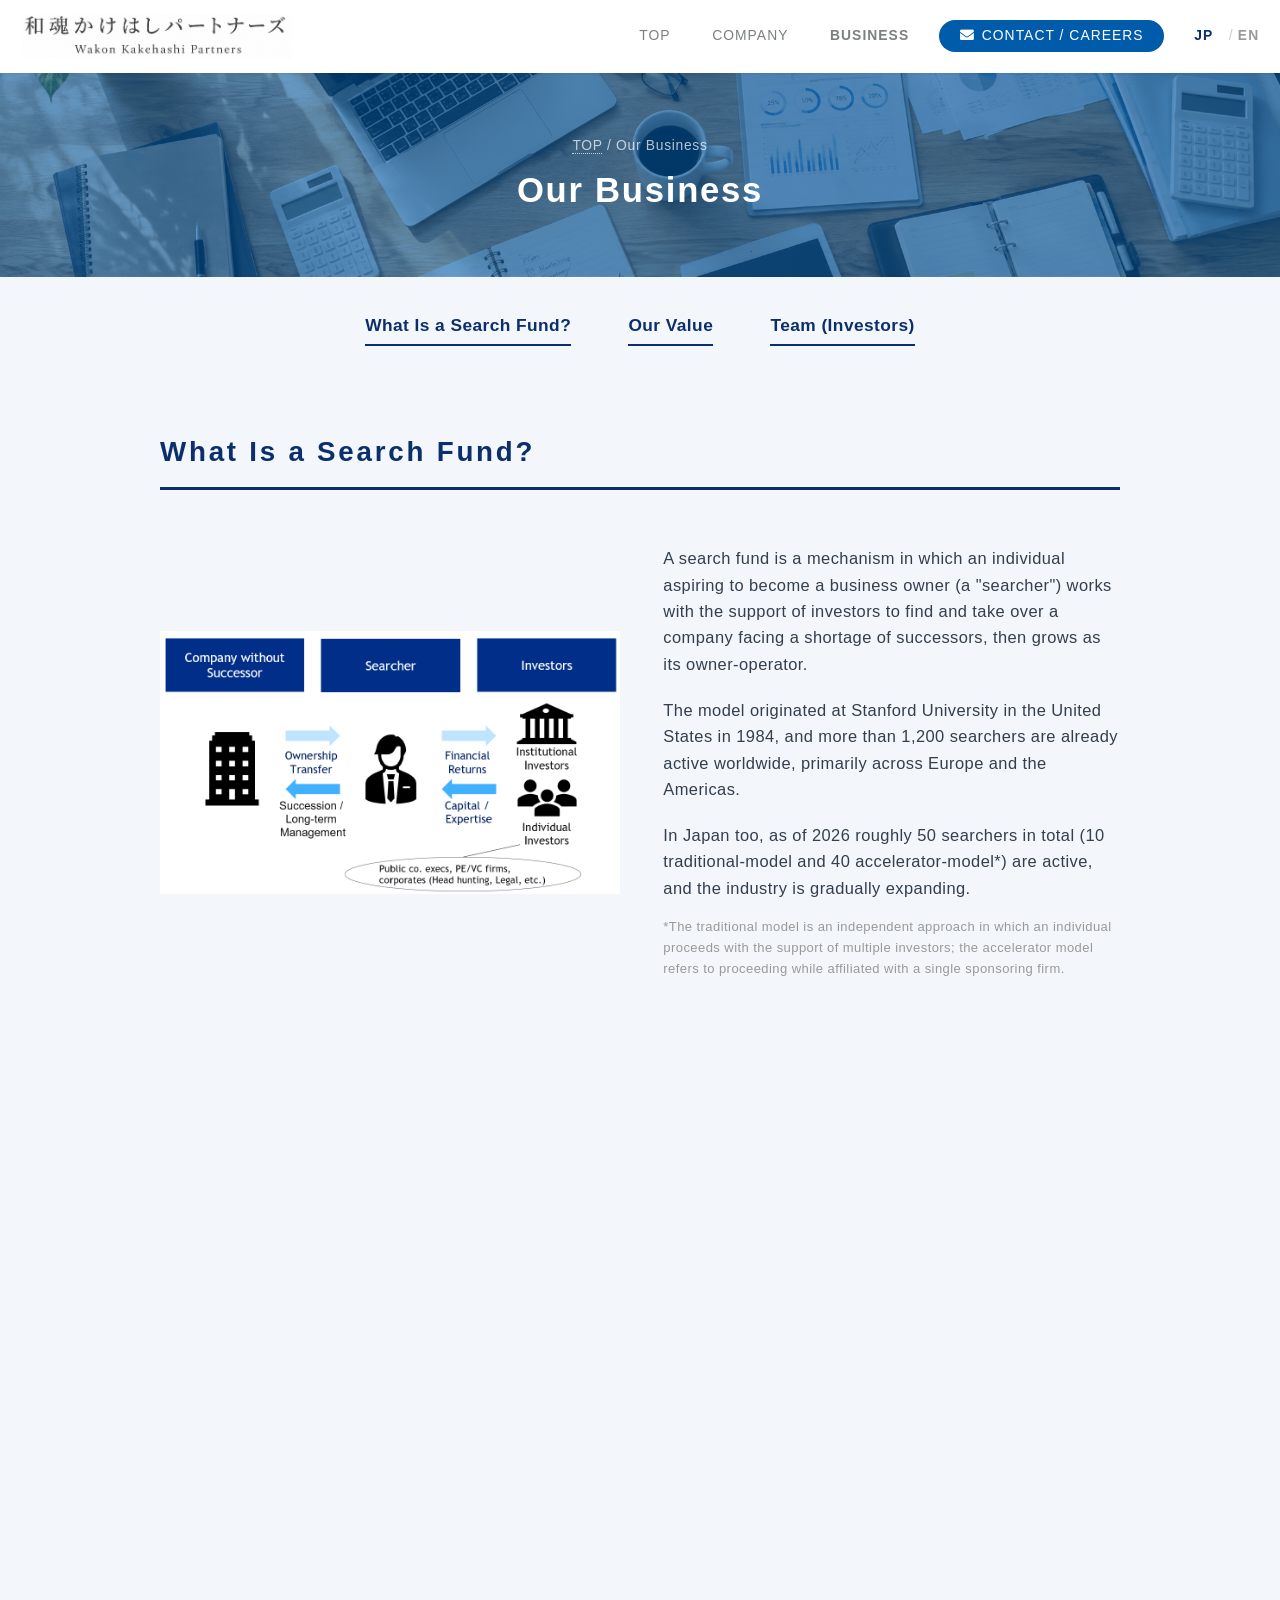
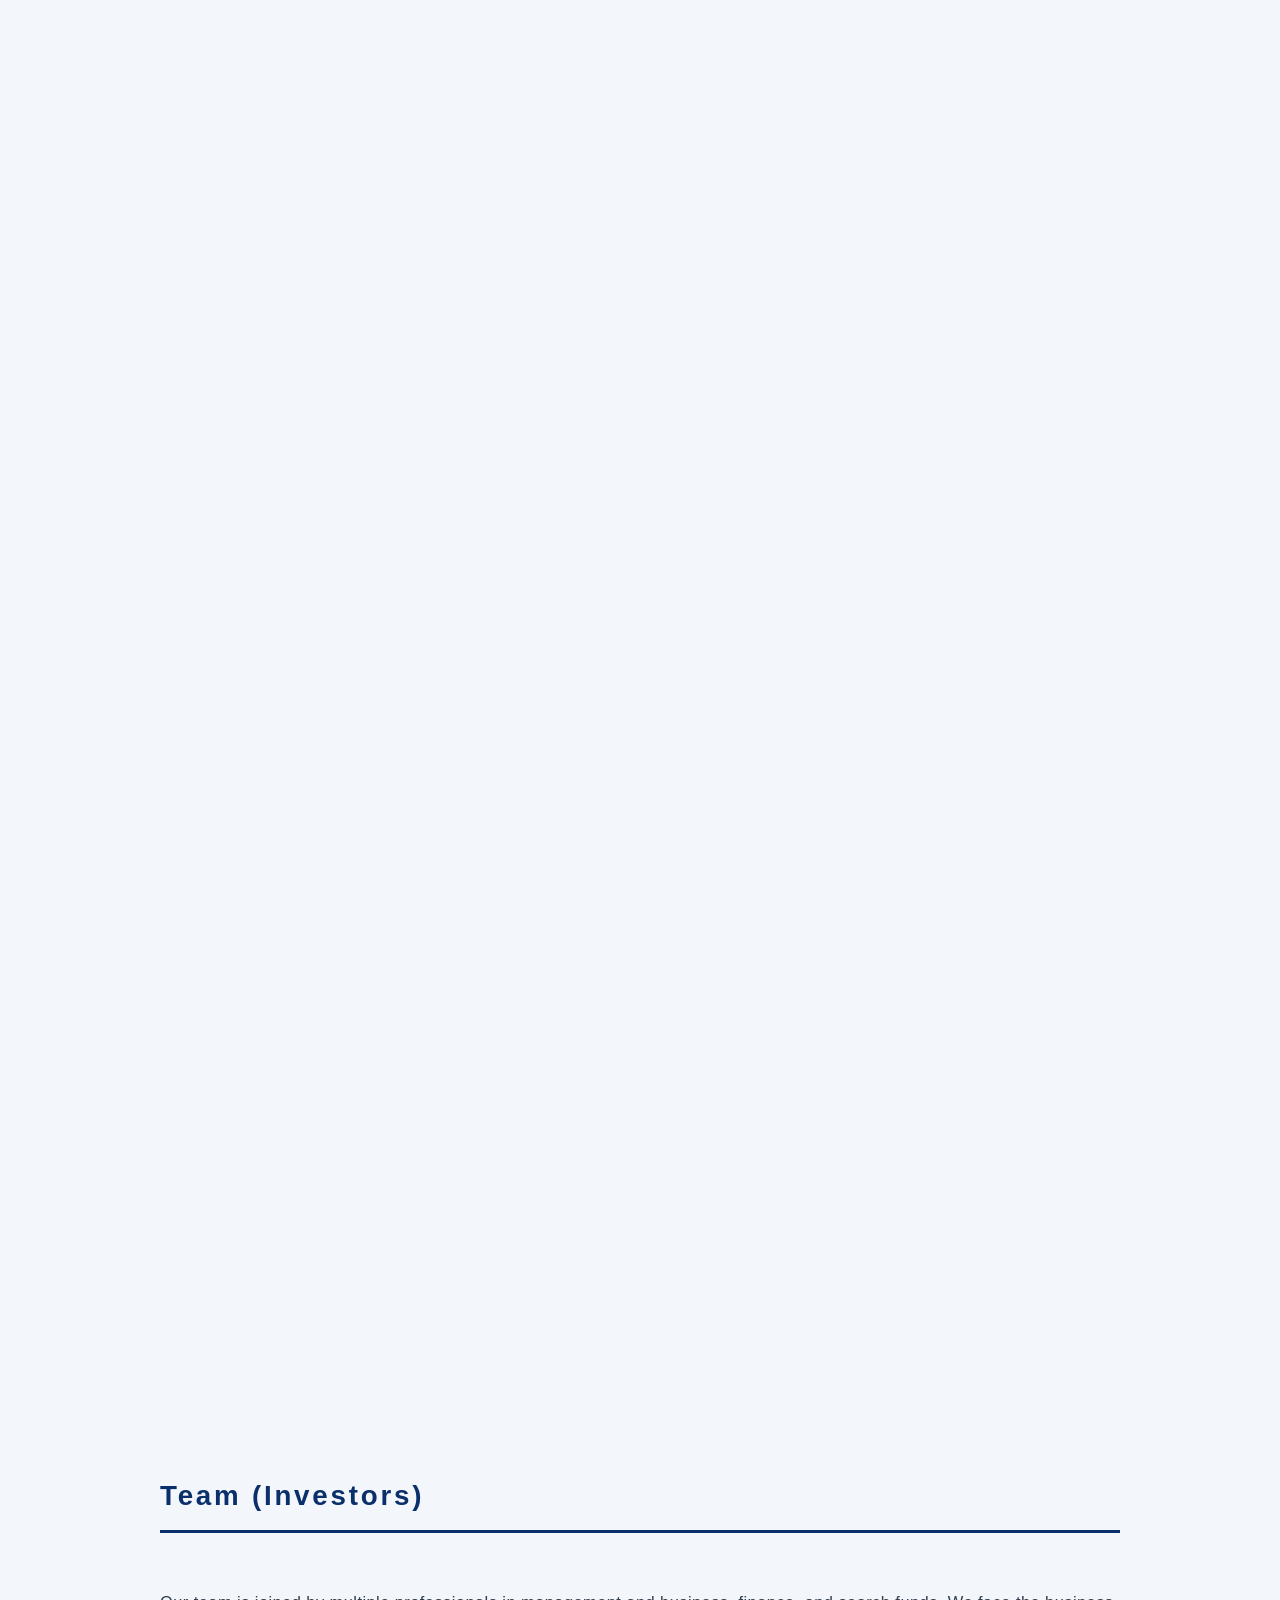
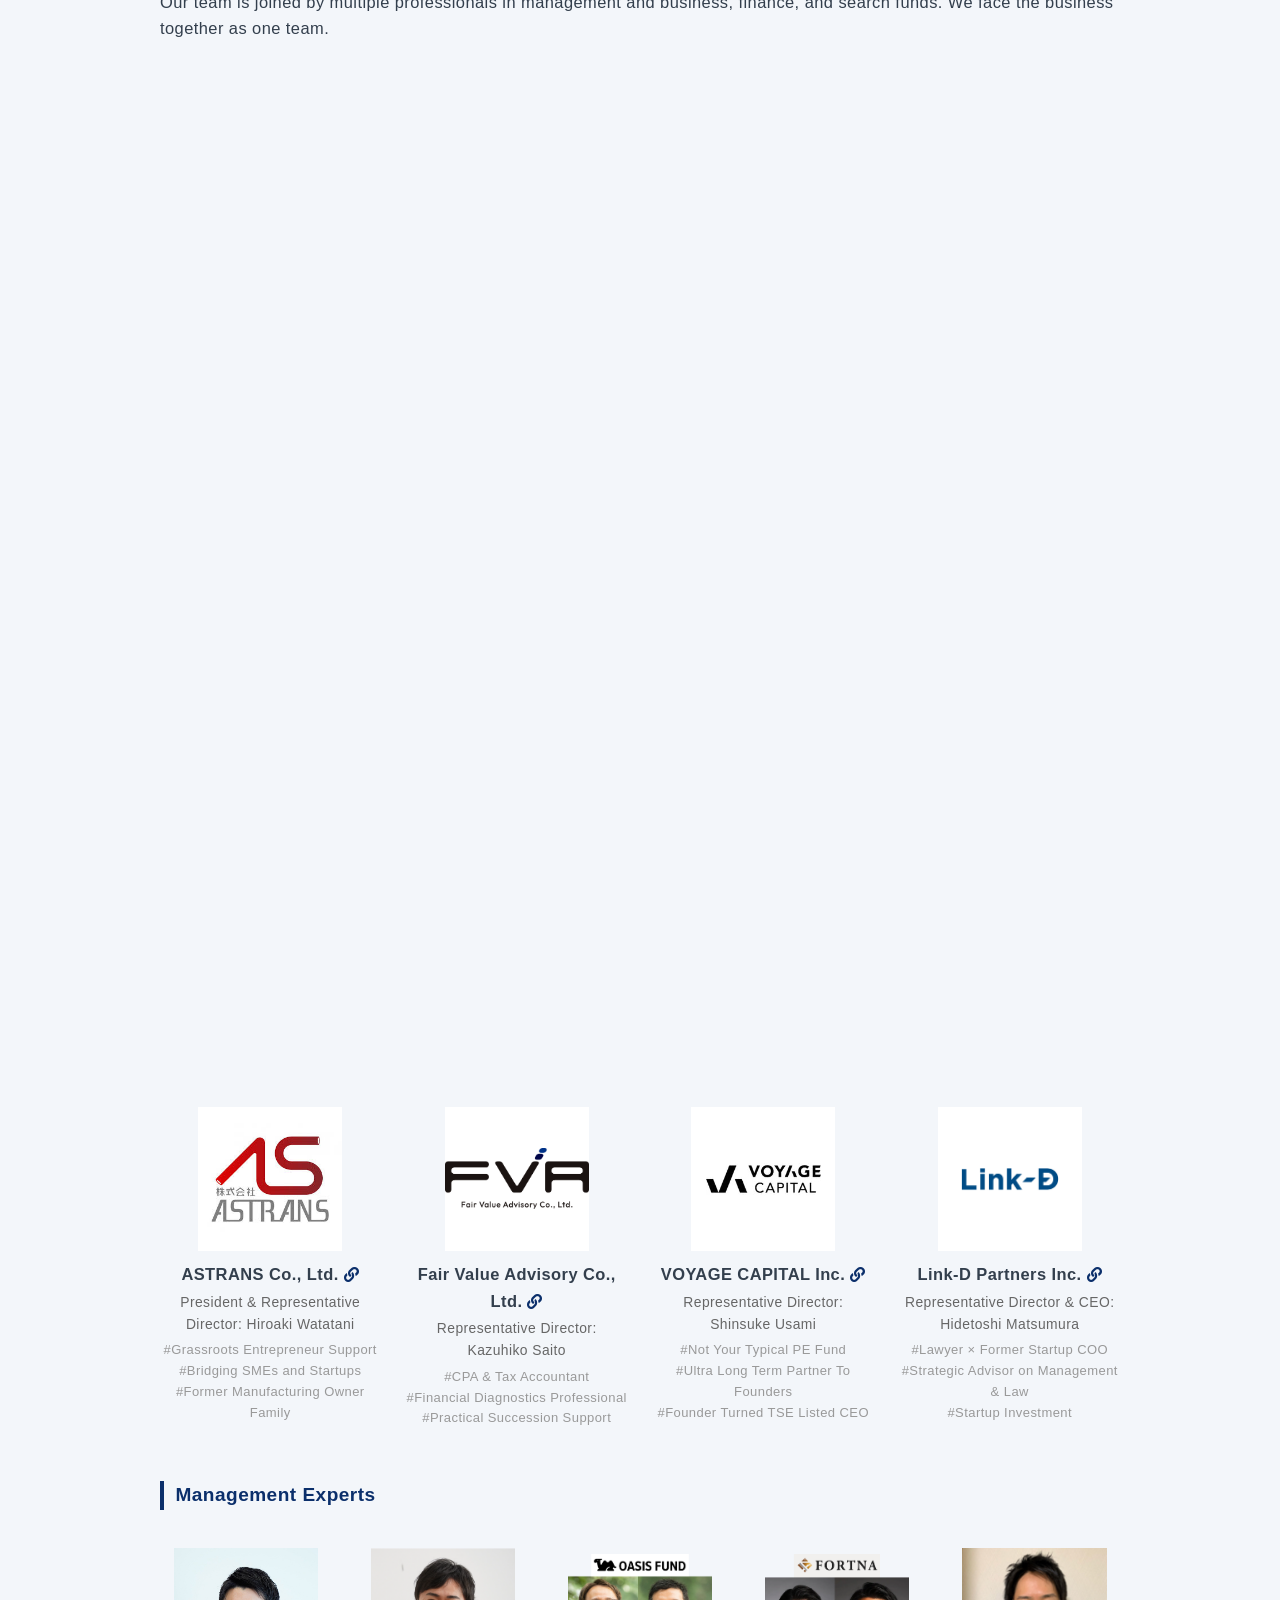
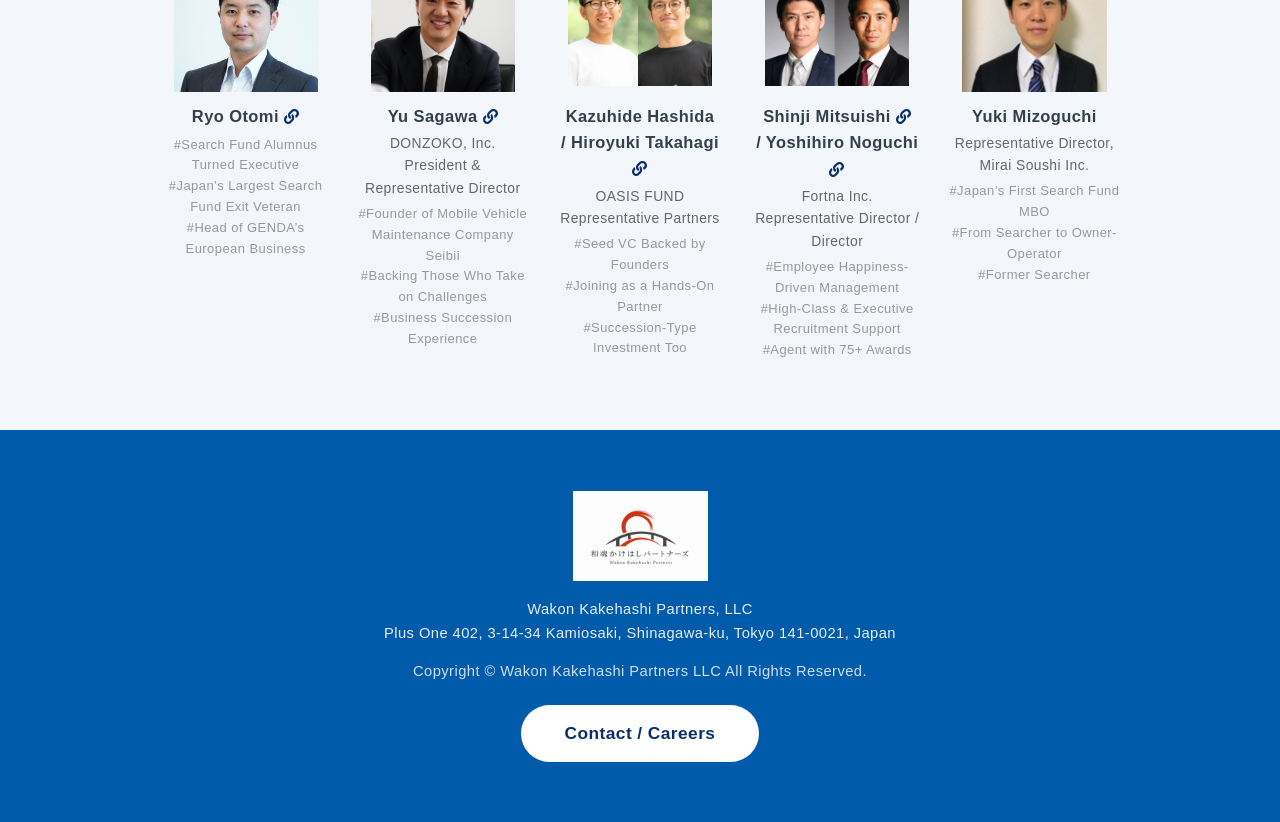
<file: business-en.html>
<!DOCTYPE HTML>
<!--
	Twenty by HTML5 UP
	html5up.net | @ajlkn
	Free for personal and commercial use under the CCA 3.0 license (html5up.net/license)
-->
<html lang="en">
	<head>
		<title>Our Business | Wakon Kakehashi Partners</title>
		<meta name="robots" content="noindex, nofollow" />
		<meta name="description" content="Our business at Wakon Kakehashi Partners: what a search fund is, the value we provide, and our team of investors." />
		<meta property="og:site_name" content="Wakon Kakehashi Partners" />
		<meta property="og:type" content="website" />
		<meta property="og:title" content="Our Business | Wakon Kakehashi Partners" />
		<meta property="og:description" content="Our business at Wakon Kakehashi Partners: what a search fund is, the value we provide, and our team of investors." />
		<meta property="og:url" content="https://www.wakon-kp.com/business-en.html" />
		<meta property="og:image" content="https://www.wakon-kp.com/images/corp%20logo.png" />
		<link rel="canonical" href="https://www.wakon-kp.com/business-en.html" />
		<script type="application/ld+json">
		{
			"@context": "https://schema.org",
			"@type": "Organization",
			"name": "Wakon Kakehashi Partners",
			"alternateName": "和魂かけはしパートナーズ",
			"url": "https://www.wakon-kp.com/business-en.html",
			"logo": "https://www.wakon-kp.com/images/corp%20logo.png",
			"founder": {
				"@type": "Person",
				"name": "Kazuaki Yoshikawa",
				"alternateName": "吉川和明",
				"jobTitle": "Representative",
				"image": "https://www.wakon-kp.com/images/yoshikawa-kazuaki.png"
			}
		}
		</script>
		<meta charset="utf-8" />
		<meta name="viewport" content="width=device-width, initial-scale=1, user-scalable=no" />
		<link rel="stylesheet" href="assets/css/main.css" />
		<link rel="stylesheet" href="assets/css/fontawesome-all.min.css" />
		<link rel="preconnect" href="https://fonts.googleapis.com" />
		<link rel="preconnect" href="https://fonts.gstatic.com" crossorigin />
		<link href="https://fonts.googleapis.com/css2?family=Noto+Serif+JP:wght@400;600;900&display=swap" rel="stylesheet" />
		<link rel="icon" type="image/png" href="images/favicon.png" />
		<noscript><link rel="stylesheet" href="assets/css/noscript.css" /></noscript>
		<style>
			html {
				scroll-behavior: smooth;
			}
			* {
				font-family: 'Meiryo UI', 'Meiryo', sans-serif !important;
			}
			.banner-slide {
				position: absolute;
				inset: 0;
				background-size: cover;
				background-position: center;
				background-repeat: no-repeat;
				will-change: transform, opacity;
				animation-play-state: paused;
			}
			.banner-slide { opacity: 0; }
			.banner-slide-1 { opacity: 1; }
			#banner.slideshow-active .banner-slide {
				animation-play-state: running;
			}
			.banner-slide-1 { animation: bannerFade1 16s ease-in-out infinite paused, bannerZoom1 16s ease-in-out infinite paused; }
			.banner-slide-2 { animation: bannerFade2 16s ease-in-out infinite paused, bannerZoom2 16s ease-in-out infinite paused; }
			.banner-slide-3 { animation: bannerFade3 16s ease-in-out infinite paused, bannerZoom3 16s ease-in-out infinite paused; }
			.banner-slide-4 { animation: bannerFade4 16s ease-in-out infinite paused, bannerZoom4 16s ease-in-out infinite paused; }
			@keyframes bannerFade1 { 0% { opacity: 1; } 20.3125% { opacity: 1; } 25% { opacity: 0; } 95.3125% { opacity: 0; } 100% { opacity: 1; } }
			@keyframes bannerFade2 { 0% { opacity: 0; } 20.3125% { opacity: 0; } 25% { opacity: 1; } 45.3125% { opacity: 1; } 50% { opacity: 0; } 100% { opacity: 0; } }
			@keyframes bannerFade3 { 0% { opacity: 0; } 45.3125% { opacity: 0; } 50% { opacity: 1; } 70.3125% { opacity: 1; } 75% { opacity: 0; } 100% { opacity: 0; } }
			@keyframes bannerFade4 { 0% { opacity: 0; } 70.3125% { opacity: 0; } 75% { opacity: 1; } 95.3125% { opacity: 1; } 100% { opacity: 0; } }
			@keyframes bannerZoom1 { 0% { transform: scale(1); } 20.3125% { transform: scale(1.05); } 100% { transform: scale(1); } }
			@keyframes bannerZoom2 { 0% { transform: scale(1.05); } 25% { transform: scale(1.05); } 50% { transform: scale(1); } 100% { transform: scale(1); } }
			@keyframes bannerZoom3 { 0% { transform: scale(1); } 50% { transform: scale(1); } 75% { transform: scale(1.05); } 100% { transform: scale(1.05); } }
			@keyframes bannerZoom4 { 0% { transform: scale(1.05); } 75% { transform: scale(1.05); } 100% { transform: scale(1); } }
			.reveal-on-scroll {
				opacity: 0;
				transform: translateY(40px);
				transition: opacity 0.8s ease-out, transform 0.8s ease-out;
			}
			.reveal-on-scroll.is-visible {
				opacity: 1;
				transform: translateY(0);
			}
			p {
				line-height: 1.6 !important;
			}
			@media screen and (max-width: 840px) {
				p {
					text-align: left !important;
				}
				p.text-center {
					text-align: center !important;
				}
				.greet-row {
					gap: 1.5em !important;
				}
				.greet-sticky-photo {
					position: static !important;
					height: 260px !important;
				}
				.greet-sticky-photo img {
					object-position: center 15% !important;
					-webkit-mask-image: none !important;
					mask-image: none !important;
				}
				.greet-overlay-text {
					background: none !important;
					padding: 1.5em 0 0 0 !important;
					margin-top: 1em !important;
				}
				.career-history-box {
					margin-left: -0.5cm !important;
					margin-right: -0.5cm !important;
					padding-left: 0.5cm !important;
					padding-right: 0.5cm !important;
				}
				.en-msg-card {
					margin-left: -0.5cm !important;
					margin-right: -0.5cm !important;
				}
				.en-msg-textcol {
					padding: 2em 0.5cm !important;
				}
				.career-history-box li {
					flex-direction: column !important;
				}
				.career-history-box li > span:first-child {
					width: auto !important;
					margin-bottom: 0.2em !important;
					font-weight: 700 !important;
				}
				#header nav#nav {
					display: none !important;
				}
				#header {
					justify-content: flex-start !important;
					padding-left: 60px !important;
				}
				.container {
					padding-left: 0.5cm !important;
					padding-right: 0.5cm !important;
				}
				#banner .inner {
					padding: 1.5em !important;
					box-sizing: border-box !important;
				}
				#banner .inner > div {
					flex-direction: column !important;
					align-items: flex-start !important;
					gap: 1em !important;
				}
				#banner img {
					max-width: 60% !important;
					max-height: 130px !important;
				}
				#banner h2 {
					font-size: 1.5em !important;
					overflow-wrap: break-word !important;
					word-break: break-word !important;
				}
				#banner p {
					font-size: 1em !important;
				}
				.value-card {
					grid-template-columns: 1fr !important;
					grid-template-areas: "title" "img" "desc" !important;
				}
			}
			@media screen and (max-width: 840px) {
				.team-grid {
					grid-template-columns: repeat(2, 1fr) !important;
				}
			}
			.team-card {
				cursor: pointer;
				text-align: left;
			}
			.team-photo-placeholder {
				width: 100%;
				aspect-ratio: 1 / 1;
				display: flex;
				align-items: center;
				justify-content: center;
				margin: 0;
				padding: 2.2em;
				box-sizing: border-box;
				transition: opacity 0.2s ease-out;
			}
			.team-photo-placeholder img {
				object-fit: contain !important;
			}
			@media screen and (min-width: 841px) {
				.team-grid-5 {
					container-type: inline-size;
				}
				.team-grid-5 .team-photo-placeholder {
					padding: 0.8em;
					padding: calc(2.1625em - 100cqw / 40);
					margin: calc(0.0375em + 100cqw / 40) 0;
				}
				.team-grid-5 .team-tags span {
					display: inline-block;
					white-space: normal !important;
					word-break: normal;
					overflow-wrap: anywhere;
				}
			}
			.team-card:hover .team-photo-placeholder {
				opacity: 0.8;
			}
			.team-name {
				margin: 0;
				font-weight: 700;
				color: #333f4d;
				font-size: 0.95em;
			}
			.team-title {
				margin: 0.2em 0 0 0;
				color: #666;
				font-size: 0.8em;
			}
			.team-tags {
				margin: 0.4em 0 0 0;
				color: #999;
				font-size: 0.75em;
				line-height: 1.6;
				word-break: normal;
			}
			.team-category {
				text-transform: none;
				margin: 0;
				font-size: 1.1em;
				font-weight: 700;
				color: #0B2F6B;
				border-left: solid 4px #0B2F6B;
				padding-left: 0.6em;
			}
			.team-modal-overlay {
				display: none;
				position: fixed;
				top: 73px;
				left: 0;
				right: 0;
				bottom: 0;
				background: rgba(10, 20, 40, 0.6);
				z-index: 1000;
				align-items: center;
				justify-content: center;
				padding: 1.5em;
			}
			.team-modal-overlay.is-open {
				display: flex;
			}
			.team-modal-box {
				background: #fff;
				max-width: 640px;
				width: 100%;
				max-height: calc(100vh - 73px - 3em);
				overflow-y: auto;
				border-radius: 12px;
				padding: 3em;
				position: relative;
				text-align: center;
			}
			.team-modal-close {
				min-width: 0;
				-webkit-appearance: none;
				appearance: none;
				position: sticky;
				top: -1.3em;
				letter-spacing: 0;
				text-indent: 0;
				z-index: 2;
				display: block;
				width: 1.6em;
				height: 1.6em;
				margin: -1.3em auto -0.3em auto;
				padding: 0;
				border: none;
				border-radius: 50%;
				background: rgba(255, 255, 255, 0.92);
				box-shadow: 0 1px 4px rgba(0, 0, 0, 0.15);
				font-size: 1.5em;
				line-height: 1.6em;
				text-align: center;
				color: transparent;
				overflow: hidden;
				cursor: pointer;
			}
			/* ×はフォントによって上下にずれるため、2本の線で描いて中央に置く */
			.team-modal-close::before, .team-modal-close::after {
				content: "";
				position: absolute;
				top: 50%;
				left: 50%;
				width: 0.7em;
				height: 2px;
				background: #999;
				border-radius: 1px;
				transform: translate(-50%, -50%) rotate(45deg);
			}
			.team-modal-close::after {
				transform: translate(-50%, -50%) rotate(-45deg);
			}
			.team-modal-photo {
				width: 160px;
				aspect-ratio: 1 / 1;
				display: flex;
				align-items: center;
				justify-content: center;
				flex-shrink: 0;
				box-sizing: border-box;
			}
			@media screen and (max-width: 840px) {
				.team-grid {
					grid-template-columns: repeat(2, minmax(0, 1fr)) !important;
				}
				.team-card {
					min-width: 0;
				}
				.team-name, .team-title {
					overflow-wrap: anywhere;
				}
				.team-tags span {
					white-space: normal !important;
					display: inline-block;
					overflow-wrap: anywhere;
				}
				.team-category {
					font-size: 1em;
				}
				.team-name {
					font-size: 0.82em;
				}
				.team-title {
					font-size: 0.7em;
				}
				.team-tags {
					font-size: 0.66em;
				}
				#team-modal-name {
					font-size: 1.05em !important;
				}
				#team-modal-title {
					font-size: 0.78em !important;
				}
				#team-modal-tags {
					font-size: 0.7em !important;
				}
				#team-modal-history, #team-modal-philosophy, #team-modal-track, #team-modal-searchfund {
					font-size: 0.8em !important;
				}
			}
			.team-tags span {
				display: inline-block;
				overflow-wrap: anywhere;
			}
			/* ロゴ枠を常に正方形に固定（iOS Safariで画像に引っぱられて縦長になるのを防ぐ） */
			.team-photo-placeholder {
				overflow: hidden;
				min-height: 0;
			}
			/* 国旗の基準枠を、ロゴ画像と同じ正方形に固定 */
			.team-photo-placeholder > span {
				width: 100% !important;
				height: auto !important;
				aspect-ratio: 1 / 1;
				flex: none;
			}
			/* iOS Safariで枠が縦長になるため、枠ではなく中の画像側を正方形にする（枠は余白を付けるだけ） */
			.team-photo-placeholder {
				aspect-ratio: auto !important;
				height: auto !important;
			}
			.team-photo-placeholder > img {
				width: 100% !important;
				height: auto !important;
				aspect-ratio: 1 / 1;
				flex: none;
			}
			.team-photo-placeholder > span > img {
				position: absolute;
				top: 0;
				left: 0;
				width: 100% !important;
				height: 100% !important;
			}
			/* スマホ：1列・ロゴ左／文字右の横並び */
			@media screen and (max-width: 840px) {
				.team-grid, .team-grid-5 {
					grid-template-columns: minmax(0, 1fr) !important;
					gap: 1.8em !important;
				}
				.team-card {
					display: grid;
					grid-template-columns: 40% minmax(0, 1fr);
					column-gap: 1em;
					align-items: start;
					align-content: start;
				}
				.team-card > .team-photo-placeholder {
					grid-column: 1;
					grid-row: 1 / span 4;
					align-self: start;
					height: auto;
					padding: 0.7em !important;
					margin: 0 !important;
				}
				.team-card > p {
					grid-column: 2;
				}
				.team-photo-placeholder svg {
					width: 24px;
					height: 16px;
					top: 4px !important;
					left: 4px !important;
				}
				.team-category {
					font-size: 1.1em;
					margin-bottom: 0.8em !important;
				}
				.team-name {
					font-size: 1em;
				}
				.team-title {
					font-size: 0.85em;
				}
				.team-tags {
					font-size: 0.78em;
					word-break: normal;
				}
				.team-tags span {
					word-break: normal;
					overflow-wrap: anywhere;
				}
				.team-tags .tag-chunk, #team-modal-tags .tag-chunk {
					display: inline-block;
					max-width: 100%;
					word-break: keep-all;
					overflow-wrap: anywhere;
				}
				#team-modal-tags > span {
					white-space: normal !important;
					display: inline-block;
					max-width: 100%;
				}
			}
			/* TOPを開いたときの社名ロゴのイントロ（スクリプトが html に intro-on を付けたときだけ表示） */
			#intro-splash {
				display: none;
				position: fixed;
				top: 0;
				left: 0;
				right: 0;
				bottom: 0;
				z-index: 99999;
				background: #F5DDDD;
				align-items: center;
				justify-content: center;
			}
			html.intro-on #intro-splash {
				display: flex;
			}
			html.intro-on body {
				overflow: hidden;
			}
			#intro-splash .intro-inner {
				position: relative;
				width: 62vw;
				max-width: 420px;
				transition: opacity 0.7s ease, transform 0.9s ease;
			}
			#intro-splash .intro-inner img {
				display: block;
				width: 100%;
			}
			/* ① 橋と社名：ふわっと浮かび上がる */
			#intro-splash .intro-base {
				opacity: 0;
				transform: translateY(14px);
				transition: opacity 1.4s ease, transform 1.6s ease;
			}
			#intro-splash.is-show .intro-base {
				opacity: 1;
				transform: translateY(0);
			}
			/* ② 太陽：筆の流れに沿って時計回りにくるっと描かれる（描画はスクリプトで制御） */
			#intro-splash .intro-sun {
				position: absolute;
				top: 0;
				left: 0;
				opacity: 0;
				transform-origin: 47.4% 27.2%;
				transform: rotate(-50deg) scale(0.85);
				transition: transform 1.5s cubic-bezier(0.22, 1, 0.36, 1);
			}
			#intro-splash.is-sun .intro-sun {
				opacity: 1;
				transform: rotate(0) scale(1);
			}
			/* テンプレートは strong を太字にしない（400）ため、投資家紹介の強調はしっかり太くする */
			#team strong, .team-modal-box strong {
				font-weight: 700;
			}
			/* カード一覧（PC）：名前・肩書・ハッシュタグを中央揃えにし、画像と名前の間を詰める。スマホ（横並び）は従来どおり */
			@media screen and (min-width: 841px) {
				.team-card .team-name,
				.team-card .team-title,
				.team-card .team-tags {
					text-align: center !important;
				}
				.team-card .team-photo-placeholder {
					padding-bottom: 0.6em !important;
					margin-bottom: 0 !important;
				}
			}
		</style>
	</head>
	<body class="is-preload">
		<div id="page-wrapper">

			<!-- Header -->
				<header id="header" style="display: flex; align-items: center; justify-content: space-between;">
					<img src="images/corp logo 2.png" alt="Wakon Kakehashi Partners" style="max-height: 45px; display: block;">
					<nav id="nav" style="position: static; top: auto; right: auto;">
						<ul style="margin: 0;">
							<li><a href="english.html">TOP</a></li>
							<li><a href="company-en.html">Company</a></li>
							<li class="current"><a href="business-en.html">Business</a></li>
							<li><a href="contact-en.html" style="display: inline-flex; align-items: center; gap: 0.5em; background: #005BAA; color: #fff; padding: 0.6em 1.4em; border-radius: 999px; border-bottom: none;"><span class="icon solid fa-envelope" style="color: #fff;"></span>Contact / Careers</a></li>
							<li><a href="index.html" style="color: #0B2F6B; font-weight: 700;">JP</a><span style="color: #ccc; margin: 0 0.3em;">/</span><span style="color: #999; font-weight: 700;">EN</span></li>
						</ul>
					</nav>
				</header>

			<!-- Page Hero -->
				<section style="margin-top: 73px; padding: 3.5em 1.5em; background: linear-gradient(rgba(0, 91, 170, 0.6), rgba(0, 91, 170, 0.6)), url('images/ヘッダー２.png'); background-size: cover; background-position: center; color: #fff; text-align: center;">
					<p style="margin: 0 0 0.6em 0; font-size: 0.8em; opacity: 0.7; letter-spacing: 0.05em;"><a href="english.html" style="color: #fff; text-decoration: none;">TOP</a> / Our Business</p>
					<h1 style="margin: 0; font-size: 2em; font-weight: 900; letter-spacing: 0.05em; text-transform: none;">Our Business</h1>
				</section>

			<!-- Anchor Nav -->
				<section class="container anchor-nav" style="padding: 2em 0 1em 0; text-align: center;">
					<a href="#searchfund" style="display: inline-block; margin: 0 1.5em; color: #0B2F6B; font-weight: 700; text-decoration: none; border-bottom: solid 2px #0B2F6B; padding-bottom: 0.2em;">What Is a Search Fund?</a>
					<a href="#value" style="display: inline-block; margin: 0 1.5em; color: #0B2F6B; font-weight: 700; text-decoration: none; border-bottom: solid 2px #0B2F6B; padding-bottom: 0.2em;">Our Value</a>
					<a href="#team" style="display: inline-block; margin: 0 1.5em; color: #0B2F6B; font-weight: 700; text-decoration: none; border-bottom: solid 2px #0B2F6B; padding-bottom: 0.2em;">Team (Investors)</a>
				</section>

			<!-- Search Fund -->
				<section id="searchfund" class="container reveal-on-scroll" style="padding: 3em 0 1em 0;">
					<h2 style="font-size: 1.6em; font-weight: 900; color: #0B2F6B; border-bottom: solid 3px #0B2F6B; padding-top: 0.6em; padding-bottom: 0.5em; margin: 0 0 2em 0; text-transform: none; position: sticky; top: 73px; background: #f3f6fa; z-index: 5;">What Is a Search Fund?</h2>
					<div style="display: flex; flex-wrap: wrap; align-items: center; gap: 2.5em;">
						<img src="images/Scheme Diagram.png" alt="How a search fund works" style="flex: 1 1 380px; display: block; width: 100%; max-width: 460px; height: auto;">
						<div style="flex: 1 1 380px;">
							<p style="color: #333f4d; line-height: 2; margin: 0 0 1.2em 0; font-size: 0.95em;">A search fund is a mechanism in which an individual aspiring to become a business owner (a "searcher") works with the support of investors to find and take over a company facing a shortage of successors, then grows as its owner-operator.</p>
							<p style="color: #333f4d; line-height: 2; margin: 0 0 1.2em 0; font-size: 0.95em;">The model originated at Stanford University in the United States in 1984, and more than 1,200 searchers are already active worldwide, primarily across Europe and the Americas.</p>
							<p style="color: #333f4d; line-height: 2; margin: 0 0 1em 0; font-size: 0.95em;">In Japan too, as of 2026 roughly 50 searchers in total (10 traditional-model and 40 accelerator-model*) are active, and the industry is gradually expanding.</p>
							<p style="color: #999; line-height: 1.8; margin: 0; font-size: 0.75em;">*The traditional model is an independent approach in which an individual proceeds with the support of multiple investors; the accelerator model refers to proceeding while affiliated with a single sponsoring firm.</p>
						</div>
					</div>
				</section>

			<!-- Our Value -->
				<section id="value" class="container reveal-on-scroll" style="padding: 1em 0 1em 0;">
					<h2 style="font-size: 1.6em; font-weight: 900; color: #0B2F6B; border-bottom: solid 3px #0B2F6B; padding-top: 0.6em; padding-bottom: 0.5em; margin: 0 0 3em 0; text-transform: none; position: sticky; top: 73px; background: #f3f6fa; z-index: 5;">Our Value</h2>

					<!-- Value 01 -->
					<div class="value-card" style="display: grid; grid-template-columns: 1fr 1fr; grid-template-areas: 'title img' 'desc img'; align-items: center; gap: 1em 3em; margin-bottom: 4em;">
						<div style="grid-area: title; display: flex; align-items: flex-start; gap: 1em;">
							<div style="position: relative; width: 50px; height: 72px; flex-shrink: 0; background: #0B2F6B; clip-path: polygon(0 0, 100% 0, 100% 55%, 0 100%);">
								<span style="position: absolute; top: 0.15em; left: 0; width: 100%; text-align: center; color: #fff; font-size: 1.7em; font-weight: 900;">01</span>
							</div>
							<h3 style="margin: 0.35em 0 0 0; font-size: 1.3em; font-weight: 900; color: #222; text-transform: none;">Business Succession With a Familiar Face</h3>
						</div>
						<img src="images/価値１.jpg" alt="Business succession with a familiar face" style="grid-area: img; width: 100%; max-width: 480px; aspect-ratio: 4 / 3; object-fit: cover; display: block;">
						<div style="grid-area: desc;">
							<p style="margin: 0 0 1em 0; color: #333f4d; line-height: 1.9; font-size: 0.9em;">We commit fully and responsibly to just one company.</p>
							<p style="margin: 0 0 1em 0; color: #333f4d; line-height: 1.9; font-size: 0.9em;">In business succession led by operating companies or PE funds, it is common for the successor management to be hired only after the deal itself has been decided.</p>
							<p style="margin: 0; color: #333f4d; line-height: 1.9; font-size: 0.9em;">At our firm, our representative, Yoshikawa, personally commits his career as the successor, dedicating himself to the management of a single promising company. We carefully inherit the precious company and the vision the owner has built, and devote ourselves fully to its management.</p>
						</div>
					</div>

					<!-- Value 02 -->
					<div class="value-card" style="display: grid; grid-template-columns: 1fr 1fr; grid-template-areas: 'img title' 'img desc'; align-items: center; gap: 1em 3em; margin-bottom: 4em;">
						<img src="images/価値２.png" alt="Management That Plans — and Rolls Up Its Sleeves" style="grid-area: img; width: 100%; max-width: 480px; aspect-ratio: 4 / 3; object-fit: cover; display: block;">
						<div style="grid-area: title; display: flex; align-items: flex-start; gap: 1em;">
							<div style="position: relative; width: 50px; height: 72px; flex-shrink: 0; background: #0B2F6B; clip-path: polygon(0 0, 100% 0, 100% 55%, 0 100%);">
								<span style="position: absolute; top: 0.15em; left: 0; width: 100%; text-align: center; color: #fff; font-size: 1.7em; font-weight: 900;">02</span>
							</div>
							<h3 style="margin: 0.35em 0 0 0; font-size: 1.3em; font-weight: 900; color: #222; text-transform: none;">Management That Plans — and Rolls Up Its Sleeves</h3>
						</div>
						<div style="grid-area: desc;">
							<p style="margin: 0 0 1em 0; color: #333f4d; line-height: 1.9; font-size: 0.9em;">We don't just draw up plans — we roll up our sleeves and deliver results ourselves.</p>
							<p style="margin: 0 0 1em 0; color: #333f4d; line-height: 1.9; font-size: 0.9em;">Our representative has experience not only in formulating mid-term management plans and launching new businesses, but also in extensive hands-on execution in the field.</p>
							<p style="margin: 0 0 1em 0; color: #333f4d; line-height: 1.9; font-size: 0.9em;">Working together with clients on new products we co-developed, we jointly drove sales and generated revenue in the hundreds of millions of yen.<br>We used IT to improve operating processes across nearly 600 stores in Japan and the U.S., working side by side with local staff through to full adoption, achieving cost savings in the hundreds of millions of yen.<br>We also supported the management transition of an SME (a caregiving provider) facing a successor shortage, jointly conducting hands-on training for junior employees through to full adoption.</p>
							<p style="margin: 0; color: #333f4d; line-height: 1.9; font-size: 0.9em;">With this end-to-end execution capability, we approach post-succession management standing on the same level as every employee.</p>
						</div>
					</div>

					<!-- Value 03 -->
					<div class="value-card" style="display: grid; grid-template-columns: 1fr 1fr; grid-template-areas: 'title img' 'desc img'; align-items: center; gap: 1em 3em; margin-bottom: 4em;">
						<div style="grid-area: title; display: flex; align-items: flex-start; gap: 1em;">
							<div style="position: relative; width: 50px; height: 72px; flex-shrink: 0; background: #0B2F6B; clip-path: polygon(0 0, 100% 0, 100% 55%, 0 100%);">
								<span style="position: absolute; top: 0.15em; left: 0; width: 100%; text-align: center; color: #fff; font-size: 1.7em; font-weight: 900;">03</span>
							</div>
							<h3 style="margin: 0.35em 0 0 0; font-size: 1.3em; font-weight: 900; color: #222; text-transform: none;">New Service Development and Customer Growth</h3>
						</div>
						<img src="images/価値３.jpg" alt="New Service Development and Customer Growth" style="grid-area: img; width: 100%; max-width: 480px; aspect-ratio: 4 / 3; object-fit: cover; display: block;">
						<div style="grid-area: desc;">
							<p style="margin: 0 0 1em 0; color: #333f4d; line-height: 1.9; font-size: 0.9em;">While valuing our existing customers, we build new pillars of revenue.</p>
							<p style="margin: 0 0 1em 0; color: #333f4d; line-height: 1.9; font-size: 0.9em;">We have driven new customer acquisition through IT-enabled planning and execution of new products and services, as well as data-driven marketing initiatives.</p>
							<p style="margin: 0; color: #333f4d; line-height: 1.9; font-size: 0.9em;">Building on the trust we have earned with existing customers, we uncover new business opportunities and turn them into real growth in the company's revenue.</p>
						</div>
					</div>

					<!-- Value 04 -->
					<div class="value-card" style="display: grid; grid-template-columns: 1fr 1fr; grid-template-areas: 'img title' 'img desc'; align-items: center; gap: 1em 3em;">
						<img src="images/価値４.png" alt="Backed by a Team of Diverse Experience" style="grid-area: img; width: 100%; max-width: 480px; aspect-ratio: 4 / 3; object-fit: cover; display: block;">
						<div style="grid-area: title; display: flex; align-items: flex-start; gap: 1em;">
							<div style="position: relative; width: 50px; height: 72px; flex-shrink: 0; background: #0B2F6B; clip-path: polygon(0 0, 100% 0, 100% 55%, 0 100%);">
								<span style="position: absolute; top: 0.15em; left: 0; width: 100%; text-align: center; color: #fff; font-size: 1.7em; font-weight: 900;">04</span>
							</div>
							<h3 style="margin: 0.35em 0 0 0; font-size: 1.3em; font-weight: 900; color: #222; text-transform: none;">Backed by a Team of Diverse Experience</h3>
						</div>
						<div style="grid-area: desc;">
							<p style="margin: 0 0 1em 0; color: #333f4d; line-height: 1.9; font-size: 0.9em;">Our firm was established with the backing of 20 supporters (individuals and entities) across six countries. We approach management not as one person alone, but as a team.</p>
							<p style="margin: 0; color: #333f4d; line-height: 1.9; font-size: 0.9em;">Together with professionals from diverse backgrounds — operating companies, investment firms, business owners — each deeply versed in their industry or specialty, we engage as a team with the company the owner has built.</p>
						</div>
					</div>
				</section>

			<!-- Team -->
				<section id="team" class="container" style="padding: 1em 0 4em 0;">
					<h2 style="font-size: 1.6em; font-weight: 900; color: #0B2F6B; border-bottom: solid 3px #0B2F6B; padding-top: 0.6em; padding-bottom: 0.5em; margin: 0 0 2em 0; text-transform: none; position: sticky; top: 73px; background: #f3f6fa; z-index: 5;">Team (Investors)</h2>
					<p style="color: #333f4d; line-height: 2; margin: 0 0 2em 0; font-size: 0.95em;">Our team is joined by multiple professionals in management and business, finance, and search funds. We face the business together as one team.</p>

					<h3 class="team-category reveal-on-scroll">International Investors</h3>
					<div class="team-grid team-grid-5" style="display: grid; grid-template-columns: repeat(5, 1fr); gap: 2.5em 1.5em; margin-bottom: 3em;">
						<div class="team-card reveal-on-scroll" data-name="Ambit Partners" data-url="https://www.ambit.partners/" data-title="Co-Founders: Rob LeBlanc / Andrew Locke / Niel Wyma" data-tags="#Multinational Search Fund Investor #Backed 145+ Search Funds in 35 Countries #25+ Acquired Companies" data-img="images/投資家/I-1.ambit.jpg" data-img2="images/投資家/I-2.Rob.jpg" data-history="Ambit Partners is a specialist investor in search funds and entrepreneurial acquisitions, established in 2020 by three co-founders: Rob LeBlanc, Andrew Locke, and Niel Wyma. It began when the three combined search fund investment assets they already held personally with USD 2 million from friends and family to make pilot investments in 24 searchers across 16 countries. Its offices span Canada, South Africa, and France. Its mission is to help ambitious acquisition entrepreneurs buy and grow great businesses." data-philosophy="It has a track record of backing more than 140 search funds across more than 35 countries, and has seen more than 25 companies acquired. Assets under management were USD 100 million as of April 2025 (the total of Fund I, co-investment structures, and Fund II). Fund II closed in April 2025 at its USD 60 million hard cap." data-track="Rob LeBlanc graduated from McGill University and holds an MBA from Harvard Business School. An investor and board member with experience in search funds, entrepreneurial acquisitions, and mid-market growth, he worked in investing, advisory, and entrepreneurial roles in North America, Africa, the Middle East, Asia, and Europe before founding Ambit. He now supports searchers and CEOs from acquisition through long-term value creation, focusing on the Americas and Asia-Pacific. He lives in Vancouver. Andrew Locke graduated from Middlebury College and holds an MBA from INSEAD. He led behavioral economics field studies as a Harvard University researcher, then, after management consulting and a secondment as CEO of a solar power company, led post-investment management for four investment portfolios before founding Ambit. He now oversees ten portfolio companies, mainly in Europe. Niel Wyma is from South Africa and holds an MBA from INSEAD. After serving as a consultant at a Bain &amp; Co spin-out and working at a family office, he joined Rob LeBlanc in 2015 and closed about 30 entrepreneur-led acquisitions in three years. He now supports searchers and CEOs in Africa, Europe, and North America." data-searchfund="At our company, Rob LeBlanc has taken on the role of mentor." onclick="openTeamModal(this)">
							<div class="team-photo-placeholder"><span style="position: relative; display: block; width: 100%; height: 100%;"><img src="images/投資家/I-1.ambit.jpg" alt="Ambit Partners" style="width: 100%; height: 100%; object-fit: cover; display: block; background: #fff;"><svg role="img" aria-label="Flag of Canada" viewBox="0 0 3 2" width="33" height="22" style="position: absolute; top: 6px; left: 6px; outline: 1px solid rgba(0, 0, 0, 0.18);"><rect width="3" height="2" fill="#FFFFFF"/><rect width="0.75" height="2" fill="#D80621"/><rect x="2.25" width="0.75" height="2" fill="#D80621"/><path transform="translate(1.05 0.55) scale(0.009)" fill="#D80621" d="M50,5 L44,18 L37,15 L40,40 L30,30 L27,36 L15,33 L19,46 L13,49 L33,66 L30,74 L48,71 L48,95 L52,95 L52,71 L70,74 L67,66 L87,49 L81,46 L85,33 L73,36 L70,30 L60,40 L63,15 L56,18 Z"/></svg></span></div>
							<p class="team-name">Ambit Partners <a href="https://www.ambit.partners/" target="_blank" rel="noopener noreferrer" onclick="event.stopPropagation()" style="color: #0B2F6B; border-bottom: none;" aria-label="Open official website"><span class="icon solid fa-link" style="font-size: 0.9em;"></span></a></p>
							<p class="team-tags"><span>#Multinational Search Fund Investor</span> <span>#Backed 145+ Search Funds in 35 Countries</span> <span>#25+ Acquired Companies</span></p>
						</div>
						<div class="team-card reveal-on-scroll" data-name="Crestline / Five V Capital" data-name-html="Crestline &lt;a href=&quot;https://www.fivevcrestline.com/&quot; target=&quot;_blank&quot; rel=&quot;noopener noreferrer&quot; style=&quot;color:#0B2F6B;border-bottom:none;&quot; aria-label=&quot;Open official website&quot;&gt;&lt;span class=&quot;icon solid fa-link&quot; style=&quot;font-size:0.8em;&quot;&gt;&lt;/span&gt;&lt;/a&gt; / Five V Capital &lt;a href=&quot;https://www.fivevcapital.com/&quot; target=&quot;_blank&quot; rel=&quot;noopener noreferrer&quot; style=&quot;color:#0B2F6B;border-bottom:none;&quot; aria-label=&quot;Open official website&quot;&gt;&lt;span class=&quot;icon solid fa-link&quot; style=&quot;font-size:0.8em;&quot;&gt;&lt;/span&gt;&lt;/a&gt;" data-title="" data-tags="#Backing Succession Acquisitions in Australia &amp; NZ #Partnering with Owner-Operators #First Investment Outside Oceania" data-img="images/投資家/J-1.Crestline.jpeg" data-img-fill="1" data-img2="images/投資家/J-2.Five V Capital.jpeg" data-history="Crestline is an investment platform based in Sydney, Australia, that backs entrepreneurs who acquire and run established, profitable, founder-led businesses without a clear path to succession across Australia and New Zealand. Supported by the investment platform of its parent company, Five V Capital, it partners with them from providing acquisition capital through to running the business after the acquisition. It is industry agnostic and typically targets businesses with 10 or more years of trading that have been profitable in each of the last four years. It also invests in search funds." data-philosophy="To date, it has backed four acquisitions: a security services provider, a garage door and gate specialist, a trailer manufacturer for the heavy transport industry, and an in-home care provider. Its team includes partners with ETA experience, such as an entrepreneur who has completed five SME acquisitions himself." data-track="Five V Capital is an investment firm covering both private equity and venture capital in Australia and New Zealand, with offices in Sydney and Auckland. In private equity, it typically invests A$20–300 million, from significant minority to majority partnerships. In venture capital, it invests in Series A and B business software companies. Its team members are among the largest investors in its funds, and it was named Firm of the Year at the 2026 AIC Awards." data-searchfund="Our firm is Crestline’s first investment outside Oceania." onclick="openTeamModal(this)">
							<div class="team-photo-placeholder"><span style="position: relative; display: block; width: 100%; height: 100%;"><img src="images/投資家/J-1.Crestline.jpeg" alt="Crestline" style="width: 100%; height: 100%; object-fit: cover; display: block;"><svg role="img" aria-label="Flag of Australia" viewBox="0 0 60 40" width="33" height="22" style="position: absolute; top: 6px; left: 6px; outline: 1px solid rgba(0, 0, 0, 0.18);"><rect width="60" height="40" fill="#00008B"/><svg x="0" y="0" width="30" height="20" viewBox="0 0 30 20"><rect width="30" height="20" fill="#012169"/><path d="M0,0 L30,20 M30,0 L0,20" stroke="#FFFFFF" stroke-width="3.4"/><path d="M0,0 L30,20 M30,0 L0,20" stroke="#C8102E" stroke-width="1.4"/><path d="M15,0 V20 M0,10 H30" stroke="#FFFFFF" stroke-width="6"/><path d="M15,0 V20 M0,10 H30" stroke="#C8102E" stroke-width="3.4"/></svg><g fill="#FFFFFF"><polygon points="15.00,24.20 16.06,27.81 19.53,26.38 17.37,29.46 20.65,31.29 16.90,31.52 17.52,35.23 15.00,32.44 12.48,35.23 13.10,31.52 9.35,31.29 12.63,29.46 10.47,26.38 13.94,27.81"/><polygon points="45.00,3.00 45.58,4.99 47.50,4.20 46.31,5.90 48.12,6.91 46.05,7.04 46.39,9.08 45.00,7.54 43.61,9.08 43.95,7.04 41.88,6.91 43.69,5.90 42.50,4.20 44.42,4.99"/><polygon points="45.00,30.40 45.58,32.39 47.50,31.60 46.31,33.30 48.12,34.31 46.05,34.44 46.39,36.48 45.00,34.94 43.61,36.48 43.95,34.44 41.88,34.31 43.69,33.30 42.50,31.60 44.42,32.39"/><polygon points="38.00,17.80 38.58,19.79 40.50,19.00 39.31,20.70 41.12,21.71 39.05,21.84 39.39,23.88 38.00,22.34 36.61,23.88 36.95,21.84 34.88,21.71 36.69,20.70 35.50,19.00 37.42,19.79"/><polygon points="52.00,12.50 52.58,14.49 54.50,13.70 53.31,15.40 55.12,16.41 53.05,16.54 53.39,18.58 52.00,17.04 50.61,18.58 50.95,16.54 48.88,16.41 50.69,15.40 49.50,13.70 51.42,14.49"/><polygon points="49.00,24.20 49.47,25.45 50.81,25.51 49.76,26.35 50.12,27.64 49.00,26.90 47.88,27.64 48.24,26.35 47.19,25.51 48.53,25.45"/></g></svg></span></div>
							<p class="team-name">Crestline <a href="https://www.fivevcrestline.com/" target="_blank" rel="noopener noreferrer" onclick="event.stopPropagation()" style="color: #0B2F6B; border-bottom: none;" aria-label="Open official website"><span class="icon solid fa-link" style="font-size: 0.9em;"></span></a><br>/ Five V Capital <a href="https://www.fivevcapital.com/" target="_blank" rel="noopener noreferrer" onclick="event.stopPropagation()" style="color: #0B2F6B; border-bottom: none;" aria-label="Open official website"><span class="icon solid fa-link" style="font-size: 0.9em;"></span></a></p>
							<p class="team-tags"><span>#Backing Succession Acquisitions in Australia &amp; NZ</span> <span>#Partnering with Owner-Operators</span> <span>#First Investment Outside Oceania</span></p>
						</div>
						<div class="team-card reveal-on-scroll" data-name="Ridgeline" data-url="https://www.searchfund.club/" data-title="" data-tags="#Italy’s First Dedicated Search Fund Investor #Partnered with 80+ Searchers #Long-Term Investment Focus" data-img="images/投資家/L.Ridgeline.png" data-history="Ridgeline is a permanent-capital investment holding company focused on Entrepreneurship Through Acquisition and direct acquisitions of small businesses. Its founders, Riccardo Triolo and Enrico Arietti, combine hands-on entrepreneurial experience and a decade of working together, with a track record of backing 60+ search vehicles and completing 40+ search fund acquisition-stage investments through SF Club, the predecessor to Ridgeline." data-philosophy="Enrico Arietti is the founder and Managing Partner of SFClub and invests continuously in search funds. After working at Bain &amp; Company in Italy and the United States, he served as a partner at Oaklins Italy and closed more than 20 M&amp;A deals (mergers and acquisitions) in Italy and abroad. As a promoter of Industrial Stars of Italy, he succeeded in listing and completing business combinations for five deals. INSEAD MBA, certified public accountant. Riccardo Triolo is a Special Advisor to SFClub. As founder and Managing Director of Legacy Partners Search Fund, he completed the acquisition of a company through a search fund in 2022. Before that, he launched and grew Svinando.com and sold it to the listed company Italian Wine Brands. He also worked at a listed company in Italy, at startups, and at a venture capital fund. Certified public accountant." data-track="" data-searchfund="" onclick="openTeamModal(this)">
							<div class="team-photo-placeholder"><span style="position: relative; display: block; width: 100%; height: 100%;"><img src="images/投資家/L-1.Ridgeline.png" alt="Ridgeline" style="width: 100%; height: 100%; object-fit: cover; display: block; background: #fff;"><svg role="img" aria-label="Flag of Italy" viewBox="0 0 3 2" width="33" height="22" style="position: absolute; top: 6px; left: 6px; outline: 1px solid rgba(0, 0, 0, 0.18);"><rect width="1" height="2" fill="#009246"/><rect x="1" width="1" height="2" fill="#FFFFFF"/><rect x="2" width="1" height="2" fill="#CE2B37"/></svg></span></div>
							<p class="team-name">Ridgeline <a href="https://www.searchfund.club/" target="_blank" rel="noopener noreferrer" onclick="event.stopPropagation()" style="color: #0B2F6B; border-bottom: none;" aria-label="Open official website"><span class="icon solid fa-link" style="font-size: 0.9em;"></span></a></p>
							<p class="team-tags"><span>#Italy’s First Dedicated Search Fund Investor</span> <span>#Partnered with 80+ Searchers</span> <span>#Long-Term Investment Focus</span></p>
						</div>
						<div class="team-card reveal-on-scroll" data-name="Nemus Partners" data-title="Representative: Canute Dalmasse" data-tags="#Hong Kong Single Family Office #Backing Searchers Across Asia #Former Goldman Sachs APAC Lead" data-img="images/投資家/S-3.Nemus Partners.png" data-img2="images/投資家/S-4.Canute Dalmasse.png" data-history="Nemus Partners is a single family office run by Canute Dalmasse in Hong Kong. It manages a globally diversified asset allocation portfolio and, as part of its alternative investments, began investing in search funds and ETA (entrepreneurship through acquisition) about two years ago. It aims to back searchers across Asia, from Australia to Japan." data-philosophy="In Europe and the US, it invests in search funds through funds of search funds. In Asia, it supports searchers in China, Taiwan, and Hong Kong, and is also considering an investment in a searcher in Australia." data-track="Canute Dalmasse is from Vermont, USA. After college, he joined Goldman Sachs, working in New York for four years before moving to Hong Kong in 2006, and spent 17 years in total at the firm in client-facing sales and management roles. He then set up a single family office in Hong Kong, where he structures and manages its investments. He serves as a Senior Advisor to a European fund of search funds, where he is involved in evaluating searchers and acquisition opportunities. He has more than 20 years of experience in Asia." data-searchfund="" onclick="openTeamModal(this)">
							<div class="team-photo-placeholder"><span style="position: relative; display: block; width: 100%; height: 100%;"><img src="images/投資家/S-3.Nemus Partners.png" alt="Nemus Partners" style="width: 100%; height: 100%; object-fit: cover; display: block; background: #fff;"><svg role="img" aria-label="Flag of Hong Kong" viewBox="0 0 3 2" width="33" height="22" style="position: absolute; top: 6px; left: 6px; outline: 1px solid rgba(0, 0, 0, 0.18);"><rect width="3" height="2" fill="#DE2910"/><g fill="#FFFFFF"><ellipse cx="1.5" cy="0.7" rx="0.12" ry="0.28"/><ellipse cx="1.5" cy="0.7" rx="0.12" ry="0.28" transform="rotate(72 1.5 1)"/><ellipse cx="1.5" cy="0.7" rx="0.12" ry="0.28" transform="rotate(144 1.5 1)"/><ellipse cx="1.5" cy="0.7" rx="0.12" ry="0.28" transform="rotate(216 1.5 1)"/><ellipse cx="1.5" cy="0.7" rx="0.12" ry="0.28" transform="rotate(288 1.5 1)"/></g></svg></span></div>
							<p class="team-name">Nemus Partners</p>
							<p class="team-tags"><span>#Hong Kong Single Family Office</span> <span>#Backing Searchers Across Asia</span> <span>#Former Goldman Sachs APAC Lead</span></p>
						</div>
					</div>

					<h3 class="team-category reveal-on-scroll">Japanese Search Fund Investors</h3>
					<div class="team-grid" style="display: grid; grid-template-columns: repeat(4, 1fr); gap: 2.5em 1.5em; margin-bottom: 3em;">
						<div class="team-card reveal-on-scroll" data-name="NYC Inc." data-url="https://nycinc.jp/" data-title="Representative: Nobuhito Nakatsuka" data-tags="#Business Succession Investment #Not a Fund (Own Capital) #Connecting Investment #Carrying That Work Into the Future" data-img="images/投資家/A-1.NYC.jpeg" data-img2="images/投資家/A-2中塚氏.png" data-history="Founded in 2022. An investment company specializing in business succession and growth support for small and medium-sized enterprises." data-philosophy="Its slogan is “Carrying that work into the future.” It practices “Connecting Investment,” handing management on to the next generation while preserving each company’s independence and corporate culture after investment. Because it invests only its own capital, with no outside investors (Not a Fund), it faces no constraints on how it carries out succession or provides management support, and it excels at reforms tailored to the acquired company." data-track="Provides multifaceted post-investment support, including recruiting and developing successor presidents, hiring, marketing, and system implementation. It has built an investment record across a wide range of industries, including metalworking, cram schools, and refrigeration equipment, and targets 100 investments by 2027." data-searchfund="Representative Nobuhito Nakatsuka is from Fukuyama, Hiroshima Prefecture. After working in accounting, corporate planning, and domestic and overseas venture investment at SoftBank Corp., he handled advisory work such as M&amp;A strategy, business due diligence, and post-merger integration (PMI) at Deloitte Tohmatsu Financial Advisory LLC. He then helped launch an independent buyout fund for SMEs at ACA Co., Ltd., working on hands-on support after investments were executed, before founding NYC Inc. in 2022." onclick="openTeamModal(this)">
							<div class="team-photo-placeholder"><img src="images/投資家/A-1.NYC.jpeg" alt="NYC Inc." style="width: 100%; height: 100%; object-fit: cover; display: block;"></div>
							<p class="team-name">NYC Inc. <a href="https://nycinc.jp/" target="_blank" rel="noopener noreferrer" onclick="event.stopPropagation()" style="color: #0B2F6B; border-bottom: none;" aria-label="Open official website"><span class="icon solid fa-link" style="font-size: 0.9em;"></span></a></p>
							<p class="team-title">Representative: Nobuhito Nakatsuka</p>
							<p class="team-tags"><span>#Business Succession Investment</span> <span>#Not a Fund (Own Capital)</span> <span>#Connecting Investment</span> <span>#Carrying That Work Into the Future</span></p>
						</div>
						<div class="team-card reveal-on-scroll" data-name="JaSFA" data-url="https://japan-sfa.com/" data-title="President &amp; Representative Director: Noriko Shimazu" data-tags="#Japan’s First Search Fund Support Organization #Pioneer of Japan’s Search Funds #Searcher Development" data-img="images/投資家/B-1.JaSFA.png" data-img2="images/投資家/B-2.嶋津氏.jpg" data-history="Founded in 2018. As Japan’s first search fund support organization, it works on developing searchers and operating funds." data-philosophy="" data-track="Serves as general partner of JSFP (Japan Search Fund Platform Investment Limited Partnership). The fund was established in December 2021 with Nomura Holdings, Daido Life Insurance, regional financial institutions, and others as limited partners. It invests in SMEs with an enterprise value of about JPY 1 billion that generate cash flow in established markets. Past succession cases include a pile-driving construction company, an industrial robot parts manufacturer, and a manufacturer of factory automation machinery and pizza vending machines." data-searchfund="Representative Noriko Shimazu worked on corporate strategy for large companies at Boston Consulting Group, then gained experience in corporate planning at Toyota Motor Corporation, at a U.S. startup, and in SoftBank’s venture capital division, and earned an MBA at Stanford University. She is a pioneer who introduced the search fund model to Japan, having organized Japan’s first search fund conference with JaSFA and IESE Business School. Through lectures and public outreach, she works to spread and establish the search fund model in Japan and builds a community connecting searchers, investors, and companies considering succession. She has supported the early days of the traditional-model search fund." onclick="openTeamModal(this)">
							<div class="team-photo-placeholder"><img src="images/投資家/B-1.JaSFA.png" alt="JaSFA" style="width: 100%; height: 100%; object-fit: cover; display: block;"></div>
							<p class="team-name">Japan Search Fund Accelerator Co., Ltd. (JaSFA) <a href="https://japan-sfa.com/" target="_blank" rel="noopener noreferrer" onclick="event.stopPropagation()" style="color: #0B2F6B; border-bottom: none;" aria-label="Open official website"><span class="icon solid fa-link" style="font-size: 0.9em;"></span></a></p>
							<p class="team-title">President &amp; Representative Director: Noriko Shimazu</p>
							<p class="team-tags"><span>#Japan’s First Search Fund Support Organization</span> <span>#Pioneer of Japan’s Search Funds</span> <span>#Searcher Development</span></p>
						</div>
						<div class="team-card reveal-on-scroll" data-name="Hakuba Capital Management" data-url="https://hakuba.cc/" data-title="Representative: Moto Dohi" data-tags="#Japan’s First Fund of Search Funds #Cross-Border Investor #Developing Next-Generation Leaders" data-img="images/投資家/C-1.Hakuba.png" data-img2="images/投資家/C-2.Dohi氏.png" data-history="Japan’s first Fund of Search Funds dedicated to traditional-model search funds. It nurtures next-generation leaders by investing in talented searchers." data-philosophy="Combining strategic insight with hands-on support, it helps produce next-generation leaders through the search fund approach. It backs aspiring entrepreneurs, including MBA graduates, who take on acquiring and running small and medium-sized companies, supporting them with both capital and expertise." data-track="Has invested in six Japanese and three overseas searchers. In Japan, it supports the succession of niche but stable SMEs such as a polystyrene foam processing company and a puzzle manufacturer; overseas, it has expanded its investments to searchers in Brazil and the Iberian region." data-searchfund="Representative Moto Dohi holds an IMD MBA and has more than 15 years of turnaround and digital transformation experience in the biopharmaceutical industry. Together with advisors who have broad international experience in finance and investment, he provides practical hands-on support centered on searchers’ business analysis and M&amp;A execution." onclick="openTeamModal(this)">
							<div class="team-photo-placeholder"><img src="images/投資家/C-1.Hakuba.png" alt="Hakuba Capital Management" style="width: 100%; height: 100%; object-fit: cover; display: block;"></div>
							<p class="team-name">Hakuba Capital Management <a href="https://hakuba.cc/" target="_blank" rel="noopener noreferrer" onclick="event.stopPropagation()" style="color: #0B2F6B; border-bottom: none;" aria-label="Open official website"><span class="icon solid fa-link" style="font-size: 0.9em;"></span></a></p>
							<p class="team-title">Representative: Moto Dohi</p>
							<p class="team-tags"><span>#Japan’s First Fund of Search Funds</span> <span>#Cross-Border Investor</span> <span>#Developing Next-Generation Leaders</span></p>
						</div>
						<div class="team-card reveal-on-scroll" data-name="RAUL Inc." data-url="https://www.ra-ul.com/" data-title="Representative: Kenji Eda" data-tags="#Decarbonization &#215; Digital #Environment &amp; Energy Consulting #SDGs / CSR" data-img="images/投資家/D-1.RAUL.png" data-img2="images/投資家/D-2.江田氏.jpg" data-history="Founded in 2005. Kenji Eda, who worked on IT consulting for the energy and chemicals industries at Accenture, started the company anticipating changes in the environment and energy fields. For 20 years since, it has supported corporate decarbonization and environmental management using digital technology." data-philosophy="Rather than pushing a particular technology or solution, it sees its role as organizing premises and options so that companies can make their own decisions amid a complex mix of markets, regulations, and technologies, laying the groundwork for decision-making. It emphasizes supporting judgments that can be explained over the medium to long term, not just short-term trends." data-track="Provides energy companies and general companies with decarbonization and carbon-neutral support, energy-efficiency support, and SDGs/CSR sustainability management consulting. It also develops services in new areas, such as a site-potential assessment service for grid-scale battery storage. It is continuously involved in closed-door briefings with financial institutions and institutional investors. It also invests continuously in search funds, with at least four investments to date." data-searchfund="Representative Kenji Eda is from Toyama Prefecture. He graduated from the Faculty of Economics at Keio University and completed the University of Tokyo Executive Management Program (EMP). At Accenture, he covered the energy and chemicals industries, joining business improvement and IT implementation projects for electric power companies and major chemical manufacturers, before founding RAUL Inc. in 2005. He serves as a director of the Energy Information Center, a general incorporated association, and has written many books and given many lectures on decarbonization and energy." onclick="openTeamModal(this)">
							<div class="team-photo-placeholder"><img src="images/投資家/D-1.RAUL.png" alt="RAUL Inc." style="width: 100%; height: 100%; object-fit: cover; display: block; background: #fff;"></div>
							<p class="team-name">RAUL Inc. <a href="https://www.ra-ul.com/" target="_blank" rel="noopener noreferrer" onclick="event.stopPropagation()" style="color: #0B2F6B; border-bottom: none;" aria-label="Open official website"><span class="icon solid fa-link" style="font-size: 0.9em;"></span></a></p>
							<p class="team-title">Representative: Kenji Eda</p>
							<p class="team-tags"><span>#Decarbonization &#215; Digital</span> <span>#Environment &amp; Energy Consulting</span> <span>#SDGs / CSR</span></p>
						</div>
					</div>

					<h3 class="team-category reveal-on-scroll">Corporates &amp; Professional Firms</h3>
					<div class="team-grid" style="display: grid; grid-template-columns: repeat(4, 1fr); gap: 2.5em 1.5em; margin-bottom: 3em;">
						<div class="team-card reveal-on-scroll" data-name="ASTRANS Co., Ltd." data-url="https://astrans.jp/" data-title="President &amp; Representative Director: Hiroaki Watatani" data-tags="#Grassroots Entrepreneur Support #Bridging SMEs and Startups #Former Manufacturing Owner Family" data-img="images/投資家/E-1.Astrans.jpeg" data-img2="images/投資家/E-2.綿谷氏.png" data-history="Founded in 1935 in Asaka, Saitama Prefecture, as Asaka Shinkan Kogyo Co., Ltd., a manufacturer and seller of copper-alloy products. In 2006, it closed the family manufacturing business and converted to real estate leasing. In 2019 it changed its name to ASTRANS Co., Ltd., taking a new step forward." data-philosophy="To avoid the risk of concentrating on real estate, it pursues diversification of its business portfolio. Having experienced a major restructuring that greatly reduced internal resources, it shifted its thinking toward using and supporting external resources, and launched the “AS-Accelerator” project." data-track="Manages about 15,000 tsubo (roughly 50,000 m&#178;) of land centered on Asaka and Niiza in Saitama Prefecture, operating real estate businesses such as land leases, shop rentals, and rental apartments. It also runs diversified businesses such as importing and selling racing karts and Nordic gardening goods, and since 2015 has operated “AS-Accelerator,” an angel investment business for seed- to early-stage startups." data-searchfund="Representative Hiroaki Watatani earned an MBA at Waseda Business School and holds a real estate transaction agent license. After the family manufacturing business closed in 2006, he led the shift to real estate leasing. Studying under a professor specializing in finance and venture capital at Waseda Business School made him feel the need for efficient allocation of capital, and he proposed a new scheme of angel investment in grassroots entrepreneurs built around collaboration with small and medium-sized companies." onclick="openTeamModal(this)">
							<div class="team-photo-placeholder"><img src="images/投資家/E-1.Astrans.jpeg" alt="ASTRANS Co., Ltd." style="width: 100%; height: 100%; object-fit: cover; display: block; background: #fff;"></div>
							<p class="team-name">ASTRANS Co., Ltd. <a href="https://astrans.jp/" target="_blank" rel="noopener noreferrer" onclick="event.stopPropagation()" style="color: #0B2F6B; border-bottom: none;" aria-label="Open official website"><span class="icon solid fa-link" style="font-size: 0.9em;"></span></a></p>
							<p class="team-title">President &amp; Representative Director: Hiroaki Watatani</p>
							<p class="team-tags"><span>#Grassroots Entrepreneur Support</span> <span>#Bridging SMEs and Startups</span> <span>#Former Manufacturing Owner Family</span></p>
						</div>
						<div class="team-card reveal-on-scroll" data-name="Fair Value Advisory Co., Ltd." data-url="https://www.fv-advisory.com/" data-title="Representative Director: Kazuhiko Saito" data-tags="#CPA &amp; Tax Accountant #Financial Diagnostics Professional #Practical Succession Support" data-img="images/投資家/F-1.フェアバリューアドバイザリー.png" data-img2="images/投資家/F-2.齊藤氏.jpg" data-history="Established in May 2022. Kazuhiko Saito, a certified public accountant and tax accountant, founded the firm as a group of financial specialists, building on his practical experience at Deloitte Touche Tohmatsu LLC and PwC Advisory." data-philosophy="In situations central to management decisions, such as cash flow, corporate reorganization, and business succession, it provides expertise as financial specialists. It works with a network of professionals including lawyers, judicial scriveners, and real estate appraisers to deliver support suited to each company’s circumstances." data-track="Has supported clients financially across a wide range of industries, including manufacturing, IT, services, and finance, with work such as valuing shares and businesses, evaluating intangible assets, and supporting fundraising. In the succession field, he has also served as a share valuation lecturer at succession seminars and study groups hosted by bar associations." data-searchfund="Representative Kazuhiko Saito is a certified public accountant and tax accountant. After working on financial statement audits at Deloitte Touche Tohmatsu LLC, he handled corporate valuation at PwC Advisory. After a secondment to Mitsui &amp; Co., Ltd. and serving as head of the administration division at CLUE Inc., he founded Fair Value Advisory in May 2022. He serves as vice chair of the Operations Committee of the Tokyo Chapter of the Japanese Institute of Certified Public Accountants." onclick="openTeamModal(this)">
							<div class="team-photo-placeholder"><img src="images/投資家/F-1.フェアバリューアドバイザリー.png" alt="Fair Value Advisory Co., Ltd." style="width: 100%; height: 100%; object-fit: cover; display: block; background: #fff;"></div>
							<p class="team-name">Fair Value Advisory Co., Ltd. <a href="https://www.fv-advisory.com/" target="_blank" rel="noopener noreferrer" onclick="event.stopPropagation()" style="color: #0B2F6B; border-bottom: none;" aria-label="Open official website"><span class="icon solid fa-link" style="font-size: 0.9em;"></span></a></p>
							<p class="team-title">Representative Director: Kazuhiko Saito</p>
							<p class="team-tags"><span>#CPA &amp; Tax Accountant</span> <span>#Financial Diagnostics Professional</span> <span>#Practical Succession Support</span></p>
						</div>
						<div class="team-card reveal-on-scroll" data-name="VOYAGE CAPITAL Inc." data-url="https://voyagecapital.co.jp/" data-title="Representative Director: Shinsuke Usami" data-tags="#Not Your Typical PE Fund #Ultra Long Term Partner To Founders #Founder Turned TSE Listed CEO" data-img="images/投資家/H-1.Voyage.avif" data-img2="images/投資家/H-2.宇佐美氏.png" data-history="Established in May 2026. Shinsuke Usami, who has long led the management of listed companies, founded it to support growth companies that have strong capabilities but are swept up in short-term capital logic and are not fairly valued." data-philosophy="Its motto is “a PE fund that is not a PE fund.” It is a partner that stays close to management with an ultra-long-term perspective, rather than chasing short-term profit, to maximize each company’s potential." data-track="Engages in private equity investment, PE fund operation, and portfolio-company community operation. Its first investment is an engineer-focused career support company. It supports its portfolio companies by staying close to management with an ultra-long-term perspective, not short-term profit." data-searchfund="Representative Shinsuke Usami worked at Tohmatsu Consulting before founding Axiv.com (later VOYAGE GROUP) in 1999. He led the management buyout, the stock market listing, and the business integration with CCI that created CARTA HOLDINGS. He stepped down from the management of CARTA HOLDINGS in 2025, established VOYAGE CAPITAL in May 2026, and became its Representative Director." onclick="openTeamModal(this)">
							<div class="team-photo-placeholder"><img src="images/投資家/H-1.Voyage.avif" alt="VOYAGE CAPITAL Inc." style="width: 100%; height: 100%; object-fit: cover; display: block; background: #fff; padding: 10%; box-sizing: border-box;"></div>
							<p class="team-name">VOYAGE CAPITAL Inc. <a href="https://voyagecapital.co.jp/" target="_blank" rel="noopener noreferrer" onclick="event.stopPropagation()" style="color: #0B2F6B; border-bottom: none;" aria-label="Open official website"><span class="icon solid fa-link" style="font-size: 0.9em;"></span></a></p>
							<p class="team-title">Representative Director: Shinsuke Usami</p>
							<p class="team-tags"><span>#Not Your Typical PE Fund</span> <span>#Ultra Long Term Partner To Founders</span> <span>#Founder Turned TSE Listed CEO</span></p>
						</div>
						<div class="team-card reveal-on-scroll" data-name="Link-D Partners Inc." data-url="https://link-d.jp/" data-title="Representative Director &amp; CEO: Hidetoshi Matsumura" data-tags="#Lawyer &#215; Former Startup COO #Strategic Advisor on Management &amp; Law #Startup Investment" data-img="images/投資家/G-1.Link-D.jpeg" data-img2="images/投資家/G-2.松村氏.png" data-history="Established in December 2025. Hidetoshi Matsumura, representative attorney of Link-D Law Office, founded it as a management support company that combines hands-on startup management experience with corporate legal expertise." data-philosophy="The name derives from “Link to Dream” (a wish to support people on the way to their dreams). Going beyond legal work alone or management support alone, it aims to be a strategic partner that understands both the front line and the legal framework and runs alongside entrepreneurs and executives from their point of view." data-track="Provides startup growth support spanning management, finance, legal, and contracts. In cooperation with Link-D Law Office, it helps with fundraising and building the organizational foundation. It also provides funding (startup investment) to pre-seed to early-stage startups." data-searchfund="Representative Hidetoshi Matsumura is an attorney (a member of the Daini Tokyo Bar Association). After working on corporate legal matters including equity financing and M&amp;A at a major law firm, he studied in the United States and then worked on startup support and AI and data utilization. He established Link-D Law Office in 2022. After joining a startup’s management as Representative Director and COO, he founded Link-D Partners Inc. in December 2025." onclick="openTeamModal(this)">
							<div class="team-photo-placeholder"><img src="images/投資家/G-1.Link-D.jpeg" alt="Link-D Partners Inc." style="width: 100%; height: 100%; object-fit: cover; display: block; background: #fff;"></div>
							<p class="team-name">Link-D Partners Inc. <a href="https://link-d.jp/" target="_blank" rel="noopener noreferrer" onclick="event.stopPropagation()" style="color: #0B2F6B; border-bottom: none;" aria-label="Open official website"><span class="icon solid fa-link" style="font-size: 0.9em;"></span></a></p>
							<p class="team-title">Representative Director &amp; CEO: Hidetoshi Matsumura</p>
							<p class="team-tags"><span>#Lawyer &#215; Former Startup COO</span> <span>#Strategic Advisor on Management &amp; Law</span> <span>#Startup Investment</span></p>
						</div>
					</div>

					<h3 class="team-category reveal-on-scroll">Management Experts</h3>
					<div class="team-grid team-grid-5" style="display: grid; grid-template-columns: repeat(5, 1fr); gap: 2.5em 1.5em;">
						<div class="team-card reveal-on-scroll" data-name="Ryo Otomi" data-url="https://www.searchfund.co.jp/searchers/ryo-otomi" data-title="GENDA Inc., Head of European Business" data-tags="#Search Fund Alumnus Turned Executive #Japan’s Largest Search Fund Exit Veteran #Head of GENDA’s European Business" data-img2="images/投資家/O.大富氏.jpeg" data-history="Graduated from Hitotsubashi University’s Faculty of Commerce and completed its graduate MBA program. Joined Mitsubishi Corporation in 2017, working on the management of multiple portfolio investments. In a turnaround project for a Thai subsidiary, he led efforts including the launch of directly operated flagship stores. In 2020 he moved to Bain &amp; Company, where he supported management as a consultant on corporate strategy, reform of organizational culture, and post-acquisition integration." data-philosophy="In March 2022, together with Search Fund Japan, he carried out a succession investment in Ares Company Co., Ltd., joining as Representative Director and Vice President and becoming Representative Director and President in February 2023. Ares Company, founded in 1999, plans and wholesales prizes for amusement facilities. It has a track record of transactions with more than 500 amusement facilities and wholesalers nationwide and of developing jointly planned products with many major content holders." data-track="Within about a year and a half of the acquisition, he doubled sales. He also worked on strengthening the organizational structure." data-searchfund="In October 2023, he transferred all shares to GENDA Inc. and joined its group. In September 2024, he became head of GENDA’s European business (CEO of GENDA Europe Ltd.) and is working on developing new markets in Europe." onclick="openTeamModal(this)">
							<div class="team-photo-placeholder"><img src="images/投資家/O.大富氏.jpeg" alt="Ryo Otomi" style="width: 100%; height: 100%; object-fit: cover; display: block;"></div>
							<p class="team-name">Ryo Otomi <a href="https://www.searchfund.co.jp/searchers/ryo-otomi" target="_blank" rel="noopener noreferrer" onclick="event.stopPropagation()" style="color: #0B2F6B; border-bottom: none;" aria-label="Open official website"><span class="icon solid fa-link" style="font-size: 0.9em;"></span></a></p>
							<p class="team-tags"><span>#Search Fund Alumnus Turned Executive</span> <span>#Japan’s Largest Search Fund Exit Veteran</span> <span>#Head of GENDA’s European Business</span></p>
						</div>
						<div class="team-card reveal-on-scroll" data-name="Yu Sagawa" data-url="https://www.from-donzoko.com/" data-title="President &amp; Representative Director, DONZOKO, Inc." data-tags="#Founder of Mobile Vehicle Maintenance Company Seibii #Backing Those Who Take on Challenges #Business Succession Experience" data-img2="images/投資家/Q.佐川氏.png" data-history="Graduated from Keio University’s Faculty of Economics. Joined Mitsui &amp; Co., Ltd. in 2009 and spent about ten years in the Metals Resources Division on rare metal trading and investment, and recycling business development. While stationed in South Africa, he was in charge of business development in Africa. In January 2019, he founded Seibii Inc., a mobile vehicle maintenance service company, and grew it to a network of about 900 mechanics serving all 47 prefectures, with 200,000 vehicles served cumulatively, annual revenue of about JPY 1.6 billion, and JPY 1 billion in cumulative funding. In March 2023 he also carried out the succession of a repair shop founded in 1957. In March 2025 he stepped back from Seibii’s management and founded DONZOKO, Inc." data-philosophy="DONZOKO, Inc. was established in February 2025. It aims to help build a society where people and companies who keep taking on challenges can shine. Its businesses are business development, sales, and organization and culture-building support; product-building support; angel investment in startups and search funds (personal investment in entrepreneurs); and developing its own services and products. Mr. Sagawa himself has invested in three companies to date." data-track="" data-searchfund="" onclick="openTeamModal(this)">
							<div class="team-photo-placeholder"><img src="images/投資家/Q.佐川氏.png" alt="Yu Sagawa" style="width: 100%; height: 100%; object-fit: cover; display: block;"></div>
							<p class="team-name">Yu Sagawa <a href="https://www.from-donzoko.com/" target="_blank" rel="noopener noreferrer" onclick="event.stopPropagation()" style="color: #0B2F6B; border-bottom: none;" aria-label="Open official website"><span class="icon solid fa-link" style="font-size: 0.9em;"></span></a></p>
							<p class="team-title">DONZOKO, Inc.<br>President &amp; Representative Director</p>
							<p class="team-tags"><span>#Founder of Mobile Vehicle Maintenance Company Seibii</span> <span>#Backing Those Who Take on Challenges</span> <span>#Business Succession Experience</span></p>
						</div>
						<div class="team-card reveal-on-scroll" data-name="Kazuhide Hashida / Hiroyuki Takahagi" data-name-html="Kazuhide Hashida / Hiroyuki Takahagi &lt;a href=&quot;https://oasisfund.jp/&quot; target=&quot;_blank&quot; rel=&quot;noopener noreferrer&quot; style=&quot;color:#0B2F6B;border-bottom:none;&quot; aria-label=&quot;Open official website&quot;&gt;&lt;span class=&quot;icon solid fa-link&quot; style=&quot;font-size:0.8em;&quot;&gt;&lt;/span&gt;&lt;/a&gt;" data-title="OASIS FUND Representative Partners" data-tags="#Seed VC Backed by Founders #Joining as a Hands-On Partner #Succession-Type Investment Too" data-img="images/投資家/P.OASIS.png" data-history="&lt;strong&gt;Kazuhide Hashida&lt;/strong&gt;&lt;br&gt;Born in Tokyo in 1983. Graduated from Tokyo University of Science. After NTT DATA and Uluru, he founded Peraichi in 2014 and became its Representative Director. He stepped down from all positions in April 2023. From 2022 to 2024, he invested in 77 companies as an angel investor (an individual investor in early-stage companies). In April 2024 he opened “SHIBUYA STARTUP OASIS,” a place where entrepreneurs can gather free of charge, and in December of the same year established OASIS FUND." data-philosophy="&lt;strong&gt;Hiroyuki Takahagi&lt;/strong&gt;&lt;br&gt;Born in Fukushima Prefecture in 1985. Graduated from Chuo University’s Faculty of Law. Joined en Japan Inc. as a new graduate. At accounting firms and startups, he handled building back-office functions, fundraising, and company sales. In 2018 he became Director and CFO of Shumatsu Worker and was involved through its sale to CrowdWorks in 2023. In December 2024 he established OASIS FUND." data-track="OASIS FUND is a “seed VC backed by founders,” established in December 2024. It is run by two people who have experienced founding and selling companies. Under the motto “not just capital, but joining as a principal,” it gives candid advice and practical support from a founder’s perspective. In addition to co-founder-type investments, in which it considers business themes together before founding, and investments in newly founded companies, it also makes investments in which it acquires a majority of shares and joins management, targeting business succession and spin-outs." data-searchfund="" onclick="openTeamModal(this)">
							<div class="team-photo-placeholder"><img src="images/投資家/P.OASIS.png" alt="Kazuhide Hashida / Hiroyuki Takahagi" style="width: 100%; height: 100%; object-fit: cover; display: block;"></div>
							<p class="team-name">Kazuhide Hashida<br>/ Hiroyuki Takahagi <a href="https://oasisfund.jp/" target="_blank" rel="noopener noreferrer" onclick="event.stopPropagation()" style="color: #0B2F6B; border-bottom: none;" aria-label="Open official website"><span class="icon solid fa-link" style="font-size: 0.9em;"></span></a></p>
							<p class="team-title">OASIS FUND Representative Partners</p>
							<p class="team-tags"><span>#Seed VC Backed by Founders</span> <span>#Joining as a Hands-On Partner</span> <span>#Succession-Type Investment Too</span></p>
						</div>
						<div class="team-card reveal-on-scroll" data-name="Shinji Mitsuishi / Yoshihiro Noguchi" data-name-html="Shinji Mitsuishi &lt;a href=&quot;https://fortna.co.jp/company/consultant/mitsuishi/&quot; target=&quot;_blank&quot; rel=&quot;noopener noreferrer&quot; style=&quot;color:#0B2F6B;border-bottom:none;&quot; aria-label=&quot;Open official website&quot;&gt;&lt;span class=&quot;icon solid fa-link&quot; style=&quot;font-size:0.8em;&quot;&gt;&lt;/span&gt;&lt;/a&gt; / Yoshihiro Noguchi &lt;a href=&quot;https://fortna.co.jp/company/consultant/yoshihironoguchi/&quot; target=&quot;_blank&quot; rel=&quot;noopener noreferrer&quot; style=&quot;color:#0B2F6B;border-bottom:none;&quot; aria-label=&quot;Open official website&quot;&gt;&lt;span class=&quot;icon solid fa-link&quot; style=&quot;font-size:0.8em;&quot;&gt;&lt;/span&gt;&lt;/a&gt;" data-title="Fortna Inc.&lt;br&gt;Representative Director / Director" data-tags="#Employee Happiness-Driven Management #High-Class &amp; Executive Recruitment Support #Agent with 75+ Awards" data-img="images/投資家/M-1.三石氏・野口氏.png" data-history="&lt;strong style=&quot;color: #0B2F6B;&quot;&gt;■ Individual Profiles&lt;/strong&gt;&lt;br&gt;&lt;br&gt;&lt;strong&gt;Shinji Mitsuishi&lt;/strong&gt;&amp;nbsp;&amp;nbsp;Representative Director, Fortna Inc. / Angel Investor&lt;br&gt;Graduated from Saga Prefectural Saga Kita High School and the Faculty of Computer Science and Systems Engineering at Kyushu Institute of Technology (national university). After working at an IT company listed on the TSE Prime Market and at a recruitment agency specializing in the consulting industry, he founded Fortna Inc. in 2017 and became Representative Director.&lt;br&gt;Under the banner of “Employee Happiness-Driven Management,” he has expanded executive and management talent support for consulting firms, IT companies, FAS/PE funds, and growth companies. He has grown Fortna into an agency that has won more than 75 awards in total from numerous recruitment media and client companies, including three consecutive wins and Hall of Fame recognition, steadily building proof of its commitment to “the highest quality in the industry.”&lt;br&gt;&lt;br&gt;More than half of its employees joined through employee referrals, embodying “No. 1 in employee happiness” as “a company you want to invite your family, friends, and acquaintances to join.” Most employees balance life events such as childcare and nursing care while pursuing who they want to be in life. The company continues to help diverse talent flourish, including people who relocate overseas, live in two locations, or become investors and entrepreneurs.&lt;br&gt;&lt;br&gt;Guided by his credo of “improving the quality of life (life happiness) of everyone involved” and his wish to “pass on a livable society and planet to our children,” he has recently taken on new challenges himself, including relocating overseas and developing AI-powered products. Drawing on these experiences, he is broadening his activities in many directions, including supporting the next generation of entrepreneurs and business leaders through angel investment." data-philosophy="&lt;strong&gt;Yoshihiro Noguchi&lt;/strong&gt;&amp;nbsp;&amp;nbsp;Director, Fortna Inc. / Angel Investor&lt;br&gt;Graduated from the Faculty of Policy Studies at Chuo University. After working at a major staffing company, he provided career support in the IT and digital fields at an agency specializing in the IT and consulting industries. While handling organizational management, he consistently delivered top-class results as a player and broke the monthly sales record, earning recognition from both the company and its clients. He then joined Fortna Inc., where he now serves as a Director. He supports job changes for a wide range of candidates, from young professionals to high-class talent, guided by a policy of “long-term partnership that goes beyond a single job change,” and works to raise candidates’ long-term market value and QOL (quality of life). He himself continues to take on new challenges such as relocating overseas and angel investing, and draws on his broad perspective and firsthand experience to maximize the potential of people and organizations." data-track="&lt;strong style=&quot;color: #0B2F6B;&quot;&gt;■ Company Profile&lt;/strong&gt;&lt;br&gt;&lt;br&gt;&lt;strong&gt;Fortna Inc.&lt;/strong&gt;&lt;br&gt;Founded in 2017 (90 employees as of October 2026)&lt;br&gt;A high-class recruitment agency pursuing “the highest quality in the industry” under “Employee Happiness-Driven Management.”&lt;br&gt;Its strength lies in recruiting management talent and executives for growth companies, from consulting firms and IT companies to FAS/PE funds, long-established companies, and ventures and startups. Its high-quality service, which stays close to each client’s vision of who they want to be, is highly regarded, and it has won more than 75 awards in total from numerous recruitment media and client companies, including three consecutive wins and Hall of Fame recognition.&lt;br&gt;&lt;br&gt;More than half of its employees joined through employee referrals, embodying “No. 1 in employee happiness” as “a company you want to invite your family, friends, and acquaintances to join.” Most employees balance life events such as childcare and nursing care while pursuing their own vision of who they want to be, and the company continues to help diverse talent flourish, including people who relocate overseas, live in two locations, or become investors and entrepreneurs.&lt;br&gt;&lt;br&gt;Through “Fortna Ventures,” it is also investing in startups preparing for IPO. As a hybrid capital provider supporting both human capital and management capital, it continues to evolve while exploring new ways to create value in recruitment." data-searchfund="" onclick="openTeamModal(this)">
							<div class="team-photo-placeholder"><img src="images/投資家/M-1.三石氏・野口氏.png" alt="Shinji Mitsuishi / Yoshihiro Noguchi" style="width: 100%; height: 100%; object-fit: cover; display: block;"></div>
							<p class="team-name">Shinji Mitsuishi <a href="https://fortna.co.jp/company/consultant/mitsuishi/" target="_blank" rel="noopener noreferrer" onclick="event.stopPropagation()" style="color: #0B2F6B; border-bottom: none;" aria-label="Open official website"><span class="icon solid fa-link" style="font-size: 0.9em;"></span></a><br>/ Yoshihiro Noguchi <a href="https://fortna.co.jp/company/consultant/yoshihironoguchi/" target="_blank" rel="noopener noreferrer" onclick="event.stopPropagation()" style="color: #0B2F6B; border-bottom: none;" aria-label="Open official website"><span class="icon solid fa-link" style="font-size: 0.9em;"></span></a></p>
							<p class="team-title">Fortna Inc.<br>Representative Director / Director</p>
							<p class="team-tags"><span>#Employee Happiness-Driven Management</span> <span>#High-Class &amp; Executive Recruitment Support</span> <span>#Agent with 75+ Awards</span></p>
						</div>
						<div class="team-card reveal-on-scroll" data-name="Yuki Mizoguchi" data-title="Representative Director, Mirai Soushi Inc." data-tags="#Japan’s First Search Fund MBO #From Searcher to Owner-Operator #Former Searcher" data-img2="images/投資家/R溝口氏.jpg" data-history="Graduated from Osaka University. At Hitachi, Ltd., he handled the procurement of device components for defense products from Japan and overseas. He then raised funds on his own, took over a metalworking company through business succession, and began his career as a business owner. Taking charge of all aspects of management, including sales, manufacturing, general affairs, HR, and accounting, he successfully turned the company around and then sold it." data-philosophy="From 2020, he served as a searcher for the fourth investment under the YMFG Search Fund, operated by JaSFA (Japan Search Fund Accelerator) and YMFG Capital. In November 2020, he completed the succession of a construction company headquartered in Okayama Prefecture. After the acquisition he ran the company, and in September 2024 he carried out an MBO (management buyout), buying the shares of the acquired company that had been backed by the fund, and became its owner-operator. It is the first case in Japan, as far as is publicly known, of an MBO achieved by a searcher in a search fund." data-track="He is now Representative Director of Mirai Soushi Inc., supporting business succession and management of small and medium-sized companies through PE investment (investment in which a company’s shares are acquired and the investor becomes involved in management). He is involved in the acquisition and management of multiple companies and also manages a company in the energy-related business. He is also enrolled at Kyoto University Graduate School of Management." data-searchfund="" onclick="openTeamModal(this)">
							<div class="team-photo-placeholder"><img src="images/投資家/R溝口氏.jpg" alt="Yuki Mizoguchi" style="width: 100%; height: 100%; object-fit: cover; display: block;"></div>
							<p class="team-name">Yuki Mizoguchi</p>
							<p class="team-title">Representative Director, Mirai Soushi Inc.</p>
							<p class="team-tags"><span>#Japan’s First Search Fund MBO</span> <span>#From Searcher to Owner-Operator</span> <span>#Former Searcher</span></p>
						</div>
					</div>
				</section>

			<!-- Team Modal -->
				<div id="team-modal" class="team-modal-overlay" onclick="closeTeamModal()">
					<div class="team-modal-box" onclick="event.stopPropagation()">
						<button class="team-modal-close" onclick="closeTeamModal()" aria-label="Close">&times;</button>
						<div style="display: flex; gap: 0.8em; justify-content: center; margin: 1.2em 0 1em 0;">
							<div id="team-modal-photo" class="team-modal-photo"><span class="icon solid fa-user" style="font-size: 3em; color: #0B2F6B;"></span></div>
							<div id="team-modal-photo2" class="team-modal-photo" style="display: none;"></div>
						</div>
						<div style="display: inline-flex; align-items: center; gap: 0.4em;">
							<h3 id="team-modal-name" style="margin: 0; font-size: 1.2em; color: #0B2F6B; text-transform: none;"></h3>
							<a id="team-modal-link" href="#" target="_blank" rel="noopener noreferrer" style="display: none; color: #0B2F6B; border-bottom: none;" aria-label="Open official website"><span class="icon solid fa-link" style="font-size: 1em;"></span></a>
						</div>
						<p id="team-modal-title" style="margin: 0.2em 0 0 0; color: #666; font-size: 0.85em;"></p>
						<p id="team-modal-tags" style="margin: 0.5em 0 1.5em 0; color: #999; font-size: 0.78em; line-height: 1.6; word-break: normal;"></p>
						<div style="text-align: left;">
							<p id="team-modal-history" style="margin: 0 0 1.3em 0; color: #333f4d; line-height: 1.8; font-size: 0.9em; overflow-wrap: break-word;"></p>
							<p id="team-modal-philosophy" style="margin: 0 0 1.3em 0; color: #333f4d; line-height: 1.8; font-size: 0.9em; overflow-wrap: break-word;"></p>
							<p id="team-modal-track" style="margin: 0 0 1.3em 0; color: #333f4d; line-height: 1.8; font-size: 0.9em; overflow-wrap: break-word;"></p>
							<p id="team-modal-searchfund" style="margin: 0; color: #333f4d; line-height: 1.8; font-size: 0.9em; overflow-wrap: break-word;"></p>
						</div>
					</div>
				</div>

			<!-- Footer -->
				<footer id="footer" style="background: #005BAA; color: #fff; text-align: center; padding: 3.5em 1.5em;">
					<img src="images/corp logo.png" alt="Wakon Kakehashi Partners" style="max-height: 90px; margin: 0 auto 1em auto; display: block;">
					<p style="margin: 0 0 1em 0; font-size: 0.85em; opacity: 0.9;">Wakon Kakehashi Partners, LLC<br>Plus One 402, 3-14-34 Kamiosaki, Shinagawa-ku, Tokyo 141-0021, Japan</p>
					<p style="margin: 0 0 1.5em 0; font-size: 0.85em; opacity: 0.8;">Copyright &copy; Wakon Kakehashi Partners LLC All Rights Reserved.</p>
					<a href="contact-en.html" style="display: inline-block; background: #fff; color: #0B2F6B; padding: 0.8em 2.5em; border-radius: 999px; text-decoration: none; font-weight: 700; border-bottom: none;">Contact / Careers</a>
				</footer>

			<button id="backToTop" type="button" aria-label="Back to Top" style="position: fixed; right: 1.5em; bottom: 1.5em; width: auto; height: auto; background: none; color: #0B2F6B; border: none; padding: 0; min-width: 0; line-height: 1; text-transform: none; letter-spacing: normal; font-size: 16px; cursor: pointer; display: flex; flex-direction: column; align-items: center; justify-content: center; gap: 0.3em; opacity: 0; visibility: hidden; transform: translateY(10px); transition: opacity 0.25s ease, transform 0.25s ease, visibility 0.25s; z-index: 9999;">
					<svg viewBox="0 0 24 24" width="22" height="22" fill="none" stroke="#0B2F6B" stroke-width="3" stroke-linecap="round" stroke-linejoin="round"><line x1="12" y1="19" x2="12" y2="5"></line><polyline points="5 12 12 5 19 12"></polyline></svg>
					<span style="display: block; border: solid 1.5px #0B2F6B; border-radius: 3px; padding: 0.2em 1.3em; font-size: 0.72em; line-height: 1.4; font-weight: 700; letter-spacing: 0.05em; color: #0B2F6B; background: #fff;">TOP</span>
				</button>

		</div>

		<!-- Scripts -->
			<script src="assets/js/jquery.min.js"></script>
			<script src="assets/js/jquery.dropotron.min.js"></script>
			<script src="assets/js/jquery.scrolly.min.js"></script>
			<script src="assets/js/jquery.scrollex.min.js"></script>
			<script src="assets/js/browser.min.js"></script>
			<script src="assets/js/breakpoints.min.js"></script>
			<script src="assets/js/util.js"></script>
			<script src="assets/js/main.js"></script>
			<script>
				document.addEventListener('DOMContentLoaded', function () {
					var revealEls = document.querySelectorAll('.reveal-on-scroll');
					var banner = document.getElementById('banner');
					var messageSection = document.getElementById('message-section');
					var observer = new IntersectionObserver(function (entries) {
						entries.forEach(function (entry) {
							if (entry.isIntersecting) {
								entry.target.classList.add('is-visible');
								observer.unobserve(entry.target);
								if (banner && entry.target === messageSection) {
									entry.target.addEventListener('transitionend', function () {
										banner.classList.add('slideshow-active');
									}, { once: true });
								}
							}
						});
					}, { threshold: 0.15 });
					setTimeout(function () {
						revealEls.forEach(function (el) { observer.observe(el); });
					}, 1400);

					var greetHeading = document.querySelector('#greeting h2');
					var greetPhoto = document.querySelector('.greet-sticky-photo');
					if (greetHeading && greetPhoto) {
						var syncGreetPhotoTop = function () {
							var headingTop = parseFloat(getComputedStyle(greetHeading).top) || 0;
							var headingBottomMargin = parseFloat(getComputedStyle(greetHeading).marginBottom) || 0;
							greetPhoto.style.top = (headingTop + greetHeading.offsetHeight + headingBottomMargin) + 'px';
						};
						syncGreetPhotoTop();
						window.addEventListener('resize', syncGreetPhotoTop);
					}

					var topLink = document.getElementById('topLink');
					if (topLink) {
						topLink.addEventListener('click', function (e) {
							e.preventDefault();
							window.scrollTo({ top: 0, behavior: 'smooth' });
						});
					}

					var backToTop = document.getElementById('backToTop');
					var footerEl = document.getElementById('footer');
					if (backToTop) {
						var margin = 24;
						var toggleBackToTop = function () {
							var visible = window.scrollY > 400;
							backToTop.style.opacity = visible ? '1' : '0';
							backToTop.style.visibility = visible ? 'visible' : 'hidden';
							backToTop.style.transform = visible ? 'translateY(0)' : 'translateY(10px)';

							if (footerEl) {
								var footerRect = footerEl.getBoundingClientRect();
								var buttonHeight = backToTop.offsetHeight;
								if (footerRect.top < window.innerHeight - margin) {
									var footerTopDoc = footerRect.top + window.scrollY;
									backToTop.style.position = 'absolute';
									backToTop.style.top = (footerTopDoc - buttonHeight - margin) + 'px';
									backToTop.style.bottom = 'auto';
								} else {
									backToTop.style.position = 'fixed';
									backToTop.style.top = 'auto';
									backToTop.style.bottom = '1.5em';
								}
							}
						};
						window.addEventListener('scroll', toggleBackToTop, { passive: true });
						window.addEventListener('resize', toggleBackToTop);
						toggleBackToTop();
						backToTop.addEventListener('click', function () {
							window.scrollTo({ top: 0, behavior: 'smooth' });
						});
					}
				});
			</script>

			<script>
				function openTeamModal(card) {
					var nameEl = document.getElementById('team-modal-name');
					var linkEl = document.getElementById('team-modal-link');
					if (card.dataset.nameHtml) {
						nameEl.innerHTML = card.dataset.nameHtml;
						linkEl.style.display = 'none';
					} else {
						nameEl.textContent = card.dataset.name;
						if (card.dataset.url) {
							linkEl.href = card.dataset.url;
							linkEl.style.display = 'inline';
						} else {
							linkEl.style.display = 'none';
						}
					}
					document.getElementById('team-modal-title').innerHTML = card.dataset.title;
					document.getElementById('team-modal-tags').innerHTML = card.dataset.tags.split(/\s+(?=#)/).map(function (tag) {
						return '<span style="display: inline-block;">' + tag + '</span>';
					}).join(' ');
					document.getElementById('team-modal-history').innerHTML = card.dataset.history;
					document.getElementById('team-modal-philosophy').innerHTML = card.dataset.philosophy;
					document.getElementById('team-modal-track').innerHTML = card.dataset.track;
					document.getElementById('team-modal-searchfund').innerHTML = card.dataset.searchfund;
					var photoEl = document.getElementById('team-modal-photo');
					var photo2El = document.getElementById('team-modal-photo2');
					photoEl.style.maxWidth = '100%';
					photoEl.style.minWidth = '0';
					photoEl.style.flexShrink = '1';
					photo2El.style.maxWidth = '100%';
					photo2El.style.minWidth = '0';
					photo2El.style.flexShrink = '1';
					if (card.dataset.img) {
						photoEl.style.display = 'flex';
						if (card.dataset.img2) {
							photoEl.style.padding = '0';
							photoEl.style.width = '240px';
							photoEl.style.aspectRatio = '1 / 1';
							photoEl.innerHTML = '<img src="' + card.dataset.img + '" alt="' + card.dataset.name + '" style="width: 100%; height: 100%; padding: ' + (card.dataset.imgFill ? '0' : '1.2em') + '; box-sizing: border-box; object-fit: contain; display: block;">';
						} else {
							photoEl.style.padding = '0.8em';
							photoEl.style.width = '440px';
							photoEl.style.aspectRatio = 'auto';
							var imgEl = document.createElement('img');
							imgEl.alt = card.dataset.name;
							imgEl.style.cssText = 'width: 100%; height: auto; display: block;';
							imgEl.onload = function () {
								if (imgEl.naturalWidth / imgEl.naturalHeight < 1.05) { photoEl.style.width = '320px'; }
							};
							imgEl.src = card.dataset.img;
							photoEl.innerHTML = '';
							photoEl.appendChild(imgEl);
						}
					} else {
						photoEl.style.display = card.dataset.img2 ? 'none' : 'flex';
						photoEl.style.padding = '0';
						photoEl.style.width = '160px';
						photoEl.style.aspectRatio = '1 / 1';
						photoEl.innerHTML = '<span class="icon solid fa-user" style="font-size: 3em; color: #0B2F6B;"></span>';
					}
					if (card.dataset.img2) {
						photo2El.style.display = 'flex';
						photo2El.style.padding = '0';
						photo2El.style.width = card.dataset.img ? '240px' : '320px';
						photo2El.style.aspectRatio = '1 / 1';
						photo2El.innerHTML = '<img src="' + card.dataset.img2 + '" alt="' + card.dataset.name + '" style="width: 100%; height: 100%; object-fit: cover; object-position: center top; display: block;">';
					} else {
						photo2El.style.display = 'none';
						photo2El.innerHTML = '';
					}
					document.getElementById('team-modal').classList.add('is-open');
					document.querySelector('#team-modal .team-modal-box').scrollTop = 0;
				}
				function closeTeamModal() {
					document.getElementById('team-modal').classList.remove('is-open');
				}
			</script>

		<script>
			// 別ページから #team などの付いたリンクで開いたとき、読み込み後にその位置へ移動する
			window.addEventListener('load', function () {
				if (!location.hash) return;
				var el = document.getElementById(location.hash.slice(1));
				if (!el) return;
				setTimeout(function () { window.scrollTo({ top: el.getBoundingClientRect().top + window.scrollY, behavior: 'instant' }); }, 50);
			});
		</script>
	</body>
</html>
</file>
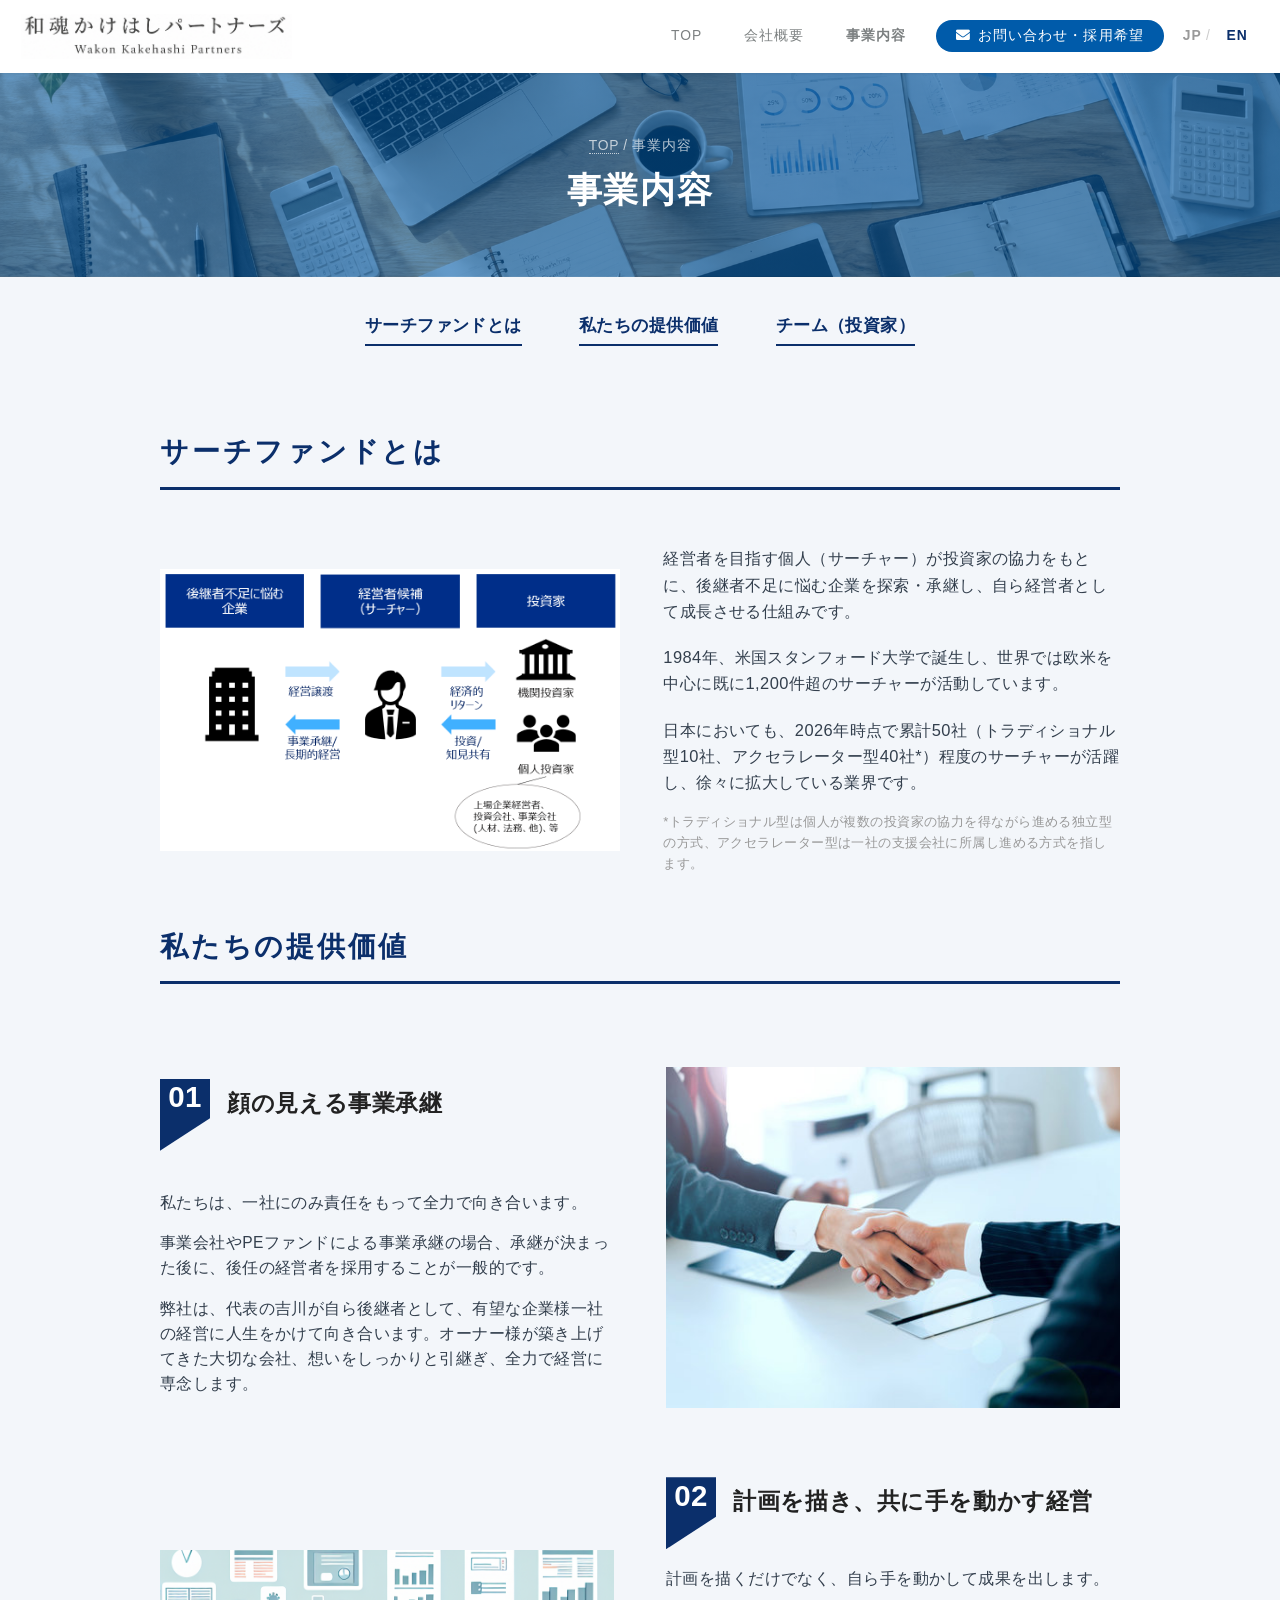
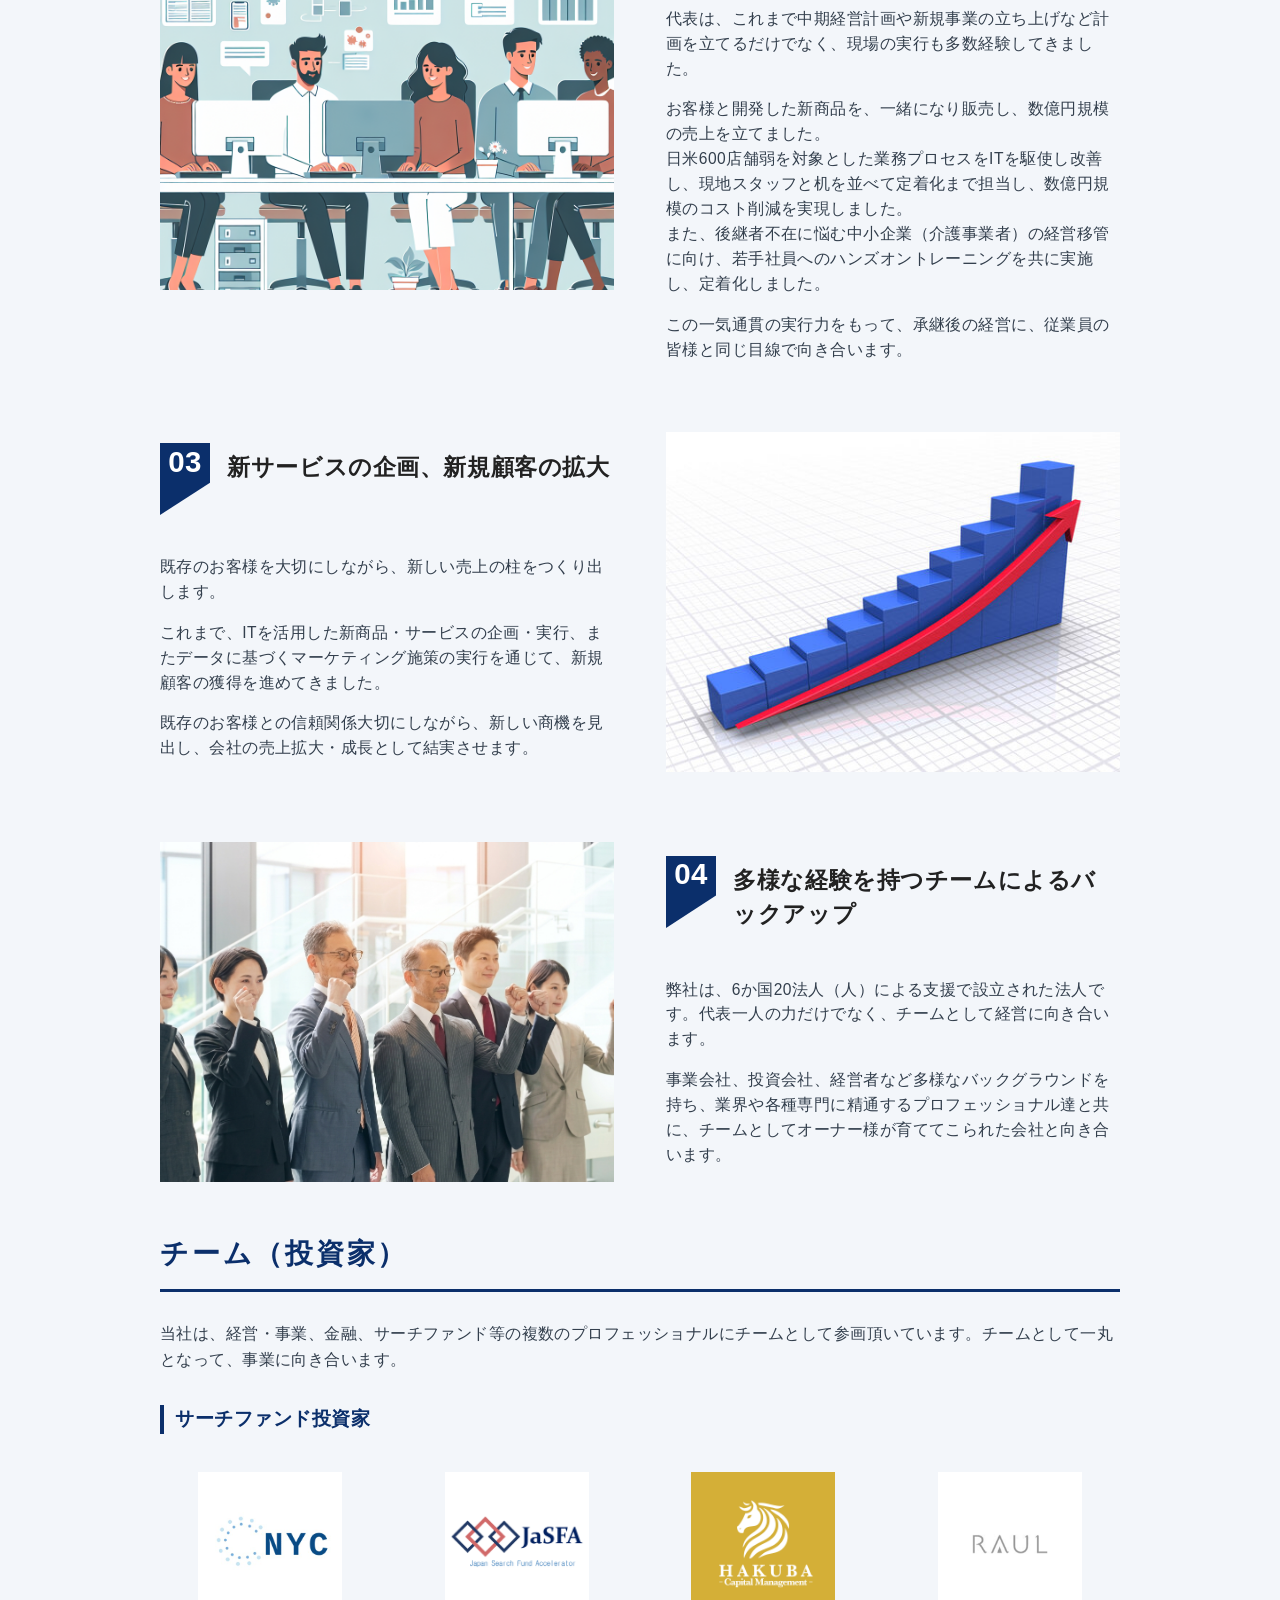
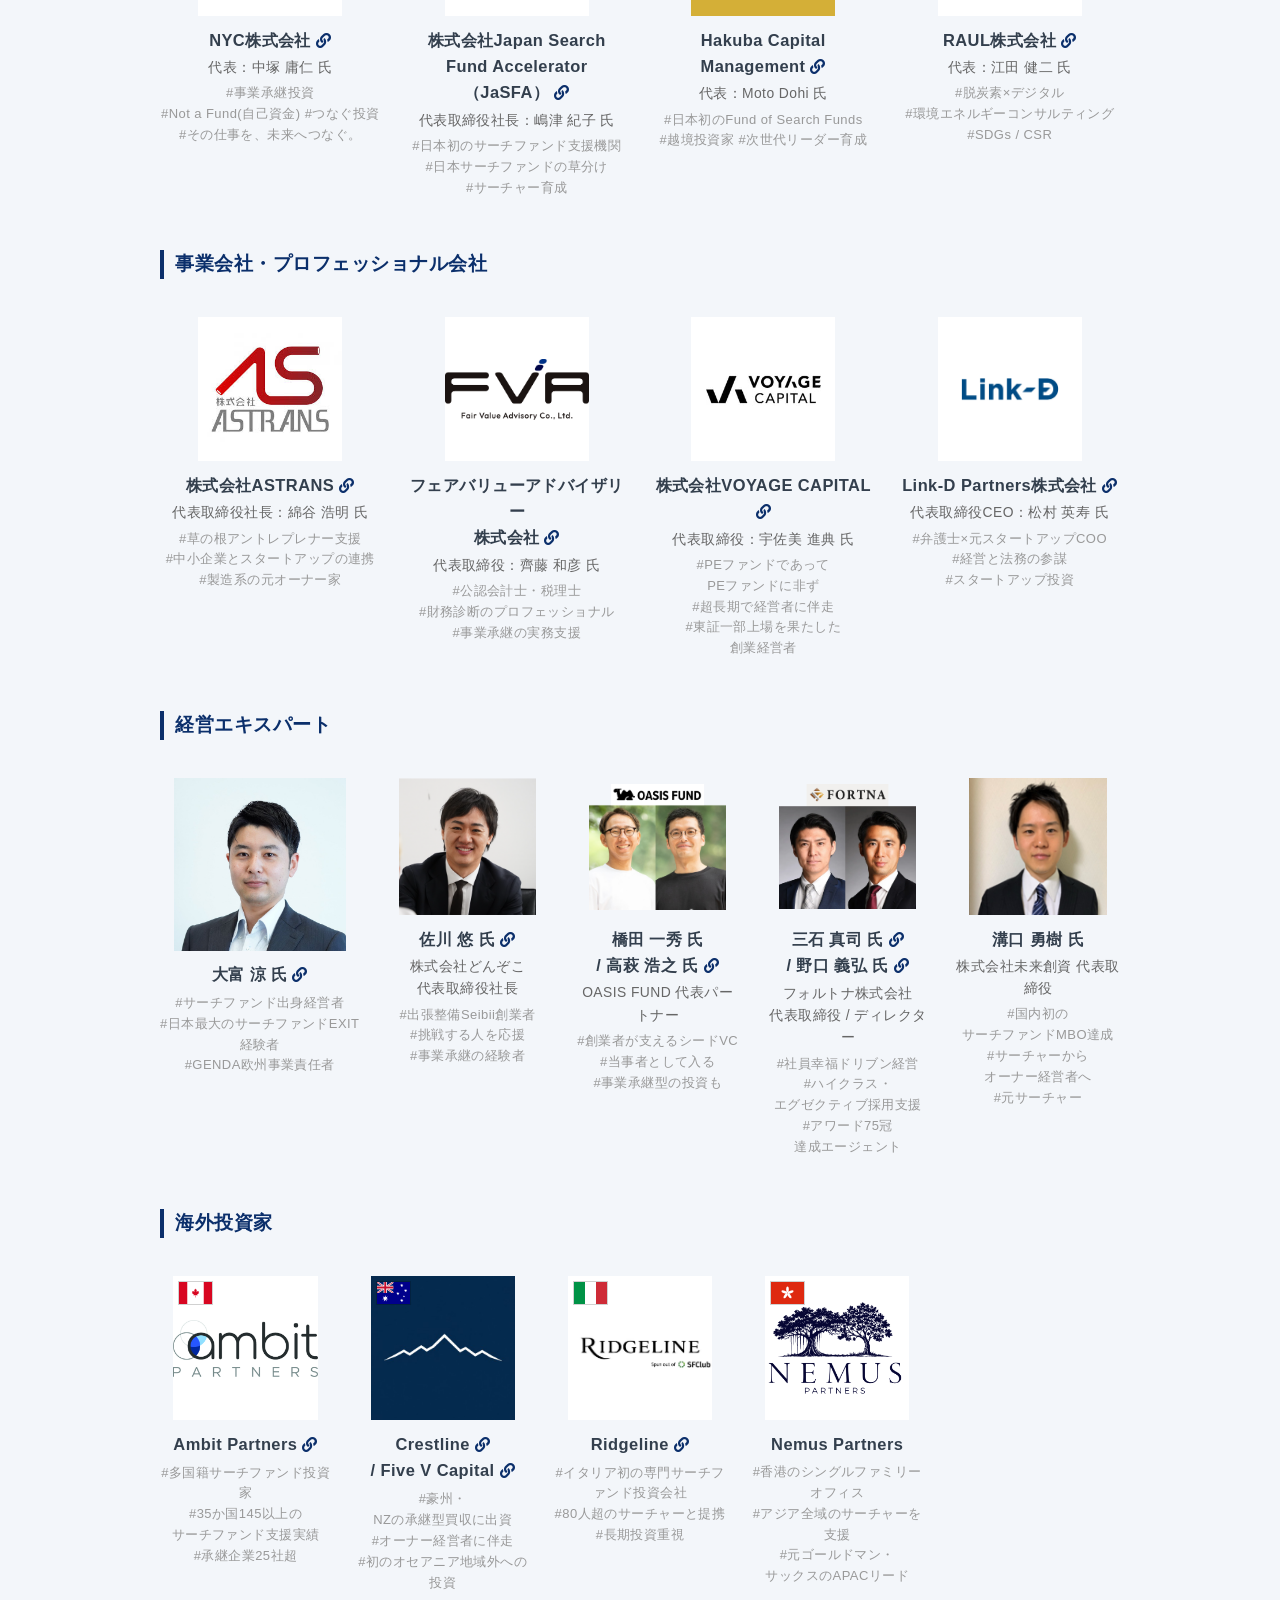
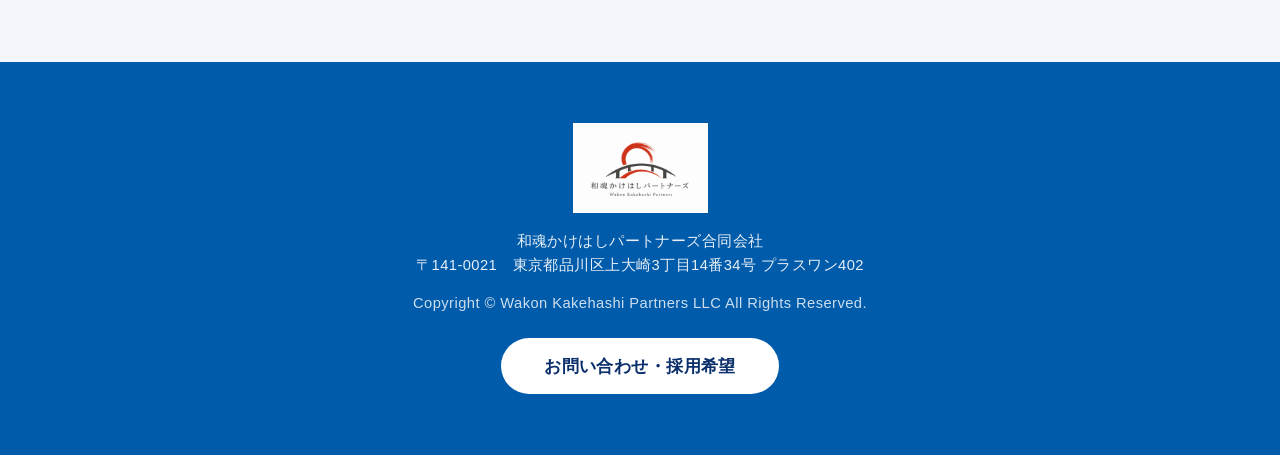
<file: business.html>
<!DOCTYPE HTML>
<!--
	Twenty by HTML5 UP
	html5up.net | @ajlkn
	Free for personal and commercial use under the CCA 3.0 license (html5up.net/license)
-->
<html>
	<head>
		<title>事業内容 | 和魂かけはしパートナーズ</title>
		<meta name="robots" content="noindex, nofollow" />
		<meta name="description" content="和魂かけはしパートナーズの事業内容。サーチファンドとは何か、私たちの提供価値、チーム紹介を掲載しています。" />
		<meta property="og:site_name" content="和魂かけはしパートナーズ" />
		<meta property="og:type" content="website" />
		<meta property="og:title" content="事業内容 | 和魂かけはしパートナーズ" />
		<meta property="og:description" content="和魂かけはしパートナーズの事業内容。サーチファンドとは何か、私たちの提供価値、チーム紹介を掲載しています。" />
		<meta property="og:url" content="https://www.wakon-kp.com/business.html" />
		<meta property="og:image" content="https://www.wakon-kp.com/images/corp%20logo.png" />
		<link rel="canonical" href="https://www.wakon-kp.com/business.html" />
		<meta charset="utf-8" />
		<meta name="viewport" content="width=device-width, initial-scale=1, user-scalable=no" />
		<link rel="stylesheet" href="assets/css/main.css" />
		<link rel="stylesheet" href="assets/css/fontawesome-all.min.css" />
		<link rel="icon" type="image/png" href="images/favicon.png" />
		<noscript><link rel="stylesheet" href="assets/css/noscript.css" /></noscript>
		<style>
			* {
				font-family: 'Meiryo UI', 'Meiryo', sans-serif !important;
			}
			.reveal-on-scroll {
				opacity: 0;
				transform: translateY(40px);
				transition: opacity 0.8s ease-out, transform 0.8s ease-out;
			}
			.reveal-on-scroll.is-visible {
				opacity: 1;
				transform: translateY(0);
			}
			p {
				line-height: 1.6 !important;
			}
			@media screen and (max-width: 840px) {
				p {
					text-align: left !important;
				}
				#header nav#nav {
					display: none !important;
				}
				#header {
					justify-content: flex-start !important;
					padding-left: 60px !important;
				}
				.container {
					padding-left: 0.5cm !important;
					padding-right: 0.5cm !important;
				}
				.anchor-nav {
					white-space: nowrap !important;
					overflow-x: auto !important;
					-webkit-overflow-scrolling: touch !important;
					padding-left: 0 !important;
					padding-right: 0 !important;
				}
				.anchor-nav a {
					margin: 0 0.35em !important;
					font-size: 0.7em !important;
				}
				.value-card {
					grid-template-columns: 1fr !important;
					grid-template-areas: "title" "img" "desc" !important;
				}
				.team-grid {
					grid-template-columns: repeat(2, 1fr) !important;
				}
			}
			.team-card {
				cursor: pointer;
				text-align: left;
			}
			.team-photo-placeholder {
				width: 100%;
				aspect-ratio: 1 / 1;
				display: flex;
				align-items: center;
				justify-content: center;
				margin: 0;
				padding: 2.2em;
				box-sizing: border-box;
				transition: opacity 0.2s ease-out;
			}
			.team-photo-placeholder img {
				object-fit: contain !important;
			}
			@media screen and (min-width: 841px) {
				.team-grid-5 {
					container-type: inline-size;
				}
				.team-grid-5 .team-photo-placeholder {
					padding: 0.8em;
					padding: calc(2.1625em - 100cqw / 40);
					margin: calc(0.0375em + 100cqw / 40) 0;
				}
				.team-grid-5 .team-tags span {
					display: inline-block;
					white-space: normal !important;
					word-break: keep-all;
					overflow-wrap: anywhere;
				}
			}
			.team-card:hover .team-photo-placeholder {
				opacity: 0.8;
			}
			.team-name {
				margin: 0;
				font-weight: 700;
				color: #333f4d;
				font-size: 0.95em;
			}
			.team-title {
				margin: 0.2em 0 0 0;
				color: #666;
				font-size: 0.8em;
			}
			.team-tags {
				margin: 0.4em 0 0 0;
				color: #999;
				font-size: 0.75em;
				line-height: 1.6;
				word-break: keep-all;
			}
			.team-category {
				margin: 0;
				font-size: 1.1em;
				font-weight: 700;
				color: #0B2F6B;
				border-left: solid 4px #0B2F6B;
				padding-left: 0.6em;
			}
			.team-modal-overlay {
				display: none;
				position: fixed;
				top: 73px;
				left: 0;
				right: 0;
				bottom: 0;
				background: rgba(10, 20, 40, 0.6);
				z-index: 1000;
				align-items: center;
				justify-content: center;
				padding: 1.5em;
			}
			.team-modal-overlay.is-open {
				display: flex;
			}
			.team-modal-box {
				background: #fff;
				max-width: 640px;
				width: 100%;
				max-height: calc(100vh - 73px - 3em);
				overflow-y: auto;
				border-radius: 12px;
				padding: 3em;
				position: relative;
				text-align: center;
			}
			.team-modal-close {
				min-width: 0;
				-webkit-appearance: none;
				appearance: none;
				position: sticky;
				top: -1.3em;
				letter-spacing: 0;
				text-indent: 0;
				z-index: 2;
				display: block;
				width: 1.6em;
				height: 1.6em;
				margin: -1.3em auto -0.3em auto;
				padding: 0;
				border: none;
				border-radius: 50%;
				background: rgba(255, 255, 255, 0.92);
				box-shadow: 0 1px 4px rgba(0, 0, 0, 0.15);
				font-size: 1.5em;
				line-height: 1.6em;
				text-align: center;
				color: transparent;
				overflow: hidden;
				cursor: pointer;
			}
			/* ×はフォントによって上下にずれるため、2本の線で描いて中央に置く */
			.team-modal-close::before, .team-modal-close::after {
				content: "";
				position: absolute;
				top: 50%;
				left: 50%;
				width: 0.7em;
				height: 2px;
				background: #999;
				border-radius: 1px;
				transform: translate(-50%, -50%) rotate(45deg);
			}
			.team-modal-close::after {
				transform: translate(-50%, -50%) rotate(-45deg);
			}
			.team-modal-photo {
				width: 160px;
				aspect-ratio: 1 / 1;
				display: flex;
				align-items: center;
				justify-content: center;
				flex-shrink: 0;
				box-sizing: border-box;
			}
			@media screen and (max-width: 840px) {
				.team-grid {
					grid-template-columns: repeat(2, minmax(0, 1fr)) !important;
				}
				.team-card {
					min-width: 0;
				}
				.team-name, .team-title {
					overflow-wrap: anywhere;
				}
				.team-tags span {
					white-space: normal !important;
					display: inline-block;
					overflow-wrap: anywhere;
				}
				.team-category {
					font-size: 1em;
				}
				.team-name {
					font-size: 0.82em;
				}
				.team-title {
					font-size: 0.7em;
				}
				.team-tags {
					font-size: 0.66em;
				}
				#team-modal-name {
					font-size: 1.05em !important;
				}
				#team-modal-title {
					font-size: 0.78em !important;
				}
				#team-modal-tags {
					font-size: 0.7em !important;
				}
				#team-modal-history, #team-modal-philosophy, #team-modal-track, #team-modal-searchfund {
					font-size: 0.8em !important;
				}
			}
			/* ロゴ枠を常に正方形に固定（iOS Safariで画像に引っぱられて縦長になるのを防ぐ） */
			.team-photo-placeholder {
				overflow: hidden;
				min-height: 0;
			}
			/* 国旗の基準枠を、ロゴ画像と同じ正方形に固定 */
			.team-photo-placeholder > span {
				width: 100% !important;
				height: auto !important;
				aspect-ratio: 1 / 1;
				flex: none;
			}
			/* iOS Safariで枠が縦長になるため、枠ではなく中の画像側を正方形にする（枠は余白を付けるだけ） */
			.team-photo-placeholder {
				aspect-ratio: auto !important;
				height: auto !important;
			}
			.team-photo-placeholder > img {
				width: 100% !important;
				height: auto !important;
				aspect-ratio: 1 / 1;
				flex: none;
			}
			.team-photo-placeholder > span > img {
				position: absolute;
				top: 0;
				left: 0;
				width: 100% !important;
				height: 100% !important;
			}
			/* スマホ：1列・ロゴ左／文字右の横並び */
			@media screen and (max-width: 840px) {
				.team-grid, .team-grid-5 {
					grid-template-columns: minmax(0, 1fr) !important;
					gap: 1.8em !important;
				}
				.team-card {
					display: grid;
					grid-template-columns: 40% minmax(0, 1fr);
					column-gap: 1em;
					align-items: start;
					align-content: start;
				}
				.team-card > .team-photo-placeholder {
					grid-column: 1;
					grid-row: 1 / span 4;
					align-self: start;
					height: auto;
					padding: 0.7em !important;
					margin: 0 !important;
				}
				.team-card > p {
					grid-column: 2;
				}
				.team-photo-placeholder svg {
					width: 24px;
					height: 16px;
					top: 4px !important;
					left: 4px !important;
				}
				.team-category {
					font-size: 1.1em;
					margin-bottom: 0.8em !important;
				}
				.team-name {
					font-size: 1em;
				}
				.team-title {
					font-size: 0.85em;
				}
				.team-tags {
					font-size: 0.78em;
					word-break: keep-all;
				}
				.team-tags span {
					word-break: keep-all;
					overflow-wrap: anywhere;
				}
				.team-tags .tag-chunk, #team-modal-tags .tag-chunk {
					display: inline-block;
					max-width: 100%;
					word-break: keep-all;
					overflow-wrap: anywhere;
				}
				#team-modal-tags > span {
					white-space: normal !important;
					display: inline-block;
					max-width: 100%;
				}
			}
			/* テンプレートは strong を太字にしない（400）ため、投資家紹介の強調はしっかり太くする */
			#team strong, .team-modal-box strong {
				font-weight: 700;
			}
			/* カード一覧（PC）：名前・肩書・ハッシュタグを中央揃えにし、画像と名前の間を詰める。スマホ（横並び）は従来どおり */
			@media screen and (min-width: 841px) {
				.team-card .team-name,
				.team-card .team-title,
				.team-card .team-tags {
					text-align: center !important;
				}
				.team-card .team-photo-placeholder {
					padding-bottom: 0.6em !important;
					margin-bottom: 0 !important;
				}
			}
		</style>
	</head>
	<body class="is-preload">
		<div id="page-wrapper">

			<!-- Header -->
				<header id="header" style="display: flex; align-items: center; justify-content: space-between;">
					<img src="images/corp logo 2.png" alt="Wakon Kakehashi Partners" style="max-height: 45px; display: block;">
					<nav id="nav" style="position: static; top: auto; right: auto;">
						<ul style="margin: 0;">
							<li><a href="index.html">TOP</a></li>
							<li><a href="company.html">会社概要</a></li>
							<li class="current"><a href="business.html">事業内容</a></li>
							<li><a href="contact.html" style="display: inline-flex; align-items: center; gap: 0.5em; background: #005BAA; color: #fff; padding: 0.6em 1.4em; border-radius: 999px; border-bottom: none;"><span class="icon solid fa-envelope" style="color: #fff;"></span>お問い合わせ・採用希望</a></li>
							<li><span style="color: #999; font-weight: 700;">JP</span><span style="color: #ccc; margin: 0 0.3em;">/</span><a href="english.html" style="color: #0B2F6B; font-weight: 700;">EN</a></li>
						</ul>
					</nav>
				</header>

			<!-- Page Hero -->
				<section style="margin-top: 73px; padding: 3.5em 1.5em; background: linear-gradient(rgba(0, 91, 170, 0.6), rgba(0, 91, 170, 0.6)), url('images/ヘッダー２.png'); background-size: cover; background-position: center; color: #fff; text-align: center;">
					<p style="margin: 0 0 0.6em 0; font-size: 0.8em; opacity: 0.7; letter-spacing: 0.05em;"><a href="index.html" style="color: #fff; text-decoration: none;">TOP</a> / 事業内容</p>
					<h1 style="margin: 0; font-size: 2em; font-weight: 900; letter-spacing: 0.05em;">事業内容</h1>
				</section>

			<!-- Anchor Nav -->
				<section class="container anchor-nav" style="padding: 2em 0 1em 0; text-align: center;">
					<a href="#searchfund" style="display: inline-block; margin: 0 1.5em; color: #0B2F6B; font-weight: 700; text-decoration: none; border-bottom: solid 2px #0B2F6B; padding-bottom: 0.2em;">サーチファンドとは</a>
					<a href="#value" style="display: inline-block; margin: 0 1.5em; color: #0B2F6B; font-weight: 700; text-decoration: none; border-bottom: solid 2px #0B2F6B; padding-bottom: 0.2em;">私たちの提供価値</a>
					<a href="#team" style="display: inline-block; margin: 0 1.5em; color: #0B2F6B; font-weight: 700; text-decoration: none; border-bottom: solid 2px #0B2F6B; padding-bottom: 0.2em;">チーム（投資家）</a>
				</section>

			<!-- Search Fund -->
				<section id="searchfund" class="container reveal-on-scroll" style="padding: 3em 0 1em 0;">
					<h2 style="font-size: 1.6em; font-weight: 900; color: #0B2F6B; border-bottom: solid 3px #0B2F6B; padding-top: 0.6em; padding-bottom: 0.5em; margin: 0 0 2em 0; position: sticky; top: 73px; background: #f3f6fa; z-index: 5;">サーチファンドとは</h2>
					<div style="display: flex; flex-wrap: wrap; align-items: center; gap: 2.5em;">
						<img src="images/スキーム図.png" alt="サーチファンドの仕組み" style="flex: 1 1 380px; display: block; width: 100%; max-width: 460px; height: auto;">
						<div style="flex: 1 1 380px;">
							<p style="color: #333f4d; line-height: 2; margin: 0 0 1.2em 0; font-size: 0.95em;">経営者を目指す個人（サーチャー）が投資家の協力をもとに、後継者不足に悩む企業を探索・承継し、自ら経営者として成長させる仕組みです。</p>
							<p style="color: #333f4d; line-height: 2; margin: 0 0 1.2em 0; font-size: 0.95em;">1984年、米国スタンフォード大学で誕生し、世界では欧米を中心に既に1,200件超のサーチャーが活動しています。</p>
							<p style="color: #333f4d; line-height: 2; margin: 0 0 1em 0; font-size: 0.95em;">日本においても、2026年時点で累計50社（トラディショナル型10社、アクセラレーター型40社*）程度のサーチャーが活躍し、徐々に拡大している業界です。</p>
							<p style="color: #999; line-height: 1.8; margin: 0; font-size: 0.75em;">*トラディショナル型は個人が複数の投資家の協力を得ながら進める独立型の方式、アクセラレーター型は一社の支援会社に所属し進める方式を指します。</p>
						</div>
					</div>
				</section>

			<!-- Our Value -->
				<section id="value" class="container reveal-on-scroll" style="padding: 1em 0 1em 0;">
					<h2 style="font-size: 1.6em; font-weight: 900; color: #0B2F6B; border-bottom: solid 3px #0B2F6B; padding-top: 0.6em; padding-bottom: 0.5em; margin: 0 0 3em 0; position: sticky; top: 73px; background: #f3f6fa; z-index: 5;">私たちの提供価値</h2>

					<!-- Value 01 -->
					<div class="value-card" style="display: grid; grid-template-columns: 1fr 1fr; grid-template-areas: 'title img' 'desc img'; align-items: center; gap: 1em 3em; margin-bottom: 4em;">
						<div style="grid-area: title; display: flex; align-items: flex-start; gap: 1em;">
							<div style="position: relative; width: 50px; height: 72px; flex-shrink: 0; background: #0B2F6B; clip-path: polygon(0 0, 100% 0, 100% 55%, 0 100%);">
								<span style="position: absolute; top: 0.15em; left: 0; width: 100%; text-align: center; color: #fff; font-size: 1.7em; font-weight: 900;">01</span>
							</div>
							<h3 style="margin: 0.35em 0 0 0; font-size: 1.3em; font-weight: 900; color: #222;">顔の見える事業承継</h3>
						</div>
						<img src="images/価値１.jpg" alt="顔の見える事業承継" style="grid-area: img; width: 100%; max-width: 480px; aspect-ratio: 4 / 3; object-fit: cover; display: block;">
						<div style="grid-area: desc;">
							<p style="margin: 0 0 1em 0; color: #333f4d; line-height: 1.9; font-size: 0.9em;">私たちは、一社にのみ責任をもって全力で向き合います。</p>
							<p style="margin: 0 0 1em 0; color: #333f4d; line-height: 1.9; font-size: 0.9em;">事業会社やPEファンドによる事業承継の場合、承継が決まった後に、後任の経営者を採用することが一般的です。</p>
							<p style="margin: 0; color: #333f4d; line-height: 1.9; font-size: 0.9em;">弊社は、代表の吉川が自ら後継者として、有望な企業様一社の経営に人生をかけて向き合います。オーナー様が築き上げてきた大切な会社、想いをしっかりと引継ぎ、全力で経営に専念します。</p>
						</div>
					</div>

					<!-- Value 02 -->
					<div class="value-card" style="display: grid; grid-template-columns: 1fr 1fr; grid-template-areas: 'img title' 'img desc'; align-items: center; gap: 1em 3em; margin-bottom: 4em;">
						<img src="images/価値２.png" alt="計画を描き、共に手を動かす経営" style="grid-area: img; width: 100%; max-width: 480px; aspect-ratio: 4 / 3; object-fit: cover; display: block;">
						<div style="grid-area: title; display: flex; align-items: flex-start; gap: 1em;">
							<div style="position: relative; width: 50px; height: 72px; flex-shrink: 0; background: #0B2F6B; clip-path: polygon(0 0, 100% 0, 100% 55%, 0 100%);">
								<span style="position: absolute; top: 0.15em; left: 0; width: 100%; text-align: center; color: #fff; font-size: 1.7em; font-weight: 900;">02</span>
							</div>
							<h3 style="margin: 0.35em 0 0 0; font-size: 1.3em; font-weight: 900; color: #222;">計画を描き、共に手を動かす経営</h3>
						</div>
						<div style="grid-area: desc;">
							<p style="margin: 0 0 1em 0; color: #333f4d; line-height: 1.9; font-size: 0.9em;">計画を描くだけでなく、自ら手を動かして成果を出します。</p>
							<p style="margin: 0 0 1em 0; color: #333f4d; line-height: 1.9; font-size: 0.9em;">代表は、これまで中期経営計画や新規事業の立ち上げなど計画を立てるだけでなく、現場の実行も多数経験してきました。</p>
							<p style="margin: 0 0 1em 0; color: #333f4d; line-height: 1.9; font-size: 0.9em;">お客様と開発した新商品を、一緒になり販売し、数億円規模の売上を立てました。<br>日米600店舗弱を対象とした業務プロセスをITを駆使し改善し、現地スタッフと机を並べて定着化まで担当し、数億円規模のコスト削減を実現しました。<br>また、後継者不在に悩む中小企業（介護事業者）の経営移管に向け、若手社員へのハンズオントレーニングを共に実施し、定着化しました。</p>
							<p style="margin: 0; color: #333f4d; line-height: 1.9; font-size: 0.9em;">この一気通貫の実行力をもって、承継後の経営に、従業員の皆様と同じ目線で向き合います。</p>
						</div>
					</div>

					<!-- Value 03 -->
					<div class="value-card" style="display: grid; grid-template-columns: 1fr 1fr; grid-template-areas: 'title img' 'desc img'; align-items: center; gap: 1em 3em; margin-bottom: 4em;">
						<div style="grid-area: title; display: flex; align-items: flex-start; gap: 1em;">
							<div style="position: relative; width: 50px; height: 72px; flex-shrink: 0; background: #0B2F6B; clip-path: polygon(0 0, 100% 0, 100% 55%, 0 100%);">
								<span style="position: absolute; top: 0.15em; left: 0; width: 100%; text-align: center; color: #fff; font-size: 1.7em; font-weight: 900;">03</span>
							</div>
							<h3 style="margin: 0.35em 0 0 0; font-size: 1.3em; font-weight: 900; color: #222;">新サービスの企画、新規顧客の拡大</h3>
						</div>
						<img src="images/価値３.jpg" alt="新サービスの企画、新規顧客の拡大" style="grid-area: img; width: 100%; max-width: 480px; aspect-ratio: 4 / 3; object-fit: cover; display: block;">
						<div style="grid-area: desc;">
							<p style="margin: 0 0 1em 0; color: #333f4d; line-height: 1.9; font-size: 0.9em;">既存のお客様を大切にしながら、新しい売上の柱をつくり出します。</p>
							<p style="margin: 0 0 1em 0; color: #333f4d; line-height: 1.9; font-size: 0.9em;">これまで、ITを活用した新商品・サービスの企画・実行、またデータに基づくマーケティング施策の実行を通じて、新規顧客の獲得を進めてきました。</p>
							<p style="margin: 0; color: #333f4d; line-height: 1.9; font-size: 0.9em;">既存のお客様との信頼関係大切にしながら、新しい商機を見出し、会社の売上拡大・成長として結実させます。</p>
						</div>
					</div>

					<!-- Value 04 -->
					<div class="value-card" style="display: grid; grid-template-columns: 1fr 1fr; grid-template-areas: 'img title' 'img desc'; align-items: center; gap: 1em 3em;">
						<img src="images/価値４.png" alt="多様な経験を持つチームによるバックアップ" style="grid-area: img; width: 100%; max-width: 480px; aspect-ratio: 4 / 3; object-fit: cover; display: block;">
						<div style="grid-area: title; display: flex; align-items: flex-start; gap: 1em;">
							<div style="position: relative; width: 50px; height: 72px; flex-shrink: 0; background: #0B2F6B; clip-path: polygon(0 0, 100% 0, 100% 55%, 0 100%);">
								<span style="position: absolute; top: 0.15em; left: 0; width: 100%; text-align: center; color: #fff; font-size: 1.7em; font-weight: 900;">04</span>
							</div>
							<h3 style="margin: 0.35em 0 0 0; font-size: 1.3em; font-weight: 900; color: #222;">多様な経験を持つチームによるバックアップ</h3>
						</div>
						<div style="grid-area: desc;">
							<p style="margin: 0 0 1em 0; color: #333f4d; line-height: 1.9; font-size: 0.9em;">弊社は、6か国20法人（人）による支援で設立された法人です。代表一人の力だけでなく、チームとして経営に向き合います。</p>
							<p style="margin: 0; color: #333f4d; line-height: 1.9; font-size: 0.9em;">事業会社、投資会社、経営者など多様なバックグラウンドを持ち、業界や各種専門に精通するプロフェッショナル達と共に、チームとしてオーナー様が育ててこられた会社と向き合います。</p>
						</div>
					</div>
				</section>

			<!-- Team -->
				<section id="team" class="container" style="padding: 1em 0 4em 0;">
					<h2 style="font-size: 1.6em; font-weight: 900; color: #0B2F6B; border-bottom: solid 3px #0B2F6B; padding-top: 0.6em; padding-bottom: 0.5em; margin: 0 0 1em 0; position: sticky; top: 73px; background: #f3f6fa; z-index: 5;">チーム（投資家）</h2>
					<p style="color: #333f4d; line-height: 2; margin: 0 0 2em 0; font-size: 0.95em;">当社は、経営・事業、金融、サーチファンド等の複数のプロフェッショナルにチームとして参画頂いています。チームとして一丸となって、事業に向き合います。</p>

					<h3 class="team-category reveal-on-scroll">サーチファンド投資家</h3>
					<div class="team-grid" style="display: grid; grid-template-columns: repeat(4, 1fr); gap: 2.5em 1.5em; margin-bottom: 3em;">
						<div class="team-card reveal-on-scroll" data-name="NYC株式会社" data-url="https://nycinc.jp/" data-title="代表：中塚 庸仁 氏" data-tags="#事業承継投資 #Not a Fund(自己資金) #つなぐ投資 #その仕事を、未来へつなぐ。" data-img="images/投資家/A-1.NYC.jpeg" data-img2="images/投資家/A-2中塚氏.png" data-history="2022年設立。中小企業の事業承継・成長支援に特化した投資会社。" data-philosophy="スローガンは「その仕事を、未来へつなぐ。」。投資後も会社の独立性・社風を維持しながら経営を次の世代へ引き継ぐ「つなぐ投資」を実践。外部出資者を入れない自己資金のみでの投資（Not a Fund）のため、事業承継の進め方や経営支援の内容に制約がなく、承継企業に向き合った改革に強みがある。" data-track="後継社長の招聘・育成をはじめ、採用・マーケティング・システム導入など、投資後の経営支援を多面的に手がける。金属加工、学習塾、冷凍冷蔵設備など幅広い業種で投資実績を積み上げ、2027年までに投資実績100件を目標に掲げる。" data-searchfund="代表の中塚庸仁氏は、広島県福山市出身。ソフトバンク株式会社にて経理・経営企画・国内外ベンチャー投資業務に従事した後、デロイトトーマツファイナンシャルアドバイザリー合同会社にてM&amp;A戦略、ビジネスデューデリジェンス、PMI等のアドバイザリー業務を担当。ACA株式会社にて中小企業向け独立系バイアウトファンドの立ち上げに参画し、投資実行後のハンズオン支援に従事した後、2022年にNYC株式会社を設立。" onclick="openTeamModal(this)">
							<div class="team-photo-placeholder"><img src="images/投資家/A-1.NYC.jpeg" alt="NYC株式会社" style="width: 100%; height: 100%; object-fit: cover; display: block;"></div>
							<p class="team-name">NYC株式会社 <a href="https://nycinc.jp/" target="_blank" rel="noopener noreferrer" onclick="event.stopPropagation()" style="color: #0B2F6B; border-bottom: none;" aria-label="公式サイトを開く"><span class="icon solid fa-link" style="font-size: 0.9em;"></span></a></p>
							<p class="team-title">代表：中塚 庸仁 氏</p>
							<p class="team-tags"><span style="white-space: nowrap;">#事業承継投資</span> <span style="white-space: nowrap;">#Not a Fund(自己資金)</span> <span style="white-space: nowrap;">#つなぐ投資</span> <span style="white-space: nowrap;">#その仕事を、未来へつなぐ。</span></p>
						</div>
						<div class="team-card reveal-on-scroll" data-name="JaSFA" data-url="https://japan-sfa.com/" data-title="代表取締役社長：嶋津 紀子 氏" data-tags="#日本初のサーチファンド支援機関 #日本サーチファンドの草分け #サーチャー育成" data-img="images/投資家/B-1.JaSFA.png" data-img2="images/投資家/B-2.嶋津氏.jpg" data-history="2018年設立。日本初のサーチファンド支援機関として、サーチャー育成とファンド運営に取り組む。" data-philosophy="" data-track="JSFP（ジャパン・サーチファンド・プラットフォーム投資事業有限責任組合）の無限責任組合員を務める。野村ホールディングス、大同生命保険、地域金融機関等を有限責任組合員に迎え、2021年12月に設立。企業価値10億円程度の、既に確立した市場でキャッシュフローを生み出す中小企業を対象に投資を行う。これまでの承継事例には、杭打ち工事会社や産業用ロボット部品メーカー、工場用自動化機械・ピザ自動販売機メーカーなどが含まれる。" data-searchfund="代表の嶋津紀子氏は、ボストンコンサルティンググループで大企業の経営戦略立案に従事した後、トヨタ自動車の経営企画、米国スタートアップ、ソフトバンクのベンチャーキャピタル部門を経験し、スタンフォード大学でMBAを取得。JaSFAとIESE Business Schoolによる日本初のサーチファンド・カンファレンスを企画するなど、日本にサーチファンドという手法を広めた草分け的存在である。日本におけるサーチファンドモデルの普及・定着を目的とした講演や情報発信を行い、サーチャー・投資家・事業承継を考える企業をつなぐコミュニティづくりを推進。トラディショナル型サーチファンドの黎明期を支えてきた存在である。" onclick="openTeamModal(this)">
							<div class="team-photo-placeholder"><img src="images/投資家/B-1.JaSFA.png" alt="JaSFA" style="width: 100%; height: 100%; object-fit: cover; display: block;"></div>
							<p class="team-name">株式会社Japan Search Fund Accelerator（JaSFA） <a href="https://japan-sfa.com/" target="_blank" rel="noopener noreferrer" onclick="event.stopPropagation()" style="color: #0B2F6B; border-bottom: none;" aria-label="公式サイトを開く"><span class="icon solid fa-link" style="font-size: 0.9em;"></span></a></p>
							<p class="team-title">代表取締役社長：嶋津 紀子 氏</p>
							<p class="team-tags"><span style="white-space: nowrap;">#日本初のサーチファンド支援機関</span> <span style="white-space: nowrap;">#日本サーチファンドの草分け</span> <span style="white-space: nowrap;">#サーチャー育成</span></p>
						</div>
						<div class="team-card reveal-on-scroll" data-name="Hakuba Capital Management" data-url="https://hakuba.cc/" data-title="代表：Moto Dohi 氏" data-tags="#日本初のFund of Search Funds #越境投資家 #次世代リーダー育成" data-img="images/投資家/C-1.Hakuba.png" data-img2="images/投資家/C-2.Dohi氏.png" data-history="日本初、トラディショナル型サーチファンドに特化したFund of Search Funds。才能あるサーチャーへの投資を通じて次世代リーダーを育成する。" data-philosophy="戦略的なインサイトと実践的な伴走支援を組み合わせ、サーチファンドという手法を通じて次世代リーダーの輩出を後押し。MBA修了者をはじめとする起業家予備軍が中小企業を取得・経営する挑戦を、資金と知見の両面から支える。" data-track="日本人6名・海外3名のサーチャーに投資。国内では発泡スチロール加工会社やパズル製造会社など、ニッチながら安定した収益基盤を持つ中小企業の承継を支援し、海外ではブラジルやイベリア地域のサーチャーにも投資対象を広げている。" data-searchfund="代表のMoto Dohi氏は、バイオ医薬品業界で15年以上のターンアラウンド・DX経験を持つIMD MBA卒。金融・投資領域で幅広い国際経験を持つアドバイザー陣とともに、サーチャーの事業分析やM&A実務を中心とした実践的なハンズオン支援を行う。" onclick="openTeamModal(this)">
							<div class="team-photo-placeholder"><img src="images/投資家/C-1.Hakuba.png" alt="Hakuba Capital Management" style="width: 100%; height: 100%; object-fit: cover; display: block;"></div>
							<p class="team-name">Hakuba Capital Management <a href="https://hakuba.cc/" target="_blank" rel="noopener noreferrer" onclick="event.stopPropagation()" style="color: #0B2F6B; border-bottom: none;" aria-label="公式サイトを開く"><span class="icon solid fa-link" style="font-size: 0.9em;"></span></a></p>
							<p class="team-title">代表：Moto Dohi 氏</p>
							<p class="team-tags"><span style="white-space: nowrap;">#日本初のFund of Search Funds</span> <span style="white-space: nowrap;">#越境投資家</span> <span style="white-space: nowrap;">#次世代リーダー育成</span></p>
						</div>
						<div class="team-card reveal-on-scroll" data-name="RAUL株式会社" data-url="https://www.ra-ul.com/" data-title="代表：江田 健二 氏" data-tags="#脱炭素×デジタル #環境エネルギーコンサルティング #SDGs / CSR" data-img="images/投資家/D-1.RAUL.png" data-img2="images/投資家/D-2.江田氏.jpg" data-history="2005年設立。アクセンチュアでエネルギー・化学業界のITコンサルティングに従事した江田健二氏が、環境・エネルギー領域の変化を見据えて創業。以来20年にわたり、デジタル技術を活用した企業の脱炭素化・環境経営支援に取り組む。" data-philosophy="特定の技術や解決策を一方的に勧めるのではなく、市場・制度・技術が複雑に絡み合う中で企業が自ら判断できるよう、前提や選択肢を整理し、意思決定の土台を整えることを役割とする。短期的な流行にとどまらず、中長期的に説明可能な判断を支えることを重視している。" data-track="エネルギー事業者・一般企業向けに、脱炭素化・カーボンニュートラル支援やエネルギー効率化支援、SDGs/CSRサステナビリティ経営コンサルティングを提供。系統用蓄電池用地のポテンシャル診断サービスなど、新領域のサービス開発も行う。金融機関・機関投資家との非公開ブリーフィングにも継続的に関与している。サーチファンドにも継続的に出資しており、これまでに4件以上の出資実績がある。" data-searchfund="代表の江田健二氏は、富山県出身。慶應義塾大学経済学部卒業、東京大学エグゼクティブ・マネジメント・プログラム（EMP）修了。アクセンチュア株式会社でエネルギー・化学業界を担当し、電力会社や大手化学メーカーの業務改善・IT導入プロジェクトに参画した後、2005年にRAUL株式会社を設立。一般社団法人エネルギー情報センター理事などを務め、脱炭素・エネルギー分野の書籍執筆や講演も多数手がける。" onclick="openTeamModal(this)">
							<div class="team-photo-placeholder"><img src="images/投資家/D-1.RAUL.png" alt="RAUL株式会社" style="width: 100%; height: 100%; object-fit: cover; display: block; background: #fff;"></div>
							<p class="team-name">RAUL株式会社 <a href="https://www.ra-ul.com/" target="_blank" rel="noopener noreferrer" onclick="event.stopPropagation()" style="color: #0B2F6B; border-bottom: none;" aria-label="公式サイトを開く"><span class="icon solid fa-link" style="font-size: 0.9em;"></span></a></p>
							<p class="team-title">代表：江田 健二 氏</p>
							<p class="team-tags"><span style="white-space: nowrap;">#脱炭素×デジタル</span> <span style="white-space: nowrap;">#環境エネルギーコンサルティング</span> <span style="white-space: nowrap;">#SDGs / CSR</span></p>
						</div>
					</div>

					<h3 class="team-category reveal-on-scroll">事業会社・プロフェッショナル会社</h3>
					<div class="team-grid" style="display: grid; grid-template-columns: repeat(4, 1fr); gap: 2.5em 1.5em; margin-bottom: 3em;">
						<div class="team-card reveal-on-scroll" data-name="株式会社ASTRANS" data-url="https://astrans.jp/" data-title="代表取締役社長：綿谷 浩明 氏" data-tags="#草の根アントレプレナー支援 #中小企業とスタートアップの連携 #製造系の元オーナー家" data-img="images/投資家/E-1.Astrans.jpeg" data-img2="images/投資家/E-2.綿谷氏.png" data-history="1935年、伸銅製品製造販売業『朝霞伸管工業株式会社』として埼玉県朝霞市に創業。2006年に家業の製造業を廃業し、不動産賃貸業へ業態転換。2019年に『株式会社ASTRANS』へ社名変更し、新たな一歩を踏み出した。" data-philosophy="不動産業への一極集中によるリスクを避けるため、事業ポートフォリオの多角化を志向。大規模なリストラクチャリングで社内リソースが大きく減った経験から、外部リソースの活用・支援へと発想を転換し、『AS-Accelerator』プロジェクトを立ち上げた。" data-track="埼玉県朝霞市・新座市を中心に約15,000坪の土地を運用し、底地賃貸・貸店舗・賃貸アパート等の不動産事業を展開。レーシングカートの輸入販売、北欧ガーデニング用品の輸入販売など多角的な事業を手がけるほか、2015年からはシード期〜アーリー期のスタートアップへのエンジェルインベストメント事業『AS-Accelerator』を展開している。" data-searchfund="代表の綿谷浩明氏は、早稲田大学ビジネススクールでMBAを取得し、宅地建物取引士の資格も持つ。2006年に家業の製造業を廃業した後、不動産賃貸業への業態転換を主導。早稲田大学ビジネススクールでファイナンス・VCを専門とする教授に師事したことを機に、資金の効率的な分配の必要性を感じ、中小企業とのコラボレーションを軸とした草の根アントレプレナーへのエンジェル投資という新たなスキームを提案した。" onclick="openTeamModal(this)">
							<div class="team-photo-placeholder"><img src="images/投資家/E-1.Astrans.jpeg" alt="株式会社ASTRANS" style="width: 100%; height: 100%; object-fit: cover; display: block; background: #fff;"></div>
							<p class="team-name">株式会社ASTRANS <a href="https://astrans.jp/" target="_blank" rel="noopener noreferrer" onclick="event.stopPropagation()" style="color: #0B2F6B; border-bottom: none;" aria-label="公式サイトを開く"><span class="icon solid fa-link" style="font-size: 0.9em;"></span></a></p>
							<p class="team-title">代表取締役社長：綿谷 浩明 氏</p>
							<p class="team-tags"><span style="white-space: nowrap;">#草の根アントレプレナー支援</span> <span style="white-space: nowrap;">#中小企業とスタートアップの連携</span> <span style="white-space: nowrap;">#製造系の元オーナー家</span></p>
						</div>
						<div class="team-card reveal-on-scroll" data-name="フェアバリューアドバイザリー株式会社" data-url="https://www.fv-advisory.com/" data-title="代表取締役：齊藤 和彦 氏" data-tags="#公認会計士・税理士 #財務診断のプロフェッショナル #事業承継の実務支援" data-img="images/投資家/F-1.フェアバリューアドバイザリー.png" data-img2="images/投資家/F-2.齊藤氏.jpg" data-history="2022年5月設立。公認会計士・税理士の齊藤和彦が、監査法人トーマツおよびPwCアドバイザリー株式会社での実務経験を基盤に、財務の専門家集団として設立。" data-philosophy="資金繰り、組織再編、事業承継など、経営判断の根幹に関わる場面において、財務の専門家としての知見を提供。弁護士・司法書士・不動産鑑定士等の専門家ネットワークと連携し、会社の実情に即した支援を行う。" data-track="株式価値・事業価値の算定や無形資産評価、資金調達支援など、製造業・IT・サービス業・金融業をはじめ幅広い業種で財務面の支援実績を持つ。事業承継分野では、弁護士会主催の事業承継ゼミや研究会における株価算定講師も歴任。" data-searchfund="代表の齊藤和彦は、公認会計士・税理士。監査法人トーマツにて財務諸表監査に従事した後、PwCアドバイザリー株式会社にて企業価値評価業務を担当。三井物産株式会社への出向、株式会社CLUEにおける管理部門責任者を経て、2022年5月にフェアバリューアドバイザリー株式会社を設立。日本公認会計士協会東京会業務委員会副委員長を務める。" onclick="openTeamModal(this)">
							<div class="team-photo-placeholder"><img src="images/投資家/F-1.フェアバリューアドバイザリー.png" alt="フェアバリューアドバイザリー株式会社" style="width: 100%; height: 100%; object-fit: cover; display: block; background: #fff;"></div>
							<p class="team-name">フェアバリューアドバイザリー<br>株式会社 <a href="https://www.fv-advisory.com/" target="_blank" rel="noopener noreferrer" onclick="event.stopPropagation()" style="color: #0B2F6B; border-bottom: none;" aria-label="公式サイトを開く"><span class="icon solid fa-link" style="font-size: 0.9em;"></span></a></p>
							<p class="team-title">代表取締役：齊藤 和彦 氏</p>
							<p class="team-tags"><span style="white-space: nowrap;">#公認会計士・税理士</span> <span style="white-space: nowrap;">#財務診断のプロフェッショナル</span> <span style="white-space: nowrap;">#事業承継の実務支援</span></p>
						</div>
						<div class="team-card reveal-on-scroll" data-name="株式会社VOYAGE CAPITAL" data-url="https://voyagecapital.co.jp/" data-title="代表取締役：宇佐美 進典 氏" data-tags="#PEファンドであってPEファンドに非ず #超長期で経営者に伴走 #東証一部上場を果たした創業経営者" data-img="images/投資家/H-1.Voyage.avif" data-img2="images/投資家/H-2.宇佐美氏.png" data-history="2026年5月設立。上場企業の経営を長く担ってきた宇佐美進典氏が、優れた力を持ちながら短期的な資本の論理に翻弄され、正当に評価されていない成長企業を支えるために設立。" data-philosophy="「PEファンドであって、PEファンドに非ず」を掲げる。目先の利益ではなく、超長期の目線で経営者に寄り添い、企業の可能性を最大化するパートナーである。" data-track="プライベートエクイティ投資、PEファンドの運営、投資先コミュニティの運営を行う。第1号の投資案件はエンジニア特化型キャリア支援企業。目先の利益ではなく、超長期の目線で経営者に寄り添い、投資先を支える。" data-searchfund="代表の宇佐美進典氏は、トーマツコンサルティングを経て、1999年にアクシブドットコム（後のVOYAGE GROUP）を創業。MBO、株式上場、CCIとの経営統合によるCARTA HOLDINGS発足を主導した。2025年にCARTA HOLDINGSの経営から退任し、2026年5月にVOYAGE CAPITALを設立、代表取締役に就任。" onclick="openTeamModal(this)">
							<div class="team-photo-placeholder"><img src="images/投資家/H-1.Voyage.avif" alt="株式会社VOYAGE CAPITAL" style="width: 100%; height: 100%; object-fit: cover; display: block; background: #fff; padding: 10%; box-sizing: border-box;"></div>
							<p class="team-name">株式会社VOYAGE CAPITAL <a href="https://voyagecapital.co.jp/" target="_blank" rel="noopener noreferrer" onclick="event.stopPropagation()" style="color: #0B2F6B; border-bottom: none;" aria-label="公式サイトを開く"><span class="icon solid fa-link" style="font-size: 0.9em;"></span></a></p>
							<p class="team-title">代表取締役：宇佐美 進典 氏</p>
							<p class="team-tags"><span style="display: inline-block;">#PEファンドであって<wbr>PEファンドに非ず</span> <span style="white-space: nowrap;">#超長期で経営者に伴走</span> <span style="display: inline-block;">#東証一部上場を果たした<wbr>創業経営者</span></p>
						</div>
						<div class="team-card reveal-on-scroll" data-name="Link-D Partners株式会社" data-url="https://link-d.jp/" data-title="代表取締役CEO：松村 英寿 氏" data-tags="#弁護士×元スタートアップCOO #経営と法務の参謀 #スタートアップ投資" data-img="images/投資家/G-1.Link-D.jpeg" data-img2="images/投資家/G-2.松村氏.png" data-history="2025年12月設立。Link-D法律事務所の代表弁護士である松村英寿氏が、スタートアップ経営の実務経験と企業法務の専門性を融合させた経営支援会社として設立。" data-philosophy="社名は「Link to Dream（夢につながる応援をしたい）」に由来。法務だけ、経営支援だけではなく、現場と制度の両方を理解したうえで、起業家・経営者に当事者目線で伴走する参謀役を掲げる。" data-track="経営・財務・法務・契約を横断した、スタートアップの成長支援を提供。Link-D法律事務所と連携し、資金調達や組織基盤の整備を後押しする。あわせて、プレシード〜アーリーステージのスタートアップへの資金支援（スタートアップ投資）も手がける。" data-searchfund="代表の松村英寿氏は、弁護士（第二東京弁護士会所属）。大手法律事務所にて、エクイティファイナンスやM&amp;Aをはじめとする企業法務に従事した後、米国留学を経て、スタートアップ支援やAI・データ利活用領域に携わる。2022年にLink-D法律事務所を設立。スタートアップの代表取締役COOとして経営に参画した後、2025年12月にLink-D Partners株式会社を設立。" onclick="openTeamModal(this)">
							<div class="team-photo-placeholder"><img src="images/投資家/G-1.Link-D.jpeg" alt="Link-D Partners株式会社" style="width: 100%; height: 100%; object-fit: cover; display: block; background: #fff;"></div>
							<p class="team-name">Link-D Partners株式会社 <a href="https://link-d.jp/" target="_blank" rel="noopener noreferrer" onclick="event.stopPropagation()" style="color: #0B2F6B; border-bottom: none;" aria-label="公式サイトを開く"><span class="icon solid fa-link" style="font-size: 0.9em;"></span></a></p>
							<p class="team-title">代表取締役CEO：松村 英寿 氏</p>
							<p class="team-tags"><span style="white-space: nowrap;">#弁護士×元スタートアップCOO</span> <span style="white-space: nowrap;">#経営と法務の参謀</span> <span style="white-space: nowrap;">#スタートアップ投資</span></p>
						</div>
					</div>

					<h3 class="team-category reveal-on-scroll">経営エキスパート</h3>
					<div class="team-grid team-grid-5" style="display: grid; grid-template-columns: repeat(5, 1fr); gap: 2.5em 1.5em; margin-bottom: 3em;">
						<div class="team-card reveal-on-scroll" data-name="大富 涼 氏" data-url="https://www.searchfund.co.jp/searchers/ryo-otomi" data-title="株式会社GENDA 欧州事業責任者" data-tags="#サーチファンド出身経営者 #日本最大のサーチファンドEXIT経験者 #GENDA欧州事業責任者" data-img2="images/投資家/O.大富氏.jpeg" data-history="一橋大学商学部卒業、同大学院経営学修士コース（MBA）修了。2017年に三菱商事株式会社へ入社し、複数の事業投資先の管理業務に従事。タイ子会社の立て直しプロジェクトでは、直営旗艦店の立上げなどをリードした。2020年にBain &amp; Companyへ転職し、コンサルタントとして全社戦略の策定、組織風土の改革、買収後の統合支援などの経営支援に携わる。" data-philosophy="2022年3月、サーチファンド・ジャパンとともに、株式会社アレスカンパニーの事業承継投資を実行。代表取締役副社長として入社し、2023年2月に代表取締役社長へ就任した。アレスカンパニーは1999年創業の、アミューズメント施設向けプライズ（景品）の企画・卸売会社。全国500を超えるアミューズメント施設・卸売企業との取引実績と、多数の大手コンテンツホルダーとの共同企画商品の開発実績を持つ。" data-track="承継から1年半ほどで、売上高を2倍に伸ばした。あわせて、組織体制の強化にも取り組んだ。" data-searchfund="2023年10月、全株式を株式会社GENDAに譲渡し、同社グループに参画。その後、2024年9月にGENDAの欧州事業責任者（GENDA Europe Ltd. CEO）に就任し、欧州での新たな市場開拓に携わる。" onclick="openTeamModal(this)">
							<div class="team-photo-placeholder"><img src="images/投資家/O.大富氏.jpeg" alt="大富 涼 氏" style="width: 100%; height: 100%; object-fit: cover; display: block;"></div>
							<p class="team-name">大富 涼 氏 <a href="https://www.searchfund.co.jp/searchers/ryo-otomi" target="_blank" rel="noopener noreferrer" onclick="event.stopPropagation()" style="color: #0B2F6B; border-bottom: none;" aria-label="サーチファンド・ジャパンの紹介ページを開く"><span class="icon solid fa-link" style="font-size: 0.9em;"></span></a></p>
							<p class="team-tags"><span style="white-space: nowrap;">#&#8288;サーチファンド出身経営者</span> <span style="white-space: nowrap;"><b style="font-weight: inherit; white-space: nowrap;">#&#8288;日本最大のサーチファンドEXIT</b><br>経験者</span> <span style="white-space: nowrap;">#&#8288;GENDA欧州事業責任者</span></p>
						</div>
						<div class="team-card reveal-on-scroll" data-name="佐川 悠 氏" data-url="https://www.from-donzoko.com/" data-title="株式会社どんぞこ 代表取締役社長" data-tags="#出張整備Seibii創業者 #挑戦する人を応援 #事業承継の経験者" data-img2="images/投資家/Q.佐川氏.png" data-history="慶應義塾大学経済学部卒業。2009年に三井物産株式会社へ入社し、約10年にわたり金属資源本部で、レアメタルの取引・投資事業やリサイクル事業の開発などに従事。南アフリカ駐在ではアフリカでの事業開発を担当した。2019年1月、出張整備サービスの株式会社Seibii（セイビー）を創業。全国47都道府県で整備士約900名がサービスを提供し、累計20万台、年商16億円規模、累計10億円の資金調達へと成長させた。2023年3月には、1957年創業の整備工場の事業承継も実施。2025年3月にSeibiiの経営から退き、株式会社どんぞこを設立した。" data-philosophy="株式会社どんぞこは、2025年2月設立。何度でも挑戦を続ける人や企業が輝ける社会づくりに取り組むことを掲げる。事業は、事業開発・営業・組織や文化づくりの支援、プロダクトづくりの支援、スタートアップやサーチファンドへのエンジェル投資（起業家への個人としての出資）、自社サービス・製品の開発。佐川氏自身も、これまでに3社へ出資している。" data-track="" data-searchfund="" onclick="openTeamModal(this)">
							<div class="team-photo-placeholder"><img src="images/投資家/Q.佐川氏.png" alt="佐川 悠 氏" style="width: 100%; height: 100%; object-fit: cover; display: block;"></div>
							<p class="team-name">佐川 悠 氏 <a href="https://www.from-donzoko.com/" target="_blank" rel="noopener noreferrer" onclick="event.stopPropagation()" style="color: #0B2F6B; border-bottom: none;" aria-label="どんぞこのページを開く"><span class="icon solid fa-link" style="font-size: 0.9em;"></span></a></p>
							<p class="team-title">株式会社どんぞこ<br>代表取締役社長</p>
							<p class="team-tags"><span style="white-space: nowrap;">#&#8288;出張整備Seibii創業者</span> <span style="white-space: nowrap;">#&#8288;挑戦する人を応援</span> <span style="white-space: nowrap;">#&#8288;事業承継の経験者</span></p>
						</div>
						<div class="team-card reveal-on-scroll" data-name="橋田 一秀 氏 / 高萩 浩之 氏" data-name-html="橋田 一秀 氏 / 高萩 浩之 氏 &lt;a href=&quot;https://oasisfund.jp/&quot; target=&quot;_blank&quot; rel=&quot;noopener noreferrer&quot; style=&quot;color:#0B2F6B;border-bottom:none;&quot; aria-label=&quot;OASIS FUNDのページを開く&quot;&gt;&lt;span class=&quot;icon solid fa-link&quot; style=&quot;font-size:0.8em;&quot;&gt;&lt;/span&gt;&lt;/a&gt;" data-title="OASIS FUND 代表パートナー" data-tags="#創業者が支えるシードVC #当事者として入る #事業承継型の投資も" data-img="images/投資家/P.OASIS.png" data-history="&lt;strong&gt;橋田 一秀 氏&lt;/strong&gt;&lt;br&gt;1983年東京生まれ。東京理科大学卒業。NTTデータ、うるるを経て、2014年にペライチを創業し、代表取締役に就任。2023年4月に全役職を退任。2022〜2024年にはエンジェル投資家（創業間もない企業への個人投資家）として77社に投資した。2024年4月に起業家が無料で集える場「SHIBUYA STARTUP OASIS」を開業し、同年12月にOASIS FUNDを設立。" data-philosophy="&lt;strong&gt;高萩 浩之 氏&lt;/strong&gt;&lt;br&gt;1985年福島県生まれ。中央大学法学部卒業。新卒でエン・ジャパンに入社。会計事務所やスタートアップで、管理部門の構築、資金調達、会社の売却を経験。2018年にシューマツワーカーの取締役CFOに就任し、2023年のクラウドワークスへの売却まで携わった。2024年12月にOASIS FUNDを設立。" data-track="OASIS FUNDは、2024年12月設立の「創業者が支えるシードVC」。会社の創業と売却を経験した2名が運営する。「資本だけでなく、当事者として入る」を掲げ、創業者の目線で本音のアドバイスと実践的なサポートを行う。創業前から起業テーマを共に考える共同創業型や、創業間もない企業への出資に加え、事業承継やスピンアウトを対象に、株式の過半数を取得して経営に入る投資も行う。" data-searchfund="" onclick="openTeamModal(this)">
							<div class="team-photo-placeholder"><img src="images/投資家/P.OASIS.png" alt="橋田 一秀 氏 / 高萩 浩之 氏" style="width: 100%; height: 100%; object-fit: cover; display: block;"></div>
							<p class="team-name">橋田 一秀 氏<br>/ 高萩 浩之 氏 <a href="https://oasisfund.jp/" target="_blank" rel="noopener noreferrer" onclick="event.stopPropagation()" style="color: #0B2F6B; border-bottom: none;" aria-label="OASIS FUNDのページを開く"><span class="icon solid fa-link" style="font-size: 0.9em;"></span></a></p>
							<p class="team-title">OASIS FUND 代表パートナー</p>
							<p class="team-tags"><span style="white-space: nowrap;">#&#8288;創業者が支えるシードVC</span> <span style="white-space: nowrap;">#&#8288;当事者として入る</span> <span style="white-space: nowrap;">#&#8288;事業承継型の投資も</span></p>
						</div>
						<div class="team-card reveal-on-scroll" data-name="三石 真司 氏 / 野口 義弘 氏" data-name-html="三石 真司 氏 &lt;a href=&quot;https://fortna.co.jp/company/consultant/mitsuishi/&quot; target=&quot;_blank&quot; rel=&quot;noopener noreferrer&quot; style=&quot;color:#0B2F6B;border-bottom:none;&quot; aria-label=&quot;三石氏のページを開く&quot;&gt;&lt;span class=&quot;icon solid fa-link&quot; style=&quot;font-size:0.8em;&quot;&gt;&lt;/span&gt;&lt;/a&gt; / 野口 義弘 氏 &lt;a href=&quot;https://fortna.co.jp/company/consultant/yoshihironoguchi/&quot; target=&quot;_blank&quot; rel=&quot;noopener noreferrer&quot; style=&quot;color:#0B2F6B;border-bottom:none;&quot; aria-label=&quot;野口氏のページを開く&quot;&gt;&lt;span class=&quot;icon solid fa-link&quot; style=&quot;font-size:0.8em;&quot;&gt;&lt;/span&gt;&lt;/a&gt;" data-title="フォルトナ株式会社&lt;br&gt;代表取締役 / ディレクター" data-tags="#社員幸福ドリブン経営 #ハイクラス・エグゼクティブ採用支援 #アワード75冠達成エージェント" data-img="images/投資家/M-1.三石氏・野口氏.png" data-history="&lt;strong style=&quot;color: #0B2F6B;&quot;&gt;■ 個人プロフィール&lt;/strong&gt;&lt;br&gt;&lt;br&gt;&lt;strong&gt;三石 真司 氏&lt;/strong&gt;　フォルトナ株式会社 代表取締役 / エンジェル投資家&lt;br&gt;佐賀県立佐賀北高等学校、国立九州工業大学情報工学部卒業。東証プライム上場IT企業、コンサルティング業界特化型転職エージェントを経て、2017年にフォルトナ株式会社を設立し代表取締役に就任。&lt;br&gt;「社員幸福ドリブン経営」を掲げ、コンサルティングファームやIT企業、FAS/PEファンド、成長企業のエグゼクティブ・経営人材支援を展開。数々の転職メディアやクライアント企業にて、3年連続受賞や殿堂入りを含む通算75冠以上のアワードを獲得するエージェントへと成長させ、掲げている「業界最高品質」の証明を積み上げている。&lt;br&gt;&lt;br&gt;また、社員の半数以上が社員紹介（リファーラル）による入社であり、「大切な家族や友人、知人を誘いたい会社」として「社員幸福No.1」も体現。大多数が子育て、介護等のライフイベントとの両立に加え、自分自身の人生のありたい姿を追求。海外移住や2拠点生活、投資家・実業家など多才な人材の能力を開花・輩出し続けている。&lt;br&gt;&lt;br&gt;「関わるすべての人のクオリティ・オブ・ライフ（人生幸福度）向上」という信条と、「子供たちに住みやすい社会・地球を繋ぐ」という想いを持ち、近年は自らも海外移住やAIを活用したプロダクト開発など新たな挑戦を継続。その経験を活かし、エンジェル投資を通じて次世代の起業家・経営者の挑戦を支援するなど、活動のフィールドを多角的に広げている。" data-philosophy="&lt;strong&gt;野口 義弘 氏&lt;/strong&gt;　フォルトナ株式会社 ディレクター / エンジェル投資家&lt;br&gt;中央大学総合政策学部卒業。大手人材会社を経て、IT/コンサル業界特化型エージェントにてIT・デジタル領域のキャリア支援に従事。組織マネジメントを担いながら、プレイヤーとしても常に社内トップクラスの実績を残し、単月売上記録を更新。社内・クライアント双方から表彰を受けるなど確固たる実績を築く。その後、フォルトナ株式会社に参画し、現在はディレクターとして活躍。若手からハイクラス層まで幅広く転職支援を手掛け、「一回の転職支援に限らない長期伴走」をポリシーに、求職者の長期的な市場価値やQOL（人生の質）向上を追求している。自身も海外移住やエンジェル投資など常に新しい挑戦を続けており、その広い視野と実体験を活かしながら、人と組織の可能性の最大化を追求している。" data-track="&lt;strong style=&quot;color: #0B2F6B;&quot;&gt;■ 会社プロフィール&lt;/strong&gt;&lt;br&gt;&lt;br&gt;&lt;strong&gt;フォルトナ株式会社&lt;/strong&gt;&lt;br&gt;2017年設立（社員数90名/2026年10月時点）&lt;br&gt;「社員幸福ドリブン経営」のもと、「業界最高品質」のサービスを追求するハイクラス転職エージェント。&lt;br&gt;コンサルティングファームやIT企業をはじめ、FAS/PEファンド、老舗企業からベンチャー・スタートアップまで、成長企業の経営人材・エグゼクティブ採用支援に強みを持つ。ご相談者一人ひとりの「ありたい姿」に寄り添う質の高いサービスが高く評価され、数々の転職メディアやクライアント企業にて、3年連続受賞や殿堂入りを含む通算75冠以上のアワードを獲得。&lt;br&gt;&lt;br&gt;また、社員の半数以上が社員紹介（リファーラル）による入社であり、「大切な家族や友人、知人を誘いたい会社」として「社員幸福No.1」を体現。大多数が子育てや介護等のライフイベントと両立しながら、自分自身の人生の「ありたい姿」を追求し、海外移住や2拠点生活、投資家・実業家など多才な人材の能力を開花・輩出し続けている。&lt;br&gt;&lt;br&gt;さらに「フォルトナベンチャーズ」として、IPO準備中のスタートアップ等への投資も実行中。人的資本と経営資本の両輪を支援するハイブリッドキャピタルとして、人材紹介における新しい価値提供を模索し、進化を続けている。" data-searchfund="" onclick="openTeamModal(this)">
							<div class="team-photo-placeholder"><img src="images/投資家/M-1.三石氏・野口氏.png" alt="三石 真司 氏 / 野口 義弘 氏" style="width: 100%; height: 100%; object-fit: cover; display: block;"></div>
							<p class="team-name">三石 真司 氏 <a href="https://fortna.co.jp/company/consultant/mitsuishi/" target="_blank" rel="noopener noreferrer" onclick="event.stopPropagation()" style="color: #0B2F6B; border-bottom: none;" aria-label="三石氏のページを開く"><span class="icon solid fa-link" style="font-size: 0.9em;"></span></a><br>/ 野口 義弘 氏 <a href="https://fortna.co.jp/company/consultant/yoshihironoguchi/" target="_blank" rel="noopener noreferrer" onclick="event.stopPropagation()" style="color: #0B2F6B; border-bottom: none;" aria-label="野口氏のページを開く"><span class="icon solid fa-link" style="font-size: 0.9em;"></span></a></p>
							<p class="team-title">フォルトナ株式会社<br>代表取締役 / ディレクター</p>
							<p class="team-tags"><span style="white-space: nowrap;">#&#8288;社員幸福<wbr>ドリブン経営</span> <span style="white-space: nowrap;">#&#8288;ハイクラス・<wbr>エグゼクティブ採用支援</span> <span style="white-space: nowrap;">#&#8288;アワード75冠<wbr>達成エージェント</span></p>
						</div>
						<div class="team-card reveal-on-scroll" data-name="溝口 勇樹 氏" data-title="株式会社未来創資 代表取締役" data-tags="#国内初のサーチファンドMBO達成 #サーチャーからオーナー経営者へ #元サーチャー" data-img2="images/投資家/R溝口氏.jpg" data-history="大阪大学卒業。株式会社日立製作所で、防衛製品に関わるデバイス部品を国内外から調達する業務を経験。その後、個人で資金を調達して金属加工会社を事業承継し、経営者としてのキャリアを開始。営業・製造・総務・人事・経理など経営全般を担い、立て直しに成功した後、同社を売却。" data-philosophy="2020年から、JaSFA（Japan Search Fund Accelerator）とYMFGキャピタルが運営するYMFG Searchファンドで、4件目の投資案件のサーチャーを務めた。2020年11月、岡山県に本社を置く建設会社の事業承継を実現。承継後は経営を担い、2024年9月、ファンドの出資を受けて承継した会社の株式を自ら買い取るMBO（経営陣による買収）を実現し、オーナー経営者となった。サーチファンドでサーチャーが達成したMBOとして、公表されている限り国内初の事例である。" data-track="現在は、株式会社未来創資の代表取締役として、PE投資（企業の株式を取得し、経営に関わる投資）により、中小企業の事業承継と経営を支援。複数社の買収・経営に携わり、エネルギー関連事業を展開する会社の経営も担う。京都大学経営管理大学院にも在学している。" data-searchfund="" onclick="openTeamModal(this)">
							<div class="team-photo-placeholder"><img src="images/投資家/R溝口氏.jpg" alt="溝口 勇樹 氏" style="width: 100%; height: 100%; object-fit: cover; display: block;"></div>
							<p class="team-name">溝口 勇樹 氏</p>
							<p class="team-title">株式会社未来創資 代表取締役</p>
							<p class="team-tags"><span style="white-space: nowrap;">#&#8288;国内初の<wbr>サーチファンドMBO達成</span> <span style="white-space: nowrap;">#&#8288;サーチャーから<wbr>オーナー経営者へ</span> <span style="white-space: nowrap;">#&#8288;元サーチャー</span></p>
						</div>
					</div>

					<h3 class="team-category reveal-on-scroll">海外投資家</h3>
					<div class="team-grid team-grid-5" style="display: grid; grid-template-columns: repeat(5, 1fr); gap: 2.5em 1.5em;">
						<div class="team-card reveal-on-scroll" data-name="Ambit Partners" data-url="https://www.ambit.partners/" data-title="共同創業者：Rob LeBlanc 氏 / Andrew Locke 氏 / Niel Wyma 氏" data-tags="#多国籍サーチファンド投資家 #35か国145以上のサーチファンド支援実績 #承継企業25社超" data-img="images/投資家/I-1.ambit.jpg" data-img2="images/投資家/I-2.Rob.jpg" data-history="Ambit Partnersは、Rob LeBlanc 氏、Andrew Locke 氏、Niel Wyma 氏の3名によって2020年に設立された、サーチファンドと起業家による企業買収に特化した専門の投資家。3名が個人で出資していたサーチファンドへの投資資産と、友人・家族からの200万米ドルを合わせ、16か国・24人のサーチャーによる試験的な投資を始めたことが出発点。拠点はカナダ、南アフリカ、フランスにまたがる。「野心的な買収起業家が、優れた企業を買収し、成長させることを支援する」ことをミッションに掲げる。" data-philosophy="支援先のサーチファンドは140件以上、所在国は35か国以上の実績を有する。承継した企業は25社を超える。運用資産は、2025年4月時点で1億米ドル（1号ファンド、共同投資の枠組み、2号ファンドの合計）。2号ファンドは、2025年4月に上限の6,000万米ドルで募集を終了。" data-track="Rob LeBlanc 氏は、マギル大学卒業、ハーバード・ビジネス・スクールMBA修了。サーチファンド、起業家による企業買収、中堅企業の成長支援に携わってきた投資家・取締役で、創業前は北米、アフリカ、中東、アジア、欧州で投資、助言、起業家としての役割を経験した。現在は、アメリカ大陸とアジア太平洋地域の業務を中心に、サーチャーやCEOを、買収から長期的な価値づくりまで支援している。バンクーバー在住。Andrew Locke 氏は、ミドルベリー大学卒業、INSEAD MBA修了。ハーバード大学の研究者として行動経済学の現地調査を主導し、経営コンサルティングや太陽光発電企業へのCEO出向を経て、創業前は4つの投資ポートフォリオの投資後管理を主導した。現在は欧州を中心に、投資先10社を担当している。Niel Wyma 氏は、南アフリカ出身で、INSEAD MBA修了。Bain &amp; Coのスピンアウト企業のコンサルタント、ファミリーオフィスを経て2015年にRob LeBlanc 氏のもとに参画し、3年間で約30件の起業家による企業買収を成約させた。現在は、アフリカ、欧州、北米でサーチャーとCEOを支援している。" data-searchfund="当社では、Rob LeBlanc 氏がメンターとして就任。" onclick="openTeamModal(this)">
							<div class="team-photo-placeholder"><span style="position: relative; display: block; width: 100%; height: 100%;"><img src="images/投資家/I-1.ambit.jpg" alt="Ambit Partners" style="width: 100%; height: 100%; object-fit: cover; display: block; background: #fff;"><svg role="img" aria-label="カナダ国旗" viewBox="0 0 3 2" width="33" height="22" style="position: absolute; top: 6px; left: 6px; outline: 1px solid rgba(0, 0, 0, 0.18);"><rect width="3" height="2" fill="#FFFFFF"/><rect width="0.75" height="2" fill="#D80621"/><rect x="2.25" width="0.75" height="2" fill="#D80621"/><path transform="translate(1.05 0.55) scale(0.009)" fill="#D80621" d="M50,5 L44,18 L37,15 L40,40 L30,30 L27,36 L15,33 L19,46 L13,49 L33,66 L30,74 L48,71 L48,95 L52,95 L52,71 L70,74 L67,66 L87,49 L81,46 L85,33 L73,36 L70,30 L60,40 L63,15 L56,18 Z"/></svg></span></div>
							<p class="team-name">Ambit Partners <a href="https://www.ambit.partners/" target="_blank" rel="noopener noreferrer" onclick="event.stopPropagation()" style="color: #0B2F6B; border-bottom: none;" aria-label="公式サイトを開く"><span class="icon solid fa-link" style="font-size: 0.9em;"></span></a></p>
							<p class="team-tags"><span style="white-space: nowrap;">#&#8288;多国籍サーチファンド投資家</span> <span style="white-space: nowrap;">#&#8288;35か国145以上の<wbr>サーチファンド<wbr>支援実績</span> <span style="white-space: nowrap;">#&#8288;承継企業25社超</span></p>
						</div>
						<div class="team-card reveal-on-scroll" data-name="Crestline / Five V Capital" data-name-html="Crestline &lt;a href=&quot;https://www.fivevcrestline.com/&quot; target=&quot;_blank&quot; rel=&quot;noopener noreferrer&quot; style=&quot;color:#0B2F6B;border-bottom:none;&quot; aria-label=&quot;公式サイトを開く&quot;&gt;&lt;span class=&quot;icon solid fa-link&quot; style=&quot;font-size:0.8em;&quot;&gt;&lt;/span&gt;&lt;/a&gt; / Five V Capital &lt;a href=&quot;https://www.fivevcapital.com/&quot; target=&quot;_blank&quot; rel=&quot;noopener noreferrer&quot; style=&quot;color:#0B2F6B;border-bottom:none;&quot; aria-label=&quot;公式サイトを開く&quot;&gt;&lt;span class=&quot;icon solid fa-link&quot; style=&quot;font-size:0.8em;&quot;&gt;&lt;/span&gt;&lt;/a&gt;" data-title="" data-tags="#豪州・NZの承継型買収に出資 #オーナー経営者に伴走 #初のオセアニア地域外への投資" data-img="images/投資家/J-1.Crestline.jpeg" data-img-fill="1" data-img2="images/投資家/J-2.Five V Capital.jpeg" data-history="Crestlineは、オーストラリアのシドニーを拠点に、オーストラリアとニュージーランドで、事業承継の道筋がない創業者経営の黒字企業を買収し、自ら経営する起業家に出資する投資プラットフォーム。親会社Five V Capitalの投資基盤に支えられ、買収資金の提供から買収後の経営まで伴走する。業種は問わず、一般に創業10年以上、直近4年間黒字の企業を対象とする。サーチファンドへの出資も行っている。" data-philosophy="これまでに、警備サービス、ガレージドア・ゲート、大型輸送向けトレーラー製造、在宅介護の4社の買収を支援。チームには、自らも5件の中小企業買収を手がけた経営者など、ETA（買収による起業）を経験したパートナーが参画している。" data-track="Five V Capitalは、オーストラリアとニュージーランドで、プライベートエクイティとベンチャーキャピタルの両方を手がける投資会社。シドニーとオークランドに拠点を置く。プライベートエクイティでは、少数持分から過半数の取得まで、一般に2,000万〜3億豪ドル（約22億〜330億円）を出資。ベンチャーキャピタルでは、シリーズA・Bの法人向けソフトウェア企業に投資している。社員自身が自社ファンドの大口投資家であり、2026年のAIC Awardsでファーム・オブ・ザ・イヤーを受賞。" data-searchfund="当社への投資は、Crestlineにとって初のオセアニア地域外への投資案件となる。" onclick="openTeamModal(this)">
							<div class="team-photo-placeholder"><span style="position: relative; display: block; width: 100%; height: 100%;"><img src="images/投資家/J-1.Crestline.jpeg" alt="Crestline" style="width: 100%; height: 100%; object-fit: cover; display: block;"><svg role="img" aria-label="オーストラリア国旗" viewBox="0 0 60 40" width="33" height="22" style="position: absolute; top: 6px; left: 6px; outline: 1px solid rgba(0, 0, 0, 0.18);"><rect width="60" height="40" fill="#00008B"/><svg x="0" y="0" width="30" height="20" viewBox="0 0 30 20"><rect width="30" height="20" fill="#012169"/><path d="M0,0 L30,20 M30,0 L0,20" stroke="#FFFFFF" stroke-width="3.4"/><path d="M0,0 L30,20 M30,0 L0,20" stroke="#C8102E" stroke-width="1.4"/><path d="M15,0 V20 M0,10 H30" stroke="#FFFFFF" stroke-width="6"/><path d="M15,0 V20 M0,10 H30" stroke="#C8102E" stroke-width="3.4"/></svg><g fill="#FFFFFF"><polygon points="15.00,24.20 16.06,27.81 19.53,26.38 17.37,29.46 20.65,31.29 16.90,31.52 17.52,35.23 15.00,32.44 12.48,35.23 13.10,31.52 9.35,31.29 12.63,29.46 10.47,26.38 13.94,27.81"/><polygon points="45.00,3.00 45.58,4.99 47.50,4.20 46.31,5.90 48.12,6.91 46.05,7.04 46.39,9.08 45.00,7.54 43.61,9.08 43.95,7.04 41.88,6.91 43.69,5.90 42.50,4.20 44.42,4.99"/><polygon points="45.00,30.40 45.58,32.39 47.50,31.60 46.31,33.30 48.12,34.31 46.05,34.44 46.39,36.48 45.00,34.94 43.61,36.48 43.95,34.44 41.88,34.31 43.69,33.30 42.50,31.60 44.42,32.39"/><polygon points="38.00,17.80 38.58,19.79 40.50,19.00 39.31,20.70 41.12,21.71 39.05,21.84 39.39,23.88 38.00,22.34 36.61,23.88 36.95,21.84 34.88,21.71 36.69,20.70 35.50,19.00 37.42,19.79"/><polygon points="52.00,12.50 52.58,14.49 54.50,13.70 53.31,15.40 55.12,16.41 53.05,16.54 53.39,18.58 52.00,17.04 50.61,18.58 50.95,16.54 48.88,16.41 50.69,15.40 49.50,13.70 51.42,14.49"/><polygon points="49.00,24.20 49.47,25.45 50.81,25.51 49.76,26.35 50.12,27.64 49.00,26.90 47.88,27.64 48.24,26.35 47.19,25.51 48.53,25.45"/></g></svg></span></div>
							<p class="team-name">Crestline <a href="https://www.fivevcrestline.com/" target="_blank" rel="noopener noreferrer" onclick="event.stopPropagation()" style="color: #0B2F6B; border-bottom: none;" aria-label="公式サイトを開く"><span class="icon solid fa-link" style="font-size: 0.9em;"></span></a><br>/ Five V Capital <a href="https://www.fivevcapital.com/" target="_blank" rel="noopener noreferrer" onclick="event.stopPropagation()" style="color: #0B2F6B; border-bottom: none;" aria-label="公式サイトを開く"><span class="icon solid fa-link" style="font-size: 0.9em;"></span></a></p>
							<p class="team-tags"><span style="white-space: nowrap;">#&#8288;豪州・NZの承継型買収に出資</span> <span style="white-space: nowrap;">#&#8288;オーナー経営者に伴走</span> <span style="white-space: nowrap;">#&#8288;初のオセアニア地域外への投資</span></p>
						</div>
						<div class="team-card reveal-on-scroll" data-name="Ridgeline" data-url="https://www.searchfund.club/" data-title="" data-tags="#イタリア初の専門サーチファンド投資会社 #80人超のサーチャーと提携 #長期投資重視" data-img="images/投資家/L.Ridgeline.png" data-img-width="440" data-img-ratio="6 / 5" data-history="Ridgelineは、EtA（Entrepreneurship Through Acquisition：買収を通じた起業）および中小企業の直接買収に注力する、永続保有型の投資を実行。自ら事業経営に携わってきた実践的な起業経験と、10年にわたる協業経験を有する共同創業者であるRiccardo Triolo氏とEnrico Arietti氏により設立。前身のFund of Search FundsであるSF Clubで、これまでに60件以上のサーチファンドへの出資支援、および40件以上のサーチファンドにおける買収実行段階での投資実績を有する。" data-philosophy="Enrico Arietti 氏は、SFClubの創業者でマネージングパートナー。継続的にサーチファンドへ投資している。Bain &amp; Companyのイタリアと米国で勤務した後、Oaklins Italyのパートナーを務め、イタリア国内外で20件以上のM&amp;A（企業の合併・買収）を成約。Industrial Stars of Italyの発起人として、5案件の上場と企業結合に成功した。INSEAD MBA、公認会計士。Riccardo Triolo 氏は、SFClubのスペシャルアドバイザー。Legacy Partners Search Fundの創業者・マネージングディレクターで、2022年にサーチファンドを通じて企業の買収を実現した。それ以前は、Svinando.comを立ち上げて成長させ、上場企業のItalian Wine Brandsへ売却。イタリアの上場企業、スタートアップ、ベンチャーキャピタルファンドでも勤務した。公認会計士。" data-track="" data-searchfund="" onclick="openTeamModal(this)">
							<div class="team-photo-placeholder"><span style="position: relative; display: block; width: 100%; height: 100%;"><img src="images/投資家/L-1.Ridgeline.png" alt="Ridgeline" style="width: 100%; height: 100%; object-fit: cover; display: block; background: #fff;"><svg role="img" aria-label="イタリア国旗" viewBox="0 0 3 2" width="33" height="22" style="position: absolute; top: 6px; left: 6px; outline: 1px solid rgba(0, 0, 0, 0.18);"><rect width="1" height="2" fill="#009246"/><rect x="1" width="1" height="2" fill="#FFFFFF"/><rect x="2" width="1" height="2" fill="#CE2B37"/></svg></span></div>
							<p class="team-name">Ridgeline <a href="https://www.searchfund.club/" target="_blank" rel="noopener noreferrer" onclick="event.stopPropagation()" style="color: #0B2F6B; border-bottom: none;" aria-label="公式サイトを開く"><span class="icon solid fa-link" style="font-size: 0.9em;"></span></a></p>
							<p class="team-tags"><span style="white-space: nowrap;">#&#8288;イタリア初の専門サーチファンド<wbr>投資会社</span> <span style="white-space: nowrap;">#&#8288;80人超のサーチャーと提携</span> <span style="white-space: nowrap;">#&#8288;長期投資重視</span></p>
						</div>
						<div class="team-card reveal-on-scroll" data-name="Nemus Partners" data-title="代表：Canute Dalmasse 氏" data-tags="#香港のシングルファミリーオフィス #アジア全域のサーチャーを支援 #元ゴールドマン・サックスのAPACリード" data-img="images/投資家/S-3.Nemus Partners.png" data-img2="images/投資家/S-4.Canute Dalmasse.png" data-history="Nemus Partnersは、Canute Dalmasse 氏が香港で運営するシングルファミリーオフィス。世界に分散した資産配分のポートフォリオで運用し、オルタナティブ投資の一つとして、約2年前からサーチファンド・ETA（買収による起業）への投資を開始。オーストラリアから日本まで、アジア全域のサーチャーの支援を目指している。" data-philosophy="欧米では、ファンド・オブ・サーチファンズを通じてサーチファンドに投資。アジアでは、中国、台湾、香港のサーチャーを支援しているほか、オーストラリアのサーチャーへの投資も検討している。" data-track="Canute Dalmasse 氏は、米国バーモント州出身。大学卒業後、ゴールドマン・サックスに入社し、ニューヨークで4年間勤務した後、2006年に香港へ移り、同社で通算17年間、顧客対応の営業職と管理職を務めた。その後、香港でシングルファミリーオフィスを立ち上げ、投資の仕組みづくりと運用を手がける。欧州のファンド・オブ・サーチファンズでシニアアドバイザーを務め、サーチャーや買収案件の評価に携わる。アジアでの経験は20年を超える。" data-searchfund="" onclick="openTeamModal(this)">
							<div class="team-photo-placeholder"><span style="position: relative; display: block; width: 100%; height: 100%;"><img src="images/投資家/S-3.Nemus Partners.png" alt="Nemus Partners" style="width: 100%; height: 100%; object-fit: cover; display: block; background: #fff;"><svg role="img" aria-label="香港特別行政区旗" viewBox="0 0 3 2" width="33" height="22" style="position: absolute; top: 6px; left: 6px; outline: 1px solid rgba(0, 0, 0, 0.18);"><rect width="3" height="2" fill="#DE2910"/><g fill="#FFFFFF"><ellipse cx="1.5" cy="0.7" rx="0.12" ry="0.28"/><ellipse cx="1.5" cy="0.7" rx="0.12" ry="0.28" transform="rotate(72 1.5 1)"/><ellipse cx="1.5" cy="0.7" rx="0.12" ry="0.28" transform="rotate(144 1.5 1)"/><ellipse cx="1.5" cy="0.7" rx="0.12" ry="0.28" transform="rotate(216 1.5 1)"/><ellipse cx="1.5" cy="0.7" rx="0.12" ry="0.28" transform="rotate(288 1.5 1)"/></g></svg></span></div>
							<p class="team-name">Nemus Partners</p>
							<p class="team-tags"><span style="white-space: nowrap;">#&#8288;香港のシングルファミリーオフィス</span> <span style="white-space: nowrap;">#&#8288;アジア全域のサーチャーを支援</span> <span style="white-space: nowrap;">#&#8288;元ゴールドマン・サックスの<wbr>APACリード</span></p>
						</div>
					</div>
				</section>

			<!-- Team Modal -->
				<div id="team-modal" class="team-modal-overlay" onclick="closeTeamModal()">
					<div class="team-modal-box" onclick="event.stopPropagation()">
						<button class="team-modal-close" onclick="closeTeamModal()" aria-label="閉じる">&times;</button>
						<div style="display: flex; gap: 0.8em; justify-content: center; margin: 1.2em 0 1em 0;">
							<div id="team-modal-photo" class="team-modal-photo"><span class="icon solid fa-user" style="font-size: 3em; color: #0B2F6B;"></span></div>
							<div id="team-modal-photo2" class="team-modal-photo" style="display: none;"></div>
						</div>
						<div style="display: inline-flex; align-items: center; gap: 0.4em;">
							<h3 id="team-modal-name" style="margin: 0; font-size: 1.2em; color: #0B2F6B; text-transform: none;"></h3>
							<a id="team-modal-link" href="#" target="_blank" rel="noopener noreferrer" style="display: none; color: #0B2F6B; border-bottom: none;" aria-label="公式サイトを開く"><span class="icon solid fa-link" style="font-size: 1em;"></span></a>
						</div>
						<p id="team-modal-title" style="margin: 0.2em 0 0 0; color: #666; font-size: 0.85em;"></p>
						<p id="team-modal-tags" style="margin: 0.5em 0 1.5em 0; color: #999; font-size: 0.78em; line-height: 1.6; word-break: keep-all;"></p>
						<div style="text-align: left;">
							<p id="team-modal-history" style="margin: 0 0 1.3em 0; color: #333f4d; line-height: 1.8; font-size: 0.9em; overflow-wrap: break-word;"></p>
							<p id="team-modal-philosophy" style="margin: 0 0 1.3em 0; color: #333f4d; line-height: 1.8; font-size: 0.9em; overflow-wrap: break-word;"></p>
							<p id="team-modal-track" style="margin: 0 0 1.3em 0; color: #333f4d; line-height: 1.8; font-size: 0.9em; overflow-wrap: break-word;"></p>
							<p id="team-modal-searchfund" style="margin: 0; color: #333f4d; line-height: 1.8; font-size: 0.9em; overflow-wrap: break-word;"></p>
						</div>
					</div>
				</div>

			<!-- Footer -->
				<footer id="footer" style="background: #005BAA; color: #fff; text-align: center; padding: 3.5em 1.5em;">
					<img src="images/corp logo.png" alt="和魂かけはしパートナーズ" style="max-height: 90px; margin: 0 auto 1em auto; display: block;">
					<p style="margin: 0 0 1em 0; font-size: 0.85em; opacity: 0.9;">和魂かけはしパートナーズ合同会社<br>〒141-0021　東京都品川区上大崎3丁目14番34号 プラスワン402</p>
					<p style="margin: 0 0 1.5em 0; font-size: 0.85em; opacity: 0.8;">Copyright &copy; Wakon Kakehashi Partners LLC All Rights Reserved.</p>
					<a href="contact.html" style="display: inline-block; background: #fff; color: #0B2F6B; padding: 0.8em 2.5em; border-radius: 999px; text-decoration: none; font-weight: 700; border-bottom: none;">お問い合わせ・採用希望</a>
				</footer>

			<button id="backToTop" type="button" aria-label="ページの先頭へ戻る" style="position: fixed; right: 1.5em; bottom: 1.5em; width: auto; height: auto; background: none; color: #0B2F6B; border: none; padding: 0; min-width: 0; line-height: 1; text-transform: none; letter-spacing: normal; font-size: 16px; cursor: pointer; display: flex; flex-direction: column; align-items: center; justify-content: center; gap: 0.3em; opacity: 0; visibility: hidden; transform: translateY(10px); transition: opacity 0.25s ease, transform 0.25s ease, visibility 0.25s; z-index: 9999;">
					<svg viewBox="0 0 24 24" width="22" height="22" fill="none" stroke="#0B2F6B" stroke-width="3" stroke-linecap="round" stroke-linejoin="round"><line x1="12" y1="19" x2="12" y2="5"></line><polyline points="5 12 12 5 19 12"></polyline></svg>
					<span style="display: block; border: solid 1.5px #0B2F6B; border-radius: 3px; padding: 0.2em 1.3em; font-size: 0.72em; line-height: 1.4; font-weight: 700; letter-spacing: 0.05em; color: #0B2F6B; background: #fff;">TOP</span>
				</button>


		</div>

		<!-- Scripts -->
			<script src="assets/js/jquery.min.js"></script>
			<script src="assets/js/jquery.dropotron.min.js"></script>
			<script src="assets/js/jquery.scrolly.min.js"></script>
			<script src="assets/js/jquery.scrollex.min.js"></script>
			<script src="assets/js/browser.min.js"></script>
			<script src="assets/js/breakpoints.min.js"></script>
			<script src="assets/js/util.js"></script>
			<script src="assets/js/main.js"></script>
			<script>
				document.addEventListener('DOMContentLoaded', function () {
					var revealEls = document.querySelectorAll('.reveal-on-scroll');
					var observer = new IntersectionObserver(function (entries) {
						entries.forEach(function (entry) {
							if (entry.isIntersecting) {
								entry.target.classList.add('is-visible');
								observer.unobserve(entry.target);
							}
						});
					}, { threshold: 0.15 });
					revealEls.forEach(function (el) { observer.observe(el); });
				});
				function openTeamModal(card) {
					var nameEl = document.getElementById('team-modal-name');
					var linkEl = document.getElementById('team-modal-link');
					if (card.dataset.nameHtml) {
						nameEl.innerHTML = card.dataset.nameHtml;
						linkEl.style.display = 'none';
					} else {
						nameEl.textContent = card.dataset.name;
						if (card.dataset.url) {
							linkEl.href = card.dataset.url;
							linkEl.style.display = 'inline';
						} else {
							linkEl.style.display = 'none';
						}
					}
					document.getElementById('team-modal-title').innerHTML = card.dataset.title;
					document.getElementById('team-modal-tags').innerHTML = card.dataset.tags.split(/\s+(?=#)/).map(function (tag) {
						return '<span style="white-space: nowrap;">' + tag + '</span>';
					}).join(' ');
					applyTagBreaks(document.getElementById('team-modal'));
					document.getElementById('team-modal-history').innerHTML = card.dataset.history;
					document.getElementById('team-modal-philosophy').innerHTML = card.dataset.philosophy;
					document.getElementById('team-modal-track').innerHTML = card.dataset.track;
					document.getElementById('team-modal-searchfund').innerHTML = card.dataset.searchfund;
					var photoEl = document.getElementById('team-modal-photo');
					var photo2El = document.getElementById('team-modal-photo2');
					photoEl.style.maxWidth = '100%';
					photoEl.style.minWidth = '0';
					photoEl.style.flexShrink = '1';
					photo2El.style.maxWidth = '100%';
					photo2El.style.minWidth = '0';
					photo2El.style.flexShrink = '1';
					if (card.dataset.img) {
						photoEl.style.display = 'flex';
						if (card.dataset.img2) {
							photoEl.style.padding = '0';
							photoEl.style.width = '240px';
							photoEl.style.aspectRatio = '1 / 1';
							photoEl.innerHTML = '<img src="' + card.dataset.img + '" alt="' + card.dataset.name + '" style="width: 100%; height: 100%; padding: ' + (card.dataset.imgFill ? '0' : '1.2em') + '; box-sizing: border-box; object-fit: contain; display: block;">';
						} else {
							photoEl.style.padding = '0.8em';
							photoEl.style.width = '440px';
							photoEl.style.aspectRatio = 'auto';
							var imgEl = document.createElement('img');
							imgEl.alt = card.dataset.name;
							imgEl.style.cssText = 'width: 100%; height: auto; display: block;';
							imgEl.onload = function () {
								if (imgEl.naturalWidth / imgEl.naturalHeight < 1.05) { photoEl.style.width = '320px'; }
							};
							imgEl.src = card.dataset.img;
							photoEl.innerHTML = '';
							photoEl.appendChild(imgEl);
						}
					} else {
						photoEl.style.display = card.dataset.img2 ? 'none' : 'flex';
						photoEl.style.padding = '0';
						photoEl.style.width = '160px';
						photoEl.style.aspectRatio = '1 / 1';
						photoEl.innerHTML = '<span class="icon solid fa-user" style="font-size: 3em; color: #0B2F6B;"></span>';
					}
					if (card.dataset.img2) {
						photo2El.style.display = 'flex';
						photo2El.style.padding = '0';
						photo2El.style.width = card.dataset.img ? '240px' : '320px';
						photo2El.style.aspectRatio = '1 / 1';
						photo2El.innerHTML = '<img src="' + card.dataset.img2 + '" alt="' + card.dataset.name + '" style="width: 100%; height: 100%; object-fit: cover; object-position: center top; display: block;">';
					} else {
						photo2El.style.display = 'none';
						photo2El.innerHTML = '';
					}
					document.getElementById('team-modal').classList.add('is-open');
					document.querySelector('#team-modal .team-modal-box').scrollTop = 0;
				}
				// スマホ表示のとき、ハッシュタグを意味の切れ目（|）でだけ改行させる
				var TAG_BREAKS = [
					'#14か国|25社超が投資先', '#35か国|145以上の|サーチファンド支援実績', '#80人超の|サーチャーと提携',
					'#80件超の|サーチファンドに出資', '#Not a Fund|(自己資金)', '#PEファンドであって|PEファンドに非ず',
					'#その仕事を、|未来へつなぐ。', '#イタリア初の|専門サーチファンド|投資会社', '#エグゼクティブ・|経営候補人材紹介', '#社員幸福|ドリブン経営', '#ハイクラス・|エグゼクティブ採用支援', '#アワード75冠|達成エージェント',
					'#エンジェル|インベストメント', '#オーストラリア初の|サーチファンド専門ファンド', '#サーチファンド|120件超に投資',
					'#サーチファンドの|世界的権威', '#サーチファンド|出身経営者', '#サーチャーから|オーナー経営者へ',
					'#ファミリー出資の|独立系投資グループ', '#ベンチャー投資×|サーチファンド投資', '#不動産から|多角経営',
					'#事業承継の|実務支援', '#事業承継の|経験者', '#事業承継型の|投資も', '#公認会計士・|税理士',
					'#出張整備Seibii|創業者', '#初のオセアニア外への|投資を実行', '#創業者が支える|シードVC',
					'#国内初の|サーチファンド|MBO達成', '#多国籍|サーチファンド投資家', '#弁護士×|元スタートアップCOO',
					'#GENDA|欧州事業責任者', '#日本サーチファンドの|草分け', '#日本初の|Fund of Search Funds',
					'#日本初の|サーチファンド|支援機関', '#日本最大の|サーチファンドEXIT|経験者', '#東証一部上場を|果たした|創業経営者',
					'#次世代|リーダー育成', '#環境エネルギー|コンサルティング', '#草の根|アントレプレナー支援', '#豪州・NZの|承継型買収に出資', '#オーナー経営者に|伴走', '#初のオセアニア地域外への|投資', '#香港の|シングルファミリーオフィス', '#アジア全域の|サーチャーを支援', '#元ゴールドマン・サックスの|APACリード', '#中小企業と|スタートアップの連携', '#製造系の|元オーナー家',
					'#財務診断の|プロフェッショナル', '#超長期で|経営者に伴走'
				];
				var TAG_BREAK_MAP = {};
				TAG_BREAKS.forEach(function (t) { TAG_BREAK_MAP[t.replace(/\|/g, '')] = t.split('|'); });
				function applyTagBreaks(root) {
					if (!window.matchMedia('(max-width: 840px)').matches) return;
					root.querySelectorAll('.team-tags > span, #team-modal-tags > span').forEach(function (span) {
						var key = span.textContent.replace(/\u2060/g, '').trim();
						var parts = TAG_BREAK_MAP[key];
						if (!parts) return;
						span.innerHTML = parts.map(function (p, i) {
							var s = p.replace(/&/g, '&amp;').replace(/</g, '&lt;');
							return '<span class="tag-chunk">' + (i === 0 ? s.replace('#', '#&#8288;') : s) + '</span>';
						}).join('');
					});
					// 肩書の「：」より後ろ（人名）は途中で改行しない
					root.querySelectorAll('.team-title, #team-modal-title').forEach(function (el) {
						if (el.children.length || el.textContent.indexOf('：') < 0) return;
						var i = el.textContent.indexOf('：') + 1;
						el.innerHTML = el.textContent.slice(0, i) + el.textContent.slice(i).split(' / ').map(function (n) {
							return '<span style="display: inline-block; white-space: nowrap;">' + n + '</span>';
						}).join(' / ');
					});
				}
				document.addEventListener('DOMContentLoaded', function () { applyTagBreaks(document); });
				function closeTeamModal() {
					document.getElementById('team-modal').classList.remove('is-open');
				}
			</script>


		<script>
			// ページの先頭へ戻るボタン（英語版と同じ動き：少しスクロールすると表示、フッターの手前で止まる）
			(function () {
				var backToTop = document.getElementById('backToTop');
				var footerEl = document.getElementById('footer');
				if (!backToTop) return;
				var margin = 24;
				var toggleBackToTop = function () {
					var visible = window.scrollY > 400;
					backToTop.style.opacity = visible ? '1' : '0';
					backToTop.style.visibility = visible ? 'visible' : 'hidden';
					backToTop.style.transform = visible ? 'translateY(0)' : 'translateY(10px)';
					if (footerEl) {
						var footerRect = footerEl.getBoundingClientRect();
						var buttonHeight = backToTop.offsetHeight;
						if (footerRect.top < window.innerHeight - margin) {
							var footerTopDoc = footerRect.top + window.scrollY;
							backToTop.style.position = 'absolute';
							backToTop.style.top = (footerTopDoc - buttonHeight - margin) + 'px';
							backToTop.style.bottom = 'auto';
						} else {
							backToTop.style.position = 'fixed';
							backToTop.style.top = 'auto';
							backToTop.style.bottom = '1.5em';
						}
					}
				};
				window.addEventListener('scroll', toggleBackToTop, { passive: true });
				window.addEventListener('resize', toggleBackToTop);
				toggleBackToTop();
				backToTop.addEventListener('click', function () {
					window.scrollTo({ top: 0, behavior: 'smooth' });
				});
			})();
		</script>

	</body>
</html>
</file>
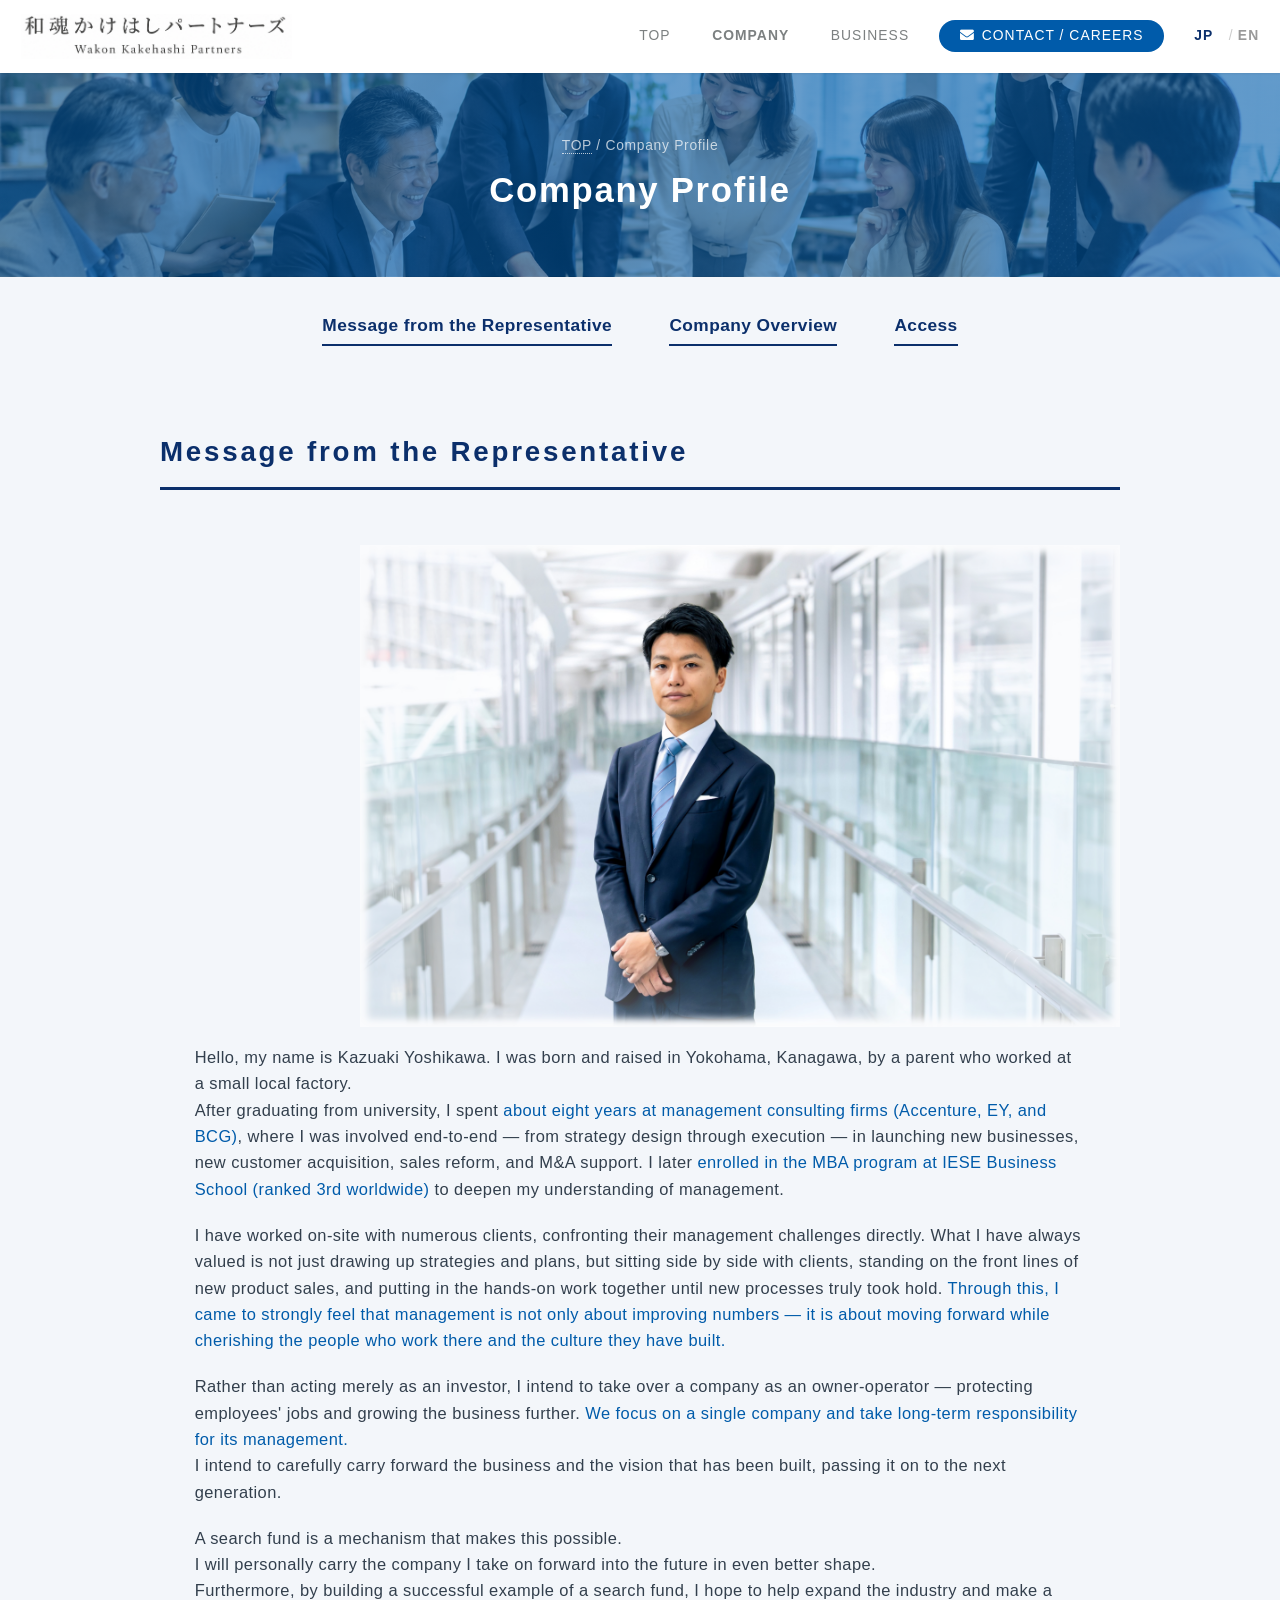
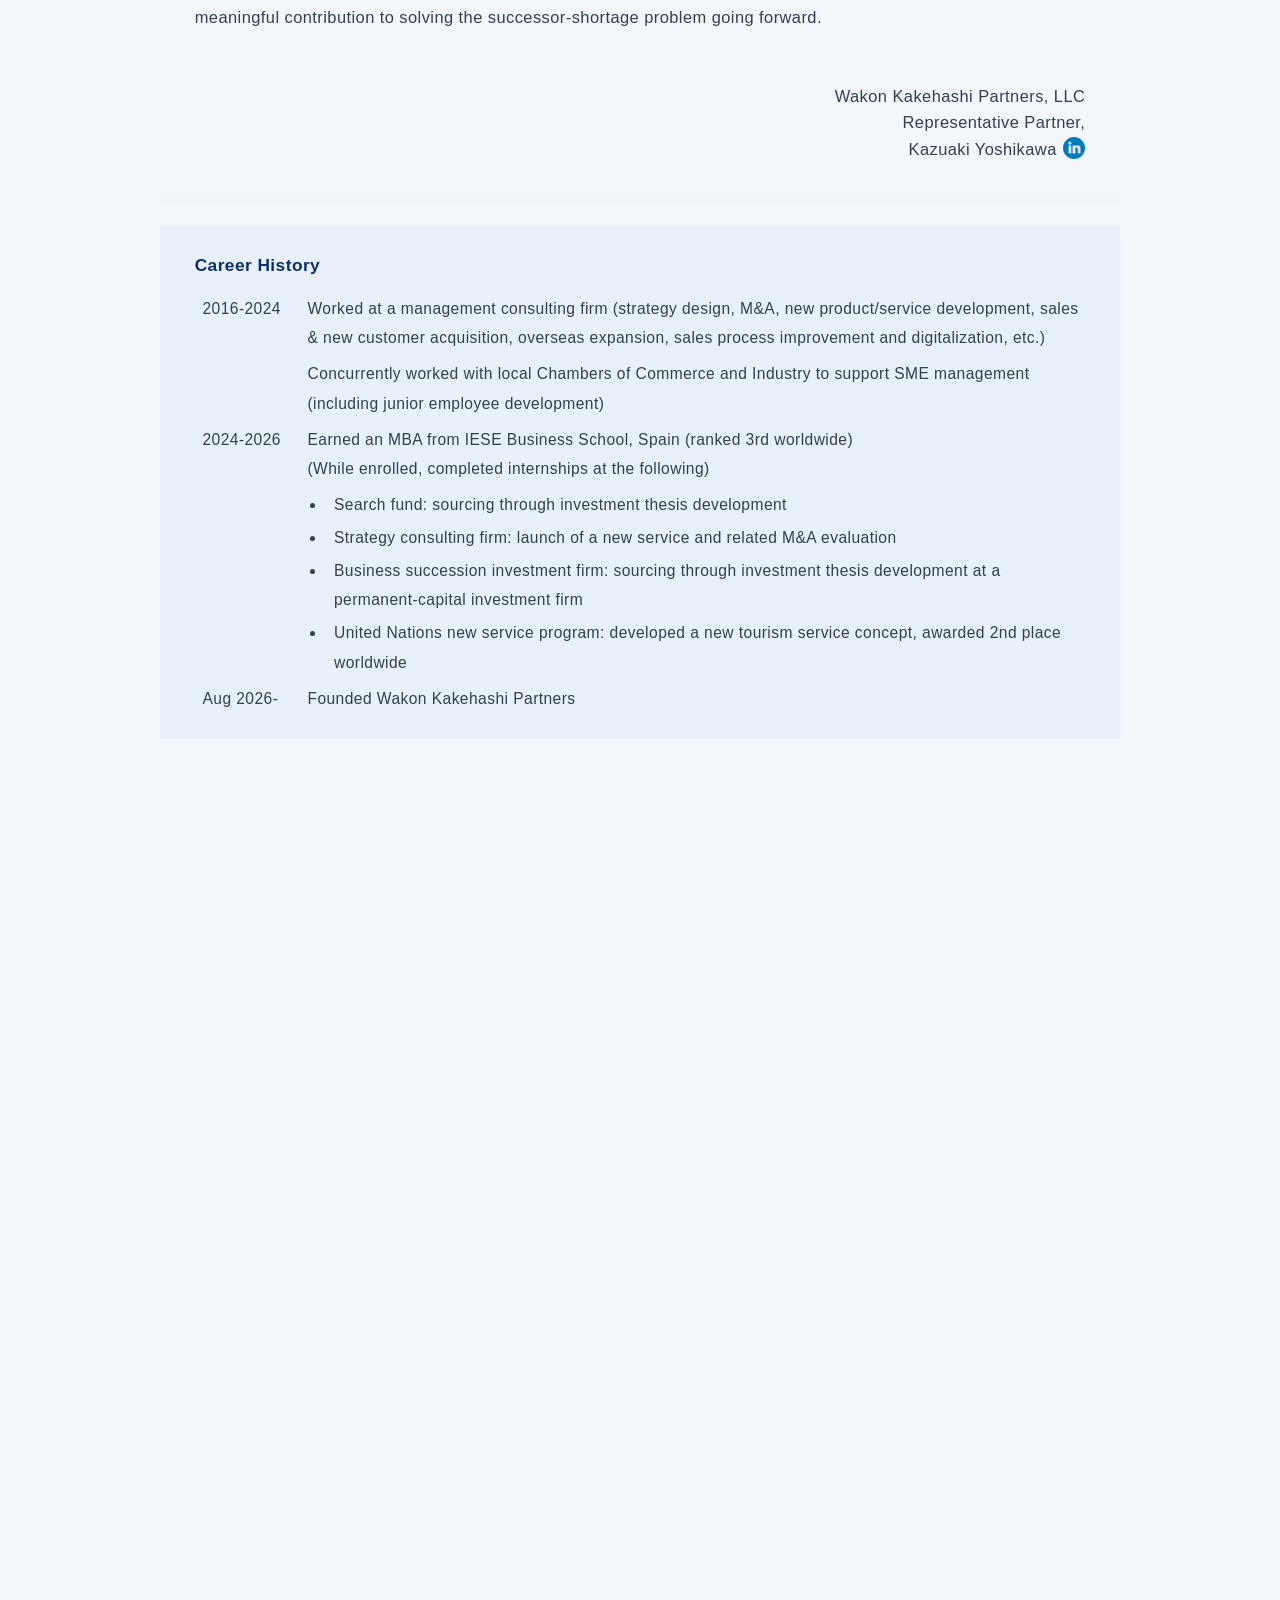
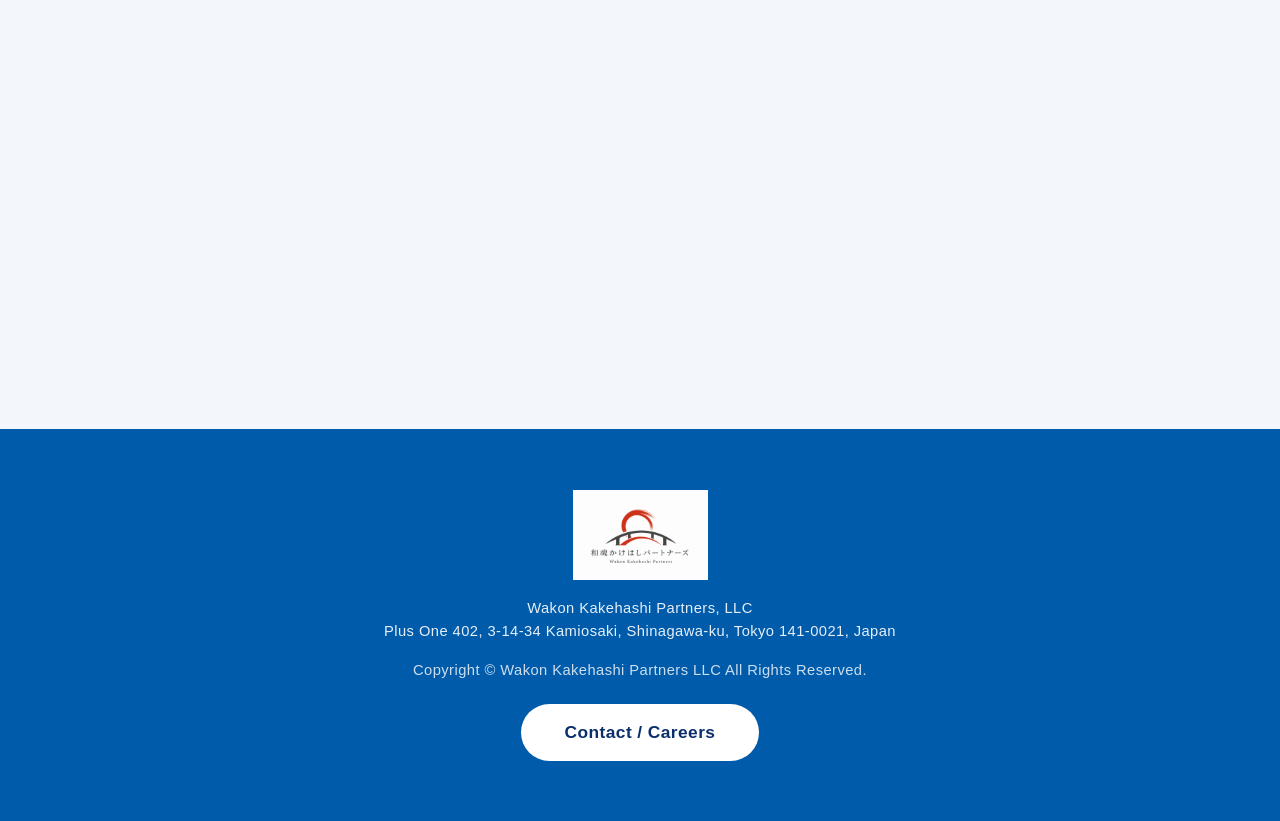
<file: company-en.html>
<!DOCTYPE HTML>
<!--
	Twenty by HTML5 UP
	html5up.net | @ajlkn
	Free for personal and commercial use under the CCA 3.0 license (html5up.net/license)
-->
<html lang="en">
	<head>
		<title>Company Profile | Wakon Kakehashi Partners</title>
		<meta name="robots" content="index, follow" />
		<meta name="description" content="Company profile of Wakon Kakehashi Partners: a message from our representative, Kazuaki Yoshikawa, and our company overview." />
		<meta property="og:site_name" content="Wakon Kakehashi Partners" />
		<meta property="og:type" content="website" />
		<meta property="og:title" content="Company Profile | Wakon Kakehashi Partners" />
		<meta property="og:description" content="Company profile of Wakon Kakehashi Partners: a message from our representative, Kazuaki Yoshikawa, and our company overview." />
		<meta property="og:url" content="https://www.wakon-kp.com/company-en.html" />
		<meta property="og:image" content="https://www.wakon-kp.com/images/corp%20logo.png" />
		<link rel="canonical" href="https://www.wakon-kp.com/company-en.html" />
		<script type="application/ld+json">
		{
			"@context": "https://schema.org",
			"@type": "Organization",
			"name": "Wakon Kakehashi Partners",
			"alternateName": "和魂かけはしパートナーズ",
			"url": "https://www.wakon-kp.com/company-en.html",
			"logo": "https://www.wakon-kp.com/images/corp%20logo.png",
			"founder": {
				"@type": "Person",
				"name": "Kazuaki Yoshikawa",
				"alternateName": "吉川和明",
				"jobTitle": "Representative",
				"image": "https://www.wakon-kp.com/images/yoshikawa-kazuaki.png"
			}
		}
		</script>
		<meta charset="utf-8" />
		<meta name="viewport" content="width=device-width, initial-scale=1, user-scalable=no" />
		<link rel="stylesheet" href="assets/css/main.css" />
		<link rel="stylesheet" href="assets/css/fontawesome-all.min.css" />
		<link rel="preconnect" href="https://fonts.googleapis.com" />
		<link rel="preconnect" href="https://fonts.gstatic.com" crossorigin />
		<link href="https://fonts.googleapis.com/css2?family=Noto+Serif+JP:wght@400;600;900&display=swap" rel="stylesheet" />
		<link rel="icon" type="image/png" href="images/favicon.png" />
		<noscript><link rel="stylesheet" href="assets/css/noscript.css" /></noscript>
		<style>
			html {
				scroll-behavior: smooth;
			}
			* {
				font-family: 'Meiryo UI', 'Meiryo', sans-serif !important;
			}
			.banner-slide {
				position: absolute;
				inset: 0;
				background-size: cover;
				background-position: center;
				background-repeat: no-repeat;
				will-change: transform, opacity;
				animation-play-state: paused;
			}
			.banner-slide { opacity: 0; }
			.banner-slide-1 { opacity: 1; }
			#banner.slideshow-active .banner-slide {
				animation-play-state: running;
			}
			.banner-slide-1 { animation: bannerFade1 16s ease-in-out infinite paused, bannerZoom1 16s ease-in-out infinite paused; }
			.banner-slide-2 { animation: bannerFade2 16s ease-in-out infinite paused, bannerZoom2 16s ease-in-out infinite paused; }
			.banner-slide-3 { animation: bannerFade3 16s ease-in-out infinite paused, bannerZoom3 16s ease-in-out infinite paused; }
			.banner-slide-4 { animation: bannerFade4 16s ease-in-out infinite paused, bannerZoom4 16s ease-in-out infinite paused; }
			@keyframes bannerFade1 { 0% { opacity: 1; } 20.3125% { opacity: 1; } 25% { opacity: 0; } 95.3125% { opacity: 0; } 100% { opacity: 1; } }
			@keyframes bannerFade2 { 0% { opacity: 0; } 20.3125% { opacity: 0; } 25% { opacity: 1; } 45.3125% { opacity: 1; } 50% { opacity: 0; } 100% { opacity: 0; } }
			@keyframes bannerFade3 { 0% { opacity: 0; } 45.3125% { opacity: 0; } 50% { opacity: 1; } 70.3125% { opacity: 1; } 75% { opacity: 0; } 100% { opacity: 0; } }
			@keyframes bannerFade4 { 0% { opacity: 0; } 70.3125% { opacity: 0; } 75% { opacity: 1; } 95.3125% { opacity: 1; } 100% { opacity: 0; } }
			@keyframes bannerZoom1 { 0% { transform: scale(1); } 20.3125% { transform: scale(1.05); } 100% { transform: scale(1); } }
			@keyframes bannerZoom2 { 0% { transform: scale(1.05); } 25% { transform: scale(1.05); } 50% { transform: scale(1); } 100% { transform: scale(1); } }
			@keyframes bannerZoom3 { 0% { transform: scale(1); } 50% { transform: scale(1); } 75% { transform: scale(1.05); } 100% { transform: scale(1.05); } }
			@keyframes bannerZoom4 { 0% { transform: scale(1.05); } 75% { transform: scale(1.05); } 100% { transform: scale(1); } }
			.reveal-on-scroll {
				opacity: 0;
				transform: translateY(40px);
				transition: opacity 0.8s ease-out, transform 0.8s ease-out;
			}
			.reveal-on-scroll.is-visible {
				opacity: 1;
				transform: translateY(0);
			}
			p {
				line-height: 1.6 !important;
			}
			@media screen and (max-width: 840px) {
				p {
					text-align: left !important;
				}
				p.text-center {
					text-align: center !important;
				}
				.greet-row {
					gap: 1.5em !important;
				}
				.greet-sticky-photo {
					position: static !important;
					height: 260px !important;
				}
				.greet-sticky-photo img {
					object-position: center 15% !important;
					-webkit-mask-image: none !important;
					mask-image: none !important;
				}
				.greet-overlay-text {
					background: none !important;
					padding: 1.5em 0 0 0 !important;
					margin-top: 1em !important;
				}
				.career-history-box {
					margin-left: -0.5cm !important;
					margin-right: -0.5cm !important;
					padding-left: 0.5cm !important;
					padding-right: 0.5cm !important;
				}
				.en-msg-card {
					margin-left: -0.5cm !important;
					margin-right: -0.5cm !important;
				}
				.en-msg-textcol {
					padding: 2em 0.5cm !important;
				}
				.career-history-box li {
					flex-direction: column !important;
				}
				.career-history-box li > span:first-child {
					width: auto !important;
					margin-bottom: 0.2em !important;
					font-weight: 700 !important;
				}
				#header nav#nav {
					display: none !important;
				}
				#header {
					justify-content: flex-start !important;
					padding-left: 60px !important;
				}
				.container {
					padding-left: 0.5cm !important;
					padding-right: 0.5cm !important;
				}
				#banner .inner {
					padding: 1.5em !important;
					box-sizing: border-box !important;
				}
				#banner .inner > div {
					flex-direction: column !important;
					align-items: flex-start !important;
					gap: 1em !important;
				}
				#banner img {
					max-width: 60% !important;
					max-height: 130px !important;
				}
				#banner h2 {
					font-size: 1.5em !important;
					overflow-wrap: break-word !important;
					word-break: break-word !important;
				}
				#banner p {
					font-size: 1em !important;
				}
				.value-card {
					grid-template-columns: 1fr !important;
					grid-template-areas: "title" "img" "desc" !important;
				}
			}
			@media screen and (max-width: 840px) {
				.team-grid {
					grid-template-columns: repeat(2, 1fr) !important;
				}
			}
			.team-card {
				cursor: pointer;
				text-align: left;
			}
			.team-photo-placeholder {
				width: 100%;
				aspect-ratio: 1 / 1;
				display: flex;
				align-items: center;
				justify-content: center;
				margin: 0;
				padding: 2.2em;
				box-sizing: border-box;
				transition: opacity 0.2s ease-out;
			}
			.team-photo-placeholder img {
				object-fit: contain !important;
			}
			@media screen and (min-width: 841px) {
				.team-grid-5 {
					container-type: inline-size;
				}
				.team-grid-5 .team-photo-placeholder {
					padding: 0.8em;
					padding: calc(2.1625em - 100cqw / 40);
					margin: calc(0.0375em + 100cqw / 40) 0;
				}
				.team-grid-5 .team-tags span {
					display: inline-block;
					white-space: normal !important;
					word-break: normal;
					overflow-wrap: anywhere;
				}
			}
			.team-card:hover .team-photo-placeholder {
				opacity: 0.8;
			}
			.team-name {
				margin: 0;
				font-weight: 700;
				color: #333f4d;
				font-size: 0.95em;
			}
			.team-title {
				margin: 0.2em 0 0 0;
				color: #666;
				font-size: 0.8em;
			}
			.team-tags {
				margin: 0.4em 0 0 0;
				color: #999;
				font-size: 0.75em;
				line-height: 1.6;
				word-break: normal;
			}
			.team-category {
				text-transform: none;
				margin: 0;
				font-size: 1.1em;
				font-weight: 700;
				color: #0B2F6B;
				border-left: solid 4px #0B2F6B;
				padding-left: 0.6em;
			}
			.team-modal-overlay {
				display: none;
				position: fixed;
				top: 73px;
				left: 0;
				right: 0;
				bottom: 0;
				background: rgba(10, 20, 40, 0.6);
				z-index: 1000;
				align-items: center;
				justify-content: center;
				padding: 1.5em;
			}
			.team-modal-overlay.is-open {
				display: flex;
			}
			.team-modal-box {
				background: #fff;
				max-width: 640px;
				width: 100%;
				max-height: calc(100vh - 73px - 3em);
				overflow-y: auto;
				border-radius: 12px;
				padding: 3em;
				position: relative;
				text-align: center;
			}
			.team-modal-close {
				min-width: 0;
				-webkit-appearance: none;
				appearance: none;
				position: sticky;
				top: -1.3em;
				letter-spacing: 0;
				text-indent: 0;
				z-index: 2;
				display: block;
				width: 1.6em;
				height: 1.6em;
				margin: -1.3em auto -0.3em auto;
				padding: 0;
				border: none;
				border-radius: 50%;
				background: rgba(255, 255, 255, 0.92);
				box-shadow: 0 1px 4px rgba(0, 0, 0, 0.15);
				font-size: 1.5em;
				line-height: 1.6em;
				text-align: center;
				color: transparent;
				overflow: hidden;
				cursor: pointer;
			}
			/* ×はフォントによって上下にずれるため、2本の線で描いて中央に置く */
			.team-modal-close::before, .team-modal-close::after {
				content: "";
				position: absolute;
				top: 50%;
				left: 50%;
				width: 0.7em;
				height: 2px;
				background: #999;
				border-radius: 1px;
				transform: translate(-50%, -50%) rotate(45deg);
			}
			.team-modal-close::after {
				transform: translate(-50%, -50%) rotate(-45deg);
			}
			.team-modal-photo {
				width: 160px;
				aspect-ratio: 1 / 1;
				display: flex;
				align-items: center;
				justify-content: center;
				flex-shrink: 0;
				box-sizing: border-box;
			}
			@media screen and (max-width: 840px) {
				.team-grid {
					grid-template-columns: repeat(2, minmax(0, 1fr)) !important;
				}
				.team-card {
					min-width: 0;
				}
				.team-name, .team-title {
					overflow-wrap: anywhere;
				}
				.team-tags span {
					white-space: normal !important;
					display: inline-block;
					overflow-wrap: anywhere;
				}
				.team-category {
					font-size: 1em;
				}
				.team-name {
					font-size: 0.82em;
				}
				.team-title {
					font-size: 0.7em;
				}
				.team-tags {
					font-size: 0.66em;
				}
				#team-modal-name {
					font-size: 1.05em !important;
				}
				#team-modal-title {
					font-size: 0.78em !important;
				}
				#team-modal-tags {
					font-size: 0.7em !important;
				}
				#team-modal-history, #team-modal-philosophy, #team-modal-track, #team-modal-searchfund {
					font-size: 0.8em !important;
				}
			}
			.team-tags span {
				display: inline-block;
				overflow-wrap: anywhere;
			}
			/* ロゴ枠を常に正方形に固定（iOS Safariで画像に引っぱられて縦長になるのを防ぐ） */
			.team-photo-placeholder {
				overflow: hidden;
				min-height: 0;
			}
			/* 国旗の基準枠を、ロゴ画像と同じ正方形に固定 */
			.team-photo-placeholder > span {
				width: 100% !important;
				height: auto !important;
				aspect-ratio: 1 / 1;
				flex: none;
			}
			/* iOS Safariで枠が縦長になるため、枠ではなく中の画像側を正方形にする（枠は余白を付けるだけ） */
			.team-photo-placeholder {
				aspect-ratio: auto !important;
				height: auto !important;
			}
			.team-photo-placeholder > img {
				width: 100% !important;
				height: auto !important;
				aspect-ratio: 1 / 1;
				flex: none;
			}
			.team-photo-placeholder > span > img {
				position: absolute;
				top: 0;
				left: 0;
				width: 100% !important;
				height: 100% !important;
			}
			/* スマホ：1列・ロゴ左／文字右の横並び */
			@media screen and (max-width: 840px) {
				.team-grid, .team-grid-5 {
					grid-template-columns: minmax(0, 1fr) !important;
					gap: 1.8em !important;
				}
				.team-card {
					display: grid;
					grid-template-columns: 40% minmax(0, 1fr);
					column-gap: 1em;
					align-items: start;
					align-content: start;
				}
				.team-card > .team-photo-placeholder {
					grid-column: 1;
					grid-row: 1 / span 4;
					align-self: start;
					height: auto;
					padding: 0.7em !important;
					margin: 0 !important;
				}
				.team-card > p {
					grid-column: 2;
				}
				.team-photo-placeholder svg {
					width: 24px;
					height: 16px;
					top: 4px !important;
					left: 4px !important;
				}
				.team-category {
					font-size: 1.1em;
					margin-bottom: 0.8em !important;
				}
				.team-name {
					font-size: 1em;
				}
				.team-title {
					font-size: 0.85em;
				}
				.team-tags {
					font-size: 0.78em;
					word-break: normal;
				}
				.team-tags span {
					word-break: normal;
					overflow-wrap: anywhere;
				}
				.team-tags .tag-chunk, #team-modal-tags .tag-chunk {
					display: inline-block;
					max-width: 100%;
					word-break: keep-all;
					overflow-wrap: anywhere;
				}
				#team-modal-tags > span {
					white-space: normal !important;
					display: inline-block;
					max-width: 100%;
				}
			}
			/* TOPを開いたときの社名ロゴのイントロ（スクリプトが html に intro-on を付けたときだけ表示） */
			#intro-splash {
				display: none;
				position: fixed;
				top: 0;
				left: 0;
				right: 0;
				bottom: 0;
				z-index: 99999;
				background: #F5DDDD;
				align-items: center;
				justify-content: center;
			}
			html.intro-on #intro-splash {
				display: flex;
			}
			html.intro-on body {
				overflow: hidden;
			}
			#intro-splash .intro-inner {
				position: relative;
				width: 62vw;
				max-width: 420px;
				transition: opacity 0.7s ease, transform 0.9s ease;
			}
			#intro-splash .intro-inner img {
				display: block;
				width: 100%;
			}
			/* ① 橋と社名：ふわっと浮かび上がる */
			#intro-splash .intro-base {
				opacity: 0;
				transform: translateY(14px);
				transition: opacity 1.4s ease, transform 1.6s ease;
			}
			#intro-splash.is-show .intro-base {
				opacity: 1;
				transform: translateY(0);
			}
			/* ② 太陽：筆の流れに沿って時計回りにくるっと描かれる（描画はスクリプトで制御） */
			#intro-splash .intro-sun {
				position: absolute;
				top: 0;
				left: 0;
				opacity: 0;
				transform-origin: 47.4% 27.2%;
				transform: rotate(-50deg) scale(0.85);
				transition: transform 1.5s cubic-bezier(0.22, 1, 0.36, 1);
			}
			#intro-splash.is-sun .intro-sun {
				opacity: 1;
				transform: rotate(0) scale(1);
			}
			/* 代表挨拶の強調：太字ではなく、サイトの青（ボタンと同じ色）の文字で示す（日本語版と同じ） */
			#greeting strong {
				font-weight: inherit;
				color: #005BAA;
			}
		</style>
	</head>
	<body class="is-preload">
		<div id="page-wrapper">

			<!-- Header -->
				<header id="header" style="display: flex; align-items: center; justify-content: space-between;">
					<img src="images/corp logo 2.png" alt="Wakon Kakehashi Partners" style="max-height: 45px; display: block;">
					<nav id="nav" style="position: static; top: auto; right: auto;">
						<ul style="margin: 0;">
							<li><a href="english.html">TOP</a></li>
							<li class="current"><a href="company-en.html">Company</a></li>
							<li><a href="business-en.html">Business</a></li>
							<li><a href="contact-en.html" style="display: inline-flex; align-items: center; gap: 0.5em; background: #005BAA; color: #fff; padding: 0.6em 1.4em; border-radius: 999px; border-bottom: none;"><span class="icon solid fa-envelope" style="color: #fff;"></span>Contact / Careers</a></li>
							<li><a href="index.html" style="color: #0B2F6B; font-weight: 700;">JP</a><span style="color: #ccc; margin: 0 0.3em;">/</span><span style="color: #999; font-weight: 700;">EN</span></li>
						</ul>
					</nav>
				</header>

			<!-- Page Hero -->
				<section style="margin-top: 73px; padding: 3.5em 1.5em; background: linear-gradient(rgba(0, 91, 170, 0.6), rgba(0, 91, 170, 0.6)), url('images/ヘッダー１.png'); background-size: cover; background-position: center; color: #fff; text-align: center;">
					<p style="margin: 0 0 0.6em 0; font-size: 0.8em; opacity: 0.7; letter-spacing: 0.05em;"><a href="english.html" style="color: #fff; text-decoration: none;">TOP</a> / Company Profile</p>
					<h1 style="margin: 0; font-size: 2em; font-weight: 900; letter-spacing: 0.05em; text-transform: none;">Company Profile</h1>
				</section>

			<!-- Anchor Nav -->
				<section class="container anchor-nav" style="padding: 2em 0 1em 0; text-align: center;">
					<a href="#greeting" style="display: inline-block; margin: 0 1.5em; color: #0B2F6B; font-weight: 700; text-decoration: none; border-bottom: solid 2px #0B2F6B; padding-bottom: 0.2em;">Message from the Representative</a>
					<a href="#overview" style="display: inline-block; margin: 0 1.5em; color: #0B2F6B; font-weight: 700; text-decoration: none; border-bottom: solid 2px #0B2F6B; padding-bottom: 0.2em;">Company Overview</a>
					<a href="#access" style="display: inline-block; margin: 0 1.5em; color: #0B2F6B; font-weight: 700; text-decoration: none; border-bottom: solid 2px #0B2F6B; padding-bottom: 0.2em;">Access</a>
				</section>

			<!-- Greeting -->
				<section id="greeting" class="container reveal-on-scroll" style="padding: 3em 0 1em 0;">
					<div class="greet-sticky-wrap" style="position: relative;">
						<h2 style="position: sticky; top: 73px; z-index: 5; font-size: 1.6em; font-weight: 900; color: #0B2F6B; border-bottom: solid 3px #0B2F6B; padding-top: 0.6em; padding-bottom: 0.5em; margin: 0 0 2em 0; text-transform: none; background: #f3f6fa;">Message from the Representative</h2>
						<div class="greet-sticky-photo" style="position: sticky; top: 163px; z-index: 0; width: 100%; max-width: 760px; aspect-ratio: 3404 / 2156; margin: 0 0 0 auto; overflow: hidden;">
							<img src="images/yoshikawa-kazuaki-profile.jpg" alt="Kazuaki Yoshikawa, Representative of Wakon Kakehashi Partners" style="width: 100%; height: 100%; object-fit: cover; object-position: 50% center; display: block; -webkit-mask-image: radial-gradient(circle 320px at 50% 45%, black 55%, rgba(0,0,0,0.55) 100%); mask-image: radial-gradient(circle 320px at 50% 45%, black 55%, rgba(0,0,0,0.55) 100%);">
						</div>

						<div class="greet-overlay-text" style="position: relative; z-index: 1; background: rgba(243,246,250,0.78); padding: 1em 2em 0.8em 2em; margin-top: 0;">
							<p style="color: #333f4d; line-height: 2; margin: 0 0 1.2em 0; font-size: 0.95em;">Hello, my name is Kazuaki Yoshikawa. I was born and raised in Yokohama, Kanagawa, by a parent who worked at a small local factory.<br>After graduating from university, I spent <strong>about eight years at management consulting firms (Accenture, EY, and BCG)</strong>, where I was involved end-to-end — from strategy design through execution — in launching new businesses, new customer acquisition, sales reform, and M&amp;A support. I later <strong>enrolled in the MBA program at IESE Business School (ranked 3rd worldwide)</strong> to deepen my understanding of management.</p>
							<p style="color: #333f4d; line-height: 2; margin: 0 0 1.2em 0; font-size: 0.95em;">I have worked on-site with numerous clients, confronting their management challenges directly. What I have always valued is not just drawing up strategies and plans, but sitting side by side with clients, standing on the front lines of new product sales, and putting in the hands-on work together until new processes truly took hold. <strong>Through this, I came to strongly feel that management is not only about improving numbers — it is about moving forward while cherishing the people who work there and the culture they have built.</strong></p>
							<p style="color: #333f4d; line-height: 2; margin: 0 0 1.2em 0; font-size: 0.95em;">Rather than acting merely as an investor, I intend to take over a company as an owner-operator — protecting employees' jobs and growing the business further. <strong>We focus on a single company and take long-term responsibility for its management.</strong><br>I intend to carefully carry forward the business and the vision that has been built, passing it on to the next generation.</p>
							<p style="color: #333f4d; line-height: 2; margin: 0 0 3.2em 0; font-size: 0.95em;">A search fund is a mechanism that makes this possible.<br>I will personally carry the company I take on forward into the future in even better shape.<br>Furthermore, by building a successful example of a search fund, I hope to help expand the industry and make a meaningful contribution to solving the successor-shortage problem going forward.</p>

							<p style="color: #333f4d; margin: 0 0 1.8em 0; font-size: 0.95em; line-height: 1.8; text-align: right;">
								Wakon Kakehashi Partners, LLC<br>
								Representative Partner, <br>
								Kazuaki Yoshikawa<a href="https://www.linkedin.com/in/kyoshikawa" target="_blank" rel="noopener noreferrer" style="display: inline-flex; align-items: center; justify-content: center; width: 22px; height: 22px; margin-left: 0.4em; vertical-align: middle; border-bottom: none; position: relative; top: -0.15em;"><img src="images/linkedin.png" alt="LinkedIn" style="width: 100%; height: 100%; object-fit: contain; display: block;"></a>
							</p>
						</div>

						<div class="career-history-box" style="position: relative; z-index: 1; background: rgba(227,238,251,0.7); padding: 1.5em 2em; margin-top: 1.2em;">
							<p style="margin: 0 0 0.8em 0; font-weight: 700; color: #0B2F6B;">Career History</p>
							<ul style="list-style: none; margin: 0; padding: 0; color: #333f4d; font-size: 0.9em; line-height: 1.9;">
								<li style="display: flex; margin-bottom: 0.4em;"><span style="width: 105px; flex-shrink: 0;">2016-2024</span><span>Worked at a management consulting firm (strategy design, M&amp;A, new product/service development, sales &amp; new customer acquisition, overseas expansion, sales process improvement and digitalization, etc.)</span></li>
								<li style="display: flex; margin-bottom: 0.4em;"><span style="width: 105px; flex-shrink: 0;"></span><span>Concurrently worked with local Chambers of Commerce and Industry to support SME management (including junior employee development)</span></li>
								<li style="display: flex; margin-bottom: 0.4em;"><span style="width: 105px; flex-shrink: 0;">2024-2026</span><span>Earned an MBA from IESE Business School, Spain (ranked 3rd worldwide)<br>(While enrolled, completed internships at the following)
								<ul style="margin: 0.4em 0 0 0; padding-left: 1.2em; list-style: disc;">
									<li style="margin-bottom: 0.2em;">Search fund: sourcing through investment thesis development</li>
									<li style="margin-bottom: 0.2em;">Strategy consulting firm: launch of a new service and related M&amp;A evaluation</li>
									<li style="margin-bottom: 0.2em;">Business succession investment firm: sourcing through investment thesis development at a permanent-capital investment firm</li>
									<li>United Nations new service program: developed a new tourism service concept, awarded 2nd place worldwide</li>
								</ul>
							</span></li>
								<li style="display: flex;"><span style="width: 105px; flex-shrink: 0;">Aug 2026-</span><span>Founded Wakon Kakehashi Partners</span></li>
							</ul>
						</div>
					</div>
				</section>

			<!-- Company Overview Table -->
				<section id="overview" class="container reveal-on-scroll" style="padding: 1em 0 4em 0;">
					<h2 style="font-size: 1.6em; font-weight: 900; color: #0B2F6B; border-bottom: solid 3px #0B2F6B; padding-top: 0.6em; padding-bottom: 0.5em; margin: 0 0 2em 0; text-transform: none; position: sticky; top: 73px; background: #f3f6fa; z-index: 5;">Company Overview</h2>
					<div style="max-width: 800px;">
						<div style="display: flex; flex-wrap: wrap; padding: 1em 0; border-bottom: solid 1px #8FB8E0;">
							<div style="width: 180px; font-weight: 700; color: #0B2F6B;">Company Name</div>
							<div style="flex: 1; min-width: 240px; color: #333f4d;">Wakon Kakehashi Partners, LLC</div>
						</div>
						<div style="display: flex; flex-wrap: wrap; padding: 1em 0; border-bottom: solid 1px #8FB8E0;">
							<div style="width: 180px; font-weight: 700; color: #0B2F6B;">Founded</div>
							<div style="flex: 1; min-width: 240px; color: #333f4d;">August 2026</div>
						</div>
						<div style="display: flex; flex-wrap: wrap; padding: 1em 0; border-bottom: solid 1px #8FB8E0;">
							<div style="width: 180px; font-weight: 700; color: #0B2F6B;">Representative</div>
							<div style="flex: 1; min-width: 240px; color: #333f4d;">Representative Partner, Kazuaki Yoshikawa</div>
						</div>
						<div style="display: flex; flex-wrap: wrap; padding: 1em 0; border-bottom: solid 1px #8FB8E0;">
							<div style="width: 180px; font-weight: 700; color: #0B2F6B;">Address</div>
							<div style="flex: 1; min-width: 240px; color: #333f4d;">Plus One 402, 3-14-34 Kamiosaki, Shinagawa-ku, Tokyo 141-0021, Japan</div>
						</div>
						<div style="display: flex; flex-wrap: wrap; padding: 1em 0; border-bottom: solid 1px #8FB8E0;">
							<div style="width: 180px; font-weight: 700; color: #0B2F6B;">Business</div>
							<div style="flex: 1; min-width: 240px; color: #333f4d;">
								<ul style="margin: 0; padding-left: 1.2em;">
									<li style="margin-bottom: 0.5em;">Acquiring shares of small and medium-sized enterprises facing succession challenges and taking over their management</li>
									<li style="margin-bottom: 0.5em;">Selecting, investing in, and managing portfolio companies</li>
									<li>Any and all business incidental or related to the above</li>
								</ul>
							</div>
						</div>
					</div>
				</section>

			<!-- Access -->
				<section id="access" class="container reveal-on-scroll" style="padding: 1em 0 4em 0;">
					<h2 style="font-size: 1.6em; font-weight: 900; color: #0B2F6B; border-bottom: solid 3px #0B2F6B; padding-top: 0.6em; padding-bottom: 0.5em; margin: 0 0 2em 0; text-transform: none; position: sticky; top: 73px; background: #f3f6fa; z-index: 5;">Access</h2>
					<p style="color: #333f4d; margin: 0 0 1.5em 0; text-align: left;">Plus One 402, 3-14-34 Kamiosaki, Shinagawa-ku, Tokyo 141-0021, Japan</p>
					<div style="width: 100%; height: 360px;">
						<iframe src="https://www.google.com/maps?q=%E6%9D%B1%E4%BA%AC%E9%83%BD%E5%93%81%E5%B7%9D%E5%8C%BA%E4%B8%8A%E5%A4%A7%E5%B4%8E3-14-34&amp;output=embed&amp;hl=en" style="width: 100%; height: 100%; border: 0;" loading="lazy" title="Map of Wakon Kakehashi Partners"></iframe>
					</div>
				</section>

			<!-- Footer -->
				<footer id="footer" style="background: #005BAA; color: #fff; text-align: center; padding: 3.5em 1.5em;">
					<img src="images/corp logo.png" alt="Wakon Kakehashi Partners" style="max-height: 90px; margin: 0 auto 1em auto; display: block;">
					<p style="margin: 0 0 1em 0; font-size: 0.85em; opacity: 0.9;">Wakon Kakehashi Partners, LLC<br>Plus One 402, 3-14-34 Kamiosaki, Shinagawa-ku, Tokyo 141-0021, Japan</p>
					<p style="margin: 0 0 1.5em 0; font-size: 0.85em; opacity: 0.8;">Copyright &copy; Wakon Kakehashi Partners LLC All Rights Reserved.</p>
					<a href="contact-en.html" style="display: inline-block; background: #fff; color: #0B2F6B; padding: 0.8em 2.5em; border-radius: 999px; text-decoration: none; font-weight: 700; border-bottom: none;">Contact / Careers</a>
				</footer>

			<button id="backToTop" type="button" aria-label="Back to Top" style="position: fixed; right: 1.5em; bottom: 1.5em; width: auto; height: auto; background: none; color: #0B2F6B; border: none; padding: 0; min-width: 0; line-height: 1; text-transform: none; letter-spacing: normal; font-size: 16px; cursor: pointer; display: flex; flex-direction: column; align-items: center; justify-content: center; gap: 0.3em; opacity: 0; visibility: hidden; transform: translateY(10px); transition: opacity 0.25s ease, transform 0.25s ease, visibility 0.25s; z-index: 9999;">
					<svg viewBox="0 0 24 24" width="22" height="22" fill="none" stroke="#0B2F6B" stroke-width="3" stroke-linecap="round" stroke-linejoin="round"><line x1="12" y1="19" x2="12" y2="5"></line><polyline points="5 12 12 5 19 12"></polyline></svg>
					<span style="display: block; border: solid 1.5px #0B2F6B; border-radius: 3px; padding: 0.2em 1.3em; font-size: 0.72em; line-height: 1.4; font-weight: 700; letter-spacing: 0.05em; color: #0B2F6B; background: #fff;">TOP</span>
				</button>

		</div>

		<!-- Scripts -->
			<script src="assets/js/jquery.min.js"></script>
			<script src="assets/js/jquery.dropotron.min.js"></script>
			<script src="assets/js/jquery.scrolly.min.js"></script>
			<script src="assets/js/jquery.scrollex.min.js"></script>
			<script src="assets/js/browser.min.js"></script>
			<script src="assets/js/breakpoints.min.js"></script>
			<script src="assets/js/util.js"></script>
			<script src="assets/js/main.js"></script>
			<script>
				document.addEventListener('DOMContentLoaded', function () {
					var revealEls = document.querySelectorAll('.reveal-on-scroll');
					var banner = document.getElementById('banner');
					var messageSection = document.getElementById('message-section');
					var observer = new IntersectionObserver(function (entries) {
						entries.forEach(function (entry) {
							if (entry.isIntersecting) {
								entry.target.classList.add('is-visible');
								observer.unobserve(entry.target);
								if (banner && entry.target === messageSection) {
									entry.target.addEventListener('transitionend', function () {
										banner.classList.add('slideshow-active');
									}, { once: true });
								}
							}
						});
					}, { threshold: 0.15 });
					setTimeout(function () {
						revealEls.forEach(function (el) { observer.observe(el); });
					}, 1400);

					var greetHeading = document.querySelector('#greeting h2');
					var greetPhoto = document.querySelector('.greet-sticky-photo');
					if (greetHeading && greetPhoto) {
						var syncGreetPhotoTop = function () {
							var headingTop = parseFloat(getComputedStyle(greetHeading).top) || 0;
							var headingBottomMargin = parseFloat(getComputedStyle(greetHeading).marginBottom) || 0;
							greetPhoto.style.top = (headingTop + greetHeading.offsetHeight + headingBottomMargin) + 'px';
						};
						syncGreetPhotoTop();
						window.addEventListener('resize', syncGreetPhotoTop);
					}

					var topLink = document.getElementById('topLink');
					if (topLink) {
						topLink.addEventListener('click', function (e) {
							e.preventDefault();
							window.scrollTo({ top: 0, behavior: 'smooth' });
						});
					}

					var backToTop = document.getElementById('backToTop');
					var footerEl = document.getElementById('footer');
					if (backToTop) {
						var margin = 24;
						var toggleBackToTop = function () {
							var visible = window.scrollY > 400;
							backToTop.style.opacity = visible ? '1' : '0';
							backToTop.style.visibility = visible ? 'visible' : 'hidden';
							backToTop.style.transform = visible ? 'translateY(0)' : 'translateY(10px)';

							if (footerEl) {
								var footerRect = footerEl.getBoundingClientRect();
								var buttonHeight = backToTop.offsetHeight;
								if (footerRect.top < window.innerHeight - margin) {
									var footerTopDoc = footerRect.top + window.scrollY;
									backToTop.style.position = 'absolute';
									backToTop.style.top = (footerTopDoc - buttonHeight - margin) + 'px';
									backToTop.style.bottom = 'auto';
								} else {
									backToTop.style.position = 'fixed';
									backToTop.style.top = 'auto';
									backToTop.style.bottom = '1.5em';
								}
							}
						};
						window.addEventListener('scroll', toggleBackToTop, { passive: true });
						window.addEventListener('resize', toggleBackToTop);
						toggleBackToTop();
						backToTop.addEventListener('click', function () {
							window.scrollTo({ top: 0, behavior: 'smooth' });
						});
					}
				});
			</script>

			<script>
				function openTeamModal(card) {
					var nameEl = document.getElementById('team-modal-name');
					var linkEl = document.getElementById('team-modal-link');
					if (card.dataset.nameHtml) {
						nameEl.innerHTML = card.dataset.nameHtml;
						linkEl.style.display = 'none';
					} else {
						nameEl.textContent = card.dataset.name;
						if (card.dataset.url) {
							linkEl.href = card.dataset.url;
							linkEl.style.display = 'inline';
						} else {
							linkEl.style.display = 'none';
						}
					}
					document.getElementById('team-modal-title').innerHTML = card.dataset.title;
					document.getElementById('team-modal-tags').innerHTML = card.dataset.tags.split(/\s+(?=#)/).map(function (tag) {
						return '<span style="display: inline-block;">' + tag + '</span>';
					}).join(' ');
					document.getElementById('team-modal-history').innerHTML = card.dataset.history;
					document.getElementById('team-modal-philosophy').innerHTML = card.dataset.philosophy;
					document.getElementById('team-modal-track').innerHTML = card.dataset.track;
					document.getElementById('team-modal-searchfund').innerHTML = card.dataset.searchfund;
					var photoEl = document.getElementById('team-modal-photo');
					var photo2El = document.getElementById('team-modal-photo2');
					photoEl.style.maxWidth = '100%';
					photoEl.style.minWidth = '0';
					photoEl.style.flexShrink = '1';
					photo2El.style.maxWidth = '100%';
					photo2El.style.minWidth = '0';
					photo2El.style.flexShrink = '1';
					if (card.dataset.img) {
						photoEl.style.display = 'flex';
						if (card.dataset.img2) {
							photoEl.style.padding = '0';
							photoEl.style.width = '240px';
							photoEl.style.aspectRatio = '1 / 1';
							photoEl.innerHTML = '<img src="' + card.dataset.img + '" alt="' + card.dataset.name + '" style="width: 100%; height: 100%; padding: ' + (card.dataset.imgFill ? '0' : '1.2em') + '; box-sizing: border-box; object-fit: contain; display: block;">';
						} else {
							photoEl.style.padding = '0.8em';
							photoEl.style.width = '440px';
							photoEl.style.aspectRatio = 'auto';
							var imgEl = document.createElement('img');
							imgEl.alt = card.dataset.name;
							imgEl.style.cssText = 'width: 100%; height: auto; display: block;';
							imgEl.onload = function () {
								if (imgEl.naturalWidth / imgEl.naturalHeight < 1.05) { photoEl.style.width = '320px'; }
							};
							imgEl.src = card.dataset.img;
							photoEl.innerHTML = '';
							photoEl.appendChild(imgEl);
						}
					} else {
						photoEl.style.display = card.dataset.img2 ? 'none' : 'flex';
						photoEl.style.padding = '0';
						photoEl.style.width = '160px';
						photoEl.style.aspectRatio = '1 / 1';
						photoEl.innerHTML = '<span class="icon solid fa-user" style="font-size: 3em; color: #0B2F6B;"></span>';
					}
					if (card.dataset.img2) {
						photo2El.style.display = 'flex';
						photo2El.style.padding = '0';
						photo2El.style.width = card.dataset.img ? '240px' : '320px';
						photo2El.style.aspectRatio = '1 / 1';
						photo2El.innerHTML = '<img src="' + card.dataset.img2 + '" alt="' + card.dataset.name + '" style="width: 100%; height: 100%; object-fit: cover; object-position: center top; display: block;">';
					} else {
						photo2El.style.display = 'none';
						photo2El.innerHTML = '';
					}
					document.getElementById('team-modal').classList.add('is-open');
					document.querySelector('#team-modal .team-modal-box').scrollTop = 0;
				}
				function closeTeamModal() {
					document.getElementById('team-modal').classList.remove('is-open');
				}
			</script>

		<script>
			// 別ページから #team などの付いたリンクで開いたとき、読み込み後にその位置へ移動する
			window.addEventListener('load', function () {
				if (!location.hash) return;
				var el = document.getElementById(location.hash.slice(1));
				if (!el) return;
				setTimeout(function () { window.scrollTo({ top: el.getBoundingClientRect().top + window.scrollY, behavior: 'instant' }); }, 50);
			});
		</script>
	</body>
</html>
</file>
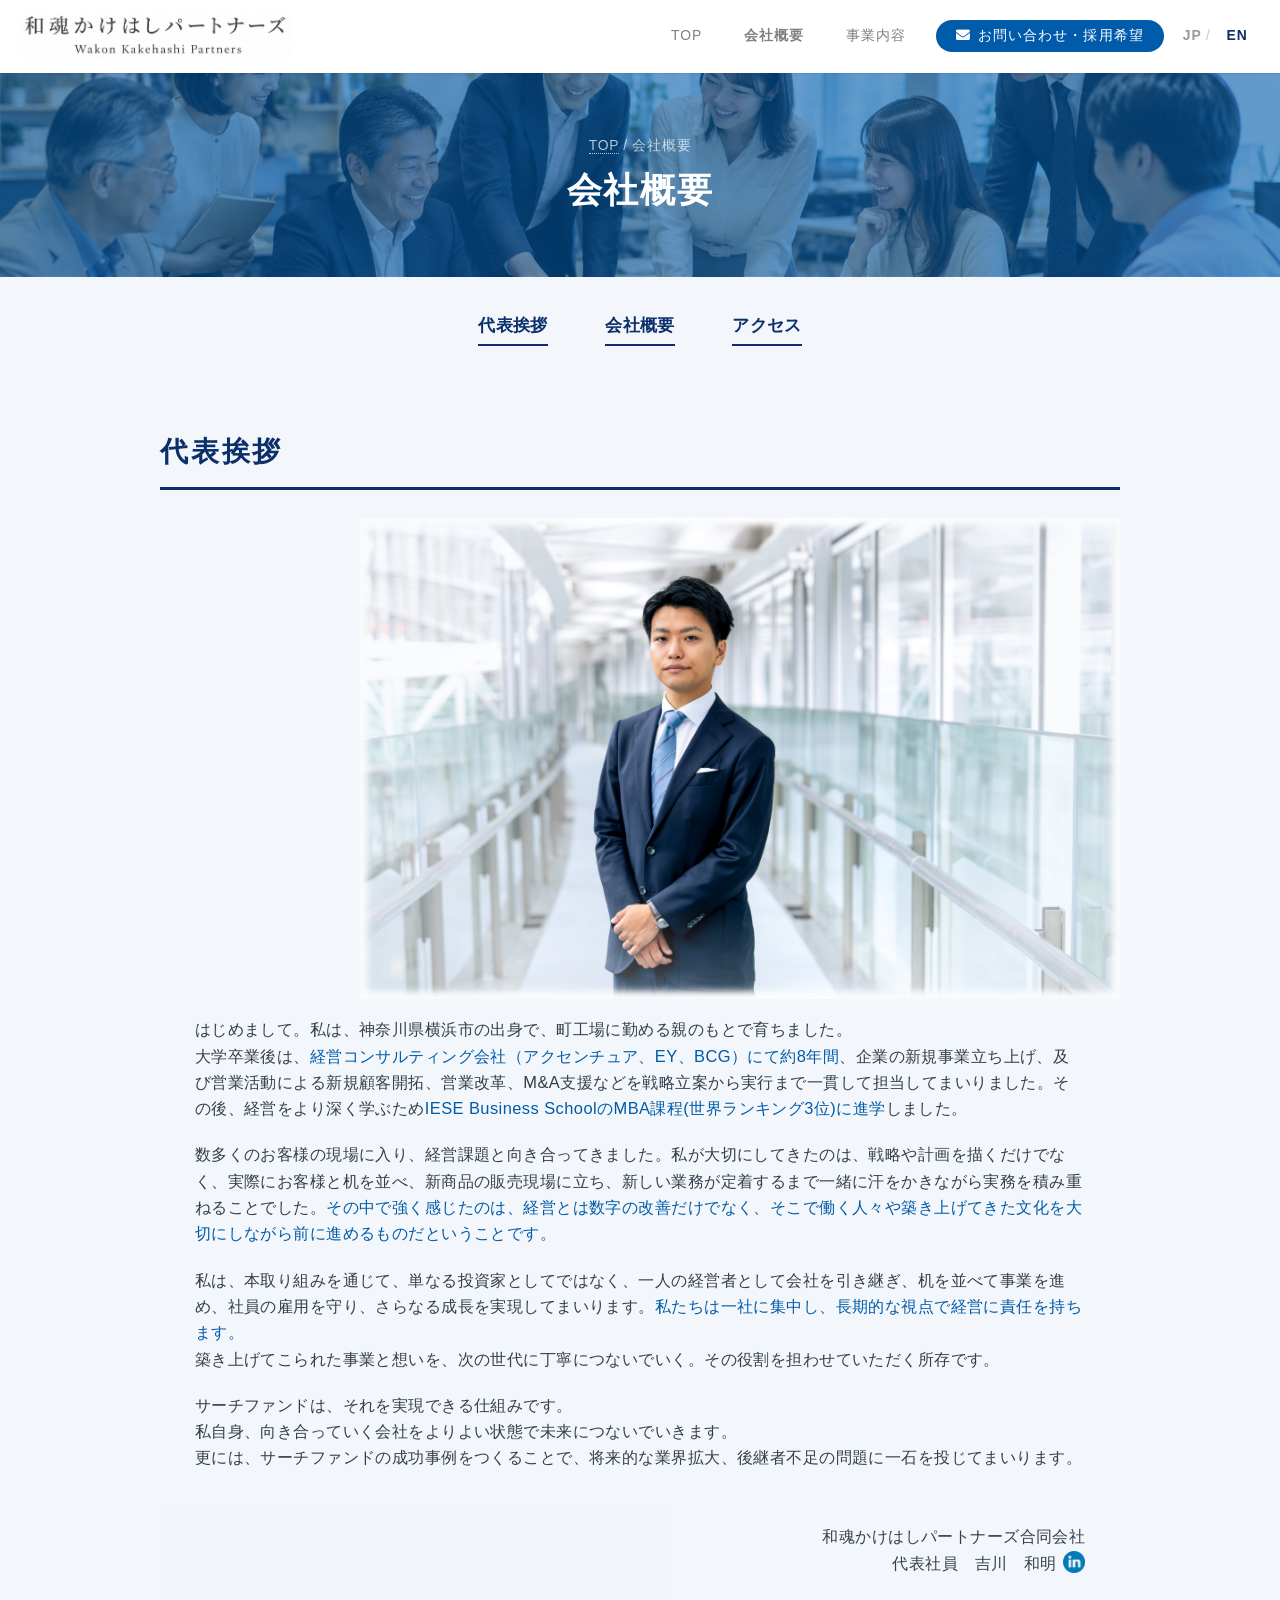
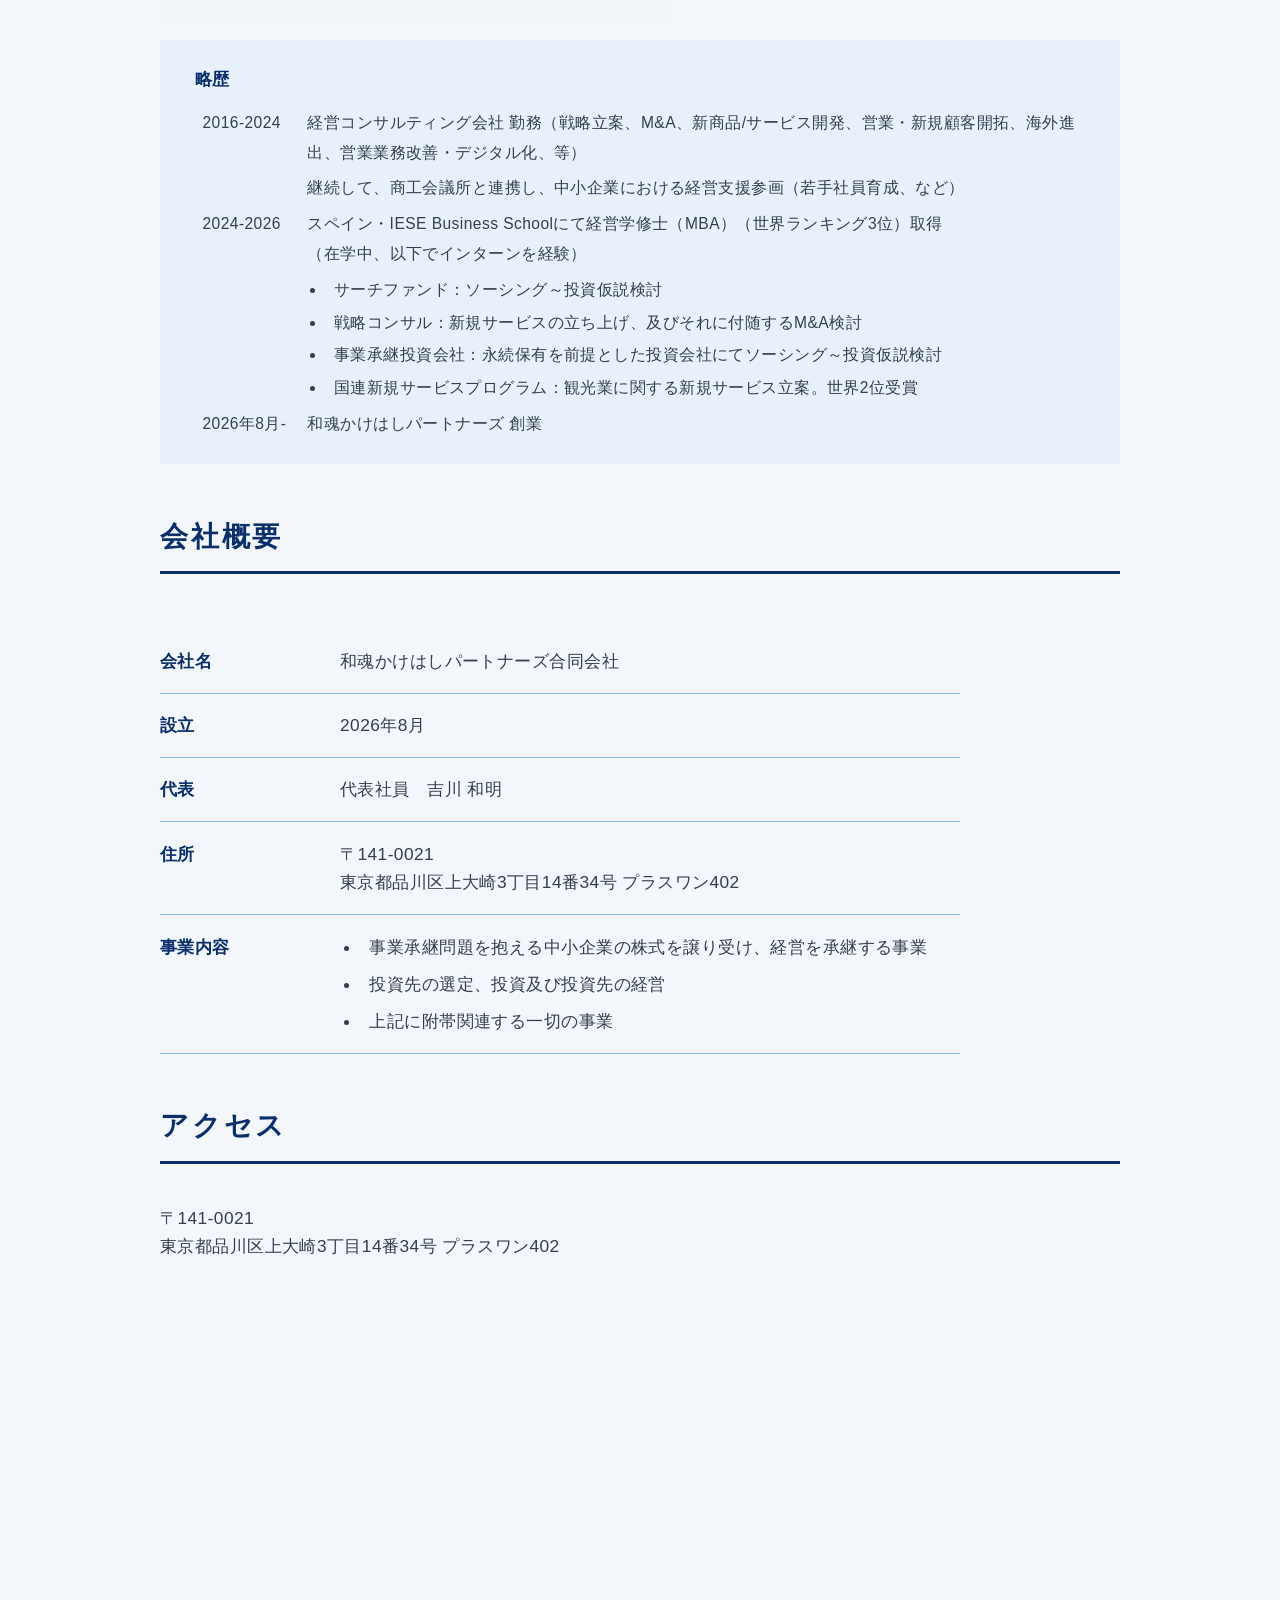
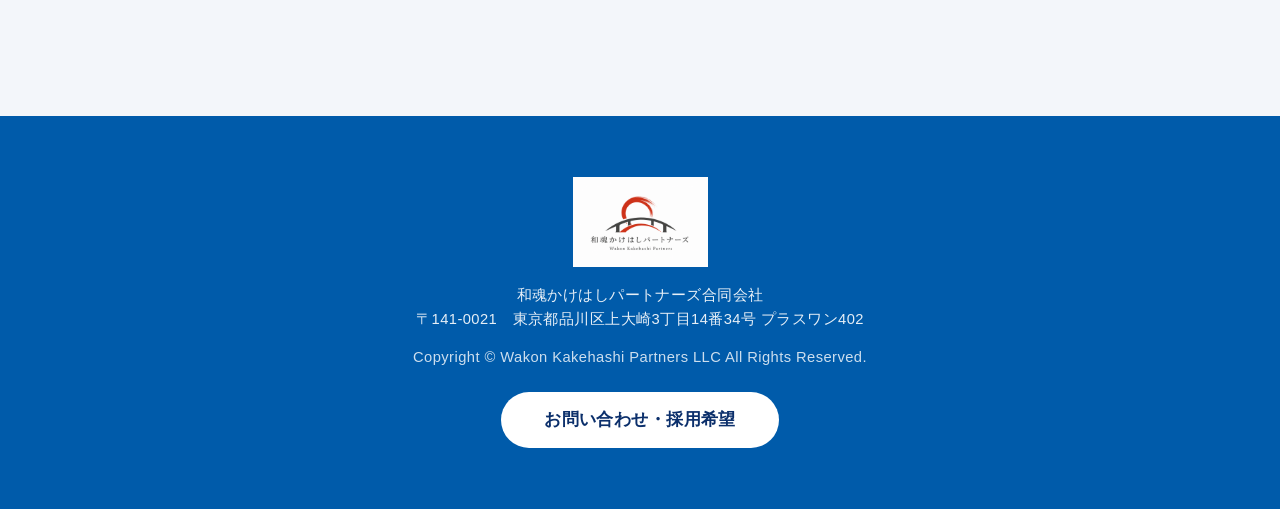
<file: company.html>
<!DOCTYPE HTML>
<!--
	Twenty by HTML5 UP
	html5up.net | @ajlkn
	Free for personal and commercial use under the CCA 3.0 license (html5up.net/license)
-->
<html>
	<head>
		<title>会社概要 | 和魂かけはしパートナーズ</title>
		<meta name="robots" content="index, follow" />
		<meta name="description" content="和魂かけはしパートナーズの会社概要。代表挨拶、会社情報、アクセスをご紹介します。" />
		<meta property="og:site_name" content="和魂かけはしパートナーズ" />
		<meta property="og:type" content="website" />
		<meta property="og:title" content="会社概要 | 和魂かけはしパートナーズ" />
		<meta property="og:description" content="和魂かけはしパートナーズの会社概要。代表挨拶、会社情報、アクセスをご紹介します。" />
		<meta property="og:url" content="https://www.wakon-kp.com/company.html" />
		<meta property="og:image" content="https://www.wakon-kp.com/images/corp%20logo.png" />
		<link rel="canonical" href="https://www.wakon-kp.com/company.html" />
		<meta charset="utf-8" />
		<meta name="viewport" content="width=device-width, initial-scale=1, user-scalable=no" />
		<link rel="stylesheet" href="assets/css/main.css" />
		<link rel="stylesheet" href="assets/css/fontawesome-all.min.css" />
		<link rel="icon" type="image/png" href="images/favicon.png" />
		<noscript><link rel="stylesheet" href="assets/css/noscript.css" /></noscript>
		<style>
			* {
				font-family: 'Meiryo UI', 'Meiryo', sans-serif !important;
			}
			.reveal-on-scroll {
				opacity: 0;
				transform: translateY(40px);
				transition: opacity 0.8s ease-out, transform 0.8s ease-out;
			}
			.reveal-on-scroll.is-visible {
				opacity: 1;
				transform: translateY(0);
			}
			p {
				line-height: 1.6 !important;
			}
			@media screen and (max-width: 840px) {
				.biz-value {
					margin-top: 0.6em;
				}
				p {
					text-align: left !important;
				}
				p.text-center {
					text-align: center !important;
				}
				p.rep-name-block {
					margin: 2.5em 0 3em 0 !important;
				}
				.greet-sticky-photo {
					position: static !important;
					height: 260px !important;
				}
				.greet-sticky-photo img {
					object-position: center 15% !important;
					-webkit-mask-image: none !important;
					mask-image: none !important;
				}
				.greet-overlay-text {
					background: none !important;
					padding: 1.5em 0 0 0 !important;
					margin-top: 1em !important;
				}
				.career-history-box {
					margin-left: -0.5cm !important;
					margin-right: -0.5cm !important;
					padding-left: 0.5cm !important;
					padding-right: 0.5cm !important;
				}
				.career-history-box li {
					flex-direction: column !important;
				}
				.career-history-box li > span:first-child {
					width: auto !important;
					margin-bottom: 0.2em !important;
					font-weight: 700 !important;
				}
				#header nav#nav {
					display: none !important;
				}
				#header {
					justify-content: flex-start !important;
					padding-left: 60px !important;
				}
				.container {
					padding-left: 0.5cm !important;
					padding-right: 0.5cm !important;
				}
				.anchor-nav {
					white-space: nowrap !important;
					overflow-x: auto !important;
					-webkit-overflow-scrolling: touch !important;
					padding-left: 0 !important;
					padding-right: 0 !important;
				}
				.anchor-nav a {
					margin: 0 0.35em !important;
					font-size: 0.7em !important;
				}
			}
			/* 代表挨拶の強調：太字ではなく、サイトの青（ボタンと同じ色）の文字で示す */
			#greeting strong {
				font-weight: inherit;
				color: #005BAA;
			}
		</style>
	</head>
	<body class="is-preload">
		<div id="page-wrapper">

			<!-- Header -->
				<header id="header" style="display: flex; align-items: center; justify-content: space-between;">
					<img src="images/corp logo 2.png" alt="Wakon Kakehashi Partners" style="max-height: 45px; display: block;">
					<nav id="nav" style="position: static; top: auto; right: auto;">
						<ul style="margin: 0;">
							<li><a href="index.html">TOP</a></li>
							<li class="current"><a href="company.html">会社概要</a></li>
							<li><a href="business.html">事業内容</a></li>
							<li><a href="contact.html" style="display: inline-flex; align-items: center; gap: 0.5em; background: #005BAA; color: #fff; padding: 0.6em 1.4em; border-radius: 999px; border-bottom: none;"><span class="icon solid fa-envelope" style="color: #fff;"></span>お問い合わせ・採用希望</a></li>
							<li><span style="color: #999; font-weight: 700;">JP</span><span style="color: #ccc; margin: 0 0.3em;">/</span><a href="english.html" style="color: #0B2F6B; font-weight: 700;">EN</a></li>
						</ul>
					</nav>
				</header>

			<!-- Page Hero -->
				<section style="margin-top: 73px; padding: 3.5em 1.5em; background: linear-gradient(rgba(0, 91, 170, 0.6), rgba(0, 91, 170, 0.6)), url('images/ヘッダー１.png'); background-size: cover; background-position: center; color: #fff; text-align: center;">
					<p style="margin: 0 0 0.6em 0; font-size: 0.8em; opacity: 0.7; letter-spacing: 0.05em;"><a href="index.html" style="color: #fff; text-decoration: none;">TOP</a> / 会社概要</p>
					<h1 style="margin: 0; font-size: 2em; font-weight: 900; letter-spacing: 0.05em;">会社概要</h1>
				</section>

			<!-- Anchor Nav -->
				<section class="container anchor-nav" style="padding: 2em 0 1em 0; text-align: center;">
					<a href="#greeting" style="display: inline-block; margin: 0 1.5em; color: #0B2F6B; font-weight: 700; text-decoration: none; border-bottom: solid 2px #0B2F6B; padding-bottom: 0.2em;">代表挨拶</a>
					<a href="#overview" style="display: inline-block; margin: 0 1.5em; color: #0B2F6B; font-weight: 700; text-decoration: none; border-bottom: solid 2px #0B2F6B; padding-bottom: 0.2em;">会社概要</a>
					<a href="#access" style="display: inline-block; margin: 0 1.5em; color: #0B2F6B; font-weight: 700; text-decoration: none; border-bottom: solid 2px #0B2F6B; padding-bottom: 0.2em;">アクセス</a>
				</section>

			<!-- Greeting -->
				<section id="greeting" class="container reveal-on-scroll" style="padding: 3em 0 1em 0;">
					<div class="greet-sticky-wrap" style="position: relative;">
						<h2 style="position: sticky; top: 73px; z-index: 5; font-size: 1.6em; font-weight: 900; color: #0B2F6B; border-bottom: solid 3px #0B2F6B; padding-top: 0.6em; padding-bottom: 0.5em; margin: 0 0 1em 0; background: #f3f6fa;">代表挨拶</h2>
						<div class="greet-sticky-photo" style="position: sticky; top: 163px; z-index: 0; width: 100%; max-width: 760px; aspect-ratio: 3404 / 2156; margin: 0 0 0 auto; overflow: hidden;">
							<img src="images/yoshikawa-kazuaki-profile.jpg" alt="和魂かけはしパートナーズ 代表社員 吉川和明（Kazuaki Yoshikawa）" style="width: 100%; height: 100%; object-fit: cover; object-position: 50% center; display: block; -webkit-mask-image: radial-gradient(circle 320px at 50% 45%, black 55%, rgba(0,0,0,0.55) 100%); mask-image: radial-gradient(circle 320px at 50% 45%, black 55%, rgba(0,0,0,0.55) 100%);">
						</div>

						<div class="greet-overlay-text" style="position: relative; z-index: 1; background: rgba(243,246,250,0.78); padding: 1em 2em 0.8em 2em; margin-top: 0;">
							<p style="color: #333f4d; line-height: 2; margin: 0 0 1.2em 0; font-size: 0.95em;">はじめまして。私は、神奈川県横浜市の出身で、町工場に勤める親のもとで育ちました。<br>大学卒業後は、<strong>経営コンサルティング会社（アクセンチュア、EY、BCG）にて約8年間</strong>、企業の新規事業立ち上げ、及び営業活動による新規顧客開拓、営業改革、M&amp;A支援などを戦略立案から実行まで一貫して担当してまいりました。その後、経営をより深く学ぶため<strong>IESE Business SchoolのMBA課程(世界ランキング3位)に進学</strong>しました。</p>
							<p style="color: #333f4d; line-height: 2; margin: 0 0 1.2em 0; font-size: 0.95em;">数多くのお客様の現場に入り、経営課題と向き合ってきました。私が大切にしてきたのは、戦略や計画を描くだけでなく、実際にお客様と机を並べ、新商品の販売現場に立ち、新しい業務が定着するまで一緒に汗をかきながら実務を積み重ねることでした。<strong>その中で強く感じたのは、経営とは数字の改善だけでなく、そこで働く人々や築き上げてきた文化を大切にしながら前に進めるものだということです。</strong></p>
							<p style="color: #333f4d; line-height: 2; margin: 0 0 1.2em 0; font-size: 0.95em;">私は、本取り組みを通じて、単なる投資家としてではなく、一人の経営者として会社を引き継ぎ、机を並べて事業を進め、社員の雇用を守り、さらなる成長を実現してまいります。<strong>私たちは一社に集中し、長期的な視点で経営に責任を持ちます。</strong><br>築き上げてこられた事業と想いを、次の世代に丁寧につないでいく。その役割を担わせていただく所存です。</p>
							<p style="color: #333f4d; line-height: 2; margin: 0 0 3.2em 0; font-size: 0.95em;">サーチファンドは、それを実現できる仕組みです。<br>私自身、向き合っていく会社をよりよい状態で未来につないでいきます。<br>更には、サーチファンドの成功事例をつくることで、将来的な業界拡大、後継者不足の問題に一石を投じてまいります。</p>

							<p class="rep-name-block" style="color: #333f4d; margin: 0 0 1.8em 0; font-size: 0.95em; text-align: right; line-height: 1.8;">
								和魂かけはしパートナーズ合同会社<br>
							代表社員　吉川　和明<a href="https://www.linkedin.com/in/kyoshikawa" target="_blank" rel="noopener noreferrer" style="display: inline-flex; align-items: center; justify-content: center; width: 22px; height: 22px; margin-left: 0.4em; vertical-align: middle; border-bottom: none; position: relative; top: -0.15em;"><img src="images/linkedin.png" alt="LinkedIn" style="width: 100%; height: 100%; object-fit: contain; display: block;"></a>
							</p>
						</div>

						<div class="career-history-box" style="position: relative; z-index: 1; background: rgba(227,238,251,0.7); padding: 1.5em 2em; margin-top: 1.2em;">
							<p style="margin: 0 0 0.8em 0; font-weight: 700; color: #0B2F6B;">略歴</p>
							<ul style="list-style: none; margin: 0; padding: 0; color: #333f4d; font-size: 0.9em; line-height: 1.9;">
								<li style="display: flex; margin-bottom: 0.4em;"><span style="width: 105px; flex-shrink: 0;">2016-2024</span><span>経営コンサルティング会社 勤務（戦略立案、M&amp;A、新商品/サービス開発、営業・新規顧客開拓、海外進出、営業業務改善・デジタル化、等）</span></li>
								<li style="display: flex; margin-bottom: 0.4em;"><span style="width: 105px; flex-shrink: 0;"></span><span>継続して、商工会議所と連携し、中小企業における経営支援参画（若手社員育成、など）</span></li>
								<li style="display: flex; margin-bottom: 0.4em;"><span style="width: 105px; flex-shrink: 0;">2024-2026</span><span>スペイン・IESE Business Schoolにて経営学修士（MBA）（世界ランキング3位）取得<br>（在学中、以下でインターンを経験）
									<ul style="margin: 0.4em 0 0 0; padding-left: 1.2em; list-style: disc;">
										<li style="margin-bottom: 0.2em;">サーチファンド：ソーシング～投資仮説検討</li>
										<li style="margin-bottom: 0.2em;">戦略コンサル：新規サービスの立ち上げ、及びそれに付随するM&amp;A検討</li>
										<li style="margin-bottom: 0.2em;">事業承継投資会社：永続保有を前提とした投資会社にてソーシング～投資仮説検討</li>
										<li>国連新規サービスプログラム：観光業に関する新規サービス立案。世界2位受賞</li>
									</ul>
								</span></li>
								<li style="display: flex;"><span style="width: 105px; flex-shrink: 0;">2026年8月-</span><span>和魂かけはしパートナーズ 創業</span></li>
							</ul>
						</div>
					</div>
				</section>

			<!-- Company Overview Table -->
				<section id="overview" class="container reveal-on-scroll" style="padding: 1em 0 1em 0;">
					<h2 style="font-size: 1.6em; font-weight: 900; color: #0B2F6B; border-bottom: solid 3px #0B2F6B; padding-top: 0.6em; padding-bottom: 0.5em; margin: 0 0 2em 0; position: sticky; top: 73px; background: #f3f6fa; z-index: 5;">会社概要</h2>
					<div style="max-width: 800px;">
						<div style="display: flex; flex-wrap: wrap; padding: 1em 0; border-bottom: solid 1px #8FB8E0;">
							<div style="width: 180px; font-weight: 700; color: #0B2F6B;">会社名</div>
							<div style="flex: 1; min-width: 240px; color: #333f4d;">和魂かけはしパートナーズ合同会社</div>
						</div>
						<div style="display: flex; flex-wrap: wrap; padding: 1em 0; border-bottom: solid 1px #8FB8E0;">
							<div style="width: 180px; font-weight: 700; color: #0B2F6B;">設立</div>
							<div style="flex: 1; min-width: 240px; color: #333f4d;">2026年8月</div>
						</div>
						<div style="display: flex; flex-wrap: wrap; padding: 1em 0; border-bottom: solid 1px #8FB8E0;">
							<div style="width: 180px; font-weight: 700; color: #0B2F6B;">代表</div>
							<div style="flex: 1; min-width: 240px; color: #333f4d;">代表社員　吉川 和明</div>
						</div>
						<div style="display: flex; flex-wrap: wrap; padding: 1em 0; border-bottom: solid 1px #8FB8E0;">
							<div style="width: 180px; font-weight: 700; color: #0B2F6B;">住所</div>
							<div style="flex: 1; min-width: 240px; color: #333f4d;">〒141-0021<br>東京都品川区上大崎3丁目14番34号 プラスワン402</div>
						</div>
						<div style="display: flex; flex-wrap: wrap; padding: 1em 0; border-bottom: solid 1px #8FB8E0;">
							<div style="width: 180px; font-weight: 700; color: #0B2F6B;">事業内容</div>
							<div class="biz-value" style="flex: 1; min-width: 240px; color: #333f4d;">
								<ul style="margin: 0; padding-left: 1.2em;">
									<li style="margin-bottom: 0.5em;">事業承継問題を抱える中小企業の株式を譲り受け、経営を承継する事業</li>
									<li style="margin-bottom: 0.5em;">投資先の選定、投資及び投資先の経営</li>
									<li>上記に附帯関連する一切の事業</li>
								</ul>
							</div>
						</div>
					</div>
				</section>

			<!-- Access -->
				<section id="access" class="container reveal-on-scroll" style="padding: 1em 0 4em 0;">
					<h2 style="font-size: 1.6em; font-weight: 900; color: #0B2F6B; border-bottom: solid 3px #0B2F6B; padding-top: 0.6em; padding-bottom: 0.5em; margin: 0 0 1.5em 0; position: sticky; top: 73px; background: #f3f6fa; z-index: 5;">アクセス</h2>
					<p style="color: #333f4d; margin: 0 0 1.5em 0; text-align: left;">〒141-0021<br>東京都品川区上大崎3丁目14番34号 プラスワン402</p>
					<div style="width: 100%; height: 360px;">
						<iframe src="https://www.google.com/maps?q=%E6%9D%B1%E4%BA%AC%E9%83%BD%E5%93%81%E5%B7%9D%E5%8C%BA%E4%B8%8A%E5%A4%A7%E5%B4%8E3-14-34&output=embed" style="width: 100%; height: 100%; border: 0;" loading="lazy"></iframe>
					</div>
				</section>

			<!-- Footer -->
				<footer id="footer" style="background: #005BAA; color: #fff; text-align: center; padding: 3.5em 1.5em;">
					<img src="images/corp logo.png" alt="和魂かけはしパートナーズ" style="max-height: 90px; margin: 0 auto 1em auto; display: block;">
					<p style="margin: 0 0 1em 0; font-size: 0.85em; opacity: 0.9;">和魂かけはしパートナーズ合同会社<br>〒141-0021　東京都品川区上大崎3丁目14番34号 プラスワン402</p>
					<p style="margin: 0 0 1.5em 0; font-size: 0.85em; opacity: 0.8;">Copyright &copy; Wakon Kakehashi Partners LLC All Rights Reserved.</p>
					<a href="contact.html" style="display: inline-block; background: #fff; color: #0B2F6B; padding: 0.8em 2.5em; border-radius: 999px; text-decoration: none; font-weight: 700; border-bottom: none;">お問い合わせ・採用希望</a>
				</footer>

			<button id="backToTop" type="button" aria-label="ページの先頭へ戻る" style="position: fixed; right: 1.5em; bottom: 1.5em; width: auto; height: auto; background: none; color: #0B2F6B; border: none; padding: 0; min-width: 0; line-height: 1; text-transform: none; letter-spacing: normal; font-size: 16px; cursor: pointer; display: flex; flex-direction: column; align-items: center; justify-content: center; gap: 0.3em; opacity: 0; visibility: hidden; transform: translateY(10px); transition: opacity 0.25s ease, transform 0.25s ease, visibility 0.25s; z-index: 9999;">
					<svg viewBox="0 0 24 24" width="22" height="22" fill="none" stroke="#0B2F6B" stroke-width="3" stroke-linecap="round" stroke-linejoin="round"><line x1="12" y1="19" x2="12" y2="5"></line><polyline points="5 12 12 5 19 12"></polyline></svg>
					<span style="display: block; border: solid 1.5px #0B2F6B; border-radius: 3px; padding: 0.2em 1.3em; font-size: 0.72em; line-height: 1.4; font-weight: 700; letter-spacing: 0.05em; color: #0B2F6B; background: #fff;">TOP</span>
				</button>


		</div>

		<!-- Scripts -->
			<script src="assets/js/jquery.min.js"></script>
			<script src="assets/js/jquery.dropotron.min.js"></script>
			<script src="assets/js/jquery.scrolly.min.js"></script>
			<script src="assets/js/jquery.scrollex.min.js"></script>
			<script src="assets/js/browser.min.js"></script>
			<script src="assets/js/breakpoints.min.js"></script>
			<script src="assets/js/util.js"></script>
			<script src="assets/js/main.js"></script>
			<script>
				document.addEventListener('DOMContentLoaded', function () {
					var revealEls = document.querySelectorAll('.reveal-on-scroll');
					var observer = new IntersectionObserver(function (entries) {
						entries.forEach(function (entry) {
							if (entry.isIntersecting) {
								entry.target.classList.add('is-visible');
								observer.unobserve(entry.target);
							}
						});
					}, { threshold: 0.15 });
					revealEls.forEach(function (el) { observer.observe(el); });

					var greetHeading = document.querySelector('#greeting h2');
					var greetPhoto = document.querySelector('.greet-sticky-photo');
					if (greetHeading && greetPhoto) {
						var syncGreetPhotoTop = function () {
							var headingTop = parseFloat(getComputedStyle(greetHeading).top) || 0;
							var headingBottomMargin = parseFloat(getComputedStyle(greetHeading).marginBottom) || 0;
							greetPhoto.style.top = (headingTop + greetHeading.offsetHeight + headingBottomMargin) + 'px';
						};
						syncGreetPhotoTop();
						window.addEventListener('resize', syncGreetPhotoTop);
					}
				});
			</script>


		<script>
			// ページの先頭へ戻るボタン（英語版と同じ動き：少しスクロールすると表示、フッターの手前で止まる）
			(function () {
				var backToTop = document.getElementById('backToTop');
				var footerEl = document.getElementById('footer');
				if (!backToTop) return;
				var margin = 24;
				var toggleBackToTop = function () {
					var visible = window.scrollY > 400;
					backToTop.style.opacity = visible ? '1' : '0';
					backToTop.style.visibility = visible ? 'visible' : 'hidden';
					backToTop.style.transform = visible ? 'translateY(0)' : 'translateY(10px)';
					if (footerEl) {
						var footerRect = footerEl.getBoundingClientRect();
						var buttonHeight = backToTop.offsetHeight;
						if (footerRect.top < window.innerHeight - margin) {
							var footerTopDoc = footerRect.top + window.scrollY;
							backToTop.style.position = 'absolute';
							backToTop.style.top = (footerTopDoc - buttonHeight - margin) + 'px';
							backToTop.style.bottom = 'auto';
						} else {
							backToTop.style.position = 'fixed';
							backToTop.style.top = 'auto';
							backToTop.style.bottom = '1.5em';
						}
					}
				};
				window.addEventListener('scroll', toggleBackToTop, { passive: true });
				window.addEventListener('resize', toggleBackToTop);
				toggleBackToTop();
				backToTop.addEventListener('click', function () {
					window.scrollTo({ top: 0, behavior: 'smooth' });
				});
			})();
		</script>

	</body>
</html>
</file>
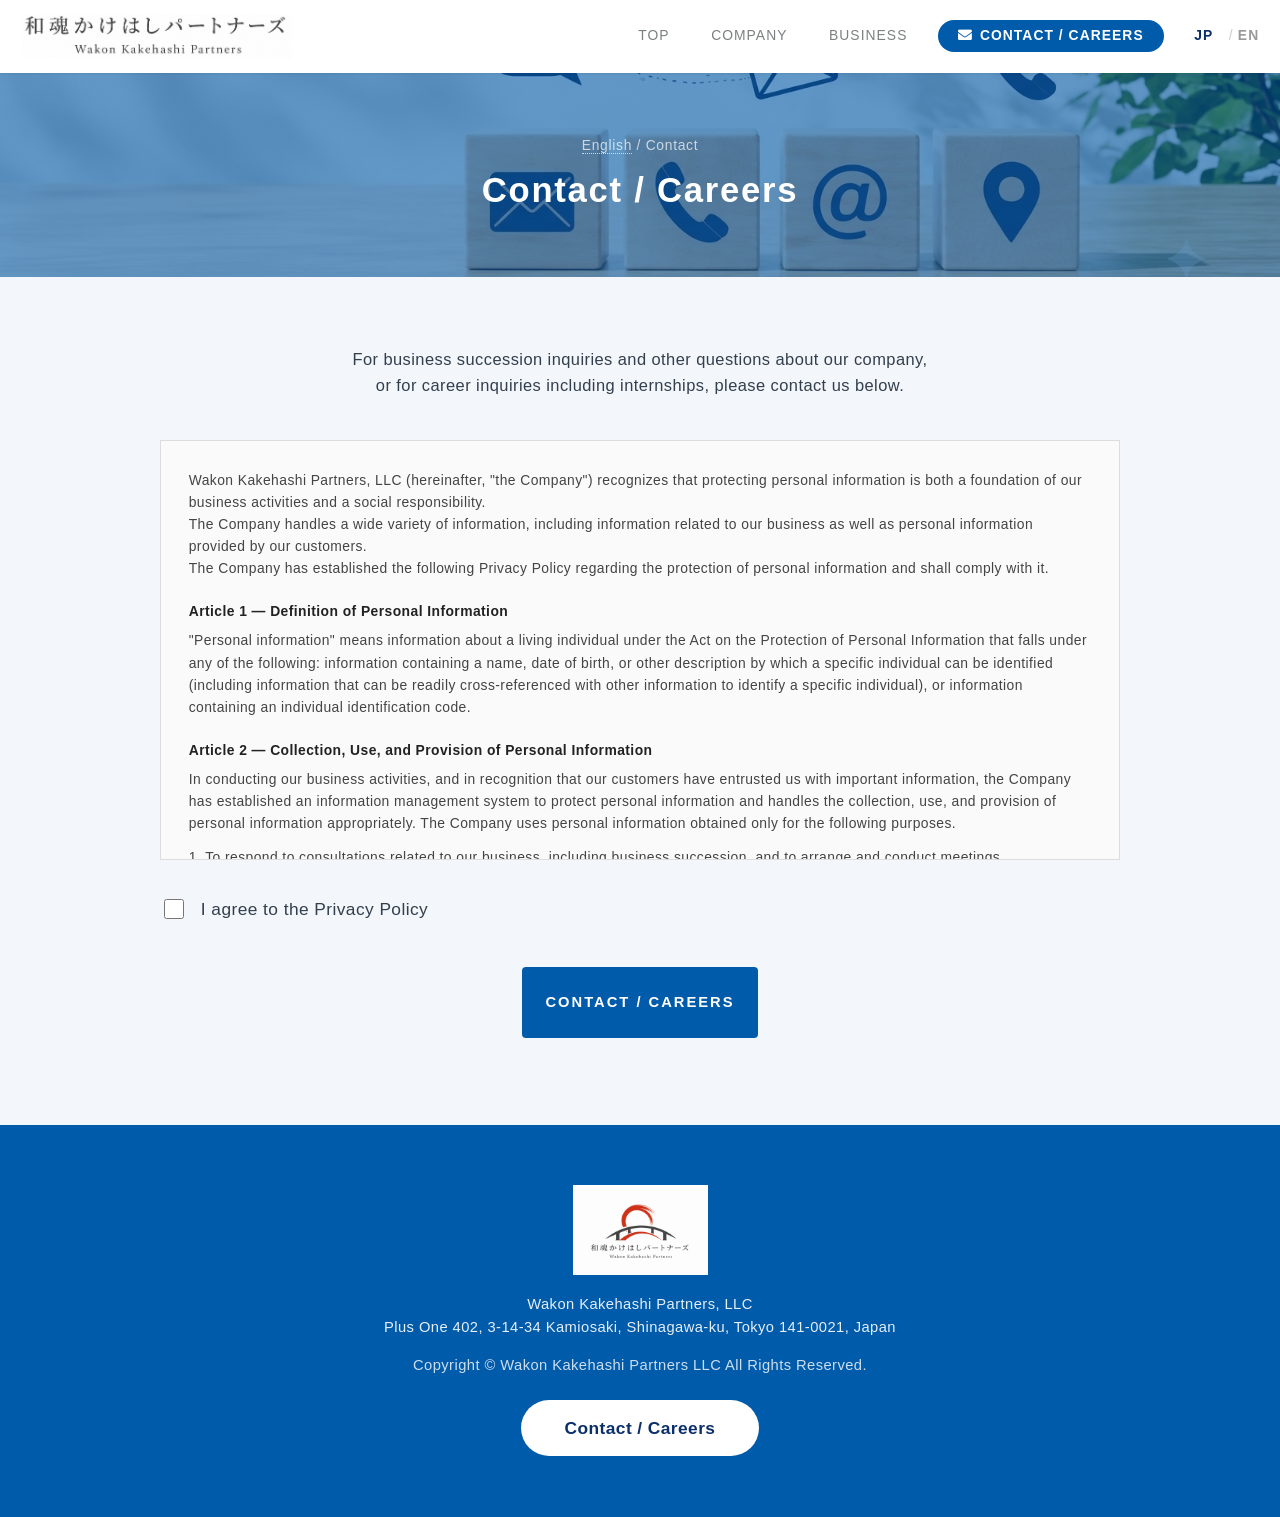
<file: contact-en.html>
<!DOCTYPE HTML>
<!--
	Twenty by HTML5 UP
	html5up.net | @ajlkn
	Free for personal and commercial use under the CCA 3.0 license (html5up.net/license)
-->
<html lang="en">
	<head>
		<title>Contact / Careers | Wakon Kakehashi Partners</title>
		<meta name="robots" content="noindex, nofollow" />
		<meta name="description" content="Contact Wakon Kakehashi Partners for business succession inquiries or career opportunities, including internships." />
		<meta property="og:site_name" content="Wakon Kakehashi Partners" />
		<meta property="og:type" content="website" />
		<meta property="og:title" content="Contact / Careers | Wakon Kakehashi Partners" />
		<meta property="og:description" content="Contact Wakon Kakehashi Partners for business succession inquiries or career opportunities, including internships." />
		<meta property="og:url" content="https://www.wakon-kp.com/contact-en.html" />
		<meta property="og:image" content="https://www.wakon-kp.com/images/corp%20logo.png" />
		<link rel="canonical" href="https://www.wakon-kp.com/contact-en.html" />
		<meta charset="utf-8" />
		<meta name="viewport" content="width=device-width, initial-scale=1, user-scalable=no" />
		<link rel="stylesheet" href="assets/css/main.css" />
		<link rel="stylesheet" href="assets/css/fontawesome-all.min.css" />
		<link rel="icon" type="image/png" href="images/favicon.png" />
		<noscript><link rel="stylesheet" href="assets/css/noscript.css" /></noscript>
		<style>
			* {
				font-family: 'Meiryo UI', 'Meiryo', sans-serif !important;
			}
			.reveal-on-scroll {
				opacity: 0;
				transform: translateY(40px);
				transition: opacity 0.8s ease-out, transform 0.8s ease-out;
			}
			.reveal-on-scroll.is-visible {
				opacity: 1;
				transform: translateY(0);
			}
			p {
				line-height: 1.6 !important;
			}
			@media screen and (max-width: 840px) {
				p {
					text-align: left !important;
				}
				#header nav#nav {
					display: none !important;
				}
				#header {
					justify-content: flex-start !important;
					padding-left: 60px !important;
				}
				.container {
					padding-left: 0.5cm !important;
					padding-right: 0.5cm !important;
				}
			}
		</style>
	</head>
	<body class="is-preload">
		<div id="page-wrapper">

			<!-- Header -->
				<header id="header" style="display: flex; align-items: center; justify-content: space-between;">
					<img src="images/corp logo 2.png" alt="Wakon Kakehashi Partners" style="max-height: 45px; display: block;">
					<nav id="nav" style="position: static; top: auto; right: auto;">
						<ul style="margin: 0;">
							<li><a href="english.html">TOP</a></li>
							<li><a href="company-en.html">Company</a></li>
							<li><a href="business-en.html">Business</a></li>
							<li class="current"><a href="contact-en.html" style="display: inline-flex; align-items: center; gap: 0.5em; background: #005BAA; color: #fff; padding: 0.6em 1.4em; border-radius: 999px; border-bottom: none;"><span class="icon solid fa-envelope" style="color: #fff;"></span>Contact / Careers</a></li>
							<li><a href="index.html" style="color: #0B2F6B; font-weight: 700;">JP</a><span style="color: #ccc; margin: 0 0.3em;">/</span><span style="color: #999; font-weight: 700;">EN</span></li>
						</ul>
					</nav>
				</header>

			<!-- Page Hero -->
				<section style="margin-top: 73px; padding: 3.5em 1.5em; background: linear-gradient(rgba(0, 91, 170, 0.6), rgba(0, 91, 170, 0.6)), url('images/ヘッダー３.png'); background-size: cover; background-position: center bottom -2cm; color: #fff; text-align: center;">
					<p style="margin: 0 0 0.6em 0; font-size: 0.8em; opacity: 0.7; letter-spacing: 0.05em;"><a href="english.html" style="color: #fff; text-decoration: none;">English</a> / Contact</p>
					<h1 style="margin: 0; font-size: 2em; font-weight: 900; letter-spacing: 0.05em; text-transform: none;">Contact / Careers</h1>
				</section>

			<!-- Contact -->
				<section class="container reveal-on-scroll" style="padding: 4em 0 5em 0;">
					<div style="max-width: 1100px; margin: 0 auto;">

						<p style="font-size: 0.95em; color: #333f4d; line-height: 2; text-align: center; margin: 0 0 2.5em 0;">
							For business succession inquiries and other questions about our company,<br>
							or for career inquiries including internships, please contact us below.
						</p>

						<div style="border: solid 1px #ddd; background: #fafafa; padding: 2em; max-height: 420px; overflow-y: auto; font-size: 0.8em; line-height: 1.9; color: #444;">

							<p style="margin: 0 0 1.2em 0;">Wakon Kakehashi Partners, LLC (hereinafter, "the Company") recognizes that protecting personal information is both a foundation of our business activities and a social responsibility.<br>
							The Company handles a wide variety of information, including information related to our business as well as personal information provided by our customers.<br>
							The Company has established the following Privacy Policy regarding the protection of personal information and shall comply with it.</p>

							<p style="margin: 1.5em 0 0.5em 0; font-weight: 700; color: #222;">Article 1 — Definition of Personal Information</p>
							<p style="margin: 0 0 1.2em 0;">"Personal information" means information about a living individual under the Act on the Protection of Personal Information that falls under any of the following: information containing a name, date of birth, or other description by which a specific individual can be identified (including information that can be readily cross-referenced with other information to identify a specific individual), or information containing an individual identification code.</p>

							<p style="margin: 1.5em 0 0.5em 0; font-weight: 700; color: #222;">Article 2 — Collection, Use, and Provision of Personal Information</p>
							<p style="margin: 0 0 0.8em 0;">In conducting our business activities, and in recognition that our customers have entrusted us with important information, the Company has established an information management system to protect personal information and handles the collection, use, and provision of personal information appropriately. The Company uses personal information obtained only for the following purposes.</p>
							<p style="margin: 0 0 1.2em 0;">
								1. To respond to consultations related to our business, including business succession, and to arrange and conduct meetings<br>
								2. To communicate and exchange materials regarding business succession discussions and due diligence<br>
								3. To provide information, reports, and communications regarding fundraising to our Limited Partners (LPs)<br>
								4. To respond to inquiries regarding our business<br>
								5. To respond to consultations related to recruitment, including arranging and conducting interviews<br>
								6. For purposes incidental to any of the above
							</p>

							<p style="margin: 1.5em 0 0.5em 0; font-weight: 700; color: #222;">Article 3 — Compliance with Laws and Confidentiality</p>
							<p style="margin: 0 0 1.2em 0;">The Company shall comply with applicable laws and regulations regarding the handling of personal information.<br>
							The Company will not provide personal information to third parties without the consent of the individual, except where required by law or where the individual has given consent.</p>

							<p style="margin: 1.5em 0 0.5em 0; font-weight: 700; color: #222;">Article 4 — Security Measures</p>
							<p style="margin: 0 0 1.2em 0;">To protect personal information, the Company implements measures such as managing personal information appropriately, specifying methods for taking personal information off-site, and preventing unauthorized access by third parties, in order to prevent leakage, loss, falsification, or destruction of personal information. Personal information whose purpose of use has been fulfilled will be responsibly and appropriately discarded or deleted at the Company's discretion.</p>

							<p style="margin: 1.5em 0 0.5em 0; font-weight: 700; color: #222;">Article 5 — Requests from the Individual</p>
							<p style="margin: 0 0 1.2em 0;">If the Company receives a request from an individual regarding the disclosure, correction, deletion, use, or provision of their personal information, the Company will respond sincerely in accordance with applicable laws.</p>

							<p style="margin: 1.5em 0 0.5em 0; font-weight: 700; color: #222;">Article 6 — Revisions to This Privacy Policy</p>
							<p style="margin: 0 0 1.2em 0;">The Company may revise this Privacy Policy, and customers shall be deemed to accept such revisions. Except as otherwise specified by the Company, the revised Privacy Policy shall take effect once it is posted on this website.</p>

							<p style="margin: 1.5em 0 0.5em 0; font-weight: 700; color: #222;">&lt;Contact for Inquiries&gt;</p>
							<p style="margin: 0 0 1em 0;">For any comments, questions, or inquiries regarding the handling of customer information related to this Privacy Policy, please contact us at the following.</p>
							<p style="margin: 0;">
								Wakon Kakehashi Partners, LLC — Personal Information Inquiry Desk<br>
								Plus One 402, 3-14-34 Kamiosaki, Shinagawa-ku, Tokyo, Japan<br>
								kazuaki.yoshikawa@wakon-kp.com
							</p>

						</div>

						<label style="display: flex; align-items: center; gap: 0.8em; margin: 2em 0 0.5em 0; cursor: pointer; color: #333f4d;">
							<input id="f-privacy" type="checkbox" style="width: 20px; height: 20px; flex-shrink: 0; -webkit-appearance: auto; -moz-appearance: auto; appearance: auto; accent-color: #005BAA; border: solid 1px #999;">
							<span>I agree to the Privacy Policy</span>
						</label>
						<p id="privacy-error" style="display: none; color: #0B2F6B; font-size: 0.85em; margin: 0;">Please agree to the Privacy Policy to continue.</p>

						<div style="text-align: center; margin-top: 2.5em;">
							<button id="contactBtn" type="button" style="min-width: 0; width: auto; background: #005BAA; color: #fff; font-weight: 700; font-size: 0.85em; padding: 0.55em 1.6em; border: none; border-radius: 4px; cursor: pointer;">Contact / Careers</button>
						</div>

						<div id="mail-fallback" style="display: none; text-align: center; margin-top: 1.5em; padding: 1.2em; background: #e3eefb; border: solid 1px #6FA8D8;">
							<p style="margin: 0 0 0.8em 0; color: #0B2F6B; font-size: 0.9em;">If your email application did not open, please contact us directly at the address below.</p>
							<p style="margin: 0; font-weight: 700; color: #333f4d;">
								<span id="mail-fallback-address">kazuaki.yoshikawa@wakon-kp.com</span>
								<button type="button" id="copyEmailBtn" style="min-width: 0; width: auto; margin-left: 0.8em; background: #fff; color: #0B2F6B; border: solid 1px #0B2F6B; border-radius: 4px; padding: 0.15em 0.6em; font-size: 0.75em; cursor: pointer;">Copy</button>
							</p>
						</div>

					</div>
				</section>

				<script>
					document.getElementById('contactBtn').addEventListener('click', function () {
						var privacyEl = document.getElementById('f-privacy');
						var privacyError = document.getElementById('privacy-error');
						var fallback = document.getElementById('mail-fallback');

						if (!privacyEl.checked) {
							privacyError.style.display = 'block';
							return;
						}
						privacyError.style.display = 'none';

						var subject = encodeURIComponent('[Website Inquiry] Wakon Kakehashi Partners');
						var body = encodeURIComponent('Name:\n\nCompany:\n\nMessage:\n\n');

						window.location.href = 'mailto:kazuaki.yoshikawa@wakon-kp.com?subject=' + subject + '&body=' + body;

						fallback.style.display = 'block';
						fallback.scrollIntoView({ behavior: 'smooth', block: 'center' });
					});

					document.getElementById('copyEmailBtn').addEventListener('click', function () {
						var address = document.getElementById('mail-fallback-address').textContent;
						navigator.clipboard.writeText(address).then(function () {
							var btn = document.getElementById('copyEmailBtn');
							var original = btn.textContent;
							btn.textContent = 'Copied';
							setTimeout(function () { btn.textContent = original; }, 1500);
						});
					});
				</script>

			<!-- Footer -->
				<footer id="footer" style="background: #005BAA; color: #fff; text-align: center; padding: 3.5em 1.5em;">
					<img src="images/corp logo.png" alt="Wakon Kakehashi Partners" style="max-height: 90px; margin: 0 auto 1em auto; display: block;">
					<p style="margin: 0 0 1em 0; font-size: 0.85em; opacity: 0.9;">Wakon Kakehashi Partners, LLC<br>Plus One 402, 3-14-34 Kamiosaki, Shinagawa-ku, Tokyo 141-0021, Japan</p>
					<p style="margin: 0 0 1.5em 0; font-size: 0.85em; opacity: 0.8;">Copyright &copy; Wakon Kakehashi Partners LLC All Rights Reserved.</p>
					<a href="contact-en.html" style="display: inline-block; background: #fff; color: #0B2F6B; padding: 0.8em 2.5em; border-radius: 999px; text-decoration: none; font-weight: 700; border-bottom: none;">Contact / Careers</a>
				</footer>

		</div>

		<!-- Scripts -->
			<script src="assets/js/jquery.min.js"></script>
			<script src="assets/js/jquery.dropotron.min.js"></script>
			<script src="assets/js/jquery.scrolly.min.js"></script>
			<script src="assets/js/jquery.scrollex.min.js"></script>
			<script src="assets/js/browser.min.js"></script>
			<script src="assets/js/breakpoints.min.js"></script>
			<script src="assets/js/util.js"></script>
			<script src="assets/js/main.js"></script>
			<script>
				document.addEventListener('DOMContentLoaded', function () {
					var revealEls = document.querySelectorAll('.reveal-on-scroll');
					var observer = new IntersectionObserver(function (entries) {
						entries.forEach(function (entry) {
							if (entry.isIntersecting) {
								entry.target.classList.add('is-visible');
								observer.unobserve(entry.target);
							}
						});
					}, { threshold: 0.15 });
					revealEls.forEach(function (el) { observer.observe(el); });
				});
			</script>

	</body>
</html>
</file>
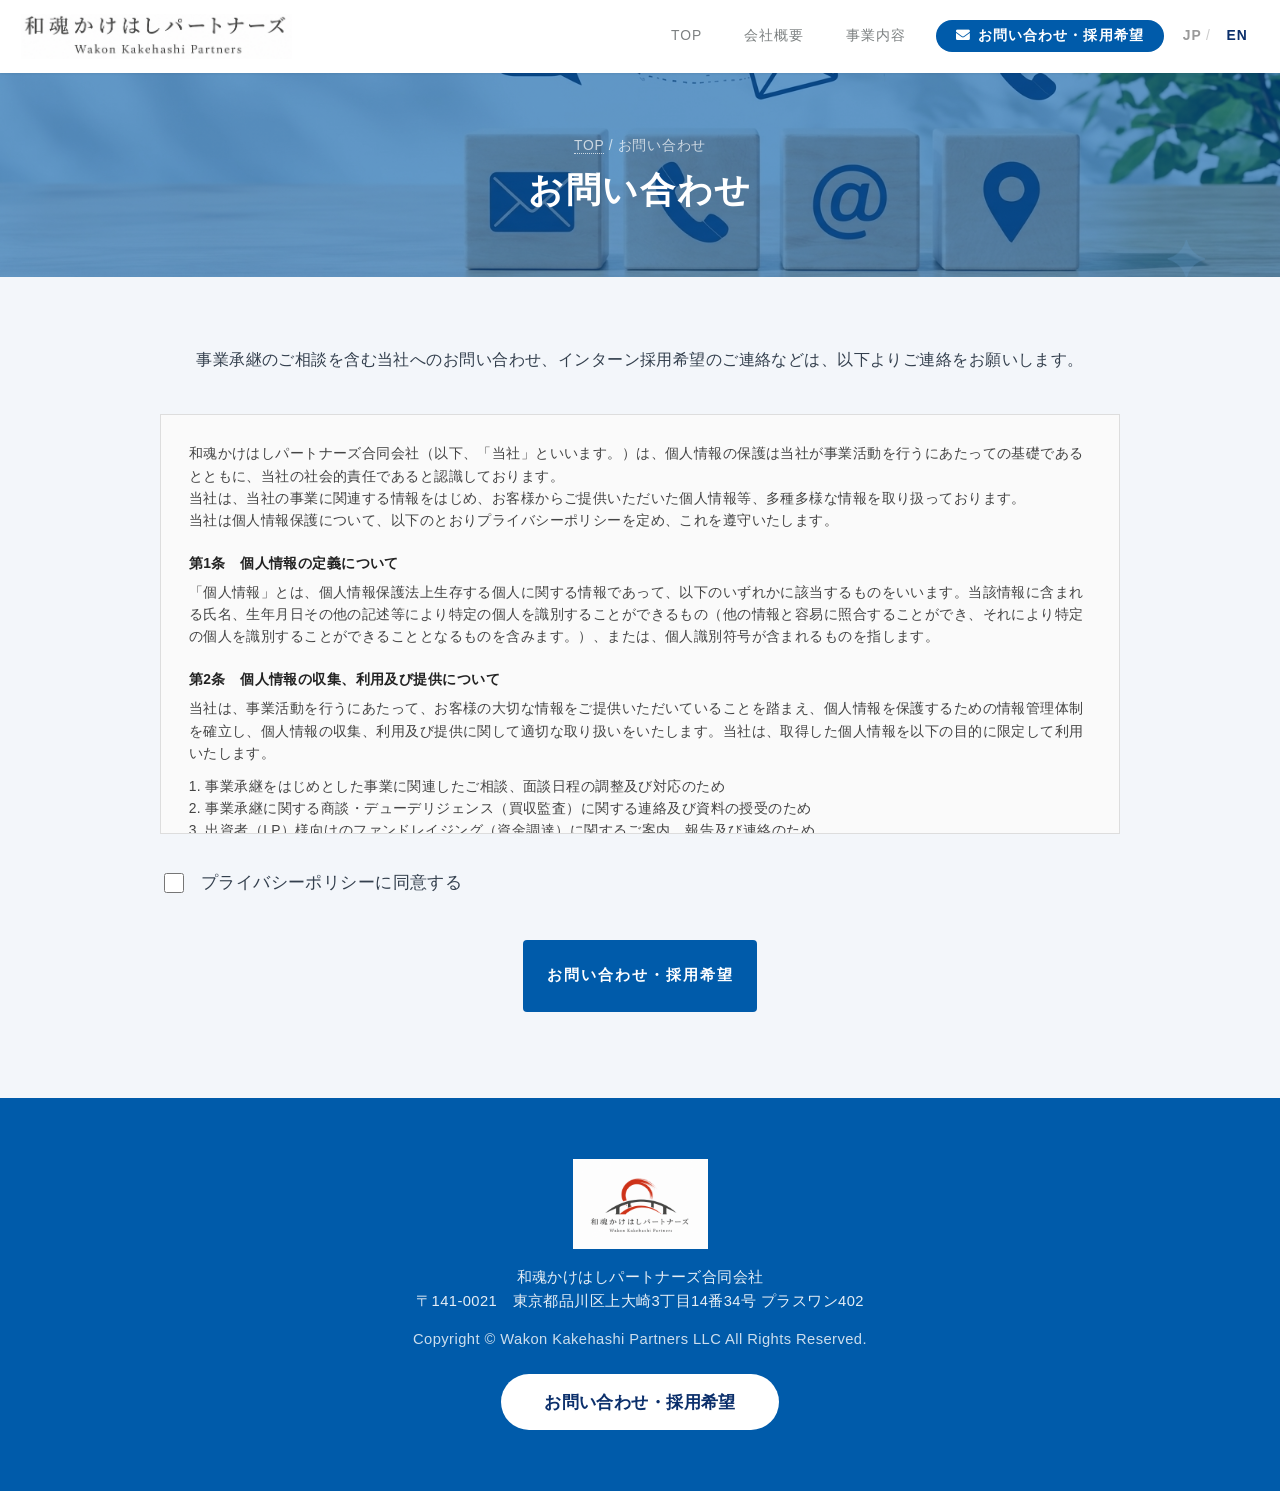
<file: contact.html>
<!DOCTYPE HTML>
<!--
	Twenty by HTML5 UP
	html5up.net | @ajlkn
	Free for personal and commercial use under the CCA 3.0 license (html5up.net/license)
-->
<html>
	<head>
		<title>お問い合わせ | 和魂かけはしパートナーズ</title>
		<meta name="robots" content="noindex, nofollow" />
		<meta name="description" content="事業承継のご相談や採用に関するお問い合わせはこちらから。和魂かけはしパートナーズへのご連絡をお待ちしております。" />
		<meta property="og:site_name" content="和魂かけはしパートナーズ" />
		<meta property="og:type" content="website" />
		<meta property="og:title" content="お問い合わせ | 和魂かけはしパートナーズ" />
		<meta property="og:description" content="事業承継のご相談や採用に関するお問い合わせはこちらから。和魂かけはしパートナーズへのご連絡をお待ちしております。" />
		<meta property="og:url" content="https://www.wakon-kp.com/contact.html" />
		<meta property="og:image" content="https://www.wakon-kp.com/images/corp%20logo.png" />
		<link rel="canonical" href="https://www.wakon-kp.com/contact.html" />
		<meta charset="utf-8" />
		<meta name="viewport" content="width=device-width, initial-scale=1, user-scalable=no" />
		<link rel="stylesheet" href="assets/css/main.css" />
		<link rel="stylesheet" href="assets/css/fontawesome-all.min.css" />
		<link rel="icon" type="image/png" href="images/favicon.png" />
		<noscript><link rel="stylesheet" href="assets/css/noscript.css" /></noscript>
		<style>
			* {
				font-family: 'Meiryo UI', 'Meiryo', sans-serif !important;
			}
			.reveal-on-scroll {
				opacity: 0;
				transform: translateY(40px);
				transition: opacity 0.8s ease-out, transform 0.8s ease-out;
			}
			.reveal-on-scroll.is-visible {
				opacity: 1;
				transform: translateY(0);
			}
			p {
				line-height: 1.6 !important;
			}
			@media screen and (max-width: 840px) {
				p {
					text-align: left !important;
				}
					#header nav#nav {
					display: none !important;
				}
				#header {
					justify-content: flex-start !important;
					padding-left: 60px !important;
				}
				.container {
					padding-left: 0.5cm !important;
					padding-right: 0.5cm !important;
				}
			}
		</style>
	</head>
	<body class="is-preload">
		<div id="page-wrapper">

			<!-- Header -->
				<header id="header" style="display: flex; align-items: center; justify-content: space-between;">
					<img src="images/corp logo 2.png" alt="Wakon Kakehashi Partners" style="max-height: 45px; display: block;">
					<nav id="nav" style="position: static; top: auto; right: auto;">
						<ul style="margin: 0;">
							<li><a href="index.html">TOP</a></li>
							<li><a href="company.html">会社概要</a></li>
							<li><a href="business.html">事業内容</a></li>
							<li class="current"><a href="contact.html" style="display: inline-flex; align-items: center; gap: 0.5em; background: #005BAA; color: #fff; padding: 0.6em 1.4em; border-radius: 999px; border-bottom: none;"><span class="icon solid fa-envelope" style="color: #fff;"></span>お問い合わせ・採用希望</a></li>
							<li><span style="color: #999; font-weight: 700;">JP</span><span style="color: #ccc; margin: 0 0.3em;">/</span><a href="english.html" style="color: #0B2F6B; font-weight: 700;">EN</a></li>
						</ul>
					</nav>
				</header>

			<!-- Page Hero -->
				<section style="margin-top: 73px; padding: 3.5em 1.5em; background: linear-gradient(rgba(0, 91, 170, 0.6), rgba(0, 91, 170, 0.6)), url('images/ヘッダー３.png'); background-size: cover; background-position: center bottom -2cm; color: #fff; text-align: center;">
					<p style="margin: 0 0 0.6em 0; font-size: 0.8em; opacity: 0.7; letter-spacing: 0.05em;"><a href="index.html" style="color: #fff; text-decoration: none;">TOP</a> / お問い合わせ</p>
					<h1 style="margin: 0; font-size: 2em; font-weight: 900; letter-spacing: 0.05em;">お問い合わせ</h1>
				</section>

			<!-- Contact -->
				<section class="container reveal-on-scroll" style="padding: 4em 0 5em 0;">
					<div style="max-width: 1100px; margin: 0 auto;">

						<p style="font-size: 0.95em; color: #333f4d; line-height: 2; text-align: center; margin: 0 0 2.5em 0;">
							事業承継のご相談を含む当社へのお問い合わせ、インターン採用希望のご連絡などは、以下よりご連絡をお願いします。
						</p>

						<div style="border: solid 1px #ddd; background: #fafafa; padding: 2em; max-height: 420px; overflow-y: auto; font-size: 0.8em; line-height: 1.9; color: #444;">

							<p style="margin: 0 0 1.2em 0;">和魂かけはしパートナーズ合同会社（以下、「当社」といいます。）は、個人情報の保護は当社が事業活動を行うにあたっての基礎であるとともに、当社の社会的責任であると認識しております。<br>
							当社は、当社の事業に関連する情報をはじめ、お客様からご提供いただいた個人情報等、多種多様な情報を取り扱っております。<br>
							当社は個人情報保護について、以下のとおりプライバシーポリシーを定め、これを遵守いたします。</p>

							<p style="margin: 1.5em 0 0.5em 0; font-weight: 700; color: #222;">第1条　個人情報の定義について</p>
							<p style="margin: 0 0 1.2em 0;">「個人情報」とは、個人情報保護法上生存する個人に関する情報であって、以下のいずれかに該当するものをいいます。当該情報に含まれる氏名、生年月日その他の記述等により特定の個人を識別することができるもの（他の情報と容易に照合することができ、それにより特定の個人を識別することができることとなるものを含みます。）、または、個人識別符号が含まれるものを指します。</p>

							<p style="margin: 1.5em 0 0.5em 0; font-weight: 700; color: #222;">第2条　個人情報の収集、利用及び提供について</p>
							<p style="margin: 0 0 0.8em 0;">当社は、事業活動を行うにあたって、お客様の大切な情報をご提供いただいていることを踏まえ、個人情報を保護するための情報管理体制を確立し、個人情報の収集、利用及び提供に関して適切な取り扱いをいたします。当社は、取得した個人情報を以下の目的に限定して利用いたします。</p>
							<p style="margin: 0 0 1.2em 0;">
								1. 事業承継をはじめとした事業に関連したご相談、面談日程の調整及び対応のため<br>
								2. 事業承継に関する商談・デューデリジェンス（買収監査）に関する連絡及び資料の授受のため<br>
								3. 出資者（LP）様向けのファンドレイジング（資金調達）に関するご案内、報告及び連絡のため<br>
								4. 当社事業内容に関するお問い合わせへの回答のため<br>
								5. 当社採用に関するご相談、面談日程の調整及び対応のため<br>
								6. 上記各号に付随する目的のため
							</p>

							<p style="margin: 1.5em 0 0.5em 0; font-weight: 700; color: #222;">第3条　法令の遵守及び機密保持について</p>
							<p style="margin: 0 0 1.2em 0;">当社は、個人情報の取り扱いに関して、法令を遵守いたします。<br>
							また、当社は、法令に基づく場合又は本人の同意がある場合を除き、本人の同意を得ずに個人情報を第三者に提供いたしません。</p>

							<p style="margin: 1.5em 0 0.5em 0; font-weight: 700; color: #222;">第4条　安全対策について</p>
							<p style="margin: 0 0 1.2em 0;">当社は、個人情報を保護するため、当該個人情報の管理、個人情報の持ち出し方法の指定、第三者からの不正アクセスの防止等の対策を行い、個人情報の漏洩、紛失、改ざん、破壊等の予防を図ります。また、利用目的が終了した個人情報については、当社の判断に基づき、責任を持って適切に廃棄・消去いたします。</p>

							<p style="margin: 1.5em 0 0.5em 0; font-weight: 700; color: #222;">第5条　ご本人様の要請について</p>
							<p style="margin: 0 0 1.2em 0;">当社は、個人情報に関して、ご本人様から当該個人情報の開示、訂正、削除、利用又は提供について何らかの要請を受けた場合、法令に従い誠実に対応いたします。</p>

							<p style="margin: 1.5em 0 0.5em 0; font-weight: 700; color: #222;">第6条　プライバシーポリシーの改定について</p>
							<p style="margin: 0 0 1.2em 0;">当社は、本プライバシーポリシーを改定することができ、お客様はこれを承諾するものとします。当社が別途定める場合を除いて、変更後のプライバシーポリシーは本ウェブサイトに掲載したときから効力を生じるものとします。</p>

							<p style="margin: 1.5em 0 0.5em 0; font-weight: 700; color: #222;">＜お問い合わせ窓口＞</p>
							<p style="margin: 0 0 1em 0;">本プライバシーポリシーに対するご意見、ご質問、その他お客様情報の取り扱いに関するお問い合わせは、下記の窓口までお願いいたします。</p>
							<p style="margin: 0;">
								和魂かけはしパートナーズ合同会社　個人情報お問い合わせ窓口<br>
								東京都品川区上大崎3丁目14番34号 プラスワン402<br>
								kazuaki.yoshikawa@wakon-kp.com
							</p>

						</div>

						<label style="display: flex; align-items: center; gap: 0.8em; margin: 2em 0 0.5em 0; cursor: pointer; color: #333f4d;">
							<input id="f-privacy" type="checkbox" style="width: 20px; height: 20px; flex-shrink: 0; -webkit-appearance: auto; -moz-appearance: auto; appearance: auto; accent-color: #005BAA; border: solid 1px #999;">
							<span>プライバシーポリシーに同意する</span>
						</label>
						<p id="privacy-error" style="display: none; color: #0B2F6B; font-size: 0.85em; margin: 0;">プライバシーポリシーへの同意が必要です</p>

						<div style="text-align: center; margin-top: 2.5em;">
							<button id="contactBtn" type="button" style="min-width: 0; width: auto; background: #005BAA; color: #fff; font-weight: 700; font-size: 0.85em; padding: 0.55em 1.6em; border: none; border-radius: 4px; cursor: pointer;">お問い合わせ・採用希望</button>
						</div>

						<div id="mail-fallback" style="display: none; text-align: center; margin-top: 1.5em; padding: 1.2em; background: #e3eefb; border: solid 1px #6FA8D8;">
							<p style="margin: 0 0 0.8em 0; color: #0B2F6B; font-size: 0.9em;">メールソフトが起動しない場合は、お手数ですが、下記アドレスまで直接ご連絡ください。</p>
							<p style="margin: 0; font-weight: 700; color: #333f4d;">
								<span id="mail-fallback-address">kazuaki.yoshikawa@wakon-kp.com</span>
								<button type="button" id="copyEmailBtn" style="min-width: 0; width: auto; margin-left: 0.8em; background: #fff; color: #0B2F6B; border: solid 1px #0B2F6B; border-radius: 4px; padding: 0.15em 0.6em; font-size: 0.75em; cursor: pointer;">コピー</button>
							</p>
						</div>

					</div>
				</section>

				<script>
					document.getElementById('contactBtn').addEventListener('click', function () {
						var privacyEl = document.getElementById('f-privacy');
						var privacyError = document.getElementById('privacy-error');
						var fallback = document.getElementById('mail-fallback');

						if (!privacyEl.checked) {
							privacyError.style.display = 'block';
							return;
						}
						privacyError.style.display = 'none';

						var subject = encodeURIComponent('【HPお問い合わせ】和魂かけはしパートナーズ');
						var body = encodeURIComponent('お名前：\n\n企業名：\n\nお問い合わせ内容：\n\n');

						window.location.href = 'mailto:kazuaki.yoshikawa@wakon-kp.com?subject=' + subject + '&body=' + body;

						fallback.style.display = 'block';
						fallback.scrollIntoView({ behavior: 'smooth', block: 'center' });
					});

					document.getElementById('copyEmailBtn').addEventListener('click', function () {
						var address = document.getElementById('mail-fallback-address').textContent;
						navigator.clipboard.writeText(address).then(function () {
							var btn = document.getElementById('copyEmailBtn');
							var original = btn.textContent;
							btn.textContent = 'コピーしました';
							setTimeout(function () { btn.textContent = original; }, 1500);
						});
					});
				</script>

			<!-- Footer -->
				<footer id="footer" style="background: #005BAA; color: #fff; text-align: center; padding: 3.5em 1.5em;">
					<img src="images/corp logo.png" alt="和魂かけはしパートナーズ" style="max-height: 90px; margin: 0 auto 1em auto; display: block;">
					<p style="margin: 0 0 1em 0; font-size: 0.85em; opacity: 0.9;">和魂かけはしパートナーズ合同会社<br>〒141-0021　東京都品川区上大崎3丁目14番34号 プラスワン402</p>
					<p style="margin: 0 0 1.5em 0; font-size: 0.85em; opacity: 0.8;">Copyright &copy; Wakon Kakehashi Partners LLC All Rights Reserved.</p>
					<a href="contact.html" style="display: inline-block; background: #fff; color: #0B2F6B; padding: 0.8em 2.5em; border-radius: 999px; text-decoration: none; font-weight: 700; border-bottom: none;">お問い合わせ・採用希望</a>
				</footer>

			<button id="backToTop" type="button" aria-label="ページの先頭へ戻る" style="position: fixed; right: 1.5em; bottom: 1.5em; width: auto; height: auto; background: none; color: #0B2F6B; border: none; padding: 0; min-width: 0; line-height: 1; text-transform: none; letter-spacing: normal; font-size: 16px; cursor: pointer; display: flex; flex-direction: column; align-items: center; justify-content: center; gap: 0.3em; opacity: 0; visibility: hidden; transform: translateY(10px); transition: opacity 0.25s ease, transform 0.25s ease, visibility 0.25s; z-index: 9999;">
					<svg viewBox="0 0 24 24" width="22" height="22" fill="none" stroke="#0B2F6B" stroke-width="3" stroke-linecap="round" stroke-linejoin="round"><line x1="12" y1="19" x2="12" y2="5"></line><polyline points="5 12 12 5 19 12"></polyline></svg>
					<span style="display: block; border: solid 1.5px #0B2F6B; border-radius: 3px; padding: 0.2em 1.3em; font-size: 0.72em; line-height: 1.4; font-weight: 700; letter-spacing: 0.05em; color: #0B2F6B; background: #fff;">TOP</span>
				</button>


		</div>

		<!-- Scripts -->
			<script src="assets/js/jquery.min.js"></script>
			<script src="assets/js/jquery.dropotron.min.js"></script>
			<script src="assets/js/jquery.scrolly.min.js"></script>
			<script src="assets/js/jquery.scrollex.min.js"></script>
			<script src="assets/js/browser.min.js"></script>
			<script src="assets/js/breakpoints.min.js"></script>
			<script src="assets/js/util.js"></script>
			<script src="assets/js/main.js"></script>
			<script>
				document.addEventListener('DOMContentLoaded', function () {
					var revealEls = document.querySelectorAll('.reveal-on-scroll');
					var observer = new IntersectionObserver(function (entries) {
						entries.forEach(function (entry) {
							if (entry.isIntersecting) {
								entry.target.classList.add('is-visible');
								observer.unobserve(entry.target);
							}
						});
					}, { threshold: 0.15 });
					revealEls.forEach(function (el) { observer.observe(el); });
				});
			</script>


		<script>
			// ページの先頭へ戻るボタン（英語版と同じ動き：少しスクロールすると表示、フッターの手前で止まる）
			(function () {
				var backToTop = document.getElementById('backToTop');
				var footerEl = document.getElementById('footer');
				if (!backToTop) return;
				var margin = 24;
				var toggleBackToTop = function () {
					var visible = window.scrollY > 400;
					backToTop.style.opacity = visible ? '1' : '0';
					backToTop.style.visibility = visible ? 'visible' : 'hidden';
					backToTop.style.transform = visible ? 'translateY(0)' : 'translateY(10px)';
					if (footerEl) {
						var footerRect = footerEl.getBoundingClientRect();
						var buttonHeight = backToTop.offsetHeight;
						if (footerRect.top < window.innerHeight - margin) {
							var footerTopDoc = footerRect.top + window.scrollY;
							backToTop.style.position = 'absolute';
							backToTop.style.top = (footerTopDoc - buttonHeight - margin) + 'px';
							backToTop.style.bottom = 'auto';
						} else {
							backToTop.style.position = 'fixed';
							backToTop.style.top = 'auto';
							backToTop.style.bottom = '1.5em';
						}
					}
				};
				window.addEventListener('scroll', toggleBackToTop, { passive: true });
				window.addEventListener('resize', toggleBackToTop);
				toggleBackToTop();
				backToTop.addEventListener('click', function () {
					window.scrollTo({ top: 0, behavior: 'smooth' });
				});
			})();
		</script>

	</body>
</html>
</file>
<file: assets/css/noscript.css>
/*
	Twenty by HTML5 UP
	html5up.net | @ajlkn
	Free for personal and commercial use under the CCA 3.0 license (html5up.net/license)
*/

/* Banner */

	#banner .inner {
		opacity: 1;
	}
</file>
<file: assets/css/main.css>
@import url("fontawesome-all.min.css");
@import url("https://fonts.googleapis.com/css?family=Lato:300,400,900");

/*
	Twenty by HTML5 UP
	html5up.net | @ajlkn
	Free for personal and commercial use under the CCA 3.0 license (html5up.net/license)
*/

html, body, div, span, applet, object,
iframe, h1, h2, h3, h4, h5, h6, p, blockquote,
pre, a, abbr, acronym, address, big, cite,
code, del, dfn, em, img, ins, kbd, q, s, samp,
small, strike, strong, sub, sup, tt, var, b,
u, i, center, dl, dt, dd, ol, ul, li, fieldset,
form, label, legend, table, caption, tbody,
tfoot, thead, tr, th, td, article, aside,
canvas, details, embed, figure, figcaption,
footer, header, hgroup, menu, nav, output, ruby,
section, summary, time, mark, audio, video {
	margin: 0;
	padding: 0;
	border: 0;
	font-size: 100%;
	font: inherit;
	vertical-align: baseline;}

article, aside, details, figcaption, figure,
footer, header, hgroup, menu, nav, section {
	display: block;}

body {
	line-height: 1;
}

ol, ul {
	list-style: none;
}

blockquote, q {
	quotes: none;
}

	blockquote:before, blockquote:after, q:before, q:after {
		content: '';
		content: none;
	}

table {
	border-collapse: collapse;
	border-spacing: 0;
}

body {
	-webkit-text-size-adjust: none;
}

mark {
	background-color: transparent;
	color: inherit;
}

input::-moz-focus-inner {
	border: 0;
	padding: 0;
}

input, select, textarea {
	-moz-appearance: none;
	-webkit-appearance: none;
	-ms-appearance: none;
	appearance: none;
}

/* Basic */

	html {
		box-sizing: border-box;
	}

	*, *:before, *:after {
		box-sizing: inherit;
	}

	body {
		background: #f3f6fa;
	}

		body.is-preload *, body.is-preload *:before, body.is-preload *:after {
			-moz-animation: none !important;
			-webkit-animation: none !important;
			-ms-animation: none !important;
			animation: none !important;
			-moz-transition: none !important;
			-webkit-transition: none !important;
			-ms-transition: none !important;
			transition: none !important;
		}

	body, input, select, textarea {
		color: #7c8081;
		font-family: 'Lato', 'Meiryo UI', 'Meiryo', sans-serif;
		font-size: 15pt;
		font-weight: 300;
		letter-spacing: 0.025em;
		line-height: 1.75em;
	}

	a {
		-moz-transition: color 0.2s ease-in-out, border-color 0.2s ease-in-out, background-color 0.2s ease-in-out;
		-webkit-transition: color 0.2s ease-in-out, border-color 0.2s ease-in-out, background-color 0.2s ease-in-out;
		-ms-transition: color 0.2s ease-in-out, border-color 0.2s ease-in-out, background-color 0.2s ease-in-out;
		transition: color 0.2s ease-in-out, border-color 0.2s ease-in-out, background-color 0.2s ease-in-out;
		color: #3fb1a3;
		text-decoration: none;
		border-bottom: dotted 1px;
	}

		a:hover {
			border-bottom-color: transparent;
		}

	strong, b {
		font-weight: 400;
	}

	p, ul, ol, dl, table, blockquote {
		margin: 0 0 2em 0;
	}

	h1, h2, h3, h4, h5, h6 {
		color: inherit;
		font-weight: 300;
		line-height: 1.75em;
		margin-bottom: 1em;
		text-transform: uppercase;
	}

		h1 a, h2 a, h3 a, h4 a, h5 a, h6 a {
			color: inherit;
			text-decoration: none;
			border: 0;
		}

	h2 {
		font-size: 1.5em;
		letter-spacing: 0.1em;
	}

	h3 {
		font-size: 1.15em;
		letter-spacing: 0.025em;
	}

	sub {
		font-size: 0.8em;
		position: relative;
		top: 0.5em;
	}

	sup {
		font-size: 0.8em;
		position: relative;
		top: -0.5em;
	}

	hr {
		border-top: solid 1px rgba(124, 128, 129, 0.2);
		border: 0;
		margin-bottom: 1.5em;
	}

	blockquote {
		border-left: solid 0.5em rgba(124, 128, 129, 0.2);
		font-style: italic;
		padding: 1em 0 1em 2em;
	}

/* Container */

	.container {
		margin: 0 auto;
		max-width: 100%;
		width: 1400px;
	}

		.container.medium {
			width: 1050px;
		}

		@media screen and (max-width: 1680px) {

			.container {
				width: 1200px;
			}

				.container.medium {
					width: 900px;
				}

		}

		@media screen and (max-width: 1280px) {

			.container {
				width: 960px;
			}

				.container.medium {
					width: 735px;
				}

		}

		@media screen and (max-width: 980px) {

			.container {
				width: 95%;
			}

				.container.medium {
					width: 71.25%;
				}

		}

		@media screen and (max-width: 840px) {

			.container {
				width: 95%;
			}

				.container.medium {
					width: 95%;
				}

		}

		@media screen and (max-width: 736px) {

			.container {
				width: 100%;
			}

				.container.medium {
					width: 100%;
				}

		}

/* Row */

	.row {
		display: flex;
		flex-wrap: wrap;
		box-sizing: border-box;
		align-items: stretch;
	}

		.row > * {
			box-sizing: border-box;
		}

		.row.gtr-uniform > * > :last-child {
			margin-bottom: 0;
		}

		.row.aln-left {
			justify-content: flex-start;
		}

		.row.aln-center {
			justify-content: center;
		}

		.row.aln-right {
			justify-content: flex-end;
		}

		.row.aln-top {
			align-items: flex-start;
		}

		.row.aln-middle {
			align-items: center;
		}

		.row.aln-bottom {
			align-items: flex-end;
		}

		.row > .imp {
			order: -1;
		}

		.row > .col-1 {
			width: 8.33333%;
		}

		.row > .off-1 {
			margin-left: 8.33333%;
		}

		.row > .col-2 {
			width: 16.66667%;
		}

		.row > .off-2 {
			margin-left: 16.66667%;
		}

		.row > .col-3 {
			width: 25%;
		}

		.row > .off-3 {
			margin-left: 25%;
		}

		.row > .col-4 {
			width: 33.33333%;
		}

		.row > .off-4 {
			margin-left: 33.33333%;
		}

		.row > .col-5 {
			width: 41.66667%;
		}

		.row > .off-5 {
			margin-left: 41.66667%;
		}

		.row > .col-6 {
			width: 50%;
		}

		.row > .off-6 {
			margin-left: 50%;
		}

		.row > .col-7 {
			width: 58.33333%;
		}

		.row > .off-7 {
			margin-left: 58.33333%;
		}

		.row > .col-8 {
			width: 66.66667%;
		}

		.row > .off-8 {
			margin-left: 66.66667%;
		}

		.row > .col-9 {
			width: 75%;
		}

		.row > .off-9 {
			margin-left: 75%;
		}

		.row > .col-10 {
			width: 83.33333%;
		}

		.row > .off-10 {
			margin-left: 83.33333%;
		}

		.row > .col-11 {
			width: 91.66667%;
		}

		.row > .off-11 {
			margin-left: 91.66667%;
		}

		.row > .col-12 {
			width: 100%;
		}

		.row > .off-12 {
			margin-left: 100%;
		}

		.row.gtr-0 {
			margin-top: 0px;
			margin-left: 0px;
		}

			.row.gtr-0 > * {
				padding: 0px 0 0 0px;
			}

			.row.gtr-0.gtr-uniform {
				margin-top: 0px;
			}

				.row.gtr-0.gtr-uniform > * {
					padding-top: 0px;
				}

		.row.gtr-25 {
			margin-top: -12.5px;
			margin-left: -12.5px;
		}

			.row.gtr-25 > * {
				padding: 12.5px 0 0 12.5px;
			}

			.row.gtr-25.gtr-uniform {
				margin-top: -12.5px;
			}

				.row.gtr-25.gtr-uniform > * {
					padding-top: 12.5px;
				}

		.row.gtr-50 {
			margin-top: -25px;
			margin-left: -25px;
		}

			.row.gtr-50 > * {
				padding: 25px 0 0 25px;
			}

			.row.gtr-50.gtr-uniform {
				margin-top: -25px;
			}

				.row.gtr-50.gtr-uniform > * {
					padding-top: 25px;
				}

		.row {
			margin-top: -50px;
			margin-left: -50px;
		}

			.row > * {
				padding: 50px 0 0 50px;
			}

			.row.gtr-uniform {
				margin-top: -50px;
			}

				.row.gtr-uniform > * {
					padding-top: 50px;
				}

		.row.gtr-150 {
			margin-top: -75px;
			margin-left: -75px;
		}

			.row.gtr-150 > * {
				padding: 75px 0 0 75px;
			}

			.row.gtr-150.gtr-uniform {
				margin-top: -75px;
			}

				.row.gtr-150.gtr-uniform > * {
					padding-top: 75px;
				}

		.row.gtr-200 {
			margin-top: -100px;
			margin-left: -100px;
		}

			.row.gtr-200 > * {
				padding: 100px 0 0 100px;
			}

			.row.gtr-200.gtr-uniform {
				margin-top: -100px;
			}

				.row.gtr-200.gtr-uniform > * {
					padding-top: 100px;
				}

		@media screen and (max-width: 1680px) {

			.row {
				display: flex;
				flex-wrap: wrap;
				box-sizing: border-box;
				align-items: stretch;
			}

				.row > * {
					box-sizing: border-box;
				}

				.row.gtr-uniform > * > :last-child {
					margin-bottom: 0;
				}

				.row.aln-left {
					justify-content: flex-start;
				}

				.row.aln-center {
					justify-content: center;
				}

				.row.aln-right {
					justify-content: flex-end;
				}

				.row.aln-top {
					align-items: flex-start;
				}

				.row.aln-middle {
					align-items: center;
				}

				.row.aln-bottom {
					align-items: flex-end;
				}

				.row > .imp-wide {
					order: -1;
				}

				.row > .col-1-wide {
					width: 8.33333%;
				}

				.row > .off-1-wide {
					margin-left: 8.33333%;
				}

				.row > .col-2-wide {
					width: 16.66667%;
				}

				.row > .off-2-wide {
					margin-left: 16.66667%;
				}

				.row > .col-3-wide {
					width: 25%;
				}

				.row > .off-3-wide {
					margin-left: 25%;
				}

				.row > .col-4-wide {
					width: 33.33333%;
				}

				.row > .off-4-wide {
					margin-left: 33.33333%;
				}

				.row > .col-5-wide {
					width: 41.66667%;
				}

				.row > .off-5-wide {
					margin-left: 41.66667%;
				}

				.row > .col-6-wide {
					width: 50%;
				}

				.row > .off-6-wide {
					margin-left: 50%;
				}

				.row > .col-7-wide {
					width: 58.33333%;
				}

				.row > .off-7-wide {
					margin-left: 58.33333%;
				}

				.row > .col-8-wide {
					width: 66.66667%;
				}

				.row > .off-8-wide {
					margin-left: 66.66667%;
				}

				.row > .col-9-wide {
					width: 75%;
				}

				.row > .off-9-wide {
					margin-left: 75%;
				}

				.row > .col-10-wide {
					width: 83.33333%;
				}

				.row > .off-10-wide {
					margin-left: 83.33333%;
				}

				.row > .col-11-wide {
					width: 91.66667%;
				}

				.row > .off-11-wide {
					margin-left: 91.66667%;
				}

				.row > .col-12-wide {
					width: 100%;
				}

				.row > .off-12-wide {
					margin-left: 100%;
				}

				.row.gtr-0 {
					margin-top: 0px;
					margin-left: 0px;
				}

					.row.gtr-0 > * {
						padding: 0px 0 0 0px;
					}

					.row.gtr-0.gtr-uniform {
						margin-top: 0px;
					}

						.row.gtr-0.gtr-uniform > * {
							padding-top: 0px;
						}

				.row.gtr-25 {
					margin-top: -10px;
					margin-left: -10px;
				}

					.row.gtr-25 > * {
						padding: 10px 0 0 10px;
					}

					.row.gtr-25.gtr-uniform {
						margin-top: -10px;
					}

						.row.gtr-25.gtr-uniform > * {
							padding-top: 10px;
						}

				.row.gtr-50 {
					margin-top: -20px;
					margin-left: -20px;
				}

					.row.gtr-50 > * {
						padding: 20px 0 0 20px;
					}

					.row.gtr-50.gtr-uniform {
						margin-top: -20px;
					}

						.row.gtr-50.gtr-uniform > * {
							padding-top: 20px;
						}

				.row {
					margin-top: -40px;
					margin-left: -40px;
				}

					.row > * {
						padding: 40px 0 0 40px;
					}

					.row.gtr-uniform {
						margin-top: -40px;
					}

						.row.gtr-uniform > * {
							padding-top: 40px;
						}

				.row.gtr-150 {
					margin-top: -60px;
					margin-left: -60px;
				}

					.row.gtr-150 > * {
						padding: 60px 0 0 60px;
					}

					.row.gtr-150.gtr-uniform {
						margin-top: -60px;
					}

						.row.gtr-150.gtr-uniform > * {
							padding-top: 60px;
						}

				.row.gtr-200 {
					margin-top: -80px;
					margin-left: -80px;
				}

					.row.gtr-200 > * {
						padding: 80px 0 0 80px;
					}

					.row.gtr-200.gtr-uniform {
						margin-top: -80px;
					}

						.row.gtr-200.gtr-uniform > * {
							padding-top: 80px;
						}

		}

		@media screen and (max-width: 1280px) {

			.row {
				display: flex;
				flex-wrap: wrap;
				box-sizing: border-box;
				align-items: stretch;
			}

				.row > * {
					box-sizing: border-box;
				}

				.row.gtr-uniform > * > :last-child {
					margin-bottom: 0;
				}

				.row.aln-left {
					justify-content: flex-start;
				}

				.row.aln-center {
					justify-content: center;
				}

				.row.aln-right {
					justify-content: flex-end;
				}

				.row.aln-top {
					align-items: flex-start;
				}

				.row.aln-middle {
					align-items: center;
				}

				.row.aln-bottom {
					align-items: flex-end;
				}

				.row > .imp-normal {
					order: -1;
				}

				.row > .col-1-normal {
					width: 8.33333%;
				}

				.row > .off-1-normal {
					margin-left: 8.33333%;
				}

				.row > .col-2-normal {
					width: 16.66667%;
				}

				.row > .off-2-normal {
					margin-left: 16.66667%;
				}

				.row > .col-3-normal {
					width: 25%;
				}

				.row > .off-3-normal {
					margin-left: 25%;
				}

				.row > .col-4-normal {
					width: 33.33333%;
				}

				.row > .off-4-normal {
					margin-left: 33.33333%;
				}

				.row > .col-5-normal {
					width: 41.66667%;
				}

				.row > .off-5-normal {
					margin-left: 41.66667%;
				}

				.row > .col-6-normal {
					width: 50%;
				}

				.row > .off-6-normal {
					margin-left: 50%;
				}

				.row > .col-7-normal {
					width: 58.33333%;
				}

				.row > .off-7-normal {
					margin-left: 58.33333%;
				}

				.row > .col-8-normal {
					width: 66.66667%;
				}

				.row > .off-8-normal {
					margin-left: 66.66667%;
				}

				.row > .col-9-normal {
					width: 75%;
				}

				.row > .off-9-normal {
					margin-left: 75%;
				}

				.row > .col-10-normal {
					width: 83.33333%;
				}

				.row > .off-10-normal {
					margin-left: 83.33333%;
				}

				.row > .col-11-normal {
					width: 91.66667%;
				}

				.row > .off-11-normal {
					margin-left: 91.66667%;
				}

				.row > .col-12-normal {
					width: 100%;
				}

				.row > .off-12-normal {
					margin-left: 100%;
				}

				.row.gtr-0 {
					margin-top: 0px;
					margin-left: 0px;
				}

					.row.gtr-0 > * {
						padding: 0px 0 0 0px;
					}

					.row.gtr-0.gtr-uniform {
						margin-top: 0px;
					}

						.row.gtr-0.gtr-uniform > * {
							padding-top: 0px;
						}

				.row.gtr-25 {
					margin-top: -10px;
					margin-left: -10px;
				}

					.row.gtr-25 > * {
						padding: 10px 0 0 10px;
					}

					.row.gtr-25.gtr-uniform {
						margin-top: -10px;
					}

						.row.gtr-25.gtr-uniform > * {
							padding-top: 10px;
						}

				.row.gtr-50 {
					margin-top: -20px;
					margin-left: -20px;
				}

					.row.gtr-50 > * {
						padding: 20px 0 0 20px;
					}

					.row.gtr-50.gtr-uniform {
						margin-top: -20px;
					}

						.row.gtr-50.gtr-uniform > * {
							padding-top: 20px;
						}

				.row {
					margin-top: -40px;
					margin-left: -40px;
				}

					.row > * {
						padding: 40px 0 0 40px;
					}

					.row.gtr-uniform {
						margin-top: -40px;
					}

						.row.gtr-uniform > * {
							padding-top: 40px;
						}

				.row.gtr-150 {
					margin-top: -60px;
					margin-left: -60px;
				}

					.row.gtr-150 > * {
						padding: 60px 0 0 60px;
					}

					.row.gtr-150.gtr-uniform {
						margin-top: -60px;
					}

						.row.gtr-150.gtr-uniform > * {
							padding-top: 60px;
						}

				.row.gtr-200 {
					margin-top: -80px;
					margin-left: -80px;
				}

					.row.gtr-200 > * {
						padding: 80px 0 0 80px;
					}

					.row.gtr-200.gtr-uniform {
						margin-top: -80px;
					}

						.row.gtr-200.gtr-uniform > * {
							padding-top: 80px;
						}

		}

		@media screen and (max-width: 980px) {

			.row {
				display: flex;
				flex-wrap: wrap;
				box-sizing: border-box;
				align-items: stretch;
			}

				.row > * {
					box-sizing: border-box;
				}

				.row.gtr-uniform > * > :last-child {
					margin-bottom: 0;
				}

				.row.aln-left {
					justify-content: flex-start;
				}

				.row.aln-center {
					justify-content: center;
				}

				.row.aln-right {
					justify-content: flex-end;
				}

				.row.aln-top {
					align-items: flex-start;
				}

				.row.aln-middle {
					align-items: center;
				}

				.row.aln-bottom {
					align-items: flex-end;
				}

				.row > .imp-narrow {
					order: -1;
				}

				.row > .col-1-narrow {
					width: 8.33333%;
				}

				.row > .off-1-narrow {
					margin-left: 8.33333%;
				}

				.row > .col-2-narrow {
					width: 16.66667%;
				}

				.row > .off-2-narrow {
					margin-left: 16.66667%;
				}

				.row > .col-3-narrow {
					width: 25%;
				}

				.row > .off-3-narrow {
					margin-left: 25%;
				}

				.row > .col-4-narrow {
					width: 33.33333%;
				}

				.row > .off-4-narrow {
					margin-left: 33.33333%;
				}

				.row > .col-5-narrow {
					width: 41.66667%;
				}

				.row > .off-5-narrow {
					margin-left: 41.66667%;
				}

				.row > .col-6-narrow {
					width: 50%;
				}

				.row > .off-6-narrow {
					margin-left: 50%;
				}

				.row > .col-7-narrow {
					width: 58.33333%;
				}

				.row > .off-7-narrow {
					margin-left: 58.33333%;
				}

				.row > .col-8-narrow {
					width: 66.66667%;
				}

				.row > .off-8-narrow {
					margin-left: 66.66667%;
				}

				.row > .col-9-narrow {
					width: 75%;
				}

				.row > .off-9-narrow {
					margin-left: 75%;
				}

				.row > .col-10-narrow {
					width: 83.33333%;
				}

				.row > .off-10-narrow {
					margin-left: 83.33333%;
				}

				.row > .col-11-narrow {
					width: 91.66667%;
				}

				.row > .off-11-narrow {
					margin-left: 91.66667%;
				}

				.row > .col-12-narrow {
					width: 100%;
				}

				.row > .off-12-narrow {
					margin-left: 100%;
				}

				.row.gtr-0 {
					margin-top: 0px;
					margin-left: 0px;
				}

					.row.gtr-0 > * {
						padding: 0px 0 0 0px;
					}

					.row.gtr-0.gtr-uniform {
						margin-top: 0px;
					}

						.row.gtr-0.gtr-uniform > * {
							padding-top: 0px;
						}

				.row.gtr-25 {
					margin-top: -7.5px;
					margin-left: -7.5px;
				}

					.row.gtr-25 > * {
						padding: 7.5px 0 0 7.5px;
					}

					.row.gtr-25.gtr-uniform {
						margin-top: -7.5px;
					}

						.row.gtr-25.gtr-uniform > * {
							padding-top: 7.5px;
						}

				.row.gtr-50 {
					margin-top: -15px;
					margin-left: -15px;
				}

					.row.gtr-50 > * {
						padding: 15px 0 0 15px;
					}

					.row.gtr-50.gtr-uniform {
						margin-top: -15px;
					}

						.row.gtr-50.gtr-uniform > * {
							padding-top: 15px;
						}

				.row {
					margin-top: -30px;
					margin-left: -30px;
				}

					.row > * {
						padding: 30px 0 0 30px;
					}

					.row.gtr-uniform {
						margin-top: -30px;
					}

						.row.gtr-uniform > * {
							padding-top: 30px;
						}

				.row.gtr-150 {
					margin-top: -45px;
					margin-left: -45px;
				}

					.row.gtr-150 > * {
						padding: 45px 0 0 45px;
					}

					.row.gtr-150.gtr-uniform {
						margin-top: -45px;
					}

						.row.gtr-150.gtr-uniform > * {
							padding-top: 45px;
						}

				.row.gtr-200 {
					margin-top: -60px;
					margin-left: -60px;
				}

					.row.gtr-200 > * {
						padding: 60px 0 0 60px;
					}

					.row.gtr-200.gtr-uniform {
						margin-top: -60px;
					}

						.row.gtr-200.gtr-uniform > * {
							padding-top: 60px;
						}

		}

		@media screen and (max-width: 840px) {

			.row {
				display: flex;
				flex-wrap: wrap;
				box-sizing: border-box;
				align-items: stretch;
			}

				.row > * {
					box-sizing: border-box;
				}

				.row.gtr-uniform > * > :last-child {
					margin-bottom: 0;
				}

				.row.aln-left {
					justify-content: flex-start;
				}

				.row.aln-center {
					justify-content: center;
				}

				.row.aln-right {
					justify-content: flex-end;
				}

				.row.aln-top {
					align-items: flex-start;
				}

				.row.aln-middle {
					align-items: center;
				}

				.row.aln-bottom {
					align-items: flex-end;
				}

				.row > .imp-narrower {
					order: -1;
				}

				.row > .col-1-narrower {
					width: 8.33333%;
				}

				.row > .off-1-narrower {
					margin-left: 8.33333%;
				}

				.row > .col-2-narrower {
					width: 16.66667%;
				}

				.row > .off-2-narrower {
					margin-left: 16.66667%;
				}

				.row > .col-3-narrower {
					width: 25%;
				}

				.row > .off-3-narrower {
					margin-left: 25%;
				}

				.row > .col-4-narrower {
					width: 33.33333%;
				}

				.row > .off-4-narrower {
					margin-left: 33.33333%;
				}

				.row > .col-5-narrower {
					width: 41.66667%;
				}

				.row > .off-5-narrower {
					margin-left: 41.66667%;
				}

				.row > .col-6-narrower {
					width: 50%;
				}

				.row > .off-6-narrower {
					margin-left: 50%;
				}

				.row > .col-7-narrower {
					width: 58.33333%;
				}

				.row > .off-7-narrower {
					margin-left: 58.33333%;
				}

				.row > .col-8-narrower {
					width: 66.66667%;
				}

				.row > .off-8-narrower {
					margin-left: 66.66667%;
				}

				.row > .col-9-narrower {
					width: 75%;
				}

				.row > .off-9-narrower {
					margin-left: 75%;
				}

				.row > .col-10-narrower {
					width: 83.33333%;
				}

				.row > .off-10-narrower {
					margin-left: 83.33333%;
				}

				.row > .col-11-narrower {
					width: 91.66667%;
				}

				.row > .off-11-narrower {
					margin-left: 91.66667%;
				}

				.row > .col-12-narrower {
					width: 100%;
				}

				.row > .off-12-narrower {
					margin-left: 100%;
				}

				.row.gtr-0 {
					margin-top: 0px;
					margin-left: 0px;
				}

					.row.gtr-0 > * {
						padding: 0px 0 0 0px;
					}

					.row.gtr-0.gtr-uniform {
						margin-top: 0px;
					}

						.row.gtr-0.gtr-uniform > * {
							padding-top: 0px;
						}

				.row.gtr-25 {
					margin-top: -7.5px;
					margin-left: -7.5px;
				}

					.row.gtr-25 > * {
						padding: 7.5px 0 0 7.5px;
					}

					.row.gtr-25.gtr-uniform {
						margin-top: -7.5px;
					}

						.row.gtr-25.gtr-uniform > * {
							padding-top: 7.5px;
						}

				.row.gtr-50 {
					margin-top: -15px;
					margin-left: -15px;
				}

					.row.gtr-50 > * {
						padding: 15px 0 0 15px;
					}

					.row.gtr-50.gtr-uniform {
						margin-top: -15px;
					}

						.row.gtr-50.gtr-uniform > * {
							padding-top: 15px;
						}

				.row {
					margin-top: -30px;
					margin-left: -30px;
				}

					.row > * {
						padding: 30px 0 0 30px;
					}

					.row.gtr-uniform {
						margin-top: -30px;
					}

						.row.gtr-uniform > * {
							padding-top: 30px;
						}

				.row.gtr-150 {
					margin-top: -45px;
					margin-left: -45px;
				}

					.row.gtr-150 > * {
						padding: 45px 0 0 45px;
					}

					.row.gtr-150.gtr-uniform {
						margin-top: -45px;
					}

						.row.gtr-150.gtr-uniform > * {
							padding-top: 45px;
						}

				.row.gtr-200 {
					margin-top: -60px;
					margin-left: -60px;
				}

					.row.gtr-200 > * {
						padding: 60px 0 0 60px;
					}

					.row.gtr-200.gtr-uniform {
						margin-top: -60px;
					}

						.row.gtr-200.gtr-uniform > * {
							padding-top: 60px;
						}

		}

		@media screen and (max-width: 736px) {

			.row {
				display: flex;
				flex-wrap: wrap;
				box-sizing: border-box;
				align-items: stretch;
			}

				.row > * {
					box-sizing: border-box;
				}

				.row.gtr-uniform > * > :last-child {
					margin-bottom: 0;
				}

				.row.aln-left {
					justify-content: flex-start;
				}

				.row.aln-center {
					justify-content: center;
				}

				.row.aln-right {
					justify-content: flex-end;
				}

				.row.aln-top {
					align-items: flex-start;
				}

				.row.aln-middle {
					align-items: center;
				}

				.row.aln-bottom {
					align-items: flex-end;
				}

				.row > .imp-mobile {
					order: -1;
				}

				.row > .col-1-mobile {
					width: 8.33333%;
				}

				.row > .off-1-mobile {
					margin-left: 8.33333%;
				}

				.row > .col-2-mobile {
					width: 16.66667%;
				}

				.row > .off-2-mobile {
					margin-left: 16.66667%;
				}

				.row > .col-3-mobile {
					width: 25%;
				}

				.row > .off-3-mobile {
					margin-left: 25%;
				}

				.row > .col-4-mobile {
					width: 33.33333%;
				}

				.row > .off-4-mobile {
					margin-left: 33.33333%;
				}

				.row > .col-5-mobile {
					width: 41.66667%;
				}

				.row > .off-5-mobile {
					margin-left: 41.66667%;
				}

				.row > .col-6-mobile {
					width: 50%;
				}

				.row > .off-6-mobile {
					margin-left: 50%;
				}

				.row > .col-7-mobile {
					width: 58.33333%;
				}

				.row > .off-7-mobile {
					margin-left: 58.33333%;
				}

				.row > .col-8-mobile {
					width: 66.66667%;
				}

				.row > .off-8-mobile {
					margin-left: 66.66667%;
				}

				.row > .col-9-mobile {
					width: 75%;
				}

				.row > .off-9-mobile {
					margin-left: 75%;
				}

				.row > .col-10-mobile {
					width: 83.33333%;
				}

				.row > .off-10-mobile {
					margin-left: 83.33333%;
				}

				.row > .col-11-mobile {
					width: 91.66667%;
				}

				.row > .off-11-mobile {
					margin-left: 91.66667%;
				}

				.row > .col-12-mobile {
					width: 100%;
				}

				.row > .off-12-mobile {
					margin-left: 100%;
				}

				.row.gtr-0 {
					margin-top: 0px;
					margin-left: 0px;
				}

					.row.gtr-0 > * {
						padding: 0px 0 0 0px;
					}

					.row.gtr-0.gtr-uniform {
						margin-top: 0px;
					}

						.row.gtr-0.gtr-uniform > * {
							padding-top: 0px;
						}

				.row.gtr-25 {
					margin-top: -7.5px;
					margin-left: -7.5px;
				}

					.row.gtr-25 > * {
						padding: 7.5px 0 0 7.5px;
					}

					.row.gtr-25.gtr-uniform {
						margin-top: -7.5px;
					}

						.row.gtr-25.gtr-uniform > * {
							padding-top: 7.5px;
						}

				.row.gtr-50 {
					margin-top: -15px;
					margin-left: -15px;
				}

					.row.gtr-50 > * {
						padding: 15px 0 0 15px;
					}

					.row.gtr-50.gtr-uniform {
						margin-top: -15px;
					}

						.row.gtr-50.gtr-uniform > * {
							padding-top: 15px;
						}

				.row {
					margin-top: -30px;
					margin-left: -30px;
				}

					.row > * {
						padding: 30px 0 0 30px;
					}

					.row.gtr-uniform {
						margin-top: -30px;
					}

						.row.gtr-uniform > * {
							padding-top: 30px;
						}

				.row.gtr-150 {
					margin-top: -45px;
					margin-left: -45px;
				}

					.row.gtr-150 > * {
						padding: 45px 0 0 45px;
					}

					.row.gtr-150.gtr-uniform {
						margin-top: -45px;
					}

						.row.gtr-150.gtr-uniform > * {
							padding-top: 45px;
						}

				.row.gtr-200 {
					margin-top: -60px;
					margin-left: -60px;
				}

					.row.gtr-200 > * {
						padding: 60px 0 0 60px;
					}

					.row.gtr-200.gtr-uniform {
						margin-top: -60px;
					}

						.row.gtr-200.gtr-uniform > * {
							padding-top: 60px;
						}

		}

/* Section/Article */

	section.special, article.special {
		text-align: center;
	}

	header.major {
		padding-bottom: 2em;
	}

	header.special {
		margin-bottom: 5em;
		padding-top: 7em;
		position: relative;
		text-align: center;
	}

		header.special:before, header.special:after {
			border-bottom: solid 1.5px;
			border-top: solid 1.5px;
			content: '';
			height: 7px;
			opacity: 0.1;
			position: absolute;
			top: 1.75em;
			width: 43%;
		}

		header.special:before {
			left: 0;
		}

		header.special:after {
			right: 0;
		}

		header.special h2 {
			margin-bottom: 0;
		}

		header.special h2 + p {
			margin-bottom: 0;
			padding-top: 1.5em;
		}

		header.special .icon {
			cursor: default;
			height: 7em;
			left: 0;
			position: absolute;
			text-align: center;
			top: 1em;
			width: 100%;
		}

			header.special .icon:before {
				font-size: 3.5em;
				opacity: 0.35;
			}

	footer > :last-child {
		margin-bottom: 0;
	}

	footer.major {
		padding-top: 3em;
	}

/* Form */

	input[type="text"],
	input[type="password"],
	input[type="email"],
	textarea {
		-moz-transition: background-color 0.2s ease-in-out, border-color 0.2s ease-in-out;
		-webkit-transition: background-color 0.2s ease-in-out, border-color 0.2s ease-in-out;
		-ms-transition: background-color 0.2s ease-in-out, border-color 0.2s ease-in-out;
		transition: background-color 0.2s ease-in-out, border-color 0.2s ease-in-out;
		-moz-appearance: none;
		-webkit-appearance: none;
		-ms-appearance: none;
		appearance: none;
		background: none;
		border: solid 1px rgba(124, 128, 129, 0.2);
		border-radius: 0;
		color: inherit;
		display: block;
		padding: 0.75em;
		text-decoration: none;
		width: 100%;
		outline: 0;
	}

		input[type="text"]:focus,
		input[type="password"]:focus,
		input[type="email"]:focus,
		textarea:focus {
			border-color: #83d3c9;
		}

	input[type="text"],
	input[type="password"],
	input[type="email"] {
		line-height: 1em;
	}

	::-webkit-input-placeholder {
		color: inherit;
		opacity: 0.5;
		position: relative;
		top: 3px;
	}

	:-moz-placeholder {
		color: inherit;
		opacity: 0.5;
	}

	::-moz-placeholder {
		color: inherit;
		opacity: 0.5;
	}

	:-ms-input-placeholder {
		color: inherit;
		opacity: 0.5;
	}

/* Image */

	.image {
		border: 0;
		position: relative;
	}

		.image:before {
			background: url("images/overlay.png");
			content: '';
			height: 100%;
			left: 0;
			position: absolute;
			top: 0;
			width: 100%;
		}

		.image.fit {
			display: block;
		}

			.image.fit img {
				display: block;
				width: 100%;
			}

		.image.featured {
			display: block;
			margin: 0 0 2em 0;
		}

			.image.featured img {
				display: block;
				width: 100%;
			}

/* Icon */

	.icon {
		text-decoration: none;
		position: relative;
	}

		.icon:before {
			-moz-osx-font-smoothing: grayscale;
			-webkit-font-smoothing: antialiased;
			display: inline-block;
			font-style: normal;
			font-variant: normal;
			text-rendering: auto;
			line-height: 1;
			text-transform: none !important;
			font-family: 'Font Awesome 5 Free';
			font-weight: 400;
		}

		.icon.solid:before {
			font-weight: 900;
		}

		.icon:before {
			line-height: inherit;
		}

		.icon.brands:before {
			font-family: 'Font Awesome 5 Brands';
		}

		.icon.circle {
			-moz-transition: all 0.2s ease-in-out;
			-webkit-transition: all 0.2s ease-in-out;
			-ms-transition: all 0.2s ease-in-out;
			transition: all 0.2s ease-in-out;
			border: 0;
			border-radius: 100%;
			display: inline-block;
			font-size: 1.25em;
			height: 2.25em;
			left: 0;
			line-height: 2.25em;
			text-align: center;
			text-decoration: none;
			top: 0;
			width: 2.25em;
		}

			.icon.circle:hover {
				top: -0.2em;
			}

			.icon.circle.fa-twitter {
				background: #70aecd;
				color: #fff;
			}

				.icon.circle.fa-twitter:hover {
					background: #7fb7d2;
				}

			.icon.circle.fa-facebook-f {
				background: #7490c3;
				color: #fff;
			}

				.icon.circle.fa-facebook-f:hover {
					background: #829bc9;
				}

			.icon.circle.fa-google-plus-g {
				background: #db6b67;
				color: #fff;
			}

				.icon.circle.fa-google-plus-g:hover {
					background: #df7b77;
				}

			.icon.circle.fa-github {
				background: #dcad8b;
				color: #fff;
			}

				.icon.circle.fa-github:hover {
					background: #e1b89b;
				}

			.icon.circle.fa-dribbble {
				background: #da83ae;
				color: #fff;
			}

				.icon.circle.fa-dribbble:hover {
					background: #df93b8;
				}

		.icon.featured {
			cursor: default;
			display: block;
			margin: 0 0 1.5em 0;
			opacity: 0.35;
			text-align: center;
		}

			.icon.featured:before {
				font-size: 5em;
				line-height: 1em;
			}

		.icon > .label {
			display: none;
		}

/* List */

	ol {
		list-style: decimal;
		padding-left: 1.25em;
	}

		ol li {
			padding-left: 0.25em;
		}

	ul {
		list-style: disc;
		padding-left: 1em;
	}

		ul li {
			padding-left: 0.5em;
		}

/* Icons */

	ul.icons {
		list-style: none;
		padding-left: 0;
		cursor: default;
	}

		ul.icons li {
			display: inline-block;
			line-height: 1em;
			padding-left: 0.5em;
		}

			ul.icons li:first-child {
				padding-left: 0;
			}

/* Featured Icons */

	ul.featured-icons {
		cursor: default;
		margin: -0.75em 0 0 0;
		opacity: 0.35;
		overflow: hidden;
		position: relative;
		list-style: none;
		padding-left: 0;
	}

		ul.featured-icons li {
			display: block;
			float: left;
			text-align: center;
			width: 50%;
			padding-left: 0;
			margin-bottom: 1em;
		}

			ul.featured-icons li .icon {
				display: inline-block;
				font-size: 5.5em;
				height: 1em;
				line-height: 1.5em;
				width: 1em;
			}

/* Buttons */

	ul.buttons {
		cursor: default;
		list-style: none;
		padding-left: 0;
	}

		ul.buttons:last-child {
			margin-bottom: 0;
		}

		ul.buttons li {
			display: inline-block;
			padding: 0 0 0 1.5em;
		}

			ul.buttons li:first-child {
				padding: 0;
			}

		ul.buttons.stacked li {
			display: block;
			padding: 1.5em 0 0 0;
		}

			ul.buttons.stacked li:first-child {
				padding: 0;
			}

/* Table */

	table {
		width: 100%;
	}

		table.default {
			width: 100%;
		}

			table.default tbody tr {
				border-bottom: solid 1px rgba(124, 128, 129, 0.2);
			}

			table.default td {
				padding: 0.5em 1em 0.5em 1em;
			}

			table.default th {
				font-weight: 400;
				padding: 0.5em 1em 0.5em 1em;
				text-align: left;
			}

			table.default thead {
				background: #7c8081;
				color: #fff;
			}

/* Button */

	input[type="button"],
	input[type="submit"],
	input[type="reset"],
	button,
	.button {
		-moz-appearance: none;
		-webkit-appearance: none;
		-ms-appearance: none;
		appearance: none;
		-moz-transition: color 0.2s ease-in-out, border-color 0.2s ease-in-out, background-color 0.2s ease-in-out;
		-webkit-transition: color 0.2s ease-in-out, border-color 0.2s ease-in-out, background-color 0.2s ease-in-out;
		-ms-transition: color 0.2s ease-in-out, border-color 0.2s ease-in-out, background-color 0.2s ease-in-out;
		transition: color 0.2s ease-in-out, border-color 0.2s ease-in-out, background-color 0.2s ease-in-out;
		background: none;
		border: solid 1px;
		border-radius: 0;
		color: inherit;
		cursor: pointer;
		display: inline-block;
		font-size: 0.8em;
		font-weight: 900;
		letter-spacing: 2px;
		min-width: 18em;
		padding: 0 0.75em;
		line-height: 3.75em;
		text-align: center;
		text-decoration: none;
		text-transform: uppercase;
	}

		input[type="button"]:hover,
		input[type="submit"]:hover,
		input[type="reset"]:hover,
		button:hover,
		.button:hover {
			background: rgba(188, 202, 206, 0.15);
			border-color: inherit;
		}

		input[type="button"].primary,
		input[type="submit"].primary,
		input[type="reset"].primary,
		button.primary,
		.button.primary {
			background: #83d3c9;
			border-color: #83d3c9;
			color: #fff !important;
		}

			input[type="button"].primary:hover,
			input[type="submit"].primary:hover,
			input[type="reset"].primary:hover,
			button.primary:hover,
			.button.primary:hover {
				background: #96dad1 !important;
				border-color: #96dad1 !important;
			}

		input[type="button"].fit,
		input[type="submit"].fit,
		input[type="reset"].fit,
		button.fit,
		.button.fit {
			width: 100%;
		}

		input[type="button"].small,
		input[type="submit"].small,
		input[type="reset"].small,
		button.small,
		.button.small {
			font-size: 0.7em;
			min-width: 14em;
			padding: 0.5em 0;
		}

/* Wrapper */

	.wrapper {
		margin-bottom: 5em;
		padding: 5em;
	}

		.wrapper.style1 {
			padding: 0;
		}

		.wrapper.style2 {
			background-color: #83d3c9;
			background-image: url("images/light-bl.svg"), url("images/light-br.svg");
			background-position: bottom left, bottom right;
			background-repeat: no-repeat, no-repeat;
			background-size: 25em, 25em;
			color: #fff;
		}

			.wrapper.style2 input[type="button"]:hover,
			.wrapper.style2 input[type="submit"]:hover,
			.wrapper.style2 input[type="reset"]:hover,
			.wrapper.style2 button:hover,
			.wrapper.style2 .button:hover {
				background: rgba(255, 255, 255, 0.15) !important;
			}

			.wrapper.style2 input[type="button"].primary,
			.wrapper.style2 input[type="submit"].primary,
			.wrapper.style2 input[type="reset"].primary,
			.wrapper.style2 button.primary,
			.wrapper.style2 .button.primary {
				background: #fff;
				border-color: #fff;
				color: #83d3c9 !important;
			}

				.wrapper.style2 input[type="button"].primary:hover,
				.wrapper.style2 input[type="submit"].primary:hover,
				.wrapper.style2 input[type="reset"].primary:hover,
				.wrapper.style2 button.primary:hover,
				.wrapper.style2 .button.primary:hover {
					border-color: inherit !important;
					color: #fff !important;
				}

		.wrapper.style3 {
			background: #fff;
			color: inherit;
		}

		.wrapper.style4 {
			background: #fff;
			color: inherit;
			padding: 4em;
		}

/* Header */

	@-moz-keyframes reveal-header {
		0% {
			top: -5em;
		}

		100% {
			top: 0;
		}
	}

	@-webkit-keyframes reveal-header {
		0% {
			top: -5em;
		}

		100% {
			top: 0;
		}
	}

	@-ms-keyframes reveal-header {
		0% {
			top: -5em;
		}

		100% {
			top: 0;
		}
	}

	@keyframes reveal-header {
		0% {
			top: -5em;
		}

		100% {
			top: 0;
		}
	}

	#header {
		background: #fff;
		box-shadow: 0 1px 2px 0 rgba(0, 0, 0, 0.075);
		color: inherit;
		cursor: default;
		font-size: 0.8em;
		left: 0;
		padding: 1em 1.5em;
		position: fixed;
		top: 0;
		width: 100%;
		z-index: 10000;
	}

		#header h1 {
			font-weight: 900;
			margin: 0;
		}

			#header h1 span {
				font-weight: 300;
			}

		#header nav {
			letter-spacing: 0.075em;
			position: absolute;
			right: 1.5em;
			text-transform: uppercase;
			top: 0.75em;
		}

			#header nav ul {
				list-style: none;
				padding-left: 0;
			}

				#header nav ul li {
					display: inline-block;
					margin-left: 1.5em;
					padding-left: 0;
				}

					#header nav ul li > ul {
						display: none;
					}

					#header nav ul li a {
						border: solid 1px transparent;
						color: inherit;
						display: inline-block;
						line-height: 1em;
						padding: 0.6em 0.75em;
						text-decoration: none;
					}

					#header nav ul li input[type="button"],
					#header nav ul li input[type="submit"],
					#header nav ul li input[type="reset"],
					#header nav ul li button,
					#header nav ul li .button {
						font-size: 1em;
						min-width: 0;
						width: auto;
					}

					#header nav ul li.submenu > a {
						text-decoration: none;
					}

						#header nav ul li.submenu > a:before {
							-moz-osx-font-smoothing: grayscale;
							-webkit-font-smoothing: antialiased;
							display: inline-block;
							font-style: normal;
							font-variant: normal;
							text-rendering: auto;
							line-height: 1;
							text-transform: none !important;
							font-family: 'Font Awesome 5 Free';
							font-weight: 900;
						}

						#header nav ul li.submenu > a:before {
							content: '\f107';
							margin-right: 0.65em;
						}

					#header nav ul li.active > a, #header nav ul li:hover > a {
						-moz-transition: all 0.2s ease-in-out;
						-webkit-transition: all 0.2s ease-in-out;
						-ms-transition: all 0.2s ease-in-out;
						transition: all 0.2s ease-in-out;
						background: rgba(188, 202, 206, 0.15);
					}

					#header nav ul li.current > a {
						font-weight: 900;
					}

		#header.reveal {
			-moz-animation: reveal-header 0.5s;
			-webkit-animation: reveal-header 0.5s;
			-ms-animation: reveal-header 0.5s;
			animation: reveal-header 0.5s;
		}

		#header.alt {
			-moz-animation: none;
			-webkit-animation: none;
			-ms-animation: none;
			animation: none;
			background: transparent;
			box-shadow: none;
			color: #fff;
			padding: 2em 2.5em;
			position: absolute;
		}

			#header.alt nav {
				right: 2.5em;
				top: 1.75em;
			}

				#header.alt nav ul li.active > a, #header.alt nav ul li:hover > a {
					border: solid 1px;
				}

/* Dropotron */

	.dropotron {
		list-style: none;
		padding-left: 0;
		background: #fff;
		box-shadow: 0 1px 2px 0 rgba(0, 0, 0, 0.075);
		line-height: 2.25em;
		min-width: 13em;
		padding: 1em 0;
		text-transform: uppercase;
		margin-top: calc(-1em + 1px);
	}

		.dropotron.level-0 {
			font-size: 0.7em;
			font-weight: 400;
			margin-top: 1.5em;
		}

			.dropotron.level-0:before {
				border-bottom: solid 0.5em #fff;
				border-left: solid 0.5em transparent;
				border-right: solid 0.5em transparent;
				content: '';
				left: 0.75em;
				position: absolute;
				top: -0.45em;
			}

		.dropotron > li {
			border-top: solid 1px rgba(124, 128, 129, 0.2);
			padding-left: 0;
		}

			.dropotron > li > a {
				-moz-transition: none;
				-webkit-transition: none;
				-ms-transition: none;
				transition: none;
				color: inherit;
				text-decoration: none;
				padding: 0 1em;
				border: 0;
			}

			.dropotron > li:hover > a {
				background: #83d3c9;
				color: #fff;
			}

			.dropotron > li:first-child {
				border-top: 0;
			}

/* Banner */

	@-moz-keyframes reveal-banner {
		0% {
			opacity: 0;
		}

		100% {
			opacity: 1;
		}
	}

	@-webkit-keyframes reveal-banner {
		0% {
			opacity: 0;
		}

		100% {
			opacity: 1;
		}
	}

	@-ms-keyframes reveal-banner {
		0% {
			opacity: 0;
		}

		100% {
			opacity: 1;
		}
	}

	@keyframes reveal-banner {
		0% {
			opacity: 0;
		}

		100% {
			opacity: 1;
		}
	}

	#banner {
		background-attachment: scroll, scroll, scroll, fixed;
		background-color: #645862;
		background-image: url("images/light-bl.svg"), url("images/light-br.svg"), url("images/overlay.png"), url("../../images/banner.jpg");
		background-position: bottom left, bottom right, top left, top center;
		background-repeat: no-repeat, no-repeat, repeat, no-repeat;
		background-size: 25em, 25em, auto, cover;
		color: #fff;
		cursor: default;
		padding: 6em 0;
		text-align: center;
	}

		#banner .inner {
			-moz-animation: reveal-banner 1s 0.25s ease-in-out;
			-webkit-animation: reveal-banner 1s 0.25s ease-in-out;
			-ms-animation: reveal-banner 1s 0.25s ease-in-out;
			animation: reveal-banner 1s 0.25s ease-in-out;
			-moz-animation-fill-mode: forwards;
			-webkit-animation-fill-mode: forwards;
			-ms-animation-fill-mode: forwards;
			animation-fill-mode: forwards;
			background: rgba(52, 27, 43, 0.5);
			color: #fff;
			display: inline-block;
			opacity: 0;
			padding: 3em;
			text-align: center;
		}

			#banner .inner header {
				display: inline-block;
				border-bottom: solid 2px;
				border-top: solid 2px;
				margin: 0 0 2em 0;
				padding: 3px 0 3px 0;
			}

				#banner .inner header h2 {
					border-bottom: solid 2px;
					border-top: solid 2px;
					font-size: 2.5em;
					font-weight: 900;
					letter-spacing: 0.2em;
					margin: 0;
					padding-left: 0.05em;
					position: relative;
					text-transform: uppercase;
				}

			#banner .inner p {
				letter-spacing: 0.1em;
				margin: 0;
				text-transform: uppercase;
			}

				#banner .inner p a {
					color: inherit;
					font-weight: 400;
					text-decoration: none;
				}

			#banner .inner footer {
				margin: 2em 0 0 0;
			}

/* Main */

	#main {
		background-image: url("images/dark-tl.svg"), url("images/dark-tr.svg"), url("images/dark-bl.svg"), url("images/dark-br.svg");
		background-position: top left, top right, bottom left, bottom right;
		background-repeat: no-repeat;
		background-size: 25em;
		padding: 7em 0;
	}

		#main > :last-child {
			margin-bottom: 0;
		}

		#main .sidebar section {
			border-top: solid 1px rgba(124, 128, 129, 0.2);
			margin: 3em 0 0 0;
			padding: 3em 0 0 0;
		}

			#main .sidebar section:first-child {
				border-top: 0;
				padding-top: 0;
				margin-top: 0;
			}

	body.index #main {
		padding-top: 5em;
	}

/* CTA */

	#cta {
		background-attachment: scroll, scroll, scroll, fixed;
		background-color: #645862;
		background-image: url("images/light-tl.svg"), url("images/light-tr.svg"), url("images/overlay.png"), url("../../images/banner.jpg");
		background-position: top left, top right, top left, bottom center;
		background-repeat: no-repeat, no-repeat, repeat, no-repeat;
		background-size: 25em, 25em, auto, cover;
		color: #fff;
		padding: 5em;
		text-align: center;
	}

		#cta header {
			margin-bottom: 2em;
		}

/* Footer */

	#footer {
		background: #E8EEF4;
		color: #7c8081;
		padding: 5em 5em 10em 5em;
		text-align: center;
	}

		#footer .copyright {
			font-size: 0.8em;
			line-height: 1em;
		}

			#footer .copyright a {
				color: inherit;
			}

			#footer .copyright li {
				display: inline-block;
				margin-left: 1em;
				padding-left: 1em;
				border-left: dotted 1px;
			}

				#footer .copyright li:first-child {
					margin: 0;
					padding: 0;
					border: 0;
				}

/* Wide */

	@media screen and (max-width: 1680px) {

		/* Basic */

			body, input, select, textarea {
				font-size: 14pt;
			}

		/* Section/Article */

			header.special {
				padding-top: 5.5em;
				margin-bottom: 4em;
			}

	}

/* Normal */

	@media screen and (max-width: 1280px) {

		/* Basic */

			body, input, select, textarea {
				font-size: 13pt;
				letter-spacing: 0.025em;
				line-height: 1.65em;
			}

			h1, h2, h3, h4, h5, h6 {
				line-height: 1.5em;
			}

		/* Section/Article */

			header.major {
				padding-bottom: 1.5em;
			}

			footer.major {
				padding-top: 2em;
			}

		/* Wrapper */

			.wrapper {
				margin-bottom: 4em;
				padding: 4em 3em;
			}

				.wrapper.style4 {
					padding: 3em;
				}

		/* Header */

			#header nav ul li {
				margin-left: 1em;
			}

		/* Banner */

			#banner {
				background-attachment: scroll;
			}

		/* CTA */

			#cta {
				padding: 4em;
				background-attachment: scroll;
			}

		/* Footer */

			#footer {
				padding: 4em;
			}

	}

/* Narrow */

	@media screen and (max-width: 980px) {

		/* Basic */

			body, input, select, textarea {
				font-size: 13pt;
				letter-spacing: 0.025em;
				line-height: 1.5em;
			}

		/* Section/Article */

			header br {
				display: none;
			}

			header.major {
				padding-bottom: 1em;
			}

			header.special {
				padding-left: 2.5em;
				padding-right: 2.5em;
			}

			footer.major {
				padding-top: 1.5em;
			}

		/* Wrapper */

			.wrapper {
				margin-bottom: 3em;
				padding: 3em 2.5em;
			}

				.wrapper.special br {
					display: none;
				}

				.wrapper.style1 {
					padding: 0 2.5em;
				}

				.wrapper.style2 {
					background-size: 15em;
				}

				.wrapper.style4 {
					padding: 2.5em;
				}

		/* Banner */

			#banner {
				background-size: 15em, 15em, auto, cover;
			}

		/* Main */

			#main {
				background-size: 15em;
			}

		/* CTA */

			#cta {
				background-size: 15em, 15em, auto, cover;
				padding: 3em;
			}

	}

/* Narrower */

	#navPanel, #navButton {
		display: none;
	}

	@media screen and (max-width: 840px) {

		/* Basic */

			html, body {
				overflow-x: hidden;
			}

			header.major {
				padding-bottom: 0.25em;
			}

			header.special {
				margin-bottom: 4em;
				padding-top: 5em;
			}

				header.special:before, header.special:after {
					width: 40%;
				}

				header.special h2 + p {
					padding-top: 1.25em;
				}

		/* Section/Article */

			section {
				margin: 1em 0 1em 0;
			}

				section:first-child {
					margin-top: 0;
				}

		/* Button */

			input[type="button"].small,
			input[type="submit"].small,
			input[type="reset"].small,
			button.small,
			.button.small {
				font-size: 0.8em;
				min-width: 18em;
				padding: 0.75em 0;
			}

		/* Featured Icons */

			ul.featured-icons {
				margin: 0;
			}

				ul.featured-icons li {
					display: inline-block;
					float: none;
					width: auto;
				}

					ul.featured-icons li .icon {
						font-size: 4em;
						width: 1.25em;
					}

		/* Buttons */

			ul.buttons li {
				display: block;
				padding: 1em 0 0 0;
			}

		/* Header */

			#header {
				display: none;
			}

		/* Banner */

			#banner {
				margin: 0;
			}

		/* Wrapper */

			.wrapper.special-alt {
				text-align: center;
			}

			.wrapper.style4 {
				padding-bottom: 3em;
			}

		/* Main */

			#main {
				padding: 5em 0;
			}

				#main .sidebar {
					border-top: solid 1px rgba(124, 128, 129, 0.1);
					padding-top: 3em;
				}

					#main .sidebar section {
						border-top: 0;
						padding-top: 0;
					}

			body.index #main {
				padding-top: 4.5em;
			}

		/* CTA */

			#cta {
				margin: 0;
			}

		/* Footer */

			#footer {
				padding: 4em 1.5em;
			}

		/* Nav */

			#page-wrapper {
				-moz-backface-visibility: hidden;
				-webkit-backface-visibility: hidden;
				-ms-backface-visibility: hidden;
				backface-visibility: hidden;
				-moz-transition: -moz-transform 0.5s ease;
				-webkit-transition: -webkit-transform 0.5s ease;
				-ms-transition: -ms-transform 0.5s ease;
				transition: transform 0.5s ease;
				padding-bottom: 1px;
			}

			#navButton {
				-moz-backface-visibility: hidden;
				-webkit-backface-visibility: hidden;
				-ms-backface-visibility: hidden;
				backface-visibility: hidden;
				-moz-transition: -moz-transform 0.5s ease;
				-webkit-transition: -webkit-transform 0.5s ease;
				-ms-transition: -ms-transform 0.5s ease;
				transition: transform 0.5s ease;
				display: block;
				height: 60px;
				left: 0;
				position: fixed;
				top: 0;
				width: 100%;
				z-index: 10001;
			}

				#navButton .toggle {
					text-decoration: none;
					height: 60px;
					left: 0;
					position: absolute;
					text-align: center;
					top: 0;
					width: 100%;
					border: 0;
					outline: 0;
				}

					#navButton .toggle:before {
						-moz-osx-font-smoothing: grayscale;
						-webkit-font-smoothing: antialiased;
						display: inline-block;
						font-style: normal;
						font-variant: normal;
						text-rendering: auto;
						line-height: 1;
						text-transform: none !important;
						font-family: 'Font Awesome 5 Free';
						font-weight: 900;
					}

					#navButton .toggle:before {
						color: #fff;
						content: '\f0c9';
						font-size: 1em;
						height: 40px;
						left: 10px;
						line-height: 40px;
						opacity: 0.5;
						position: absolute;
						top: 11px;
						width: 60px;
						z-index: 1;
					}

					#navButton .toggle:after {
						background: rgba(163, 169, 170, 0.75);
						border-radius: 2px;
						content: '';
						height: 40px;
						left: 10px;
						position: absolute;
						top: 10px;
						width: 60px;
					}

			#navPanel {
				-moz-backface-visibility: hidden;
				-webkit-backface-visibility: hidden;
				-ms-backface-visibility: hidden;
				backface-visibility: hidden;
				-moz-transform: translateX(-275px);
				-webkit-transform: translateX(-275px);
				-ms-transform: translateX(-275px);
				transform: translateX(-275px);
				-moz-transition: -moz-transform 0.5s ease;
				-webkit-transition: -webkit-transform 0.5s ease;
				-ms-transition: -ms-transform 0.5s ease;
				transition: transform 0.5s ease;
				display: block;
				height: 100%;
				left: 0;
				overflow-y: auto;
				position: fixed;
				top: 0;
				width: 275px;
				z-index: 10002;
				background: #1c2021;
				color: #fff;
				font-size: 0.8em;
				letter-spacing: 0.075em;
				text-transform: uppercase;
				padding: 0.25em 0.75em 1em 0.75em;
			}

				#navPanel .link {
					border: 0;
					border-top: solid 1px rgba(255, 255, 255, 0.05);
					color: inherit;
					display: block;
					height: 3em;
					line-height: 3em;
					opacity: 0.75;
					text-decoration: none;
				}

					#navPanel .link.depth-0 {
						font-weight: 900;
					}

					#navPanel .link:first-child {
						border-top: 0;
					}

				#navPanel .indent-1 {
					display: inline-block;
					width: 1em;
				}

				#navPanel .indent-2 {
					display: inline-block;
					width: 2em;
				}

				#navPanel .indent-3 {
					display: inline-block;
					width: 3em;
				}

				#navPanel .indent-4 {
					display: inline-block;
					width: 4em;
				}

				#navPanel .indent-5 {
					display: inline-block;
					width: 5em;
				}

			body.navPanel-visible #page-wrapper {
				-moz-transform: translateX(275px);
				-webkit-transform: translateX(275px);
				-ms-transform: translateX(275px);
				transform: translateX(275px);
			}

			body.navPanel-visible #navButton {
				-moz-transform: translateX(275px);
				-webkit-transform: translateX(275px);
				-ms-transform: translateX(275px);
				transform: translateX(275px);
			}

			body.navPanel-visible #navPanel {
				-moz-transform: translateX(0);
				-webkit-transform: translateX(0);
				-ms-transform: translateX(0);
				transform: translateX(0);
			}

	}

/* Mobile */

	@media screen and (max-width: 736px) {

		/* Basic */

			body {
				min-width: 320px;
			}

			h2 {
				font-size: 1.25em;
				letter-spacing: 0.1em;
			}

			h3 {
				font-size: 1em;
				letter-spacing: 0.025em;
			}

			p {
				text-align: justify;
			}

		/* Section/Article */

			header {
				text-align: center;
			}

				header.major {
					padding-bottom: 0;
				}

				header.special {
					margin-bottom: 3em;
					padding-left: 1.5em;
					padding-right: 1.5em;
				}

					header.special:before, header.special:after {
						width: 38%;
					}

					header.special .icon {
						font-size: 0.75em;
						top: 1.5em;
					}

				header p {
					text-align: center;
				}

			footer.major {
				padding-top: 0;
			}

		/* Icon */

			.icon.circle {
				font-size: 1em;
			}

		/* Button */

			input[type="button"],
			input[type="submit"],
			input[type="reset"],
			button,
			.button {
				max-width: 20em;
				width: 100%;
			}

				input[type="button"].fit,
				input[type="submit"].fit,
				input[type="reset"].fit,
				button.fit,
				.button.fit {
					width: auto;
				}

		/* Icons */

			ul.icons li {
				padding-left: 0.25em;
			}

		/* Featured Icons */

			ul.featured-icons li .icon {
				width: 1.1em;
			}

		/* Buttons */

			ul.buttons {
				text-align: center;
			}

		/* Wrapper */

			.wrapper {
				margin-bottom: 2.5em;
				padding: 2.25em 1.5em;
			}

				.wrapper.special br {
					display: none;
				}

				.wrapper.style1 {
					padding: 0 1.5em;
				}

				.wrapper.style2 {
					background-size: 10em;
					padding: 2.25em 1.5em;
				}

				.wrapper.style4 {
					background-size: 10em;
					padding: 1.5em 1.5em 3em 1.5em;
				}

		/* Banner */

			#banner {
				background-size: 10em, 10em, auto, cover;
				padding: 6em 0;
			}

				#banner .inner {
					background: none;
					display: block;
					padding: 0 1.5em;
				}

					#banner .inner header h2 {
						font-size: 1.5em;
					}

					#banner .inner p {
						text-align: center;
					}

					#banner .inner br {
						display: none;
					}

		/* Main */

			#main {
				background-size: 10em;
				padding: 3.5em 0 2.5em 0;
			}

			body.index #main {
				padding: 2.5em 0 0 0;
			}

			body.contact #main {
				padding-bottom: 0;
			}

		/* CTA */

			#cta {
				background-size: 10em, 10em, auto, cover;
				padding: 3em 1.5em;
			}

		/* Footer */

			#footer {
				padding: 3em 1.5em;
			}

				#footer .copyright li {
					display: block;
					margin: 1em 0 0 0;
					padding: 0;
					border: 0;
				}

		/* Nav */

			#navButton .toggle:before {
				top: 8px;
				left: 8px;
				width: 50px;
				height: 34px;
				line-height: 34px;
			}

			#navButton .toggle:after {
				top: 8px;
				left: 8px;
				width: 50px;
				height: 34px;
			}

	}
</file>
